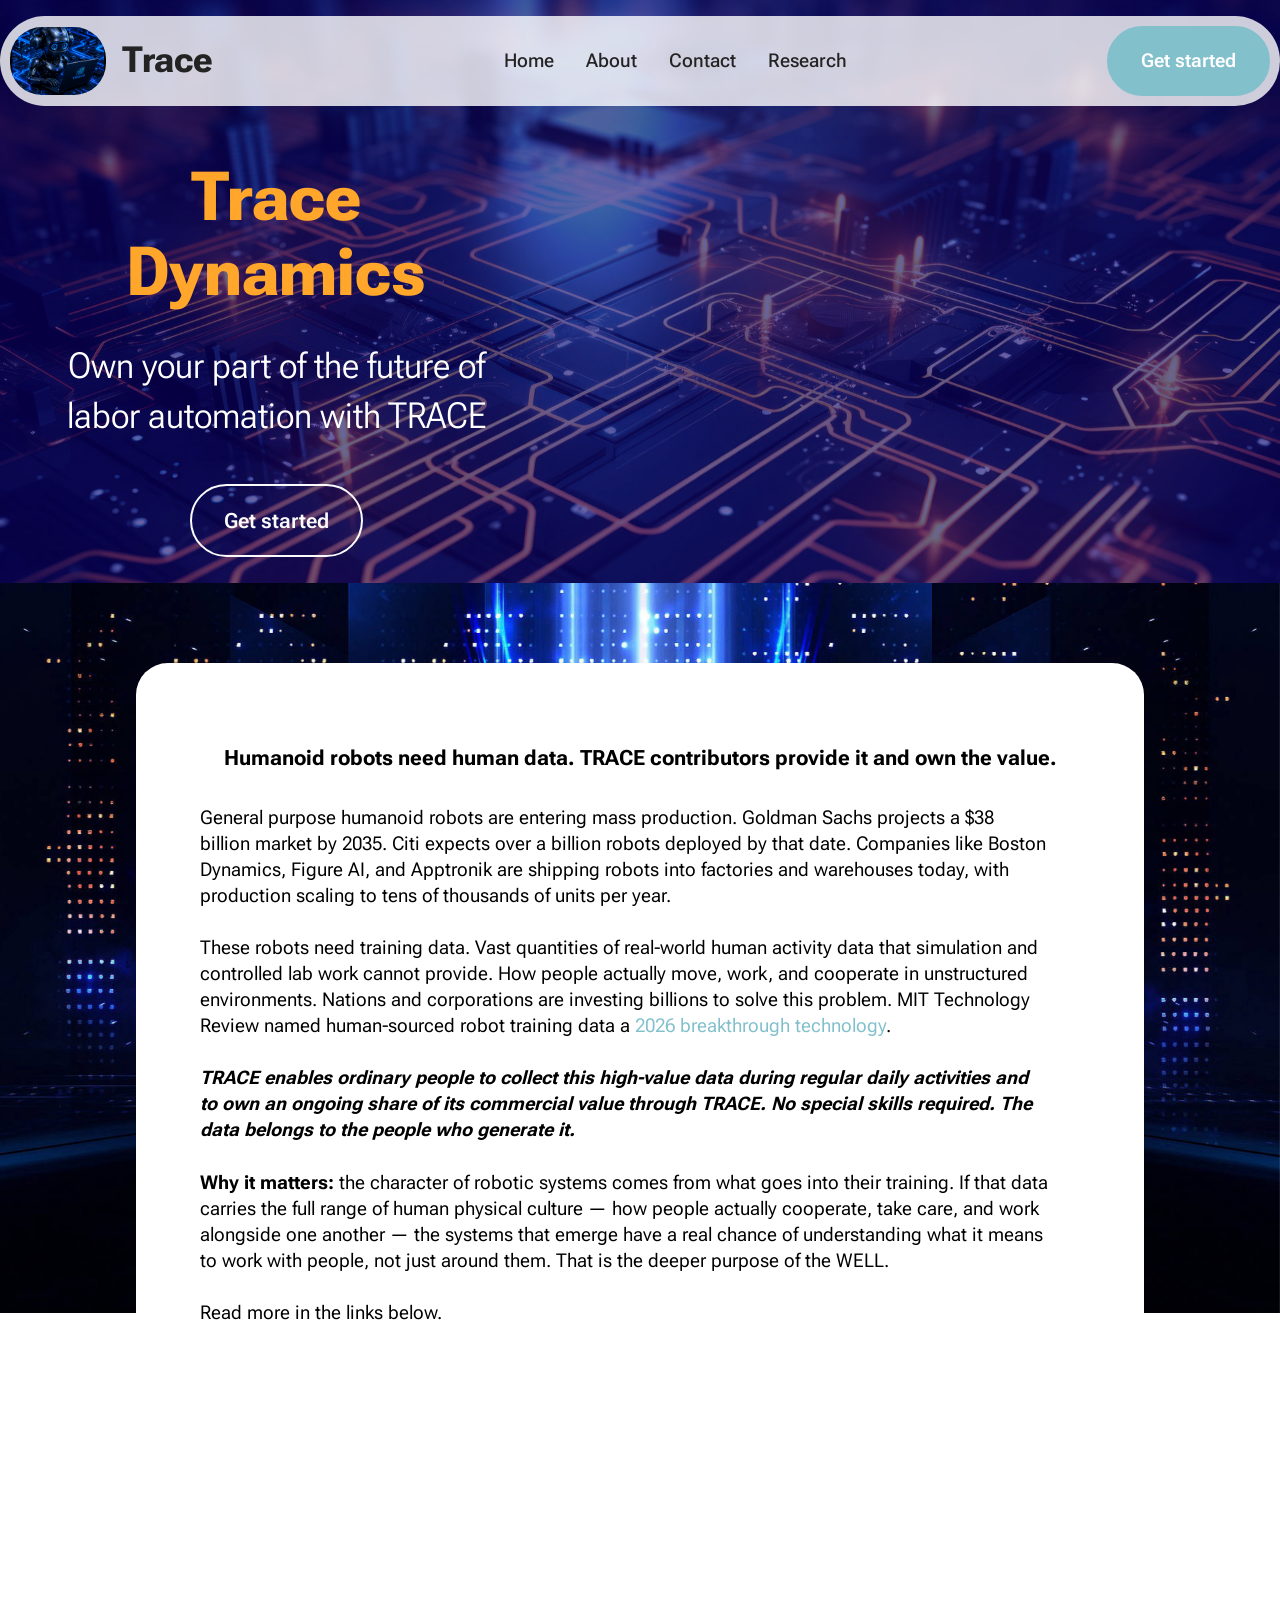
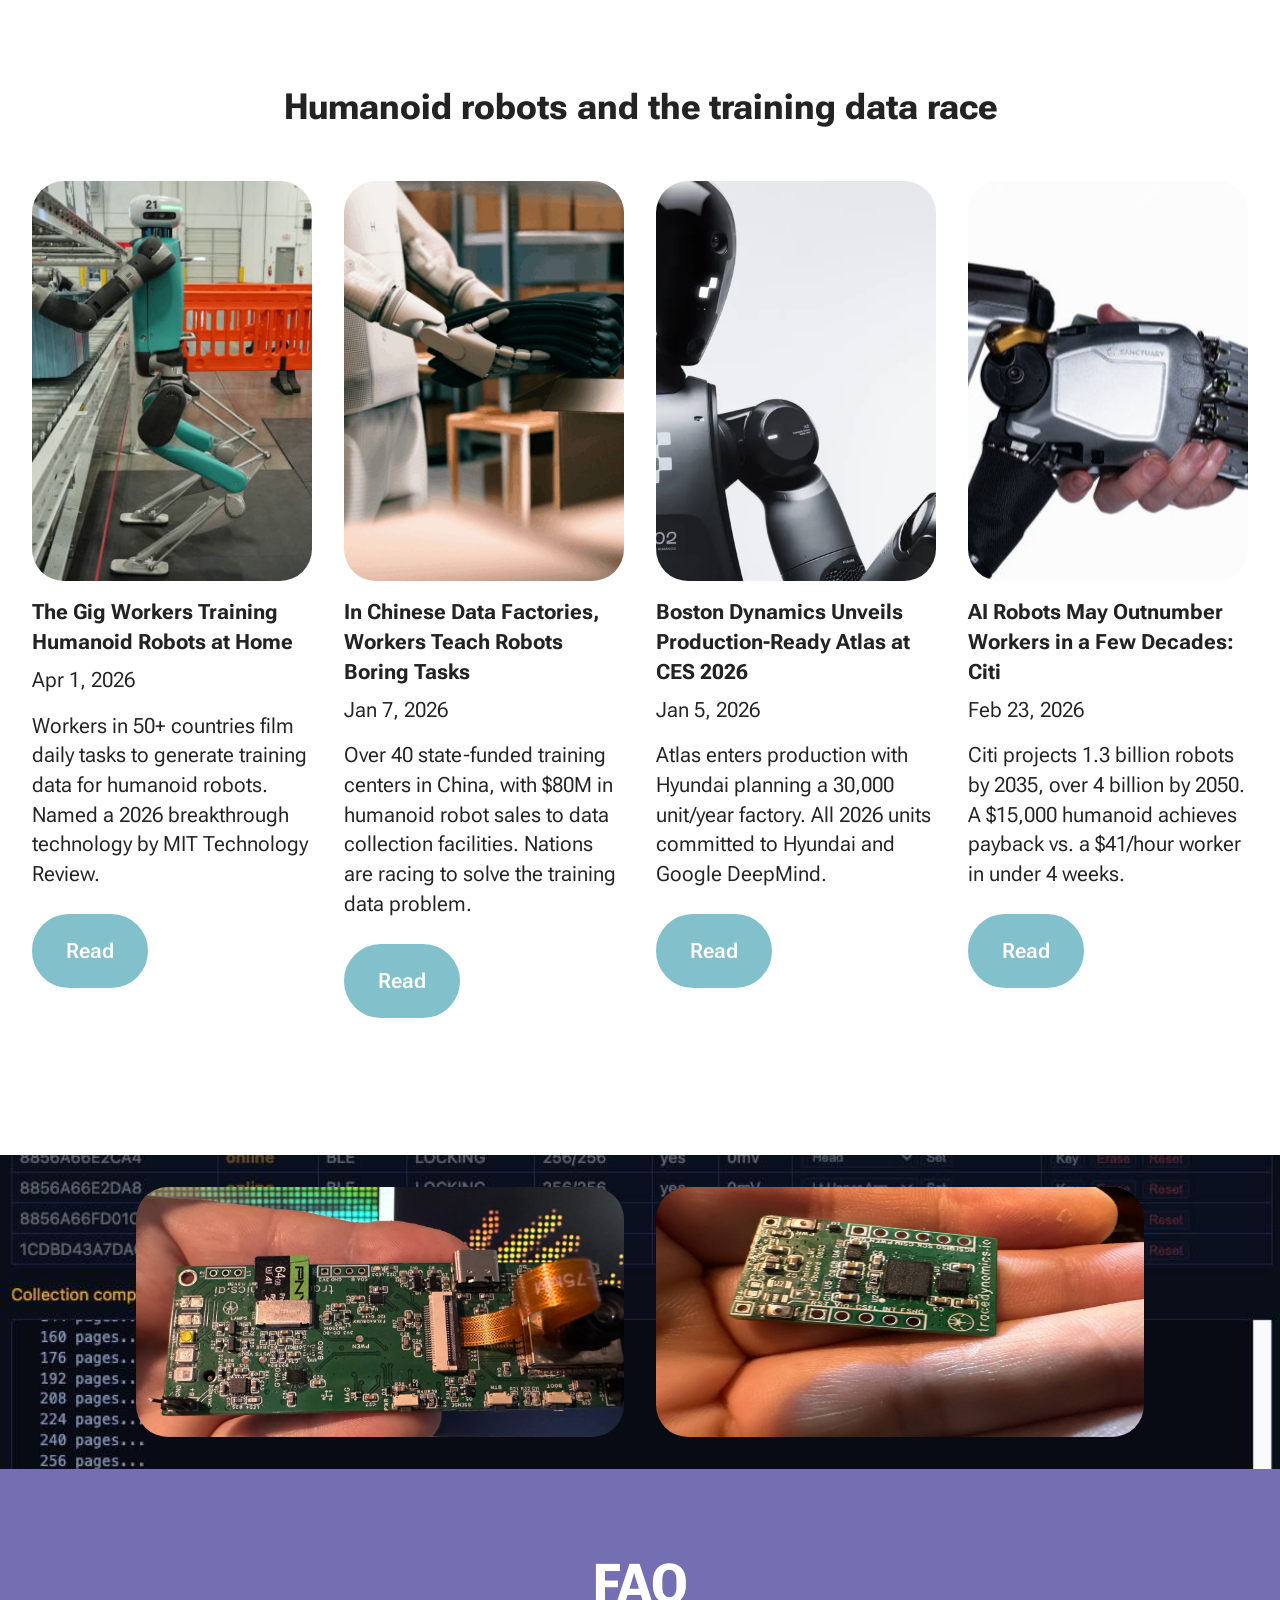
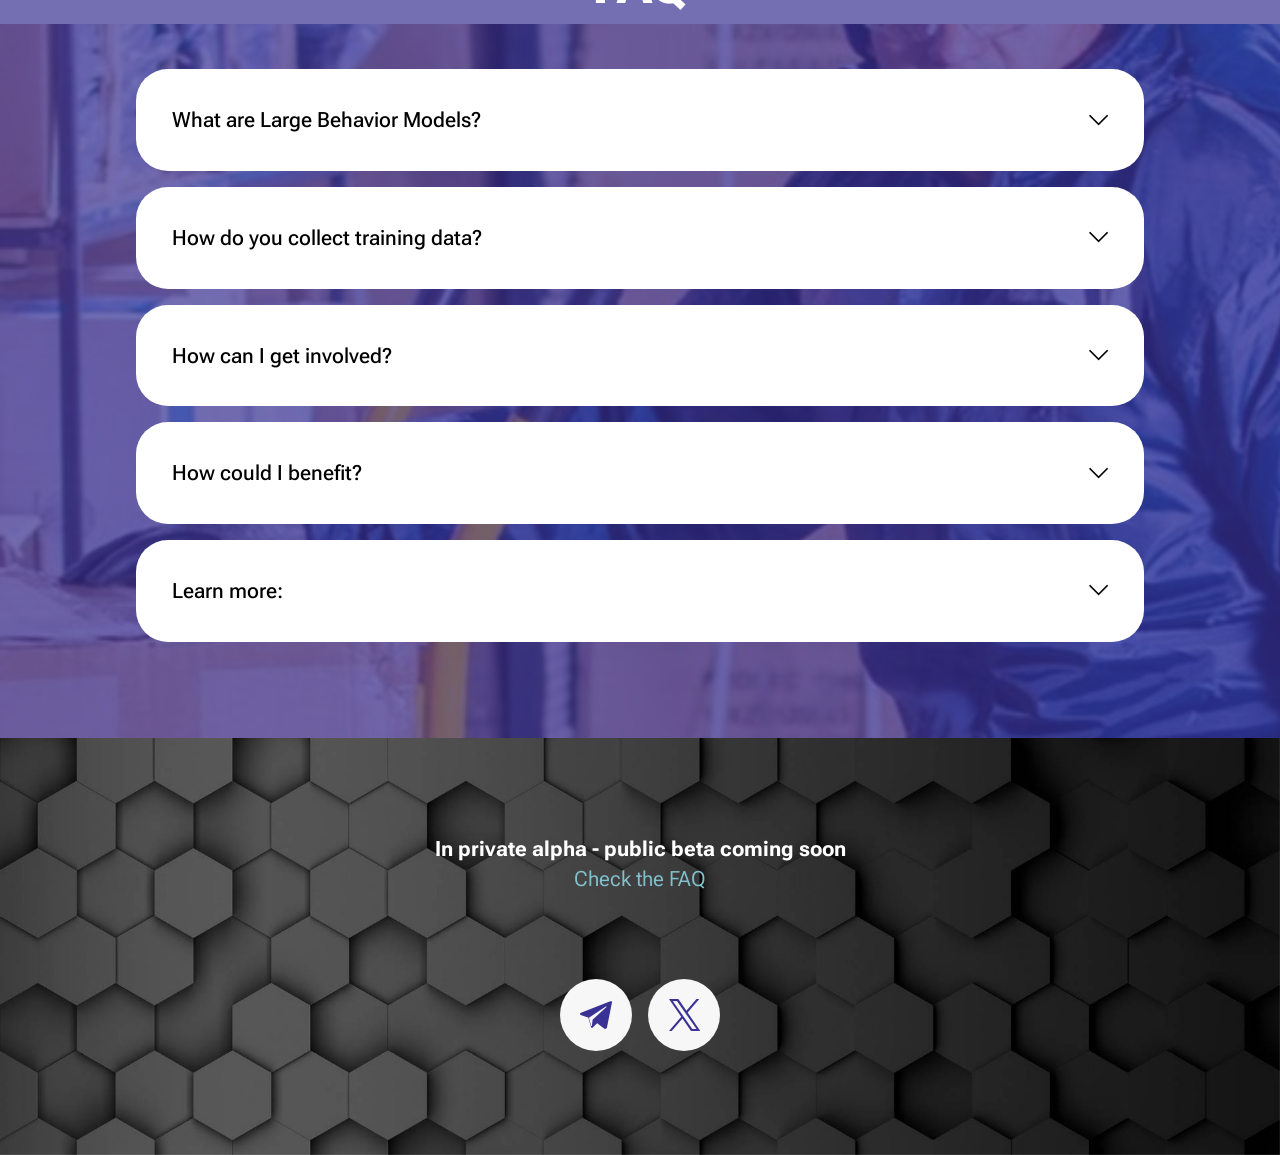
<file: index.html>
<!DOCTYPE html>
<html>
  <head>
    <meta http-equiv="content-type" content="text/html; charset=UTF-8">
    <!-- Site made with Mobirise Website Builder v6.0.1, https://mobirise.com -->
    <meta charset="UTF-8">
    <meta http-equiv="X-UA-Compatible" content="IE=edge">
    <meta name="generator" content="Mobirise v6.0.1, mobirise.com">
    <meta name="viewport" content="width=device-width, initial-scale=1,
      minimum-scale=1">
    <link rel="shortcut icon" href="assets/images/trace-logo-icon.png"
      type="image/x-icon">
    <meta name="description" content="TRACE dynamics web">
    <title>Own the future of labor with TRACE</title>
    <link rel="stylesheet"
      href="assets/web/assets/mobirise-icons2/mobirise2.css">
    <link rel="stylesheet" href="assets/bootstrap/css/bootstrap.min.css">
    <link rel="stylesheet"
      href="assets/bootstrap/css/bootstrap-grid.min.css">
    <link rel="stylesheet"
      href="assets/bootstrap/css/bootstrap-reboot.min.css">
    <link rel="stylesheet" href="assets/parallax/jarallax.css">
    <link rel="stylesheet" href="assets/dropdown/css/style.css">
    <link rel="stylesheet" href="assets/socicon/css/styles.css">
    <link rel="stylesheet" href="assets/theme/css/style.css">
    <link rel="preload"
href="https://fonts.googleapis.com/css2?family=Roboto+Flex:wght@400;700&amp;display=swap&amp;display=swap"
      as="style" onload="this.onload=null;this.rel='stylesheet'">
    <noscript><link rel="stylesheet" href="https://fonts.googleapis.com/css2?family=Roboto+Flex:wght@400;700&amp;display=swap&amp;display=swap"></noscript>
    <link rel="preload" as="style"
      href="assets/mobirise/css/mbr-additional.css?v=Rv1hfA">
    <link rel="stylesheet"
      href="assets/mobirise/css/mbr-additional.css?v=Rv1hfA"
      type="text/css">
    <style>
      @media (min-width: 992px) {
        #news-1-uIbbLhT6Sj .mbr-section-title {
          white-space: nowrap;
          max-width: none;
        }
      }
    </style>
  </head>
  <body>
    <section data-bs-version="5.1" class="menu menu2 cid-uIbbLhTtyY"
      once="menu" id="menu-5-uIbbLhTtyY">
      <nav class="navbar navbar-dropdown navbar-fixed-top
        navbar-expand-lg">
        <div class="container">
          <div class="navbar-brand"> <span class="navbar-logo"> <a
                href="index.html"> <img
                  src="assets/images/trace-logo-icon.png" alt="Trace Dynamics"
                  style="height: 4.3rem;"> </a> </span>
            <span class="navbar-caption-wrap"><a class="navbar-caption
                text-black text-primary display-5">Trace</a></span> </div>
          <button class="navbar-toggler" type="button"
            data-toggle="collapse" data-bs-toggle="collapse"
            data-target="#navbarSupportedContent"
            data-bs-target="#navbarSupportedContent"
            aria-controls="navbarNavAltMarkup" aria-expanded="false"
            aria-label="Toggle navigation">
            <div class="hamburger"> <span></span> <span></span> <span></span>
              <span></span> </div>
          </button>
          <div class="collapse navbar-collapse"
            id="navbarSupportedContent">
            <ul class="navbar-nav nav-dropdown"
              data-app-modern-menu="true">
              <li class="nav-item"> <a class="nav-link link text-black
                  text-primary display-4" href="index.html">Home</a> </li>
              <li class="nav-item"> <a class="nav-link link text-black
                  text-primary display-4"
                  href="about.html">About</a> </li>
              <li class="nav-item"> <a class="nav-link link text-black
                  text-primary display-4"
                  href="index.html#follow-us-2-uIbbLhV8Zy">Contact</a> </li>
              <li class="nav-item"> <a class="nav-link link text-black
                  text-primary display-4"
                  href="researchers.html">Research</a> </li>
            </ul>
            <div class="navbar-buttons mbr-section-btn"><a class="btn
                btn-primary display-4" href="join.html">Get
                started</a></div>
          </div>
        </div>
      </nav>
    </section>
    <section data-bs-version="5.1" class="header18 cid-uIbbLhTMVZ
      mbr-parallax-background" id="hero-16-uIbbLhTMVZ">
      <div class="mbr-overlay" style="opacity: 0.6; background-color:
        rgb(10, 1, 112);"></div>
      <div class="container-fluid">
        <div class="row">
          <div class="content-wrap col-12 col-md-5">
            <h1 class="mbr-section-title mbr-fonts-style mbr-white mb-4
              display-1"> <strong>Trace Dynamics</strong> </h1>
            <p class="mbr-fonts-style mbr-text mbr-white mb-4 display-5">Own

              your part of the future of labor automation with TRACE</p>
            <div class="mbr-section-btn"><a class="btn btn-white-outline
                display-7" href="join.html">Get started</a></div>
          </div>
        </div>
      </div>
    </section>
    <section data-bs-version="5.1" class="article07 cid-uIbbLhTDT6
      mbr-parallax-background" id="about-us-7-uIbbLhTDT6">
      <div class="mbr-overlay" style="opacity: 0; background-color:
        rgb(255, 255, 255);"></div>
      <div class="container">
        <div class="row justify-content-center">
          <div class="card col-md-12 col-lg-10">
            <div class="card-wrapper">
              <h3 class="card-title mbr-fonts-style mbr-white mt-3 mb-4
                display-7"><strong>Humanoid robots need human data. TRACE contributors provide it and own the value.</strong></h3>
              <div class="row card-box align-left">
                <div class="item features-without-image col-12 active">
                  <div class="item-wrapper">
                    <p class="mbr-text mbr-fonts-style display-4">General
                      purpose humanoid robots are entering mass production.
                      Goldman Sachs projects a $38 billion market by 2035.
                      Citi expects over a billion robots deployed by that date.
                      Companies like Boston Dynamics, Figure AI, and Apptronik
                      are shipping robots into factories and warehouses today,
                      with production scaling to tens of thousands of units
                      per year.<br>
                      <br>
                      These robots need training data. Vast quantities of
                      real-world human activity data that simulation and
                      controlled lab work cannot provide. How people actually
                      move, work, and cooperate in unstructured environments.
                      Nations and corporations are investing billions to solve
                      this problem. MIT Technology Review named human-sourced
                      robot training data a
                      <a href="https://www.technologyreview.com/2026/04/01/1134863/humanoid-data-training-gig-economy-2026-breakthrough-technology/"
                        class="text-primary" target="_blank">2026 breakthrough technology</a>.<br>
                      <br>
                      <em><strong>TRACE enables ordinary people to collect
                      this high-value data during regular daily activities
                      and to own an ongoing share of its commercial value
                      through TRACE. No special skills
                      required. The data belongs to the people who
                      generate it.</strong></em><br>
                      <br>
                      <strong>Why it matters:</strong> the character of
                      robotic systems comes from what goes into their
                      training. If that data carries the full range of
                      human physical culture — how people actually
                      cooperate, take care, and work alongside one
                      another — the systems that emerge have a real
                      chance of understanding what it means to work with
                      people, not just around them. That is the deeper
                      purpose of the WELL.<br>
                      <br>
                      Read more in the links below.<br>
                      <br>
                    </p>
                  </div>
                </div>
                <div class="item features-without-image col-12">
                  <div class="item-wrapper">
                    <p class="mbr-text mbr-fonts-style display-7"><br>
                      <br>
                    </p>
                  </div>
                </div>
              </div>
            </div>
          </div>
        </div>
      </div>
    </section>
    <section data-bs-version="5.1" class="features03 cid-uIbbLhT6Sj"
      id="news-1-uIbbLhT6Sj">
      <div class="container-fluid">
        <div class="row justify-content-center mb-5">
          <div class="col-12 content-head">
            <div class="mbr-section-head">
              <h4 class="mbr-section-title mbr-fonts-style align-center
                mb-0 display-5"><strong>Humanoid robots and the training data race</strong></h4>
            </div>
          </div>
        </div>
        <div class="row">
          <div class="item features-image col-12 col-md-6 col-lg-3
            active">
            <div class="item-wrapper">
              <div class="item-img mb-3"> <a
href="https://www.technologyreview.com/2026/04/01/1134863/humanoid-data-training-gig-economy-2026-breakthrough-technology/"
                  target="_blank"><img
                    src="assets/images/agility.jpg-742x417.jpg"
                    alt="Gig workers training humanoid robots" title=""></a> </div>
              <div class="item-content align-left">
                <h5 class="item-title mbr-fonts-style mt-0 mb-2
                  display-7"><strong>The Gig Workers Training
                    Humanoid Robots at Home</strong></h5>
                <p class="mbr-text mbr-fonts-style mb-3 display-7">
                  Apr 1, 2026</p>
                <p class="mbr-text mbr-fonts-style mb-3 display-7">Workers
                  in 50+ countries film daily tasks to generate training
                  data for humanoid robots. Named a 2026 breakthrough
                  technology by MIT Technology Review.</p>
                <div class="mbr-section-btn item-footer"><a
href="https://www.technologyreview.com/2026/04/01/1134863/humanoid-data-training-gig-economy-2026-breakthrough-technology/"
                    class="btn item-btn btn-primary display-7" target="_blank">Read</a></div>
              </div>
            </div>
          </div>
          <div class="item features-image col-12 col-md-6 col-lg-3">
            <div class="item-wrapper">
              <div class="item-img mb-3"> <a
href="https://restofworld.org/2026/china-robots-training-centers-workers/"
                  target="_blank"><img
                    src="assets/images/humanoid.png-742x433.png"
                    alt="Chinese robot training centers" title=""></a> </div>
              <div class="item-content align-left">
                <h5 class="item-title mbr-fonts-style mb-2 mt-0
                  display-7"><strong>In Chinese Data Factories, Workers
                    Teach Robots Boring Tasks</strong></h5>
                <p class="mbr-text mbr-fonts-style mb-3 display-7">
                  Jan 7, 2026</p>
                <p class="mbr-text mbr-fonts-style mb-3 display-7">Over
                  40 state-funded training centers in China, with $80M
                  in humanoid robot sales to data collection facilities.
                  Nations are racing to solve the training data problem.</p>
                <div class="mbr-section-btn item-footer"><a
href="https://restofworld.org/2026/china-robots-training-centers-workers/"
                    class="btn item-btn btn-primary display-7" target="_blank">Read</a></div>
              </div>
            </div>
          </div>
          <div class="item features-image col-12 col-md-6 col-lg-3">
            <div class="item-wrapper">
              <div class="item-img mb-3"> <a
href="https://www.engadget.com/big-tech/boston-dynamics-unveils-production-ready-version-of-atlas-robot-at-ces-2026-234047882.html"
                  target="_blank"><img src="assets/images/figure.webp"
                    alt="Boston Dynamics Atlas production robot" title=""></a> </div>
              <div class="item-content align-left">
                <h5 class="item-title mbr-fonts-style mb-2 mt-0
                  display-7"><strong>Boston Dynamics Unveils
                    Production-Ready Atlas at CES 2026</strong></h5>
                <p class="mbr-text mbr-fonts-style mb-3 display-7">
                  Jan 5, 2026</p>
                <p class="mbr-text mbr-fonts-style mb-3 display-7">Atlas
                  enters production with Hyundai planning a 30,000
                  unit/year factory. All 2026 units committed to
                  Hyundai and Google DeepMind.</p>
                <div class="mbr-section-btn item-footer"><a
href="https://www.engadget.com/big-tech/boston-dynamics-unveils-production-ready-version-of-atlas-robot-at-ces-2026-234047882.html"
                    class="btn item-btn btn-primary display-7" target="_blank">Read</a></div>
              </div>
            </div>
          </div>
          <div class="item features-image col-12 col-md-6 col-lg-3">
            <div class="item-wrapper">
              <div class="item-img mb-3"> <a
href="https://www.cnbc.com/2026/02/23/ai-robots-outnumber-workers-agents-few-decades-citi.html"
                  target="_blank"><img
                    src="assets/images/sanctuary.jpg-742x495.jpeg"
                    alt="Citi Global Insights robot projections" title=""></a> </div>
              <div class="item-content align-left">
                <h5 class="item-title mbr-fonts-style mb-2 mt-0
                  display-7"><strong>AI Robots May Outnumber Workers
                    in a Few Decades: Citi</strong></h5>
                <p class="mbr-text mbr-fonts-style mb-3 display-7">
                  Feb 23, 2026</p>
                <p class="mbr-text mbr-fonts-style mb-3 display-7">Citi
                  projects 1.3 billion robots by 2035, over 4 billion
                  by 2050. A $15,000 humanoid achieves payback vs. a
                  $41/hour worker in under 4 weeks.</p>
                <div class="mbr-section-btn item-footer"><a
href="https://www.cnbc.com/2026/02/23/ai-robots-outnumber-workers-agents-few-decades-citi.html"
                    class="btn item-btn btn-primary display-7" target="_blank">Read</a></div>
              </div>
            </div>
          </div>
        </div>
      </div>
    </section>
    <section data-bs-version="5.1" class="image02 cid-uIbbLhUCE1"
      id="image-13-uIbbLhUCE1" style="padding: 2rem 0; background-image: url('assets/images/trace-swarm-dashboard.jpg'); background-size: cover; background-position: center;">
      <div class="container">
        <div class="row justify-content-center align-items-center">
          <div class="col-12 col-md-5 mb-3 mb-md-0 text-center">
            <img src="assets/images/trace-mmt-carrier-photo.jpg"
              alt="TRACE MMT carrier board"
              style="max-width: 100%; max-height: 250px; border-radius: 4px;">
          </div>
          <div class="col-12 col-md-5 text-center">
            <img src="assets/images/trace-lmt-pcb-hand.jpg"
              alt="TRACE LMT sensor node"
              style="max-width: 100%; max-height: 250px; border-radius: 4px;">
          </div>
        </div>
      </div>
    </section>
    <section data-bs-version="5.1" class="list1 cid-uIbbLhUyl0
      mbr-parallax-background" id="faq-1-uIbbLhUyl0">
      <div class="mbr-overlay" style="opacity: 0.7; background-color:
        rgb(57, 49, 147);"></div>
      <div class="container">
        <div class="row justify-content-center">
          <div class="col-12 col-md-12 col-lg-10 m-auto">
            <div class="content">
              <div class="row justify-content-center mb-5">
                <div class="col-12 content-head">
                  <div class="mbr-section-head">
                    <h4 class="mbr-section-title mbr-fonts-style
                      align-center mb-0 display-2"> <strong>FAQ</strong><strong><br>
                      </strong></h4>
                  </div>
                </div>
              </div>
              <div id="bootstrap-accordion_8" class="panel-group
                accordionStyles accordion" role="tablist"
                aria-multiselectable="true">
                <div class="card">
                  <div class="card-header" role="tab" id="headingOne"> <a
                      role="button" class="panel-title collapsed"
                      data-toggle="collapse" data-bs-toggle="collapse"
                      data-core="" href="#collapse1_8"
                      aria-expanded="false" aria-controls="collapse1">
                      <h6 class="panel-title-edit mbr-semibold
                        mbr-fonts-style mb-0 display-7">What are
                        Large Behavior Models?</h6>
                      <span class="sign mbr-iconfont
                        mobi-mbri-arrow-down"></span> </a> </div>
                  <div id="collapse1_8" class="panel-collapse noScroll
                    collapse" role="tabpanel"
                    aria-labelledby="headingOne"
                    data-parent="#accordion"
                    data-bs-parent="#bootstrap-accordion_8">
                    <div class="panel-body">
                      <p class="mbr-fonts-style panel-text display-7">These
                        are the AI models that give humanoid robots
                        their intelligence. Closely related to the
                        Vision-Language-Action (VLA) models, they
                        enable robots to understand and respond to
                        human actions and language while pursuing the
                        goals they are tasked with. The missing
                        ingredient is training data: vast quantities
                        of real-world human activity data, analogous
                        to the text data that enabled the Large
                        Language Model (LLM) breakthroughs now
                        transforming knowledge work.</p>
                    </div>
                  </div>
                </div>
                <div class="card">
                  <div class="card-header" role="tab" id="headingOne"> <a
                      role="button" class="panel-title collapsed"
                      data-toggle="collapse" data-bs-toggle="collapse"
                      data-core="" href="#collapse2_8"
                      aria-expanded="false" aria-controls="collapse2">
                      <h6 class="panel-title-edit mbr-semibold
                        mbr-fonts-style mb-0 display-7">How do you
                        collect training data?</h6>
                      <span class="sign mbr-iconfont
                        mobi-mbri-arrow-down"></span> </a> </div>
                  <div id="collapse2_8" class="panel-collapse noScroll
                    collapse" role="tabpanel"
                    aria-labelledby="headingOne"
                    data-parent="#accordion"
                    data-bs-parent="#bootstrap-accordion_8">
                    <div class="panel-body">
                      <p class="mbr-fonts-style panel-text display-7">Trace

                        contributors gather data from real-world task
                        interactions during their regular daily
                        activities.&nbsp; This data is then verified,
                        labeled, and processed to create high value
                        training data for robotic AI servitors.</p>
                    </div>
                  </div>
                </div>
                <div class="card">
                  <div class="card-header" role="tab" id="headingOne"> <a
                      role="button" class="panel-title collapsed"
                      data-toggle="collapse" data-bs-toggle="collapse"
                      data-core="" href="#collapse3_8"
                      aria-expanded="false" aria-controls="collapse3">
                      <h6 class="panel-title-edit mbr-semibold
                        mbr-fonts-style mb-0 display-7">How can I get
                        involved?</h6>
                      <span class="sign mbr-iconfont
                        mobi-mbri-arrow-down"></span> </a> </div>
                  <div id="collapse3_8" class="panel-collapse noScroll
                    collapse" role="tabpanel"
                    aria-labelledby="headingOne"
                    data-parent="#accordion"
                    data-bs-parent="#bootstrap-accordion_8">
                    <div class="panel-body">
                      <p class="mbr-fonts-style panel-text display-7">The
                        best way to get involved now is to
                        <a href="join.html" class="text-primary">become
                        a contributor</a> and collect training data
                        during your normal everyday activities. No
                        special skills or extra work required. TRACE
                        wearable sensors collect data automatically
                        during your regular activities and tasks.
                        Join our community channels to stay current
                        and position yourself for early access.<br>
                        <br>
                        Early adopters earn at up to 64x the standard
                        rate, so early involvement matters.</p>
                    </div>
                  </div>
                </div>
                <div class="card">
                  <div class="card-header" role="tab" id="headingOne"> <a
                      role="button" class="panel-title collapsed"
                      data-toggle="collapse" data-bs-toggle="collapse"
                      data-core="" href="#collapse4_8"
                      aria-expanded="false" aria-controls="collapse4">
                      <h6 class="panel-title-edit mbr-semibold
                        mbr-fonts-style mb-0 display-7">How could I
                        benefit?</h6>
                      <span class="sign mbr-iconfont
                        mobi-mbri-arrow-down"></span> </a> </div>
                  <div id="collapse4_8" class="panel-collapse noScroll
                    collapse" role="tabpanel"
                    aria-labelledby="headingOne"
                    data-parent="#accordion"
                    data-bs-parent="#bootstrap-accordion_8">
                    <div class="panel-body">
                      <p class="mbr-fonts-style panel-text display-7">By
                        becoming a contributor, you can contribute to
                        the data WELL and earn an ongoing share of
                        commercial licensing revenues from the TRACE
                        training dataset.<br>
                        <br>
                        Based on current market projections, each
                        data-hour of quality training data could earn an
                        estimated $11 to $82 per year in
                        licensing-revenue share.* To reward the
                        contributors who bootstrap the dataset, the
                        earliest hours are weighted far more heavily — up
                        to 64× the standard rate — so a contributor's
                        first hours can carry a disproportionate
                        share.<br>
                        <br>
                        These are projections, not promises. Revenue
                        accrues only if and as the WELL dataset reaches
                        commercial scale and is successfully licensed,
                        and it builds gradually as the market develops —
                        not overnight.<br>
                        <br>
                        *All figures are speculative and depend on
                        successful licensing of the WELL dataset to
                        commercial users.<br>
                        <br>
                        A market brief explaining the basis of our
                        segment projections is available for
                        review in the <a href="page2.html"
                          class="text-primary">market projections</a>.<br>
                      </p>
                    </div>
                  </div>
                </div>
                <div class="card">
                  <div class="card-header" role="tab" id="headingOne"> <a
                      role="button" class="panel-title collapsed"
                      data-toggle="collapse" data-bs-toggle="collapse"
                      data-core="" href="#collapse5_8"
                      aria-expanded="false" aria-controls="collapse5">
                      <h6 class="panel-title-edit mbr-semibold
                        mbr-fonts-style mb-0 display-7">Learn more:</h6>
                      <span class="sign mbr-iconfont
                        mobi-mbri-arrow-down"></span> </a> </div>
                  <div id="collapse5_8" class="panel-collapse noScroll
                    collapse" role="tabpanel"
                    aria-labelledby="headingOne"
                    data-parent="#accordion"
                    data-bs-parent="#bootstrap-accordion_8">
                    <div class="panel-body">
                      <p class="mbr-fonts-style panel-text display-7">Read

                        through our constantly growing <a
                          href="page3.html" class="text-primary"
                          target="_blank">FAQ </a>or reach out to the
                        team on <a
                          href="https://t.me/+AzoYg8oxvrk4ZTZh"
                          class="text-primary" target="_blank">telegram</a>
                        or <a href="https://x.com/TRCDynamics"
                          class="text-primary" target="_blank">X</a>
                        with your questions.&nbsp;</p>
                    </div>
                  </div>
                </div>
              </div>
            </div>
          </div>
        </div>
      </div>
    </section>
    <section data-bs-version="5.1" class="social05 cid-uIbbLhV8Zy
      mbr-parallax-background" id="follow-us-2-uIbbLhV8Zy">
      <div class="mbr-overlay" style="opacity: 0; background-color:
        rgb(255, 255, 255);"> </div>
      <div class="container">
        <div class="row">
          <h3 class="mbr-section-title align-center mb-5 mbr-fonts-style
            display-7"><strong>In private alpha - public beta coming
              soon</strong><br>
            <strong><em><a href="page3.html" class="text-primary">Check
                  the FAQ</a></em><br>
            </strong><br>
          </h3>
          <div class="col-12">
            <div class="social-row">
              <div class="soc-item"> <a
                  href="https://t.me/+AzoYg8oxvrk4ZTZh" target="_blank">
                  <span class="mbr-iconfont socicon-telegram socicon"></span>
                </a> </div>
              <div class="soc-item"> <a
                  href="https://x.com/TRCDynamics" target="_blank"> <span
                    class="mbr-iconfont socicon-twitter socicon"></span>
                </a> </div>
            </div>
          </div>
        </div>
      </div>
    </section>
    <script src="assets/bootstrap/js/bootstrap.bundle.min.js"></script>
    <script src="assets/parallax/jarallax.js"></script>
    <script src="assets/smoothscroll/smooth-scroll.js"></script>
    <script src="assets/ytplayer/index.js"></script>
    <script src="assets/dropdown/js/navbar-dropdown.js"></script>
    <script src="assets/mbr-switch-arrow/mbr-switch-arrow.js"></script>
    <script src="assets/theme/js/script.js"></script>
  </body>
</html>
</file>
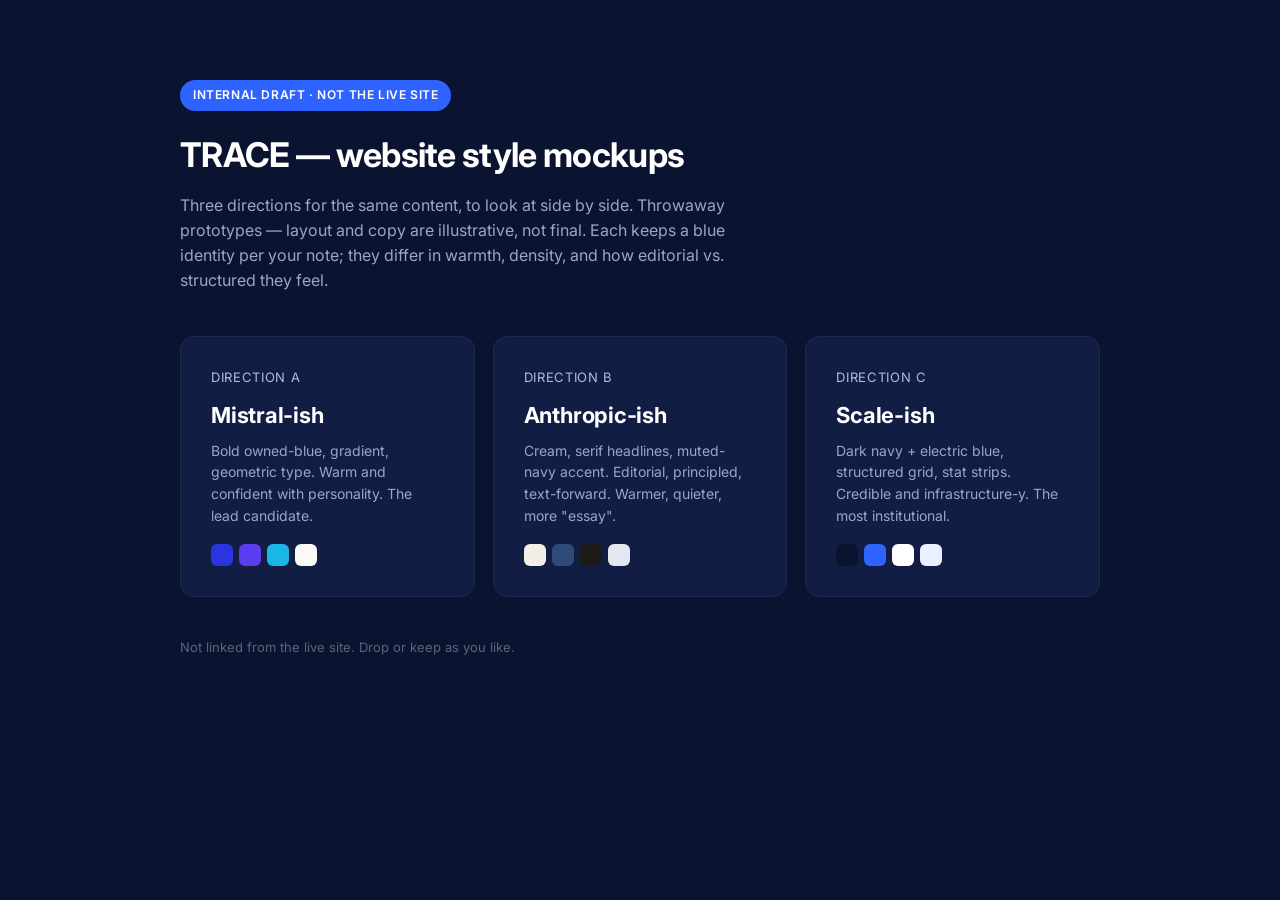
<file: style-mockups/index.html>
<!DOCTYPE html>
<html lang="en">
<head>
<meta charset="UTF-8">
<meta name="robots" content="noindex, nofollow">
<meta name="viewport" content="width=device-width, initial-scale=1">
<title>TRACE — style mockups (internal draft)</title>
<link href="https://fonts.googleapis.com/css2?family=Inter:wght@400;500;600;700&display=swap" rel="stylesheet">
<style>
  *{box-sizing:border-box;margin:0;padding:0}
  body{font-family:Inter,system-ui,sans-serif;background:#0a1430;color:#fff;line-height:1.55;padding:80px 24px;-webkit-font-smoothing:antialiased}
  .wrap{max-width:920px;margin:0 auto}
  h1{font-size:34px;letter-spacing:-.02em}
  .sub{color:#9aa6c8;margin:12px 0 44px;max-width:60ch}
  .grid{display:grid;grid-template-columns:repeat(3,1fr);gap:18px}
  a.card{display:block;background:#111d42;border:1px solid #1d2950;border-radius:14px;padding:30px;color:#fff;text-decoration:none;transition:.15s}
  a.card:hover{transform:translateY(-3px);border-color:#2f63ff}
  .tagn{font-size:13px;letter-spacing:.05em;text-transform:uppercase;color:#aebbe6}
  .card h2{font-size:22px;margin:10px 0 8px;letter-spacing:-.01em}
  .card p{color:#9aa6c8;font-size:14px}
  .swatch{display:flex;gap:6px;margin-top:18px}
  .swatch i{width:22px;height:22px;border-radius:6px;display:block}
  @media(max-width:760px){.grid{grid-template-columns:1fr}}
  footer{color:#5c6478;font-size:13px;margin-top:40px}
</style>
</head>
<body>
<div class="wrap">
  <div style="display:inline-block;background:#2f63ff;color:#fff;font-size:12px;font-weight:600;letter-spacing:.05em;padding:6px 13px;border-radius:999px;margin-bottom:18px">INTERNAL DRAFT · NOT THE LIVE SITE</div>
  <h1>TRACE — website style mockups</h1>
  <p class="sub">Three directions for the same content, to look at side by side. Throwaway prototypes — layout and copy are illustrative, not final. Each keeps a blue identity per your note; they differ in warmth, density, and how editorial vs. structured they feel.</p>
  <div class="grid">
    <a class="card" href="mistral.html">
      <div class="tagn">Direction A</div>
      <h2>Mistral-ish</h2>
      <p>Bold owned-blue, gradient, geometric type. Warm and confident with personality. The lead candidate.</p>
      <div class="swatch"><i style="background:#2b34e0"></i><i style="background:#5b3df0"></i><i style="background:#19b6e6"></i><i style="background:#fbfaf6"></i></div>
    </a>
    <a class="card" href="anthropic.html">
      <div class="tagn">Direction B</div>
      <h2>Anthropic-ish</h2>
      <p>Cream, serif headlines, muted-navy accent. Editorial, principled, text-forward. Warmer, quieter, more "essay".</p>
      <div class="swatch"><i style="background:#f3efe6"></i><i style="background:#2f4a78"></i><i style="background:#1c1b18"></i><i style="background:#e3e7f0"></i></div>
    </a>
    <a class="card" href="scale.html">
      <div class="tagn">Direction C</div>
      <h2>Scale-ish</h2>
      <p>Dark navy + electric blue, structured grid, stat strips. Credible and infrastructure-y. The most institutional.</p>
      <div class="swatch"><i style="background:#0a1430"></i><i style="background:#2f63ff"></i><i style="background:#ffffff"></i><i style="background:#eaf0ff"></i></div>
    </a>
  </div>
  <footer>Not linked from the live site. Drop or keep as you like.</footer>
</div>
</body>
</html>
</file>
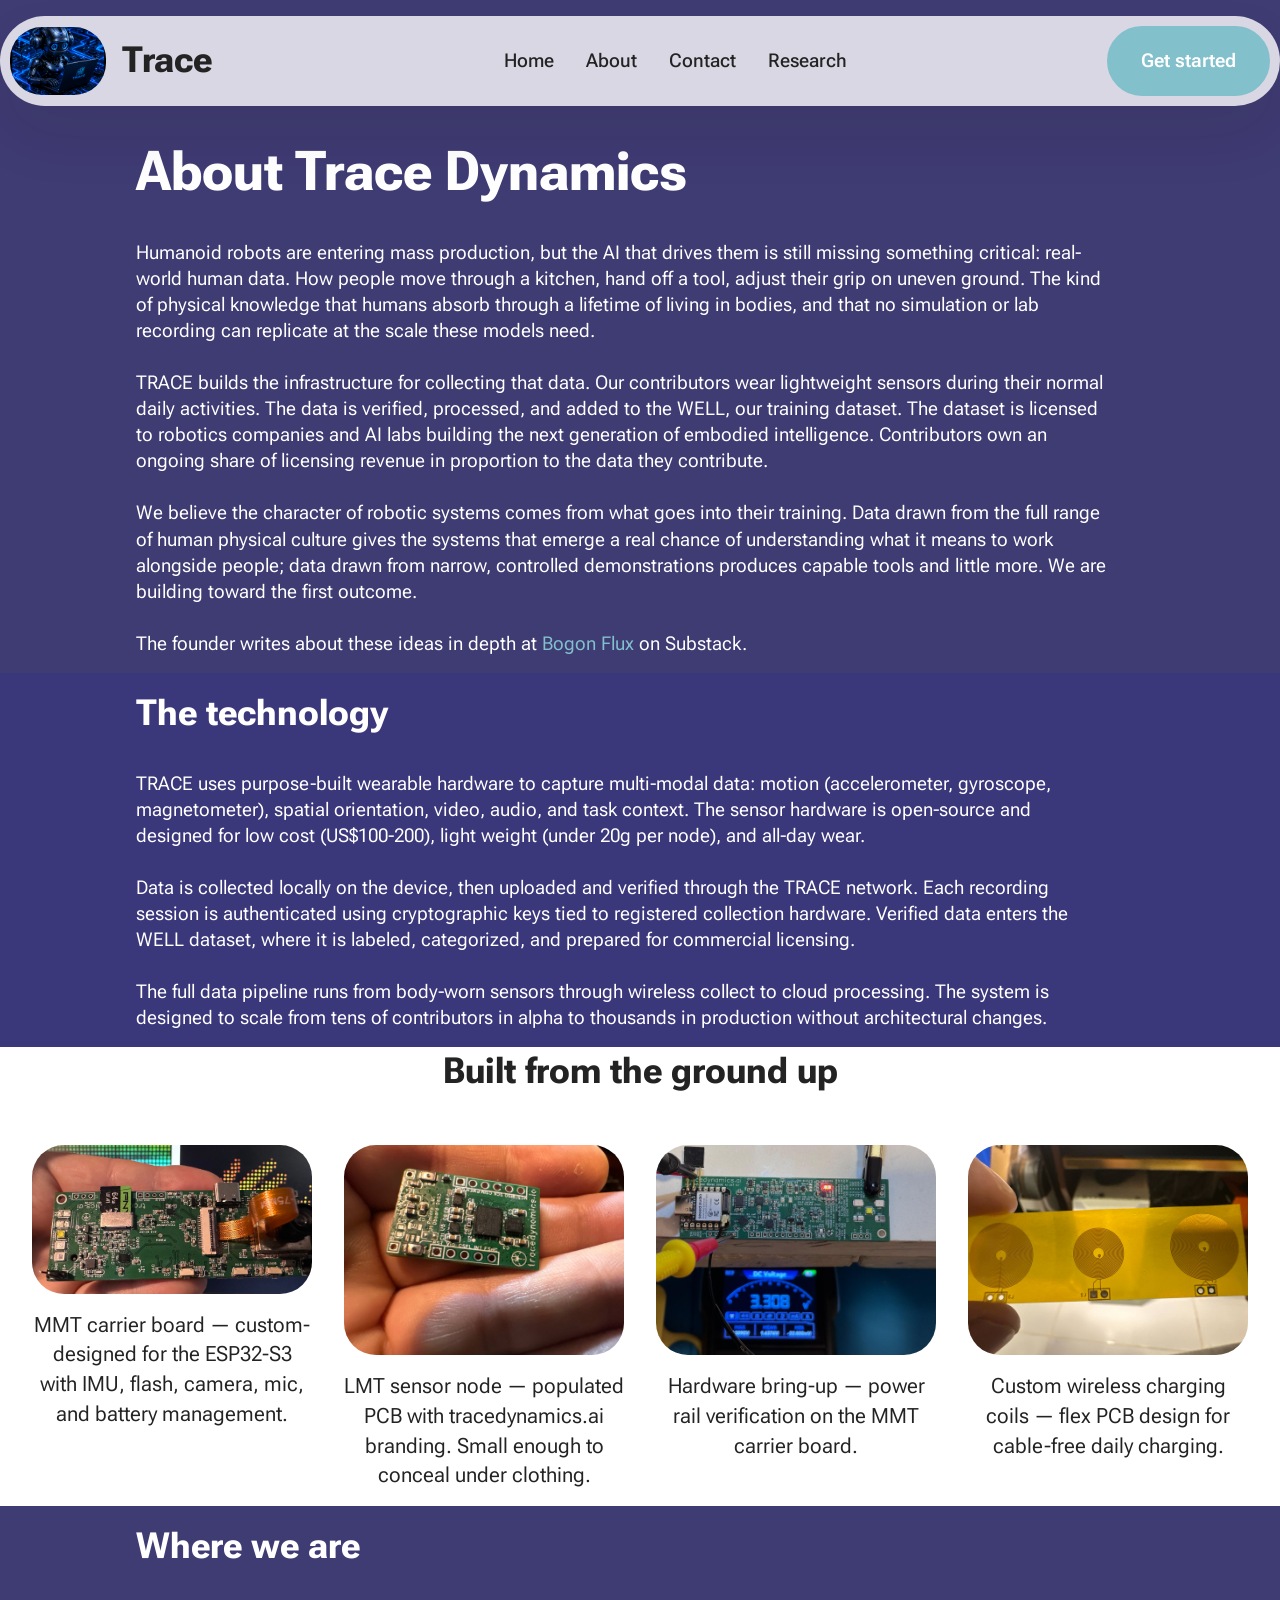
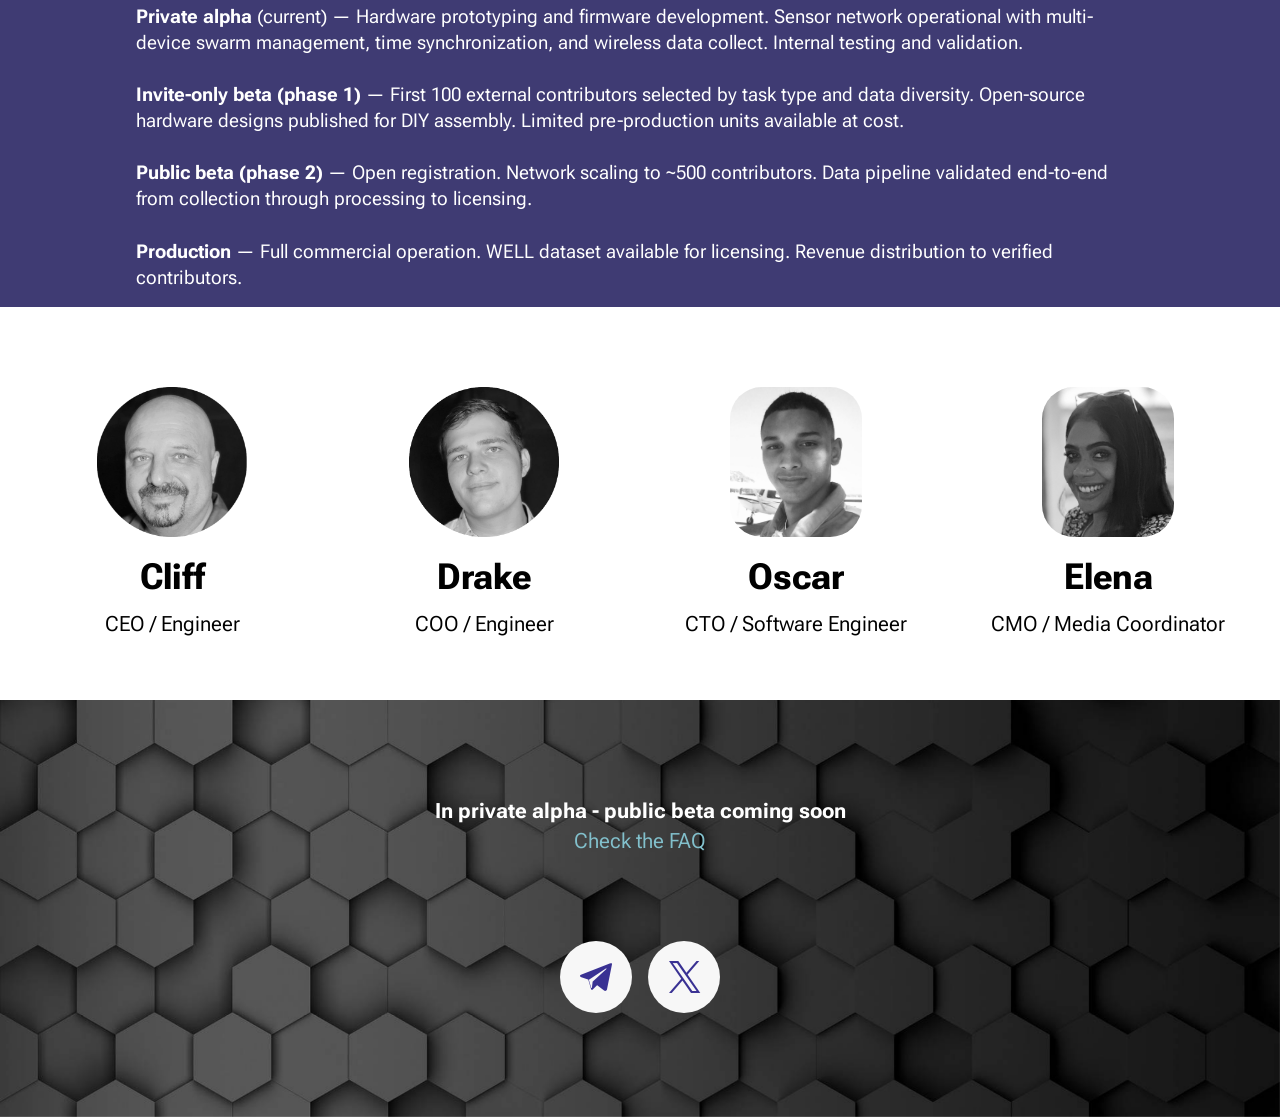
<file: about.html>
<!DOCTYPE html>
<html>
  <head>

    <meta http-equiv="content-type" content="text/html; charset=UTF-8">
    <meta charset="UTF-8">
    <meta http-equiv="X-UA-Compatible" content="IE=edge">
    <meta name="viewport" content="width=device-width, initial-scale=1,
      minimum-scale=1">
    <link rel="shortcut icon" href="assets/images/trace-logo-icon.png"
      type="image/x-icon">
    <meta name="description" content="About Trace Dynamics - building training data infrastructure for embodied AI">
    <title>About Trace Dynamics</title>
    <link rel="stylesheet"
      href="assets/web/assets/mobirise-icons2/mobirise2.css">
    <link rel="stylesheet" href="assets/bootstrap/css/bootstrap.min.css">
    <link rel="stylesheet"
      href="assets/bootstrap/css/bootstrap-grid.min.css">
    <link rel="stylesheet"
      href="assets/bootstrap/css/bootstrap-reboot.min.css">
    <link rel="stylesheet" href="assets/parallax/jarallax.css">
    <link rel="stylesheet" href="assets/dropdown/css/style.css">
    <link rel="stylesheet" href="assets/socicon/css/styles.css">
    <link rel="stylesheet" href="assets/theme/css/style.css">
    <link rel="preload"
href="https://fonts.googleapis.com/css2?family=Roboto+Flex:wght@400;700&amp;display=swap&amp;display=swap"
      as="style" onload="this.onload=null;this.rel='stylesheet'">
    <noscript><link rel="stylesheet" href="https://fonts.googleapis.com/css2?family=Roboto+Flex:wght@400;700&amp;display=swap&amp;display=swap"></noscript>
    <link rel="preload" as="style"
      href="assets/mobirise/css/mbr-additional.css?v=Rv1hfA">
    <link rel="stylesheet"
      href="assets/mobirise/css/mbr-additional.css?v=Rv1hfA"
      type="text/css">
  </head>
  <body>
    <section data-bs-version="5.1" class="menu menu2 cid-uIbbLhTtyY"
      once="menu" id="menu02-a">
      <nav class="navbar navbar-dropdown navbar-fixed-top
        navbar-expand-lg">
        <div class="container">
          <div class="navbar-brand"> <span class="navbar-logo"> <a
                href="index.html"> <img
                  src="assets/images/trace-logo-icon.png" alt="Trace Dynamics"
                  style="height: 4.3rem;"> </a> </span>
            <span class="navbar-caption-wrap"><a class="navbar-caption
                text-black text-primary display-5" href="index.html">Trace</a></span> </div>
          <button class="navbar-toggler" type="button"
            data-toggle="collapse" data-bs-toggle="collapse"
            data-target="#navbarSupportedContent"
            data-bs-target="#navbarSupportedContent"
            aria-controls="navbarNavAltMarkup" aria-expanded="false"
            aria-label="Toggle navigation">
            <div class="hamburger"> <span></span> <span></span> <span></span>
              <span></span> </div>
          </button>
          <div class="collapse navbar-collapse"
            id="navbarSupportedContent">
            <ul class="navbar-nav nav-dropdown"
              data-app-modern-menu="true">
              <li class="nav-item"> <a class="nav-link link text-black
                  text-primary display-4" href="index.html">Home</a> </li>
              <li class="nav-item"> <a class="nav-link link text-black
                  text-primary display-4"
                  href="about.html">About</a> </li>
              <li class="nav-item"> <a class="nav-link link text-black
                  text-primary display-4"
                  href="index.html#follow-us-2-uIbbLhV8Zy">Contact</a> </li>
              <li class="nav-item"> <a class="nav-link link text-black
                  text-primary display-4"
                  href="researchers.html">Research</a> </li>
            </ul>
            <div class="navbar-buttons mbr-section-btn"><a class="btn
                btn-primary display-4" href="join.html">Get
                started</a></div>
          </div>
        </div>
      </nav>
    </section>

    <!-- Mission -->
    <section data-bs-version="5.1" class="article07 cid-about-mission
      mbr-parallax-background" id="about-mission" style="padding-top: 120px;">
      <div class="mbr-overlay" style="opacity: 0.8; background-color:
        rgb(15, 10, 80);"></div>
      <div class="container">
        <div class="row justify-content-center">
          <div class="card col-md-12 col-lg-10">
            <div class="card-wrapper">
              <h3 class="card-title mbr-fonts-style mbr-white mt-3 mb-4
                display-2"><strong>About Trace Dynamics</strong></h3>
              <div class="row card-box align-left">
                <div class="item features-without-image col-12 active">
                  <div class="item-wrapper">
                    <p class="mbr-text mbr-fonts-style mbr-white display-4">
                      Humanoid robots are entering mass production, but
                      the AI that drives them is still missing something
                      critical: real-world human data. How people move
                      through a kitchen, hand off a tool, adjust their
                      grip on uneven ground. The kind of physical
                      knowledge that humans absorb through a lifetime of
                      living in bodies, and that no simulation or lab
                      recording can replicate at the scale these models
                      need.<br>
                      <br>
                      TRACE builds the infrastructure for collecting
                      that data. Our contributors wear lightweight
                      sensors during their normal daily activities. The
                      data is verified, processed, and added to the
                      WELL, our training dataset. The dataset is licensed to robotics
                      companies and AI labs building the next generation
                      of embodied intelligence. Contributors own an
                      ongoing share of licensing revenue in proportion
                      to the data they contribute.<br>
                      <br>
                      We believe the character of robotic systems comes
                      from what goes into their training. Data drawn from
                      the full range of human physical culture gives the
                      systems that emerge a real chance of understanding
                      what it means to work alongside people; data drawn
                      from narrow, controlled demonstrations produces
                      capable tools and little more. We are building
                      toward the first outcome.<br>
                      <br>
                      The founder writes about these ideas in depth at
                      <a href="https://ctsmyth.substack.com/"
                        class="text-primary" target="_blank">Bogon
                        Flux</a> on Substack.<br>
                    </p>
                  </div>
                </div>
              </div>
            </div>
          </div>
        </div>
      </div>
    </section>

    <!-- Technology -->
    <section data-bs-version="5.1" class="article07 cid-about-tech"
      id="about-tech">
      <div class="mbr-overlay" style="opacity: 0.85; background-color:
        rgb(25, 20, 100);"></div>
      <div class="container">
        <div class="row justify-content-center">
          <div class="card col-md-12 col-lg-10">
            <div class="card-wrapper">
              <h3 class="card-title mbr-fonts-style mbr-white mt-3 mb-4
                display-5"><strong>The technology</strong></h3>
              <div class="row card-box align-left">
                <div class="item features-without-image col-12 active">
                  <div class="item-wrapper">
                    <p class="mbr-text mbr-fonts-style mbr-white display-4">
                      TRACE uses purpose-built wearable hardware to
                      capture multi-modal data: motion (accelerometer,
                      gyroscope, magnetometer), spatial orientation,
                      video, audio, and task context. The sensor hardware is open-source and
                      designed for low cost (US$100-200), light weight
                      (under 20g per node), and all-day wear.<br>
                      <br>
                      Data is collected locally on the device, then
                      uploaded and verified through the TRACE network.
                      Each recording session is authenticated using
                      cryptographic keys tied to registered collection
                      hardware. Verified data enters the WELL dataset,
                      where it is labeled, categorized, and prepared
                      for commercial licensing.<br>
                      <br>
                      The full data pipeline runs from body-worn
                      sensors through wireless collect to cloud
                      processing. The system is designed to scale from
                      tens of contributors in alpha to thousands in
                      production without architectural changes.<br>
                    </p>
                  </div>
                </div>
              </div>
            </div>
          </div>
        </div>
      </div>
    </section>

    <!-- Hardware gallery -->
    <section data-bs-version="5.1" class="features03 cid-about-gallery"
      id="about-gallery">
      <div class="container-fluid">
        <div class="row justify-content-center mb-5">
          <div class="col-12 content-head">
            <div class="mbr-section-head">
              <h4 class="mbr-section-title mbr-fonts-style align-center
                mb-0 display-5"><strong>Built from the ground up</strong></h4>
            </div>
          </div>
        </div>
        <div class="row justify-content-center">
          <div class="item features-image col-12 col-md-6 col-lg-3">
            <div class="item-wrapper">
              <div class="item-img mb-3">
                <img src="assets/images/trace-mmt-carrier-photo.jpg"
                  alt="MMT carrier board - custom PCB design"
                  style="width: 100%; border-radius: 4px;">
              </div>
              <div class="item-content align-center" style="text-align: center;">
                <p class="mbr-text mbr-fonts-style display-7">MMT carrier board — custom-designed for the ESP32-S3 with IMU, flash, camera, mic, and battery management.</p>
              </div>
            </div>
          </div>
          <div class="item features-image col-12 col-md-6 col-lg-3">
            <div class="item-wrapper">
              <div class="item-img mb-3">
                <img src="assets/images/trace-lmt-pcb-hand.jpg"
                  alt="LMT sensor node PCB in hand"
                  style="width: 100%; border-radius: 4px;">
              </div>
              <div class="item-content align-center" style="text-align: center;">
                <p class="mbr-text mbr-fonts-style display-7">LMT sensor node — populated PCB with tracedynamics.ai branding. Small enough to conceal under clothing.</p>
              </div>
            </div>
          </div>
          <div class="item features-image col-12 col-md-6 col-lg-3">
            <div class="item-wrapper">
              <div class="item-img mb-3">
                <img src="assets/images/trace-mmt-bench-test.jpg"
                  alt="MMT board under test on workbench"
                  style="width: 100%; border-radius: 4px;">
              </div>
              <div class="item-content align-center" style="text-align: center;">
                <p class="mbr-text mbr-fonts-style display-7">Hardware bring-up — power rail verification on the MMT carrier board.</p>
              </div>
            </div>
          </div>
          <div class="item features-image col-12 col-md-6 col-lg-3">
            <div class="item-wrapper">
              <div class="item-img mb-3">
                <img src="assets/images/trace-wireless-charging-coils.jpg"
                  alt="Custom flex PCB wireless charging coils"
                  style="width: 100%; border-radius: 4px;">
              </div>
              <div class="item-content align-center" style="text-align: center;">
                <p class="mbr-text mbr-fonts-style display-7">Custom wireless charging coils — flex PCB design for cable-free daily charging.</p>
              </div>
            </div>
          </div>
        </div>
      </div>
    </section>

    <!-- Roadmap -->
    <section data-bs-version="5.1" class="article07 cid-about-roadmap"
      id="about-roadmap">
      <div class="mbr-overlay" style="opacity: 0.8; background-color:
        rgb(15, 10, 80);"></div>
      <div class="container">
        <div class="row justify-content-center">
          <div class="card col-md-12 col-lg-10">
            <div class="card-wrapper">
              <h3 class="card-title mbr-fonts-style mbr-white mt-3 mb-4
                display-5"><strong>Where we are</strong></h3>
              <div class="row card-box align-left">
                <div class="item features-without-image col-12 active">
                  <div class="item-wrapper">
                    <p class="mbr-text mbr-fonts-style mbr-white display-4">
                      <strong>Private alpha</strong> (current) —
                      Hardware prototyping and firmware development.
                      Sensor network operational with multi-device
                      swarm management, time synchronization, and
                      wireless data collect. Internal testing and
                      validation.<br>
                      <br>
                      <strong>Invite-only beta (phase 1)</strong> —
                      First 100 external contributors selected
                      by task type and data diversity. Open-source
                      hardware designs published for DIY assembly.
                      Limited pre-production units available at cost.<br>
                      <br>
                      <strong>Public beta (phase 2)</strong> —
                      Open registration. Network scaling to ~500
                      contributors. Data pipeline validated end-to-end
                      from collection through processing to
                      licensing.<br>
                      <br>
                      <strong>Production</strong> — Full commercial
                      operation. WELL dataset available for licensing.
                      Revenue distribution to verified contributors.<br>
                    </p>
                  </div>
                </div>
              </div>
            </div>
          </div>
        </div>
      </div>
    </section>

    <!-- Team -->
    <section data-bs-version="5.1" class="people03 cid-uIbbLhVtNQ"
      id="about-team" style="padding-bottom: 1rem;">
      <style>
        #about-team .item-img { height: auto !important; }
        #about-team .item-img img { display: block; margin: 0 auto; }
      </style>
      <div class="container-fluid">
        <div class="row justify-content-center">
          <div class="item features-image col-12 col-md-6 col-lg-3">
            <div class="item-wrapper">
              <div class="item-img mb-3" style="text-align: center;"> <img
                  src="assets/images/cliff.png-1-495x498.png"
                  alt="Cliff - CEO / Engineer" title=""
                  style="max-height: 150px; width: auto; object-fit: cover;"> </div>
              <div class="item-content align-center" style="text-align: center;">
                <h5 class="item-title mbr-fonts-style display-5"> <strong>Cliff</strong></h5>
                <h6 class="item-subtitle mbr-fonts-style mb-3 display-7">CEO
                  / Engineer</h6>
              </div>
            </div>
          </div>
          <div class="item features-image col-12 col-md-6 col-lg-3">
            <div class="item-wrapper">
              <div class="item-img mb-3" style="text-align: center;"> <img
                  src="assets/images/drake.png-500x500.png"
                  alt="Drake - COO / Engineer" title=""
                  style="max-height: 150px; width: auto; object-fit: cover;"> </div>
              <div class="item-content align-center" style="text-align: center;">
                <h5 class="item-title mbr-fonts-style display-5"> <strong>Drake</strong></h5>
                <h6 class="item-subtitle mbr-fonts-style mb-3 display-7">COO
                  / Engineer</h6>
              </div>
            </div>
          </div>
          <div class="item features-image col-12 col-md-6 col-lg-3">
            <div class="item-wrapper">
              <div class="item-img mb-3" style="text-align: center;"> <img
                  src="assets/images/oscar2jpg.jpg-631x719.jpg"
                  alt="Oscar - CTO / Software Engineer" title=""
                  style="max-height: 150px; width: auto; object-fit: cover;"> </div>
              <div class="item-content align-center" style="text-align: center;">
                <h5 class="item-title mbr-fonts-style display-5"> <strong>Oscar</strong></h5>
                <h6 class="item-subtitle mbr-fonts-style mb-3 display-7">CTO
                  / Software Engineer</h6>
              </div>
            </div>
          </div>
          <div class="item features-image col-12 col-md-6 col-lg-3">
            <div class="item-wrapper">
              <div class="item-img mb-3" style="text-align: center;"> <img
                  src="assets/images/img-5305.png-1-742x1095.png"
                  alt="Elena - CMO / Media Coordinator" title=""
                  style="max-height: 150px; width: auto; object-fit: cover;"> </div>
              <div class="item-content align-center" style="text-align: center;">
                <h5 class="item-title mbr-fonts-style display-5"> <strong>Elena</strong></h5>
                <h6 class="item-subtitle mbr-fonts-style mb-3 display-7">CMO
                  / Media Coordinator</h6>
              </div>
            </div>
          </div>
        </div>
      </div>
    </section>

    <section data-bs-version="5.1" class="social05 cid-uIbbLhV8Zy
      mbr-parallax-background" id="social05-a">
      <div class="mbr-overlay" style="opacity: 0; background-color:
        rgb(255, 255, 255);"> </div>
      <div class="container">
        <div class="row">
          <h3 class="mbr-section-title align-center mb-5 mbr-fonts-style
            display-7"><strong>In private alpha - public beta coming
              soon</strong><br>
            <strong><em><a href="page3.html" class="text-primary">Check
                  the FAQ</a></em><br>
            </strong><br>
          </h3>
          <div class="col-12">
            <div class="social-row">
              <div class="soc-item"> <a
                  href="https://t.me/+AzoYg8oxvrk4ZTZh" target="_blank">
                  <span class="mbr-iconfont socicon-telegram socicon"></span>
                </a> </div>
              <div class="soc-item"> <a
                  href="https://x.com/TRCDynamics" target="_blank"> <span
                    class="mbr-iconfont socicon-twitter socicon"></span>
                </a> </div>
            </div>
          </div>
        </div>
      </div>
    </section>
    <script src="assets/bootstrap/js/bootstrap.bundle.min.js"></script>
    <script src="assets/parallax/jarallax.js"></script>
    <script src="assets/smoothscroll/smooth-scroll.js"></script>
    <script src="assets/ytplayer/index.js"></script>
    <script src="assets/dropdown/js/navbar-dropdown.js"></script>
    <script src="assets/theme/js/script.js"></script>
  </body>
</html>
</file>
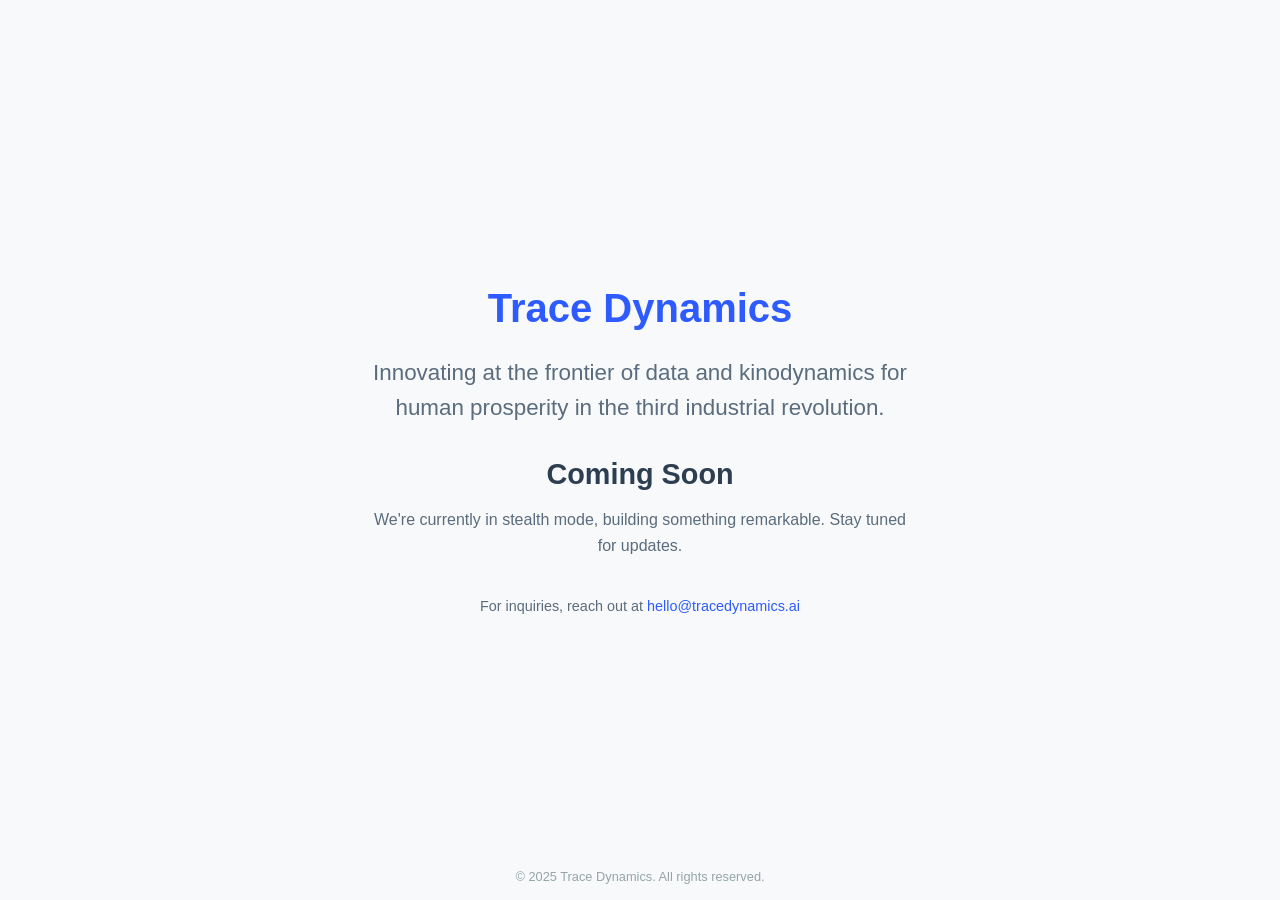
<file: COMING_SOON_index.html>
<!DOCTYPE html>
<html lang="en">
<head>
    <meta charset="UTF-8">
    <meta name="viewport" content="width=device-width, initial-scale=1.0">
    <title>Trace Dynamics | Coming Soon</title>
    <style>
        * {
            margin: 0;
            padding: 0;
            box-sizing: border-box;
            font-family: 'Segoe UI', Tahoma, Geneva, Verdana, sans-serif;
        }

        body {
            background-color: #f8f9fa;
            color: #2c3e50;
            height: 100vh;
            display: flex;
            justify-content: center;
            align-items: center;
            text-align: center;
        }

        .container {
            max-width: 600px;
            padding: 2rem;
        }

        .logo {
            font-size: 2.5rem;
            font-weight: 700;
            color: #2e5bff; /* Royal Blue */
            margin-bottom: 1.5rem;
        }

        .tagline {
            font-size: 1.4rem;
            color: #5a6c7d;
            margin-bottom: 2rem;
            line-height: 1.6;
        }

        .coming-soon {
            font-size: 1.8rem;
            font-weight: 600;
            color: #2c3e50;
            margin-bottom: 1rem;
        }

        .description {
            font-size: 1rem;
            color: #5a6c7d;
            margin-bottom: 2.5rem;
            line-height: 1.6;
        }

        .contact {
            font-size: 0.9rem;
            color: #5a6c7d;
            margin-top: 2rem;
        }

        .contact a {
            color: #2e5bff;
            text-decoration: none;
            font-weight: 500;
        }

        .contact a:hover {
            text-decoration: underline;
        }

        .footer {
            position: fixed;
            bottom: 1rem;
            left: 0;
            right: 0;
            text-align: center;
            font-size: 0.8rem;
            color: #95a5a6;
        }
    </style>
</head>
<body>
    <div class="container">
        <div class="logo">Trace Dynamics</div>
        <div class="tagline">
            Innovating at the frontier of data and kinodynamics for
            human prosperity in the third industrial revolution.
        </div>
        <div class="coming-soon">Coming Soon</div>
        <div class="description">
            We're currently in stealth mode, building something remarkable.
            Stay tuned for updates.
        </div>
        <div class="contact">
            For inquiries, reach out at <a href="mailto:hello@tracedynamics.ai">hello@tracedynamics.ai</a>
        </div>
    </div>
    <div class="footer">
        &copy; 2025 Trace Dynamics. All rights reserved.
    </div>
</body>
</html>
</file>
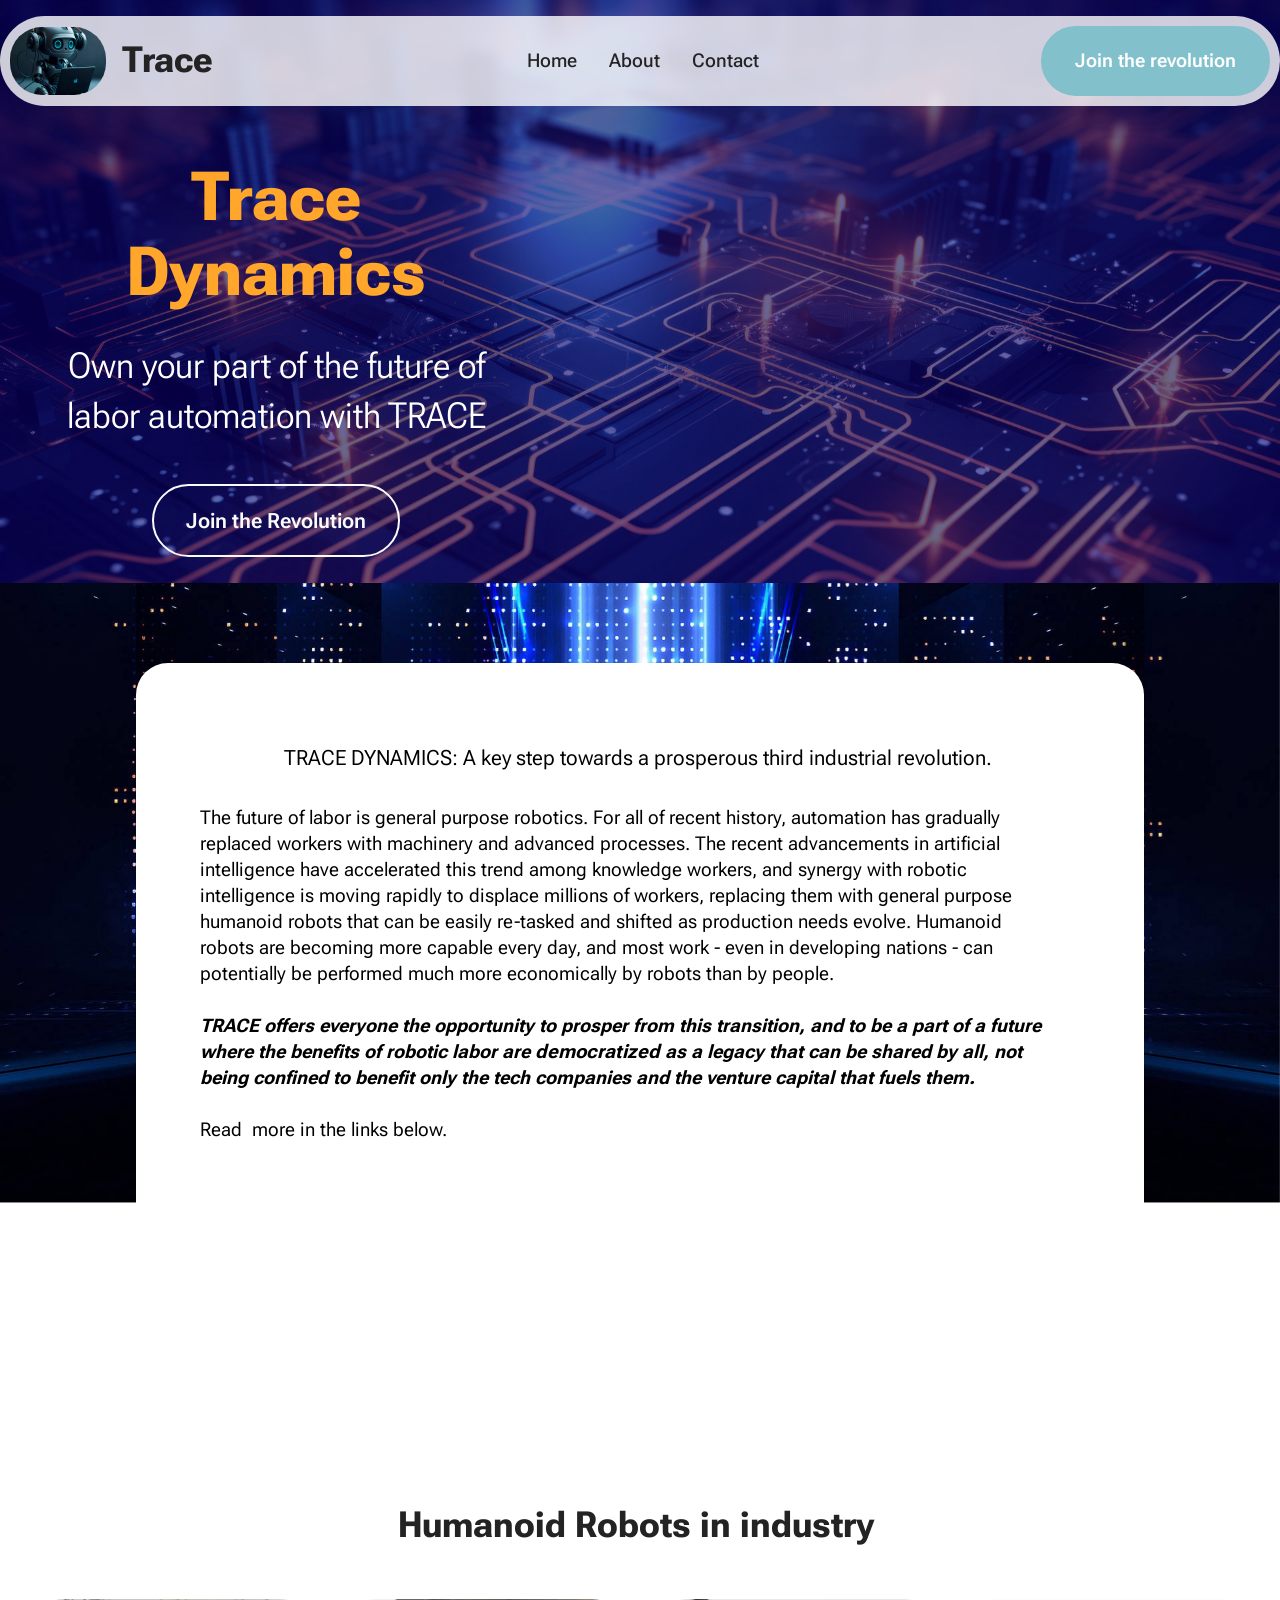
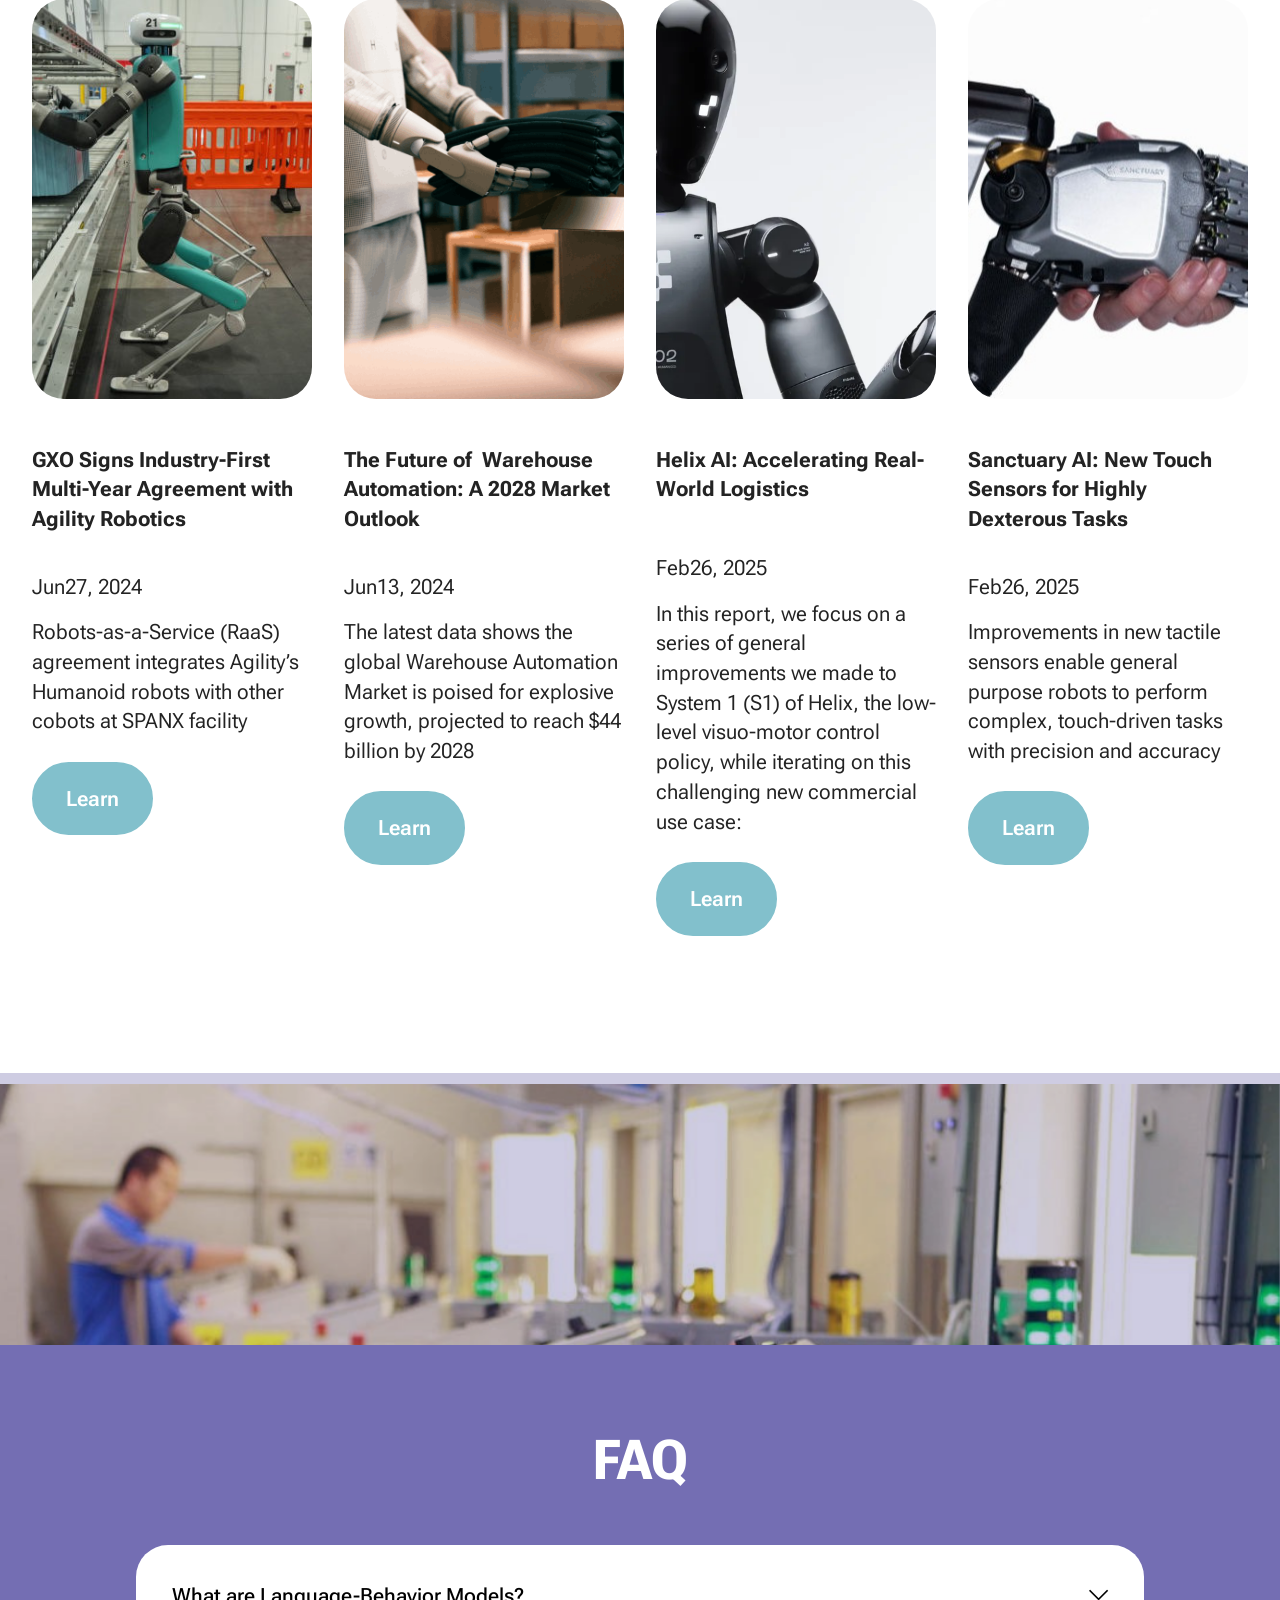
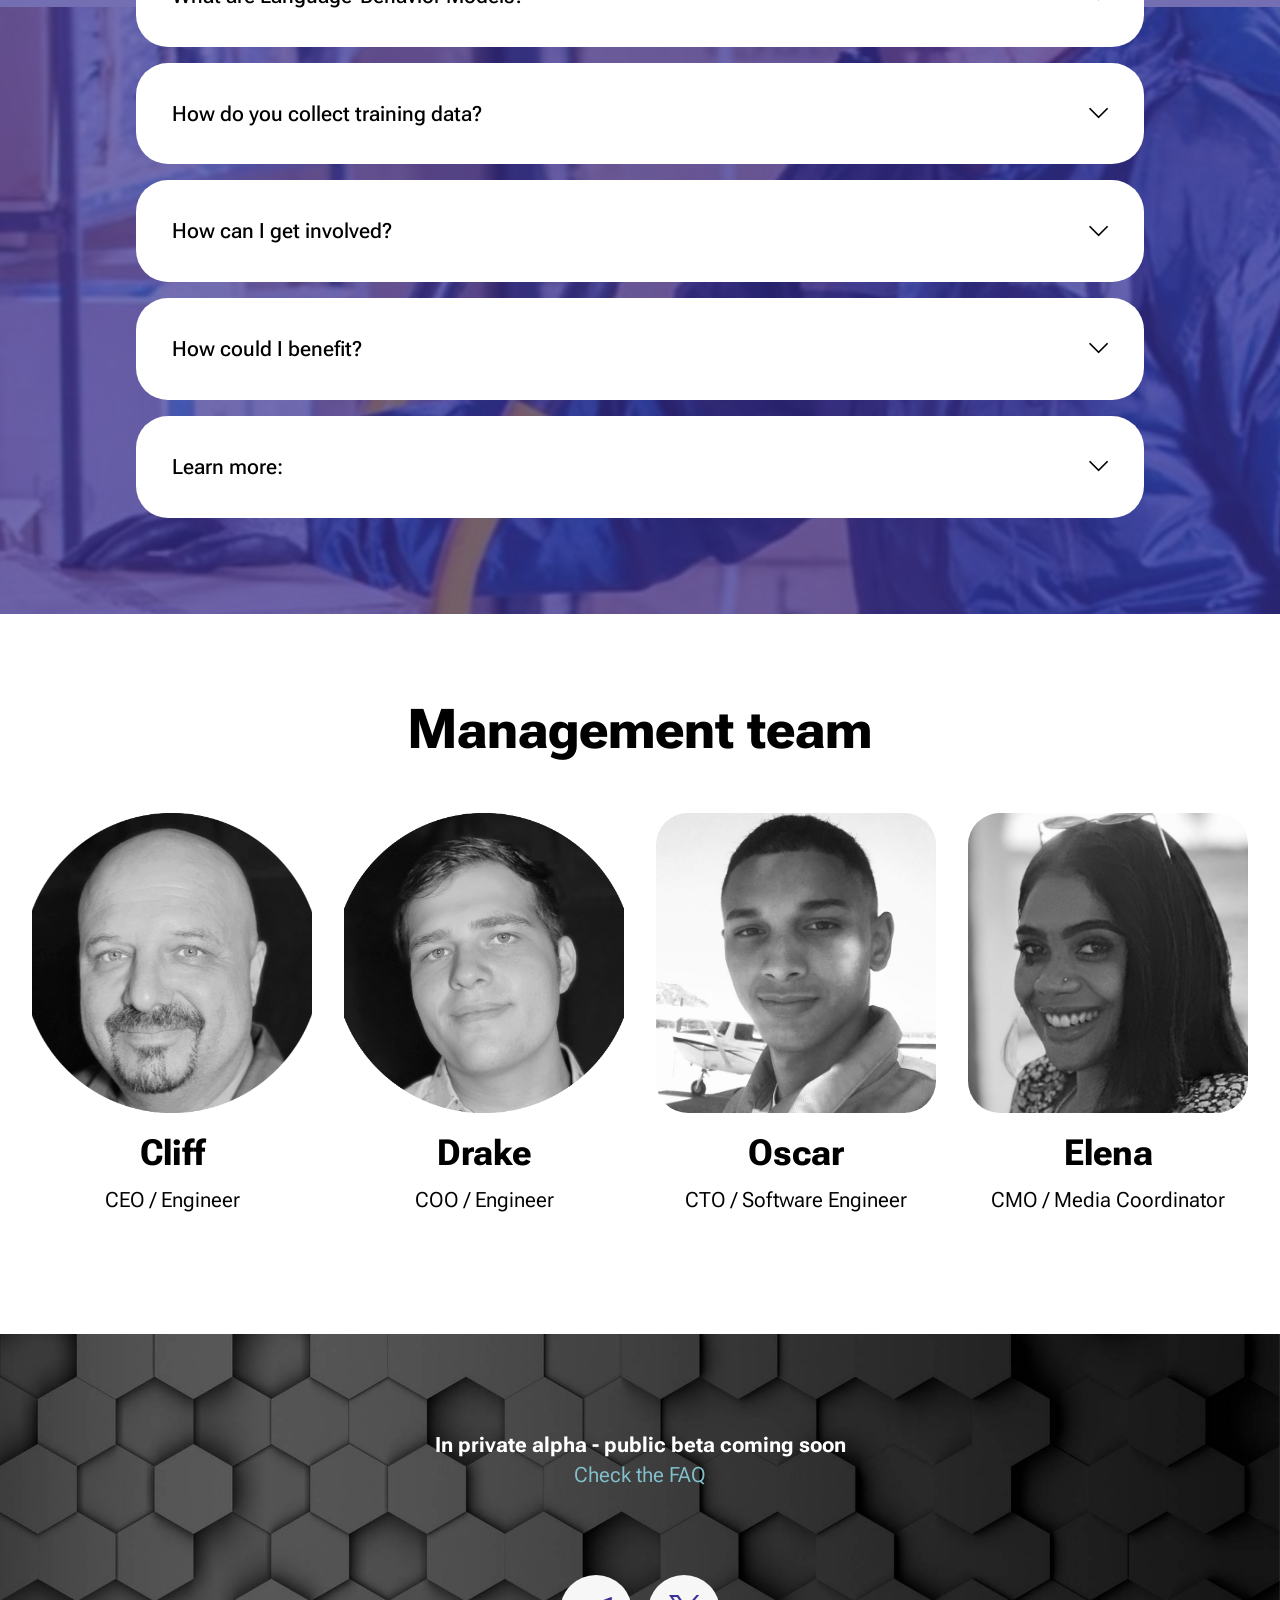
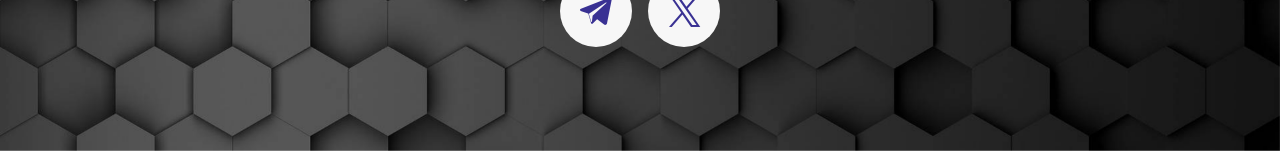
<file: Deploy_version_index.html>
<!DOCTYPE html>
<html>
  <head>
    <meta http-equiv="content-type" content="text/html; charset=UTF-8">
    <!-- Site made with Mobirise Website Builder v6.0.1, https://mobirise.com -->
    <meta charset="UTF-8">
    <meta http-equiv="X-UA-Compatible" content="IE=edge">
    <meta name="generator" content="Mobirise v6.0.1, mobirise.com">
    <meta name="viewport" content="width=device-width, initial-scale=1,
      minimum-scale=1">
    <link rel="shortcut icon" href="assets/images/mbr-192x192.jpg"
      type="image/x-icon">
    <meta name="description" content="TRACE dynamics web">
    <title>Own the future of labor with TRACE</title>
    <link rel="stylesheet"
      href="assets/web/assets/mobirise-icons2/mobirise2.css">
    <link rel="stylesheet" href="assets/bootstrap/css/bootstrap.min.css">
    <link rel="stylesheet"
      href="assets/bootstrap/css/bootstrap-grid.min.css">
    <link rel="stylesheet"
      href="assets/bootstrap/css/bootstrap-reboot.min.css">
    <link rel="stylesheet" href="assets/parallax/jarallax.css">
    <link rel="stylesheet" href="assets/dropdown/css/style.css">
    <link rel="stylesheet" href="assets/socicon/css/styles.css">
    <link rel="stylesheet" href="assets/theme/css/style.css">
    <link rel="preload"
href="https://fonts.googleapis.com/css2?family=Roboto+Flex:wght@400;700&amp;display=swap&amp;display=swap"
      as="style" onload="this.onload=null;this.rel='stylesheet'">
    <noscript><link rel="stylesheet" href="https://fonts.googleapis.com/css2?family=Roboto+Flex:wght@400;700&amp;display=swap&amp;display=swap"></noscript>
    <link rel="preload" as="style"
      href="assets/mobirise/css/mbr-additional.css?v=Rv1hfA">
    <link rel="stylesheet"
      href="assets/mobirise/css/mbr-additional.css?v=Rv1hfA"
      type="text/css">
  </head>
  <body>
    <section data-bs-version="5.1" class="menu menu2 cid-uIbbLhTtyY"
      once="menu" id="menu-5-uIbbLhTtyY">
      <nav class="navbar navbar-dropdown navbar-fixed-top
        navbar-expand-lg">
        <div class="container">
          <div class="navbar-brand"> <span class="navbar-logo"> <a
                href="page3.html"> <img
                  src="assets/images/mbr-192x192.jpg" alt="Mobirise
                  Website Builder" style="height: 4.3rem;"> </a> </span>
            <span class="navbar-caption-wrap"><a class="navbar-caption
                text-black text-primary display-5">Trace</a></span> </div>
          <button class="navbar-toggler" type="button"
            data-toggle="collapse" data-bs-toggle="collapse"
            data-target="#navbarSupportedContent"
            data-bs-target="#navbarSupportedContent"
            aria-controls="navbarNavAltMarkup" aria-expanded="false"
            aria-label="Toggle navigation">
            <div class="hamburger"> <span></span> <span></span> <span></span>
              <span></span> </div>
          </button>
          <div class="collapse navbar-collapse"
            id="navbarSupportedContent">
            <ul class="navbar-nav nav-dropdown"
              data-app-modern-menu="true">
              <li class="nav-item"> <a class="nav-link link text-black
                  text-primary display-4" href="index.html">Home</a> </li>
              <li class="nav-item"> <a class="nav-link link text-black
                  text-primary display-4"
                  href="index.html#about-us-7-uIbbLhTDT6"
                  aria-expanded="false">About</a> </li>
              <li class="nav-item"> <a class="nav-link link text-black
                  text-primary display-4"
                  href="index.html#follow-us-2-uIbbLhV8Zy">Contact</a> </li>
            </ul>
            <div class="navbar-buttons mbr-section-btn"><a class="btn
                btn-primary display-4" href="join.html" target="_blank">Join

                the revolution<br>
              </a></div>
          </div>
        </div>
      </nav>
    </section>
    <section data-bs-version="5.1" class="header18 cid-uIbbLhTMVZ
      mbr-parallax-background" id="hero-16-uIbbLhTMVZ">
      <div class="mbr-overlay" style="opacity: 0.6; background-color:
        rgb(10, 1, 112);"></div>
      <div class="container-fluid">
        <div class="row">
          <div class="content-wrap col-12 col-md-5">
            <h1 class="mbr-section-title mbr-fonts-style mbr-white mb-4
              display-1"> <strong>Trace Dynamics</strong> </h1>
            <p class="mbr-fonts-style mbr-text mbr-white mb-4 display-5">Own

              your part of the future of labor automation with TRACE</p>
            <div class="mbr-section-btn"><a class="btn btn-white-outline
                display-7" href="join.html" target="_blank">Join the
                Revolution</a></div>
          </div>
        </div>
      </div>
    </section>
    <section data-bs-version="5.1" class="article07 cid-uIbbLhTDT6
      mbr-parallax-background" id="about-us-7-uIbbLhTDT6">
      <div class="mbr-overlay" style="opacity: 0; background-color:
        rgb(255, 255, 255);"></div>
      <div class="container">
        <div class="row justify-content-center">
          <div class="card col-md-12 col-lg-10">
            <div class="card-wrapper">
              <h3 class="card-title mbr-fonts-style mbr-white mt-3 mb-4
                display-7">TRACE DYNAMICS: A key step towards a
                prosperous third industrial revolution.<strong>&nbsp;</strong></h3>
              <div class="row card-box align-left">
                <div class="item features-without-image col-12 active">
                  <div class="item-wrapper">
                    <p class="mbr-text mbr-fonts-style display-4">The
                      future of labor is general purpose robotics. For
                      all of recent history, automation has gradually
                      replaced workers with machinery and advanced
                      processes. The recent advancements in artificial
                      intelligence have accelerated this trend among
                      knowledge workers, and synergy with robotic
                      intelligence is moving rapidly to displace
                      millions of workers, replacing them with general
                      purpose humanoid robots that can be easily
                      re-tasked and shifted as production needs evolve.
                      Humanoid robots are becoming more capable every
                      day, and most work - even in developing nations -
                      can potentially be performed much more
                      economically by robots than by people.&nbsp;<em
                        style=""><strong></strong></em><br>
                      <br>
                      <em style=""><strong>TRACE offers everyone the
                          opportunity to prosper from this transition,
                          and to be a part of a future where the
                          benefits of robotic labor are </strong><span
                          style="font-size: 19.2px;"><strong>democratized</strong></span><strong>&nbsp;as

                          a legacy that can be shared by all, not being
                          confined to benefit only the tech companies
                          and the venture capital that fuels them.&nbsp;</strong></em><br>
                      <br>
                      Read&nbsp; more in the links below.<br>
                      <br>
                    </p>
                  </div>
                </div>
                <div class="item features-without-image col-12">
                  <div class="item-wrapper">
                    <p class="mbr-text mbr-fonts-style display-7"><br>
                      <br>
                    </p>
                  </div>
                </div>
              </div>
            </div>
          </div>
        </div>
      </div>
    </section>
    <section data-bs-version="5.1" class="features03 cid-uIbbLhT6Sj"
      id="news-1-uIbbLhT6Sj">
      <div class="container-fluid">
        <div class="row justify-content-center mb-5">
          <div class="col-12 content-head">
            <div class="mbr-section-head">
              <h4 class="mbr-section-title mbr-fonts-style align-center
                mb-0 display-5"><strong>Humanoid Robots in
                  industry&nbsp;</strong></h4>
            </div>
          </div>
        </div>
        <div class="row">
          <div class="item features-image col-12 col-md-6 col-lg-3
            active">
            <div class="item-wrapper">
              <div class="item-img mb-3"> <a
href="https://www.agilityrobotics.com/content/gxo-signs-industry-first-multi-year-agreement-with-agility-robotics"
                  target="_blank"><img
                    src="assets/images/agility.jpg-742x417.jpg"
                    alt="Mobirise Website Builder" title=""></a> </div>
              <div class="item-content align-left">
                <h5 class="item-title mbr-fonts-style mt-0 mb-2
                  display-7"><strong><br>
                  </strong><strong>GXO Signs Industry-First Multi-Year
                    Agreement with Agility Robotics</strong></h5>
                <p class="mbr-text mbr-fonts-style mb-3 display-7"><br>
                  Jun27, 2024</p>
                <p class="mbr-text mbr-fonts-style mb-3 display-7">Robots-as-a-Service

                  (RaaS) agreement integrates Agility’s Humanoid robots
                  with other cobots at SPANX facility</p>
                <div class="mbr-section-btn item-footer"><a
href="https://www.agilityrobotics.com/content/gxo-signs-industry-first-multi-year-agreement-with-agility-robotics"
                    class="btn item-btn btn-primary display-7">Learn</a></div>
              </div>
            </div>
          </div>
          <div class="item features-image col-12 col-md-6 col-lg-3">
            <div class="item-wrapper">
              <div class="item-img mb-3"> <a
href="https://thehumanoid.ai/the-future-of-humanoid-warehouse-automation-a-2028-market-outlook/"
                  target="_blank"><img
                    src="assets/images/humanoid.png-742x433.png"
                    alt="Mobirise Website Builder" title=""
                    data-slide-to="1" data-bs-slide-to="1"></a> </div>
              <div class="item-content align-left">
                <h5 class="item-title mbr-fonts-style mb-2 mt-0
                  display-7"><strong><br>
                  </strong><strong>The Future of&nbsp; Warehouse
                    Automation: A 2028 Market Outlook</strong></h5>
                <p class="mbr-text mbr-fonts-style mb-3 display-7"><br>
                  Jun13, 2024</p>
                <p class="mbr-text mbr-fonts-style mb-3 display-7">The
                  latest data shows the global Warehouse Automation
                  Market is poised for explosive growth, projected to
                  reach $44 billion by 2028</p>
                <div class="mbr-section-btn item-footer"><a
                    href="https://thehumanoid.ai/product/" class="btn
                    item-btn btn-primary display-7" target="_blank">Learn</a></div>
              </div>
            </div>
          </div>
          <div class="item features-image col-12 col-md-6 col-lg-3">
            <div class="item-wrapper">
              <div class="item-img mb-3"> <a
                  href="https://www.figure.ai/news/helix-logistics"
                  target="_blank"><img src="assets/images/figure.webp"
                    alt="Mobirise Website Builder" title=""
                    data-slide-to="2" data-bs-slide-to="2"></a> </div>
              <div class="item-content align-left">
                <h5 class="item-title mbr-fonts-style mb-2 mt-0
                  display-7">
                  <div><br>
                  </div>
                  <strong>Helix AI: Accelerating Real-World Logistics</strong><br>
                  <div><span style="font-size: 40px;"><strong><br>
                      </strong></span></div>
                </h5>
                <p class="mbr-text mbr-fonts-style mb-3 display-7">Feb26,

                  2025</p>
                <p class="mbr-text mbr-fonts-style mb-3 display-7">In
                  this report, we focus on a series of general
                  improvements we made to System 1 (S1) of Helix, the
                  low-level visuo-motor control policy, while iterating
                  on this challenging new commercial use case:</p>
                <div class="mbr-section-btn item-footer"><a
                    href="https://www.figure.ai/" class="btn item-btn
                    btn-primary display-7" target="_blank">Learn</a></div>
              </div>
            </div>
          </div>
          <div class="item features-image col-12 col-md-6 col-lg-3">
            <div class="item-wrapper">
              <div class="item-img mb-3"> <a
href="https://www.sanctuary.ai/blog/sanctuary-ai-equips-general-purpose-robots"
                  target="_blank"><img
                    src="assets/images/sanctuary.jpg-742x495.jpeg"
                    alt="Mobirise Website Builder" title=""
                    data-slide-to="2" data-bs-slide-to="2"></a> </div>
              <div class="item-content align-left">
                <h5 class="item-title mbr-fonts-style mb-2 mt-0
                  display-7"><br>
                  <strong>Sanctuary AI: New Touch Sensors for Highly
                    Dexterous Tasks</strong><br>
                  <br>
                </h5>
                <p class="mbr-text mbr-fonts-style mb-3 display-7">Feb26,

                  2025</p>
                <p class="mbr-text mbr-fonts-style mb-3 display-7">Improvements

                  in new tactile sensors enable general purpose robots
                  to perform complex, touch-driven tasks with precision
                  and accuracy </p>
                <div class="mbr-section-btn item-footer"><a
                    href="https://www.sanctuary.ai/" class="btn item-btn
                    btn-primary display-7" target="_blank">Learn</a></div>
              </div>
            </div>
          </div>
        </div>
      </div>
    </section>
    <section data-bs-version="5.1" class="image02 cid-uIbbLhUCE1
      mbr-parallax-background" id="image-13-uIbbLhUCE1">
      <div class="mbr-overlay" style="opacity: 0.2; background-color:
        rgb(10, 1, 112);"></div>
      <div class="container-fluid">
        <div class="row"></div>
      </div>
    </section>
    <section data-bs-version="5.1" class="list1 cid-uIbbLhUyl0
      mbr-parallax-background" id="faq-1-uIbbLhUyl0">
      <div class="mbr-overlay" style="opacity: 0.7; background-color:
        rgb(57, 49, 147);"></div>
      <div class="container">
        <div class="row justify-content-center">
          <div class="col-12 col-md-12 col-lg-10 m-auto">
            <div class="content">
              <div class="row justify-content-center mb-5">
                <div class="col-12 content-head">
                  <div class="mbr-section-head">
                    <h4 class="mbr-section-title mbr-fonts-style
                      align-center mb-0 display-2"> <strong>FAQ</strong><strong><br>
                      </strong></h4>
                  </div>
                </div>
              </div>
              <div id="bootstrap-accordion_8" class="panel-group
                accordionStyles accordion" role="tablist"
                aria-multiselectable="true">
                <div class="card">
                  <div class="card-header" role="tab" id="headingOne"> <a
                      role="button" class="panel-title collapsed"
                      data-toggle="collapse" data-bs-toggle="collapse"
                      data-core="" href="#collapse1_8"
                      aria-expanded="false" aria-controls="collapse1">
                      <h6 class="panel-title-edit mbr-semibold
                        mbr-fonts-style mb-0 display-7">What are
                        Language-Behavior Models?</h6>
                      <span class="sign mbr-iconfont
                        mobi-mbri-arrow-down"></span> </a> </div>
                  <div id="collapse1_8" class="panel-collapse noScroll
                    collapse" role="tabpanel"
                    aria-labelledby="headingOne"
                    data-parent="#accordion"
                    data-bs-parent="#bootstrap-accordion_8">
                    <div class="panel-body">
                      <p class="mbr-fonts-style panel-text display-7">These

                        are the AI models that give humanoid robots
                        their intelligence and understanding of the
                        world around them. The models enable robots
                        understand and respond to human actions and
                        language while pursuing the goals they are
                        tasked with. Also known as
                        Vision-Language-Action (VLA) models, this
                        development in applied AI is opening the door to
                        a future where most tasks can be performed by
                        robotic servitors. The missing ingredient to
                        making these models universal, adaptable, and
                        intuitive is the large amount of training data
                        enabling similar advances - such as the Large
                        Language Models (LLMs) which have taken center
                        stage in tech and are revolutionizing knowledge
                        work.</p>
                    </div>
                  </div>
                </div>
                <div class="card">
                  <div class="card-header" role="tab" id="headingOne"> <a
                      role="button" class="panel-title collapsed"
                      data-toggle="collapse" data-bs-toggle="collapse"
                      data-core="" href="#collapse2_8"
                      aria-expanded="false" aria-controls="collapse2">
                      <h6 class="panel-title-edit mbr-semibold
                        mbr-fonts-style mb-0 display-7">How do you
                        collect training data?</h6>
                      <span class="sign mbr-iconfont
                        mobi-mbri-arrow-down"></span> </a> </div>
                  <div id="collapse2_8" class="panel-collapse noScroll
                    collapse" role="tabpanel"
                    aria-labelledby="headingOne"
                    data-parent="#accordion"
                    data-bs-parent="#bootstrap-accordion_8">
                    <div class="panel-body">
                      <p class="mbr-fonts-style panel-text display-7">Trace

                        mining partners gather data from real-world task
                        interactions during their regular daily
                        activities.&nbsp; This data is then verified,
                        labeled, and processed to create high value
                        training data for robotic AI servitors.</p>
                    </div>
                  </div>
                </div>
                <div class="card">
                  <div class="card-header" role="tab" id="headingOne"> <a
                      role="button" class="panel-title collapsed"
                      data-toggle="collapse" data-bs-toggle="collapse"
                      data-core="" href="#collapse3_8"
                      aria-expanded="false" aria-controls="collapse3">
                      <h6 class="panel-title-edit mbr-semibold
                        mbr-fonts-style mb-0 display-7">How can I get
                        involved?</h6>
                      <span class="sign mbr-iconfont
                        mobi-mbri-arrow-down"></span> </a> </div>
                  <div id="collapse3_8" class="panel-collapse noScroll
                    collapse" role="tabpanel"
                    aria-labelledby="headingOne"
                    data-parent="#accordion"
                    data-bs-parent="#bootstrap-accordion_8">
                    <div class="panel-body">
                      <p class="mbr-fonts-style panel-text display-7">(available

                        soon) The best way to get involved at this stage
                        is becoming a mining partner and collecting
                        training data during your normal everyday
                        activities.No special skills or extra work is
                        involved. Using TRACE LMT task logging
                        technology, training data is effortlessly and
                        automatically collected during your regular
                        activities and tasks. Join our social media
                        channels to keep up with the latest news and to
                        be involved with early testing and adoption. <br>
                        <br>
                        Early adopters will be compensated at a highly
                        enhanced rate, so don't wait to get involved in
                        our communities for the best and earliest
                        opportunities.</p>
                    </div>
                  </div>
                </div>
                <div class="card">
                  <div class="card-header" role="tab" id="headingOne"> <a
                      role="button" class="panel-title collapsed"
                      data-toggle="collapse" data-bs-toggle="collapse"
                      data-core="" href="#collapse4_8"
                      aria-expanded="false" aria-controls="collapse4">
                      <h6 class="panel-title-edit mbr-semibold
                        mbr-fonts-style mb-0 display-7">How could I
                        benefit?</h6>
                      <span class="sign mbr-iconfont
                        mobi-mbri-arrow-down"></span> </a> </div>
                  <div id="collapse4_8" class="panel-collapse noScroll
                    collapse" role="tabpanel"
                    aria-labelledby="headingOne"
                    data-parent="#accordion"
                    data-bs-parent="#bootstrap-accordion_8">
                    <div class="panel-body">
                      <p class="mbr-fonts-style panel-text display-7">By
                        becoming a mining partner, you can contribute to
                        the data WELL and own an ongoing share of
                        commercial licensing revenues from the TRACE
                        training dataset.<br>
                        <br>
                        Based on current market projections, each
                        data-hour of quality training data could result
                        in an annual dividend from an estimated $23 to
                        $170*. Early adopters will be compensated at up
                        to 64x the regular rate in the early stages of
                        data collection, earning 64x hours of revenue
                        share.&nbsp;&nbsp;<br>
                        <br>
                        As an example, a person collecting 100 hours of
                        training data could earn an annual dividend of
                        $2300* to $17,000*, depending on the adoption
                        and success of general purpose robotics. As an
                        early contributor, earnings could be as much as
                        32x higher or more, up to 64x for the first
                        public contributors - potentially resulting in
                        annual returns of up to $1472 - $10880* per hour
                        spent collecting training data.<br>
                        <br>
                        *all figures are speculative and depend upon
                        successful licensing of the WELL dataset to
                        commercial users.<br>
                        <br>
                        A market brief explaining the basis of our
                        segment projections is available for
                        review&nbsp;<a href="page2.html"
                          class="text-primary" target="_blank">-HERE-</a>.<br>
                      </p>
                    </div>
                  </div>
                </div>
                <div class="card">
                  <div class="card-header" role="tab" id="headingOne"> <a
                      role="button" class="panel-title collapsed"
                      data-toggle="collapse" data-bs-toggle="collapse"
                      data-core="" href="#collapse5_8"
                      aria-expanded="false" aria-controls="collapse5">
                      <h6 class="panel-title-edit mbr-semibold
                        mbr-fonts-style mb-0 display-7">Learn more:</h6>
                      <span class="sign mbr-iconfont
                        mobi-mbri-arrow-down"></span> </a> </div>
                  <div id="collapse5_8" class="panel-collapse noScroll
                    collapse" role="tabpanel"
                    aria-labelledby="headingOne"
                    data-parent="#accordion"
                    data-bs-parent="#bootstrap-accordion_8">
                    <div class="panel-body">
                      <p class="mbr-fonts-style panel-text display-7">Read

                        through our constantly growing <a
                          href="page3.html" class="text-primary"
                          target="_blank">FAQ </a>or reach out to the
                        team on <a
                          href="https://t.me/+AzoYg8oxvrk4ZTZh"
                          class="text-primary" target="_blank">telegram</a>
                        or <a href="https://x.com/TRCDynamics"
                          class="text-primary" target="_blank">twitter</a>
                        with your questions.&nbsp;</p>
                    </div>
                  </div>
                </div>
              </div>
            </div>
          </div>
        </div>
      </div>
    </section>
    <section data-bs-version="5.1" class="people03 cid-uIbbLhVtNQ"
      id="team-1-uIbbLhVtNQ">
      <div class="container-fluid">
        <div class="row justify-content-center">
          <div class="col-12 content-head">
            <div class="mbr-section-head mb-5">
              <h4 class="mbr-section-title mbr-fonts-style align-center
                mb-0 display-2"><strong>Management team</strong></h4>
            </div>
          </div>
        </div>
        <div class="row">
          <div class="item features-image col-12 col-md-6 col-lg-3">
            <div class="item-wrapper">
              <div class="item-img mb-3"> <img
                  src="assets/images/cliff.png-1-495x498.png"
                  alt="Mobirise Website Builder" title=""> </div>
              <div class="item-content align-left">
                <h5 class="item-title mbr-fonts-style display-5"> <strong>Cliff</strong></h5>
                <h6 class="item-subtitle mbr-fonts-style mb-3 display-7">CEO

                  / Engineer</h6>
              </div>
            </div>
          </div>
          <div class="item features-image col-12 col-md-6 col-lg-3">
            <div class="item-wrapper">
              <div class="item-img mb-3"> <img
                  src="assets/images/drake.png-500x500.png"
                  alt="Mobirise Website Builder" title=""> </div>
              <div class="item-content align-left">
                <h5 class="item-title mbr-fonts-style display-5"> <strong>Drake</strong></h5>
                <h6 class="item-subtitle mbr-fonts-style mb-3 display-7">COO

                  / Engineer</h6>
              </div>
            </div>
          </div>
          <div class="item features-image col-12 col-md-6 col-lg-3">
            <div class="item-wrapper">
              <div class="item-img mb-3"> <img
                  src="assets/images/oscar2jpg.jpg-631x719.jpg"
                  alt="Mobirise Website Builder" title=""> </div>
              <div class="item-content align-left">
                <h5 class="item-title mbr-fonts-style display-5"> <strong>Oscar</strong></h5>
                <h6 class="item-subtitle mbr-fonts-style mb-3 display-7">CTO

                  / Software Engineer</h6>
              </div>
            </div>
          </div>
          <div class="item features-image col-12 col-md-6 col-lg-3">
            <div class="item-wrapper">
              <div class="item-img mb-3"> <img
                  src="assets/images/img-5305.png-1-742x1095.png"
                  alt="Mobirise Website Builder" title=""
                  data-slide-to="3" data-bs-slide-to="3"> </div>
              <div class="item-content align-left">
                <h5 class="item-title mbr-fonts-style display-5"> <strong>Elena</strong></h5>
                <h6 class="item-subtitle mbr-fonts-style mb-3 display-7">CMO

                  / Media Coordinator<br>
                  <br>
                </h6>
              </div>
            </div>
          </div>
        </div>
      </div>
    </section>
    <section data-bs-version="5.1" class="social05 cid-uIbbLhV8Zy
      mbr-parallax-background" id="follow-us-2-uIbbLhV8Zy">
      <div class="mbr-overlay" style="opacity: 0; background-color:
        rgb(255, 255, 255);"> </div>
      <div class="container">
        <div class="row">
          <h3 class="mbr-section-title align-center mb-5 mbr-fonts-style
            display-7"><strong>In private alpha - public beta coming
              soon</strong><br>
            <strong><em><a href="page3.html" class="text-primary">Check
                  the FAQ</a></em><br>
            </strong><br>
          </h3>
          <div class="col-12">
            <div class="social-row">
              <div class="soc-item"> <a
                  href="https://t.me/+AzoYg8oxvrk4ZTZh" target="_blank">
                  <span class="mbr-iconfont socicon-telegram socicon"></span>
                </a> </div>
              <div class="soc-item"> <a
                  href="https://x.com/TRCDynamics" target="_blank"> <span
                    class="mbr-iconfont socicon-twitter socicon"></span>
                </a> </div>
            </div>
          </div>
        </div>
      </div>
    </section>
    <script src="assets/bootstrap/js/bootstrap.bundle.min.js"></script>
    <script src="assets/parallax/jarallax.js"></script>
    <script src="assets/smoothscroll/smooth-scroll.js"></script>
    <script src="assets/ytplayer/index.js"></script>
    <script src="assets/dropdown/js/navbar-dropdown.js"></script>
    <script src="assets/mbr-switch-arrow/mbr-switch-arrow.js"></script>
    <script src="assets/theme/js/script.js"></script>
  </body>
</html>
</file>
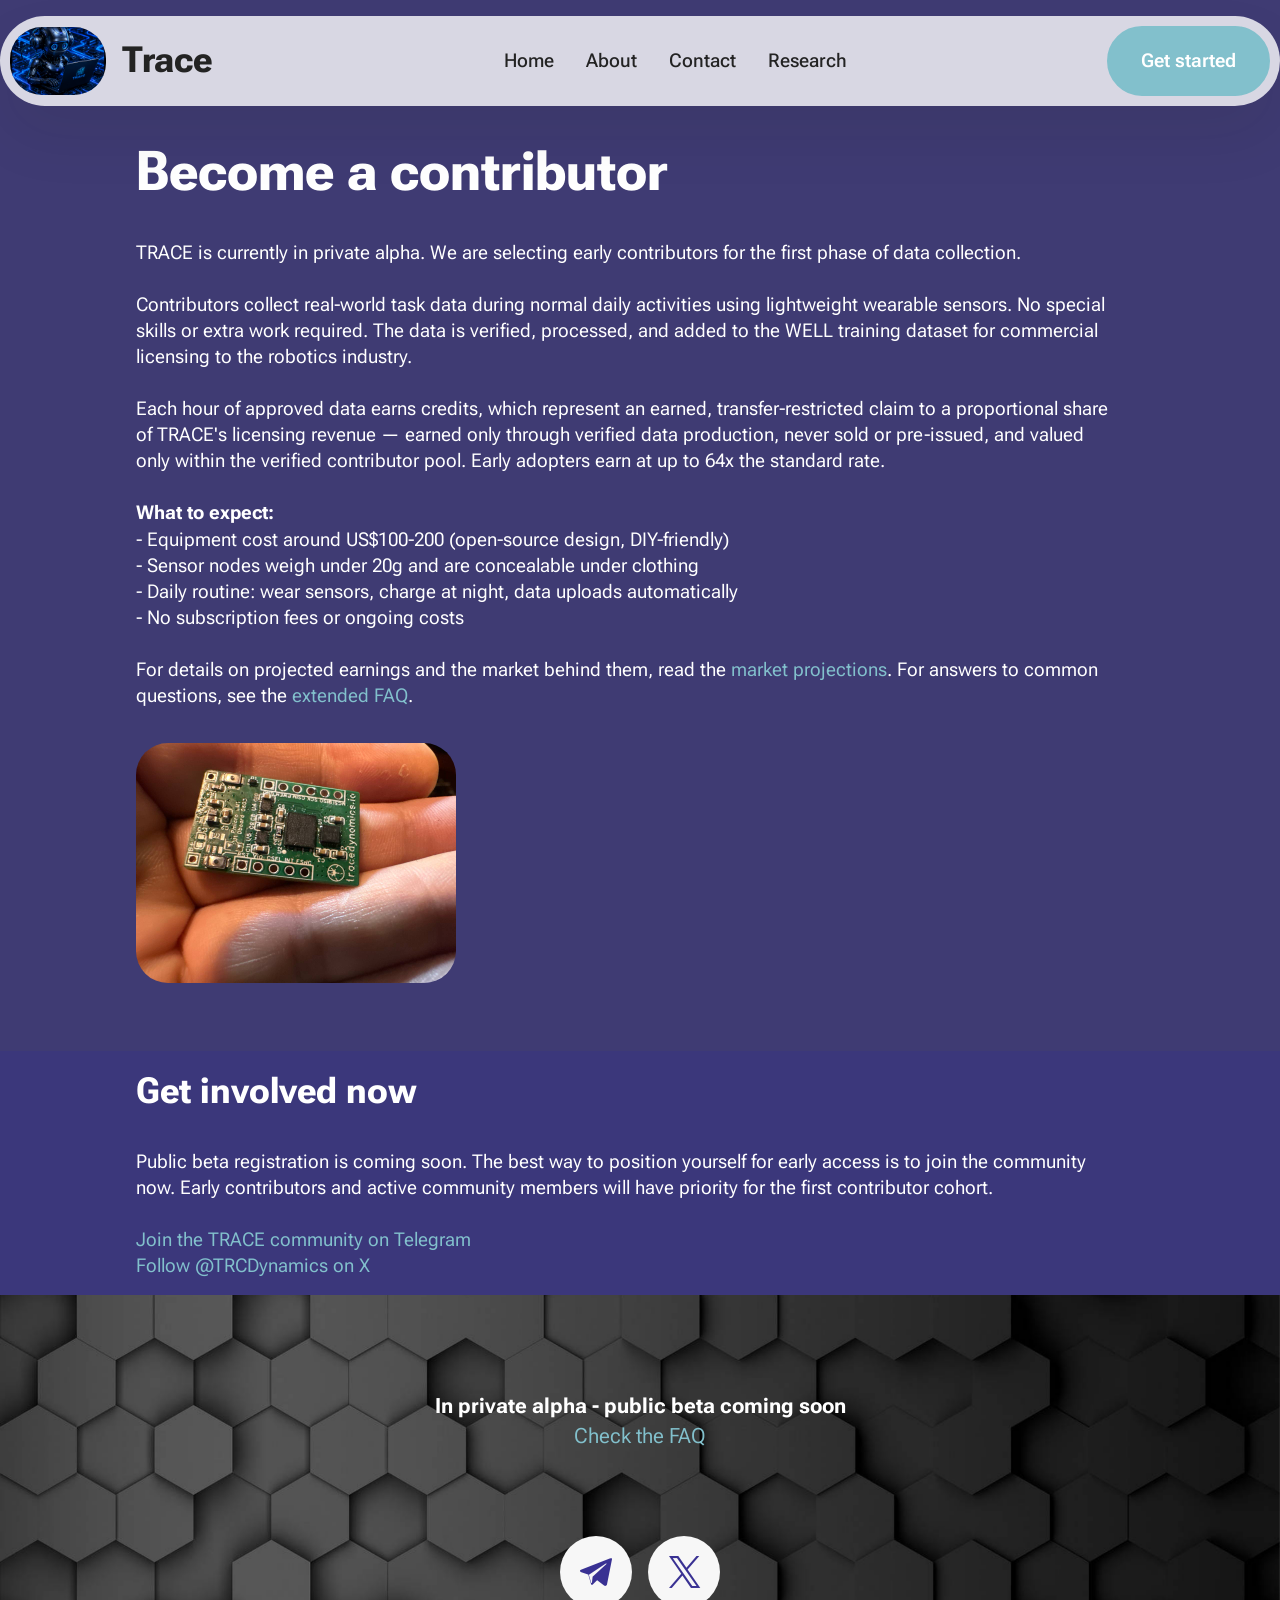
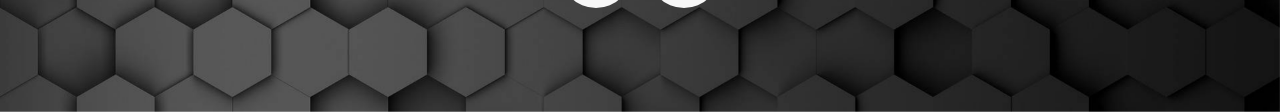
<file: join.html>
<!DOCTYPE html>
<html>
  <head>

    <meta http-equiv="content-type" content="text/html; charset=UTF-8">
    <!-- Site made with Mobirise Website Builder v6.0.1, https://mobirise.com -->
    <meta charset="UTF-8">
    <meta http-equiv="X-UA-Compatible" content="IE=edge">
    <meta name="generator" content="Mobirise v6.0.1, mobirise.com">
    <meta name="twitter:card" content="summary_large_image">
    <meta name="twitter:image:src" content="assets/images/join-meta.jpg">
    <meta property="og:image" content="assets/images/join-meta.jpg">
    <meta name="twitter:title" content="Get Started">
    <meta name="viewport" content="width=device-width, initial-scale=1,
      minimum-scale=1">
    <link rel="shortcut icon" href="assets/images/trace-logo-icon.png"
      type="image/x-icon">
    <meta name="description" content="Coming Soon">
    <title>Get Started</title>
    <link rel="stylesheet"
      href="assets/web/assets/mobirise-icons2/mobirise2.css">
    <link rel="stylesheet" href="assets/bootstrap/css/bootstrap.min.css">
    <link rel="stylesheet"
      href="assets/bootstrap/css/bootstrap-grid.min.css">
    <link rel="stylesheet"
      href="assets/bootstrap/css/bootstrap-reboot.min.css">
    <link rel="stylesheet" href="assets/parallax/jarallax.css">
    <link rel="stylesheet" href="assets/dropdown/css/style.css">
    <link rel="stylesheet" href="assets/socicon/css/styles.css">
    <link rel="stylesheet" href="assets/theme/css/style.css">
    <link rel="preload"
href="https://fonts.googleapis.com/css2?family=Roboto+Flex:wght@400;700&amp;display=swap&amp;display=swap"
      as="style" onload="this.onload=null;this.rel='stylesheet'">
    <noscript><link rel="stylesheet" href="https://fonts.googleapis.com/css2?family=Roboto+Flex:wght@400;700&amp;display=swap&amp;display=swap"></noscript>
    <link rel="preload" as="style"
      href="assets/mobirise/css/mbr-additional.css?v=lMvRPn">
    <link rel="stylesheet"
      href="assets/mobirise/css/mbr-additional.css?v=lMvRPn"
      type="text/css">
  </head>
  <body>
    <section data-bs-version="5.1" class="menu menu2 cid-uIbbLhTtyY"
      once="menu" id="menu02-0">
      <nav class="navbar navbar-dropdown navbar-fixed-top
        navbar-expand-lg">
        <div class="container">
          <div class="navbar-brand"> <span class="navbar-logo"> <a
                href="index.html"> <img
                  src="assets/images/trace-logo-icon.png" alt="Trace Dynamics"
                  style="height: 4.3rem;"> </a> </span>
            <span class="navbar-caption-wrap"><a class="navbar-caption
                text-black text-primary display-5">Trace</a></span> </div>
          <button class="navbar-toggler" type="button"
            data-toggle="collapse" data-bs-toggle="collapse"
            data-target="#navbarSupportedContent"
            data-bs-target="#navbarSupportedContent"
            aria-controls="navbarNavAltMarkup" aria-expanded="false"
            aria-label="Toggle navigation">
            <div class="hamburger"> <span></span> <span></span> <span></span>
              <span></span> </div>
          </button>
          <div class="collapse navbar-collapse"
            id="navbarSupportedContent">
            <ul class="navbar-nav nav-dropdown"
              data-app-modern-menu="true">
              <li class="nav-item"> <a class="nav-link link text-black
                  text-primary display-4" href="index.html">Home</a> </li>
              <li class="nav-item"> <a class="nav-link link text-black
                  text-primary display-4"
                  href="about.html">About</a> </li>
              <li class="nav-item"> <a class="nav-link link text-black
                  text-primary display-4"
                  href="index.html#follow-us-2-uIbbLhV8Zy">Contact</a> </li>
              <li class="nav-item"> <a class="nav-link link text-black
                  text-primary display-4"
                  href="researchers.html">Research</a> </li>
            </ul>
            <div class="navbar-buttons mbr-section-btn"><a class="btn
                btn-primary display-4" href="join.html">Get
                started</a></div>
          </div>
        </div>
      </nav>
    </section>
    <section data-bs-version="5.1" class="article07 cid-join-main
      mbr-parallax-background" id="join-main" style="padding-top: 120px;">
      <div class="mbr-overlay" style="opacity: 0.8; background-color:
        rgb(15, 10, 80);"></div>
      <div class="container">
        <div class="row justify-content-center">
          <div class="card col-md-12 col-lg-10">
            <div class="card-wrapper">
              <h3 class="card-title mbr-fonts-style mbr-white mt-3 mb-4
                display-2"><strong>Become a contributor</strong></h3>
              <div class="row card-box align-left">
                <div class="item features-without-image col-12 active">
                  <div class="item-wrapper">
                    <p class="mbr-text mbr-fonts-style mbr-white display-4">
                      TRACE is currently in private alpha. We are
                      selecting early contributors for the first
                      phase of data collection.<br>
                      <br>
                      Contributors collect real-world task data
                      during normal daily activities using lightweight
                      wearable sensors. No special skills or extra work
                      required. The data is verified, processed, and
                      added to the WELL training dataset for commercial
                      licensing to the robotics industry.<br>
                      <br>
                      Each hour of approved data earns credits,
                      which represent an earned, transfer-restricted
                      claim to a proportional share of TRACE's licensing
                      revenue — earned only through verified data
                      production, never sold or pre-issued, and valued
                      only within the verified contributor pool. Early
                      adopters earn at up to 64x the standard rate.<br>
                      <br>
                      <strong>What to expect:</strong><br>
                      - Equipment cost around US$100-200 (open-source
                        design, DIY-friendly)<br>
                      - Sensor nodes weigh under 20g and are concealable
                        under clothing<br>
                      - Daily routine: wear sensors, charge at night,
                        data uploads automatically<br>
                      - No subscription fees or ongoing costs<br>
                      <br>
                      For details on projected earnings and the market
                      behind them, read the
                      <a href="page2.html" class="text-primary">market
                      projections</a>. For answers to common questions,
                      see the <a href="page3.html"
                      class="text-primary">extended FAQ</a>.<br>
                      <br>
                      <img src="assets/images/trace-lmt-pcb-hand.jpg"
                        alt="TRACE LMT sensor node"
                        style="max-width: 320px; border-radius: 4px; margin-top: 8px;"><br>
                      <br>
                    </p>
                  </div>
                </div>
              </div>
            </div>
          </div>
        </div>
      </div>
    </section>

    <section data-bs-version="5.1" class="article07 cid-join-cta"
      id="join-cta">
      <div class="mbr-overlay" style="opacity: 0.85; background-color:
        rgb(25, 20, 100);"></div>
      <div class="container">
        <div class="row justify-content-center">
          <div class="card col-md-12 col-lg-10">
            <div class="card-wrapper">
              <h3 class="card-title mbr-fonts-style mbr-white mt-3 mb-4
                display-5"><strong>Get involved now</strong></h3>
              <div class="row card-box align-left">
                <div class="item features-without-image col-12 active">
                  <div class="item-wrapper">
                    <p class="mbr-text mbr-fonts-style mbr-white display-4">
                      Public beta registration is coming soon. The best
                      way to position yourself for early access is to
                      join the community now. Early contributors and
                      active community members will have priority for
                      the first contributor cohort.<br>
                      <br>
                      <a href="https://t.me/+AzoYg8oxvrk4ZTZh"
                        class="text-primary" target="_blank">Join the
                        TRACE community on Telegram</a><br>
                      <a href="https://x.com/TRCDynamics"
                        class="text-primary" target="_blank">Follow
                        @TRCDynamics on X</a><br>
                    </p>
                  </div>
                </div>
              </div>
            </div>
          </div>
        </div>
      </div>
    </section>
    <section data-bs-version="5.1" class="social05 cid-uIbbLhV8Zy
      mbr-parallax-background" id="social05-1">
      <div class="mbr-overlay" style="opacity: 0; background-color:
        rgb(255, 255, 255);"> </div>
      <div class="container">
        <div class="row">
          <h3 class="mbr-section-title align-center mb-5 mbr-fonts-style
            display-7"><strong>In private alpha - public beta coming
              soon</strong><br>
            <strong><em><a href="page3.html" class="text-primary">Check
                  the FAQ</a></em><br>
            </strong><br>
          </h3>
          <div class="col-12">
            <div class="social-row">
              <div class="soc-item"> <a
                  href="https://t.me/+AzoYg8oxvrk4ZTZh" target="_blank">
                  <span class="mbr-iconfont socicon-telegram socicon"></span>
                </a> </div>
              <div class="soc-item"> <a
                  href="https://x.com/TRCDynamics" target="_blank"> <span
                    class="mbr-iconfont socicon-twitter socicon"></span>
                </a> </div>
            </div>
          </div>
        </div>
      </div>
    </section>
    <script src="assets/bootstrap/js/bootstrap.bundle.min.js"></script>
    <script src="assets/parallax/jarallax.js"></script>
    <script src="assets/smoothscroll/smooth-scroll.js"></script>
    <script src="assets/ytplayer/index.js"></script>
    <script src="assets/dropdown/js/navbar-dropdown.js"></script>
    <script src="assets/scrollgallery/scroll-gallery.js"></script>
    <script src="assets/theme/js/script.js"></script>
  </body>
</html>
</file>
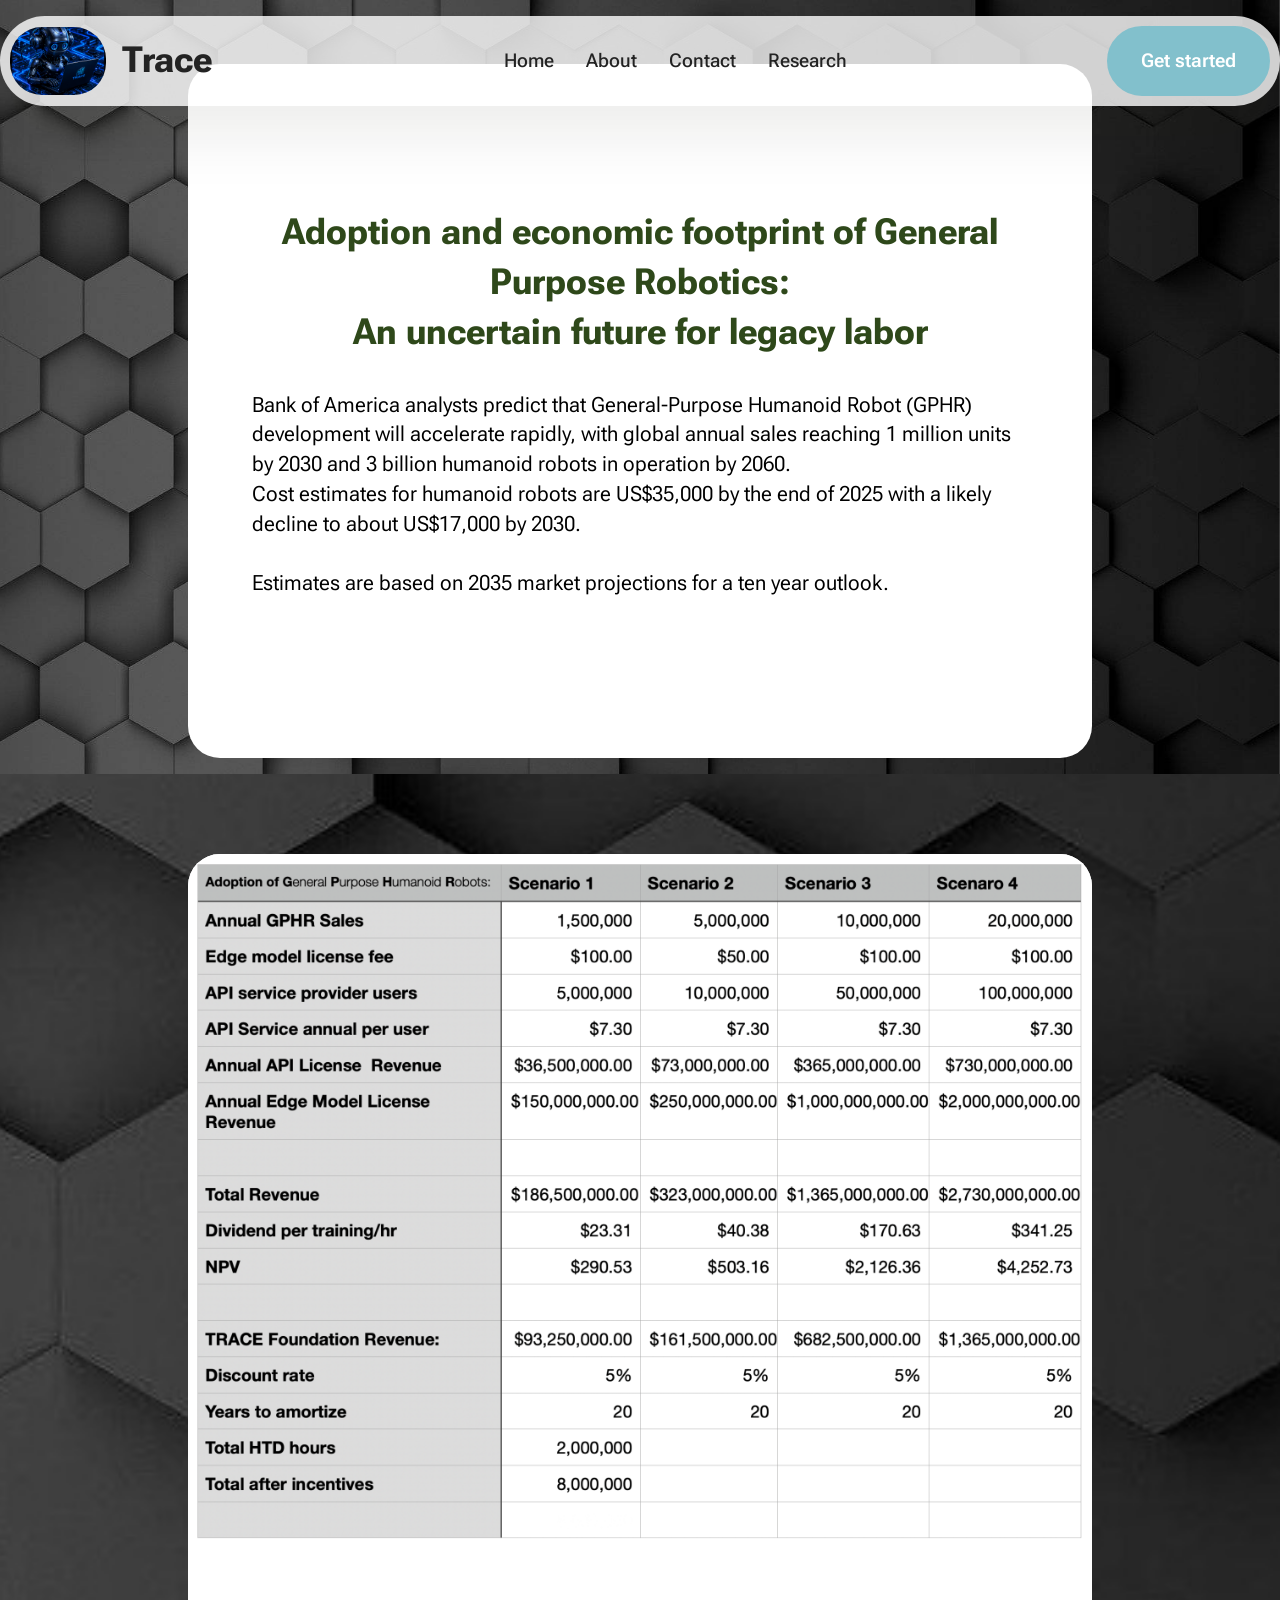
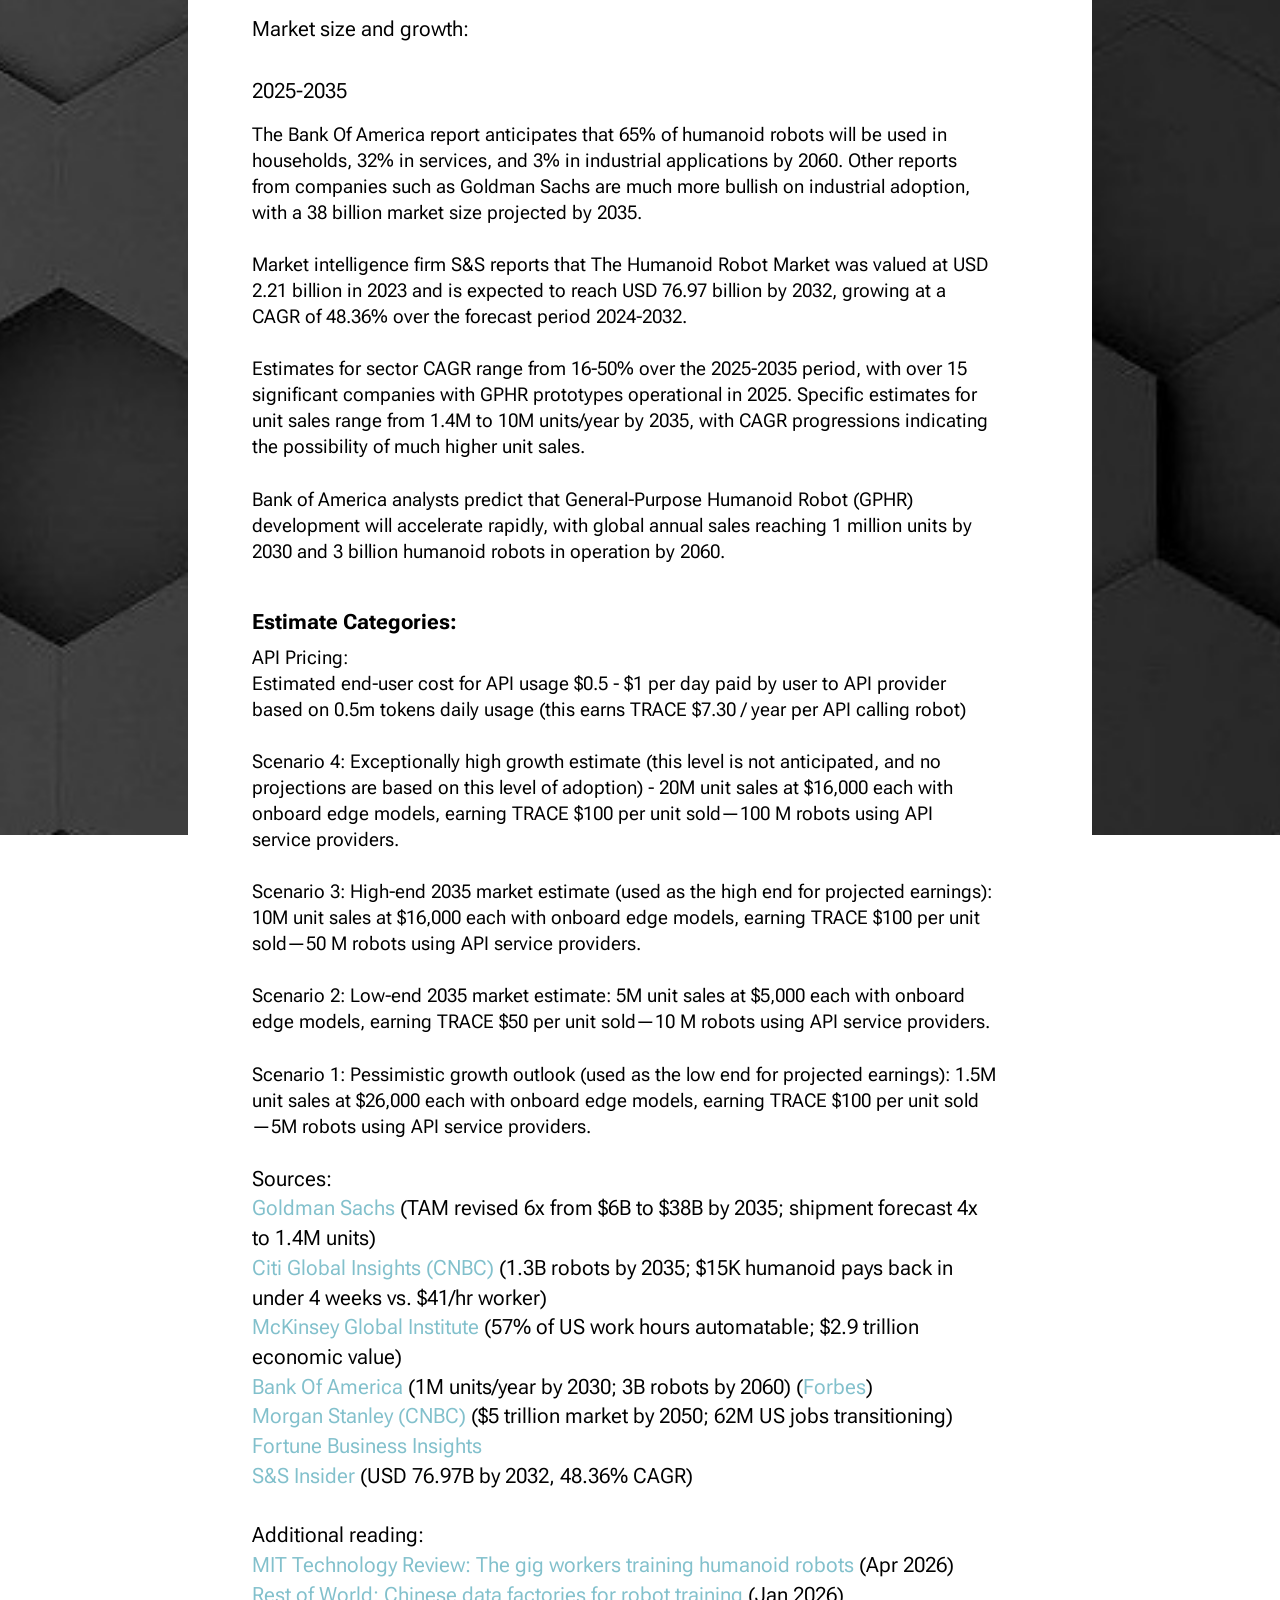
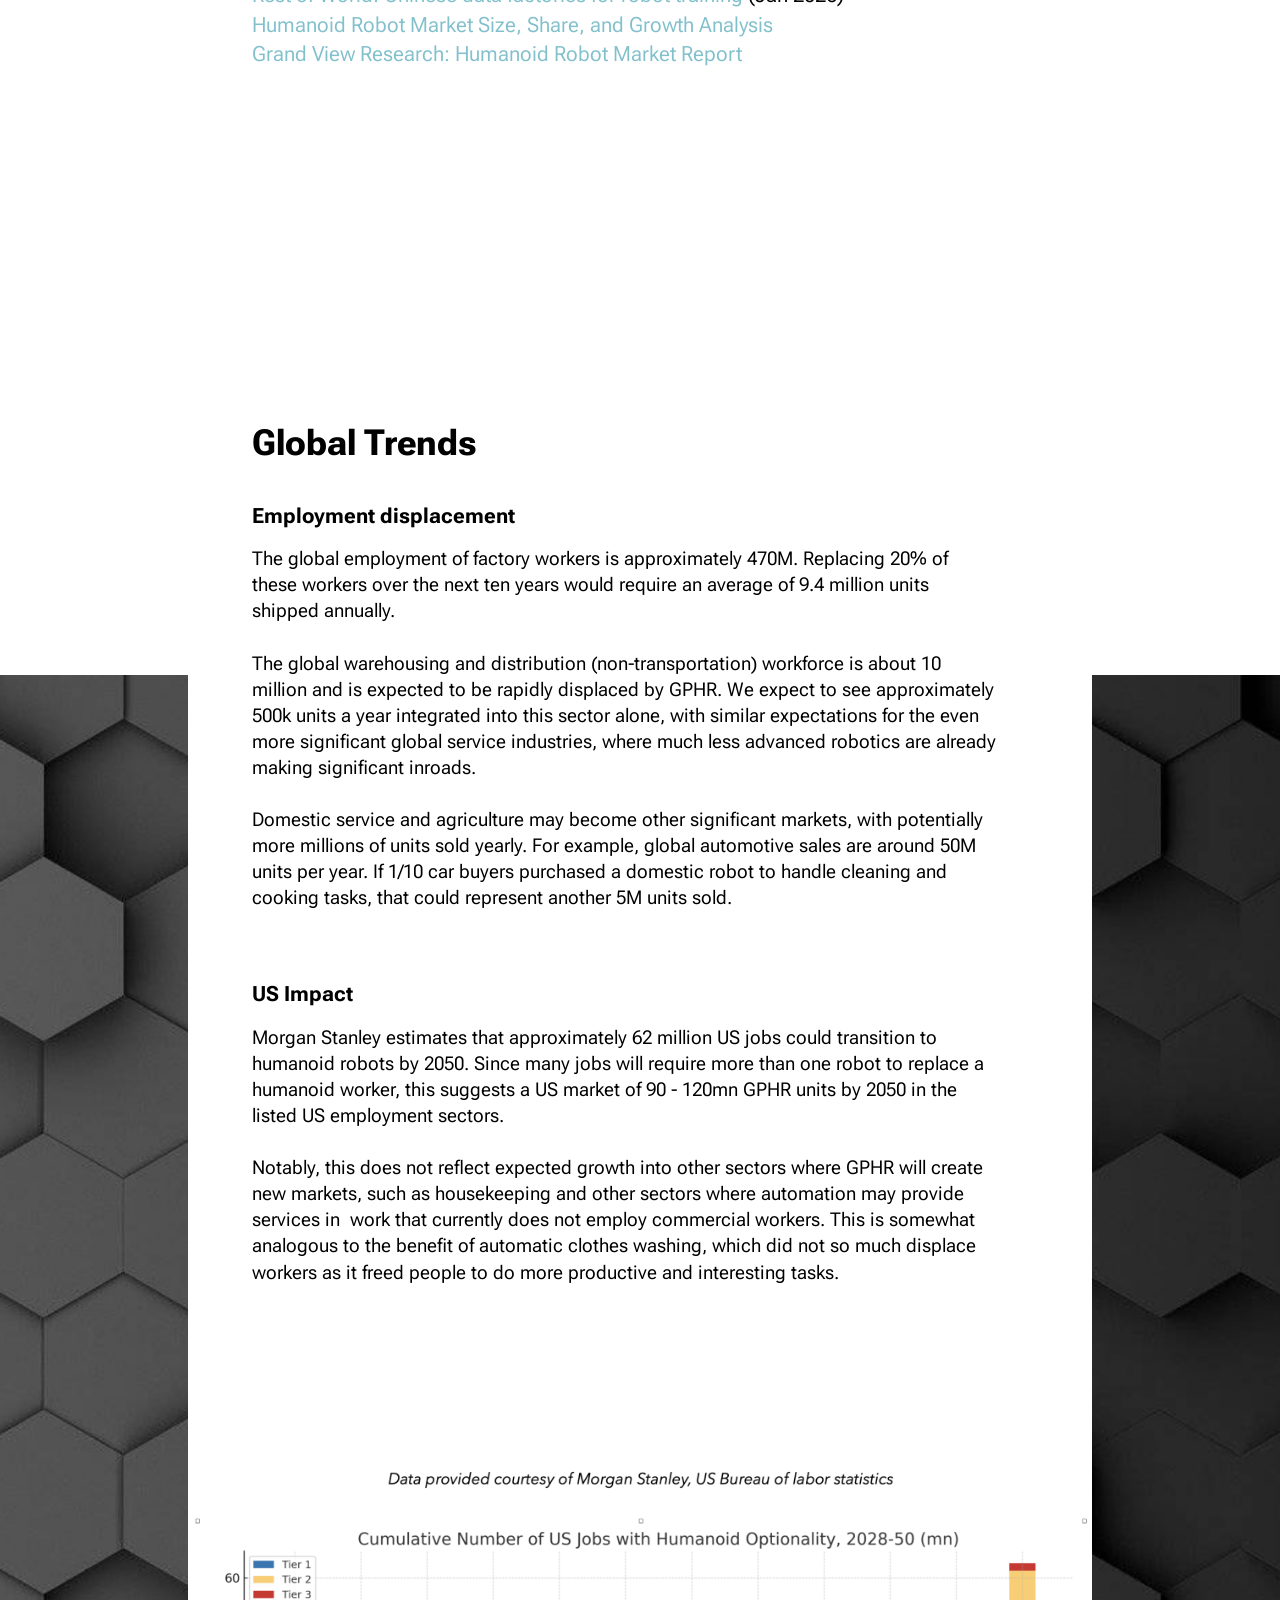
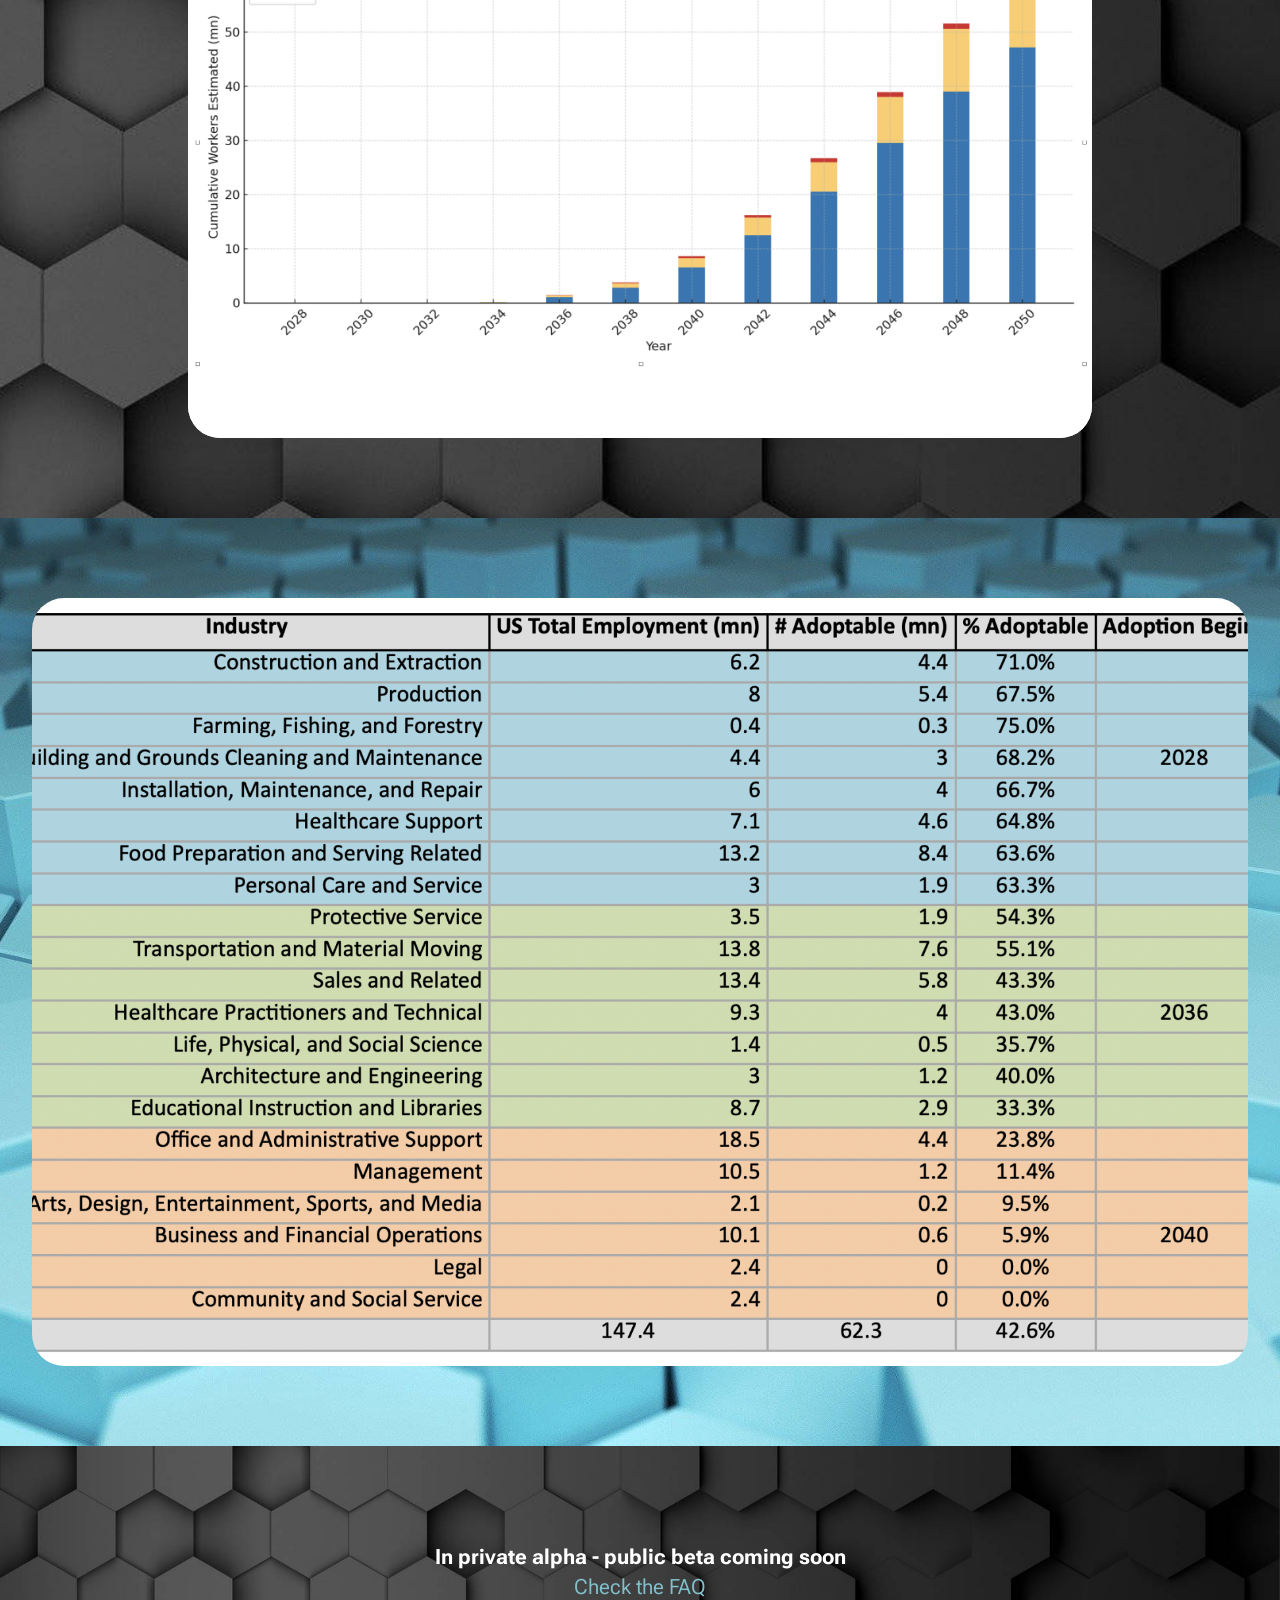
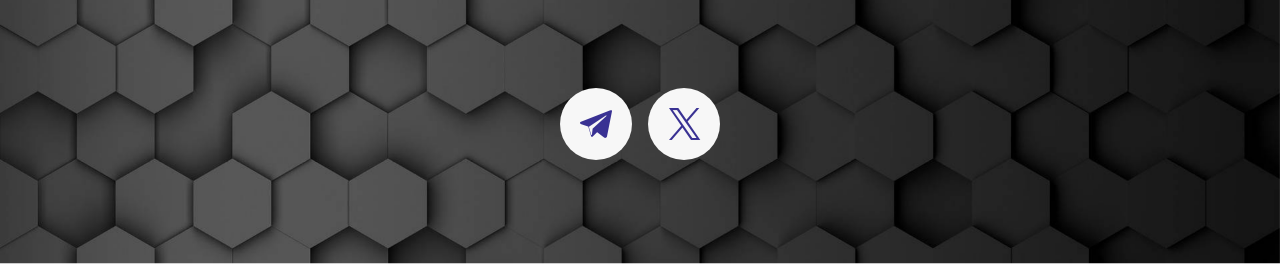
<file: page2.html>
<!DOCTYPE html>
<html>
  <head>

    <meta http-equiv="content-type" content="text/html; charset=UTF-8">
    <!-- Site made with Mobirise Website Builder v6.0.1, https://mobirise.com -->
    <meta charset="UTF-8">
    <meta http-equiv="X-UA-Compatible" content="IE=edge">
    <meta name="generator" content="Mobirise v6.0.1, mobirise.com">
    <meta name="viewport" content="width=device-width, initial-scale=1,
      minimum-scale=1">
    <link rel="shortcut icon" href="assets/images/trace-logo-icon.png"
      type="image/x-icon">
    <meta name="description" content="">
    <title>Market Projections</title>
    <link rel="stylesheet"
      href="assets/web/assets/mobirise-icons2/mobirise2.css">
    <link rel="stylesheet" href="assets/bootstrap/css/bootstrap.min.css">
    <link rel="stylesheet"
      href="assets/bootstrap/css/bootstrap-grid.min.css">
    <link rel="stylesheet"
      href="assets/bootstrap/css/bootstrap-reboot.min.css">
    <link rel="stylesheet" href="assets/parallax/jarallax.css">
    <link rel="stylesheet" href="assets/dropdown/css/style.css">
    <link rel="stylesheet" href="assets/socicon/css/styles.css">
    <link rel="stylesheet" href="assets/theme/css/style.css">
    <link rel="preload"
href="https://fonts.googleapis.com/css2?family=Roboto+Flex:wght@400;700&amp;display=swap&amp;display=swap"
      as="style" onload="this.onload=null;this.rel='stylesheet'">
    <noscript><link rel="stylesheet" href="https://fonts.googleapis.com/css2?family=Roboto+Flex:wght@400;700&amp;display=swap&amp;display=swap"></noscript>
    <link rel="preload" as="style"
      href="assets/mobirise/css/mbr-additional.css?v=OtgsSg">
    <link rel="stylesheet"
      href="assets/mobirise/css/mbr-additional.css?v=OtgsSg"
      type="text/css">
  </head>
  <body>
    <section data-bs-version="5.1" class="menu menu2 cid-uIbbLhTtyY"
      once="menu" id="menu02-5">
      <nav class="navbar navbar-dropdown navbar-fixed-top
        navbar-expand-lg">
        <div class="container">
          <div class="navbar-brand"> <span class="navbar-logo"> <a
                href="index.html"> <img
                  src="assets/images/trace-logo-icon.png" alt="Trace Dynamics"
                  style="height: 4.3rem;"> </a> </span>
            <span class="navbar-caption-wrap"><a class="navbar-caption
                text-black text-primary display-5">Trace</a></span> </div>
          <button class="navbar-toggler" type="button"
            data-toggle="collapse" data-bs-toggle="collapse"
            data-target="#navbarSupportedContent"
            data-bs-target="#navbarSupportedContent"
            aria-controls="navbarNavAltMarkup" aria-expanded="false"
            aria-label="Toggle navigation">
            <div class="hamburger"> <span></span> <span></span> <span></span>
              <span></span> </div>
          </button>
          <div class="collapse navbar-collapse"
            id="navbarSupportedContent">
            <ul class="navbar-nav nav-dropdown"
              data-app-modern-menu="true">
              <li class="nav-item"> <a class="nav-link link text-black
                  text-primary display-4" href="index.html">Home</a> </li>
              <li class="nav-item"> <a class="nav-link link text-black
                  text-primary display-4"
                  href="about.html">About</a> </li>
              <li class="nav-item"> <a class="nav-link link text-black
                  text-primary display-4"
                  href="index.html#follow-us-2-uIbbLhV8Zy">Contact</a> </li>
              <li class="nav-item"> <a class="nav-link link text-black
                  text-primary display-4"
                  href="researchers.html">Research</a> </li>
            </ul>
            <div class="navbar-buttons mbr-section-btn"><a class="btn
                btn-primary display-4" href="join.html">Get
                started</a></div>
          </div>
        </div>
      </nav>
    </section>
    <section data-bs-version="5.1" class="start article6 cid-uIhpKU2euU
      mbr-parallax-background" id="article06-7">
      <div class="mbr-overlay" style="opacity: 0; background-color:
        rgb(255, 255, 255);"></div>
      <div class="container">
        <div class="row justify-content-center">
          <div class="card col-md-12 col-lg-9">
            <div class="card-wrapper">
              <div class="card-box align-left">
                <h4 class="card-title mbr-fonts-style display-5"> <strong>Adoption
                    and economic footprint of General Purpose Robotics:
                  </strong><br>
                  <strong>An uncertain future for legacy labor</strong></h4>
                <p class="mbr-text mbr-fonts-style mt-4 display-7"> Bank
                  of America analysts predict that General-Purpose
                  Humanoid Robot (GPHR) development will accelerate
                  rapidly, with global annual sales reaching 1 million
                  units by 2030 and 3 billion humanoid robots in
                  operation by 2060. <br>
                  Cost estimates for humanoid robots are US$35,000 by
                  the end of 2025 with a likely decline to about
                  US$17,000 by 2030.<br>
                  <br>
                  Estimates are based on 2035 market projections for a
                  ten year outlook.</p>
              </div>
            </div>
          </div>
        </div>
      </div>
    </section>
    <section data-bs-version="5.1" class="article8 cid-uIhpNt99MP
      mbr-parallax-background" id="article08-8">
      <div class="mbr-overlay" style="opacity: 0; background-color:
        rgb(255, 255, 255);"></div>
      <div class="container">
        <div class="row justify-content-center">
          <div class="card col-md-12 col-lg-9">
            <div class="card-wrapper">
              <div class="image-wrapper d-flex justify-content-center
                mb-4"> <img
                  src="assets/images/screenshot-2025-04-13-at-4.08.43pm.png-2136x1646.png"
                  alt="Mobirise Website Builder"> </div>
              <div class="card-content-text">
                <h3 class="card-title mbr-fonts-style mbr-white mt-3
                  mb-4 display-7">Market size and growth:</h3>
                <div class="row card-box align-left">
                  <div class="item features-without-image col-12">
                    <div class="item-wrapper">
                      <h4 class="mbr-section-subtitle mbr-fonts-style
                        mb-3 display-7">2025-2035</h4>
                      <p class="mbr-text mbr-fonts-style display-4">The
                        Bank Of America report anticipates that 65% of
                        humanoid robots will be used in households, 32%
                        in services, and 3% in industrial applications
                        by 2060. Other reports from companies such as
                        Goldman Sachs are much more bullish on
                        industrial adoption, with a 38 billion market
                        size projected by 2035.<br>
                        <br>
                        Market intelligence firm S&amp;S reports that
                        The Humanoid Robot Market was valued at USD 2.21
                        billion in 2023&nbsp;and is expected to reach
                        USD 76.97 billion by 2032, growing at a CAGR of
                        48.36%&nbsp;over the forecast period 2024-2032.<br>
                        <br>
                        Estimates for sector CAGR range from 16-50% over
                        the 2025-2035 period, with over 15 significant
                        companies with GPHR prototypes operational in
                        2025. Specific estimates for unit sales range
                        from 1.4M to 10M units/year by 2035, with CAGR
                        progressions indicating the possibility of much
                        higher unit sales.&nbsp;<br>
                        <br>
                        Bank of America analysts predict that
                        General-Purpose Humanoid Robot (GPHR)
                        development will accelerate rapidly, with global
                        annual sales reaching 1 million units by 2030
                        and 3 billion humanoid robots in operation by
                        2060.<br>
                        &nbsp;</p>
                    </div>
                  </div>
                  <div class="item features-without-image col-12">
                    <div class="item-wrapper">
                      <h4 class="mbr-section-subtitle mbr-fonts-style
                        display-7"> <strong>Estimate Categories:</strong></h4>
                      <p class="mbr-text mbr-fonts-style display-4">API
                        Pricing:<br>
                        Estimated end-user cost for API usage $0.5 - $1
                        per day paid by user to API provider based on
                        0.5m tokens daily usage (this earns TRACE
                        $7.30 / year per API calling robot)<br>
                        <br>
                        Scenario 4: Exceptionally high growth
                        estimate&nbsp;(this level is not anticipated,
                        and no projections are based on this level of
                        adoption) - 20M unit sales at $16,000 each with
                        onboard edge models, earning TRACE $100
                        per unit sold—100 M robots using API service
                        providers.&nbsp;<br>
                        <br>
                        Scenario 3: High-end 2035 market estimate (used
                        as the high end for projected earnings): 10M
                        unit sales at $16,000 each with onboard edge
                        models, earning TRACE $100 per unit
                        sold—50 M robots using API service providers.<br>
                        <br>
                        Scenario 2: Low-end 2035 market estimate: 5M
                        unit sales at $5,000 each with onboard edge
                        models, earning TRACE $50 per unit
                        sold—10 M robots using API service providers.<br>
                        <br>
                        Scenario 1: Pessimistic growth outlook (used as
                        the low end for projected earnings): 1.5M unit
                        sales at $26,000 each with onboard edge models,
                        earning TRACE $100 per unit sold—5M
                        robots using API service providers.</p>
                    </div>
                  </div>
                  <div class="item features-without-image col-12">
                    <div class="item-wrapper">
                      <h4 class="mbr-section-subtitle mbr-fonts-style
                        display-5"></h4>
                      <p class="mbr-text mbr-fonts-style display-7">Sources:
                        <br>
                        <a
href="https://www.goldmansachs.com/insights/articles/the-global-market-for-robots-could-reach-38-billion-by-2035"
                          class="text-primary" target="_blank">Goldman Sachs</a>
                        (TAM revised 6x from $6B to $38B by 2035; shipment forecast 4x to 1.4M units)<br>
                        <a
href="https://www.cnbc.com/2026/02/23/ai-robots-outnumber-workers-agents-few-decades-citi.html"
                          class="text-primary" target="_blank">Citi Global
                          Insights (CNBC)</a>
                        (1.3B robots by 2035; $15K humanoid pays back in under 4 weeks vs. $41/hr worker)<br>
                        <a
href="https://www.mckinsey.com/mgi/our-research/agents-robots-and-us-skill-partnerships-in-the-age-of-ai"
                          class="text-primary" target="_blank">McKinsey
                          Global Institute</a>
                        (57% of US work hours automatable; $2.9 trillion economic value)<br>
                        <a
href="https://www.investing.com/news/stock-market-news/world-to-host-3-billion-humanoid-robots-by-2060-bank-of-america-estimates-3915751?utm_source=yahoo&amp;utm_medium=referral&amp;utm_campaign=yahoo_finance"
                          class="text-primary" target="_blank">Bank Of
                          America</a>
                        (1M units/year by 2030; 3B robots by 2060)
                        (<a
href="https://www.forbes.com/sites/johnkoetsier/2025/04/30/humanoid-robot-mass-adoption-will-start-in-2028-says-bank-of-america/"
                          class="text-primary" target="_blank">Forbes</a>)<br>
                        <a
href="https://www.cnbc.com/2025/04/29/how-to-play-a-5-trillion-market-for-humanoid-robots-by-2050.html"
                          class="text-primary" target="_blank">Morgan
                          Stanley (CNBC)</a>
                        ($5 trillion market by 2050; 62M US jobs transitioning)<br>
                        <a
href="https://www.fortunebusinessinsights.com/humanoid-robots-market-110188"
                          class="text-primary" target="_blank">Fortune
                          Business Insights</a><br>
                        <a
                          href="https://www.snsinsider.com/reports/humanoid-robot-market-1616"
                          class="text-primary" target="_blank">S&amp;S
                          Insider</a>
                        (USD 76.97B by 2032, 48.36% CAGR)<br>
                        <br>
                        Additional reading:<br>
                        <a
href="https://www.technologyreview.com/2026/04/01/1134863/humanoid-data-training-gig-economy-2026-breakthrough-technology/"
                          class="text-primary" target="_blank">MIT Technology
                          Review: The gig workers training humanoid robots</a> (Apr 2026)<br>
                        <a
href="https://restofworld.org/2026/china-robots-training-centers-workers/"
                          class="text-primary" target="_blank">Rest of World:
                          Chinese data factories for robot training</a> (Jan 2026)<br>
                        <a
                          href="https://www.skyquestt.com/report/humanoid-robot-market"
                          class="text-primary" target="_blank">Humanoid
                          Robot Market Size, Share, and Growth Analysis</a><br>
                        <a
href="https://www.grandviewresearch.com/industry-analysis/humanoid-robot-market-report"
                          class="text-primary" target="_blank">Grand View
                          Research: Humanoid Robot Market Report</a><br>
                        <br>
                      </p>
                    </div>
                  </div>
                </div>
              </div>
            </div>
          </div>
        </div>
      </div>
    </section>
    <section data-bs-version="5.1" class="article9 cid-uIhpT7GjZj
      mbr-parallax-background" id="article09-9">
      <div class="mbr-overlay" style="opacity: 0; background-color:
        rgb(255, 255, 255);"></div>
      <div class="container">
        <div class="row justify-content-center">
          <div class="card col-md-12 col-lg-9">
            <div class="card-wrapper">
              <div class="card-content-text">
                <h3 class="card-title mbr-fonts-style mbr-white mt-3
                  mb-4 display-5"> <strong>Global Trends</strong></h3>
                <div class="row card-box align-left">
                  <div class="item features-without-image col-12">
                    <div class="item-wrapper">
                      <h4 class="mbr-section-subtitle mbr-fonts-style
                        mb-3 display-7"><strong>Employment displacement</strong></h4>
                      <p class="mbr-text mbr-fonts-style display-4">The
                        global employment of factory workers is
                        approximately 470M. Replacing 20% of these
                        workers over the next ten years would require an
                        average of 9.4 million units shipped annually. <br>
                        <br>
                        The global warehousing and distribution
                        (non-transportation) workforce is about 10
                        million and is expected to be rapidly displaced
                        by GPHR. We expect to see approximately 500k
                        units a year integrated into this sector alone,
                        with similar expectations for the even more
                        significant global service industries, where
                        much less advanced robotics are already making
                        significant inroads. <br>
                        <br>
                        Domestic service and agriculture may become
                        other significant markets, with potentially more
                        millions of units sold yearly. For example,
                        global automotive sales are around 50M units per
                        year. If 1/10 car buyers purchased a domestic
                        robot to handle cleaning and cooking tasks, that
                        could represent another 5M units sold.<br>
                        <br>
                        <br>
                      </p>
                    </div>
                  </div>
                  <div class="item features-without-image col-12">
                    <div class="item-wrapper">
                      <h4 class="mbr-section-subtitle mbr-fonts-style
                        mb-3 display-7"> <strong>US Impact</strong></h4>
                      <p class="mbr-text mbr-fonts-style display-4">Morgan
                        Stanley estimates that approximately 62 million
                        US jobs could transition to humanoid robots by
                        2050. Since many jobs will require more than one
                        robot to replace a humanoid worker, this
                        suggests a US market of 90 - 120mn GPHR units by
                        2050 in the listed US employment sectors. <br>
                        <br>
                        Notably, this does not reflect expected growth
                        into other sectors where GPHR will create new
                        markets, such as housekeeping and other sectors
                        where automation may provide services in&nbsp;
                        work that currently does not employ commercial
                        workers. This is somewhat analogous to the
                        benefit of automatic clothes washing, which did
                        not so much displace workers as it freed people
                        to do more productive and interesting tasks.<br>
                        <br>
                        <br>
                      </p>
                    </div>
                  </div>
                  <div class="item features-without-image col-12">
                    <div class="item-wrapper">
                      <h4 class="mbr-section-subtitle mbr-fonts-style
                        mb-3 display-7"></h4>
                      <p class="mbr-text mbr-fonts-style display-4"><br>
                      </p>
                    </div>
                  </div>
                </div>
              </div>
              <div class="image-wrapper d-flex justify-content-center
                mt-3"> <img
                  src="assets/images/screenshot-2025-04-13-at-4.09.43pm.png-2136x1405.png"
                  alt="Mobirise Website Builder"> </div>
            </div>
          </div>
        </div>
      </div>
    </section>
    <section data-bs-version="5.1" class="image07 cid-uIhCwLXDhe"
      id="image07-b">
      <div class="container">
        <div class="row justify-content-center">
          <div class="card col-12 col-lg-12">
            <div class="card-wrapper wrap">
              <div class="card-box align-center"> </div>
            </div>
          </div>
        </div>
      </div>
    </section>
    <section data-bs-version="5.1" class="social05 cid-uIbbLhV8Zy
      mbr-parallax-background" id="social05-6">
      <div class="mbr-overlay" style="opacity: 0; background-color:
        rgb(255, 255, 255);"> </div>
      <div class="container">
        <div class="row">
          <h3 class="mbr-section-title align-center mb-5 mbr-fonts-style
            display-7"><strong>In private alpha - public beta coming
              soon</strong><br>
            <strong><em><a href="page3.html" class="text-primary">Check
                  the FAQ</a></em><br>
            </strong><br>
          </h3>
          <div class="col-12">
            <div class="social-row">
              <div class="soc-item"> <a
                  href="https://t.me/+AzoYg8oxvrk4ZTZh" target="_blank">
                  <span class="mbr-iconfont socicon-telegram socicon"></span>
                </a> </div>
              <div class="soc-item"> <a
                  href="https://x.com/TRCDynamics" target="_blank"> <span
                    class="mbr-iconfont socicon-twitter socicon"></span>
                </a> </div>
            </div>
          </div>
        </div>
      </div>
    </section>
    <script src="assets/bootstrap/js/bootstrap.bundle.min.js"></script>
    <script src="assets/parallax/jarallax.js"></script>
    <script src="assets/smoothscroll/smooth-scroll.js"></script>
    <script src="assets/ytplayer/index.js"></script>
    <script src="assets/dropdown/js/navbar-dropdown.js"></script>
    <script src="assets/theme/js/script.js"></script>
  </body>
</html>
</file>
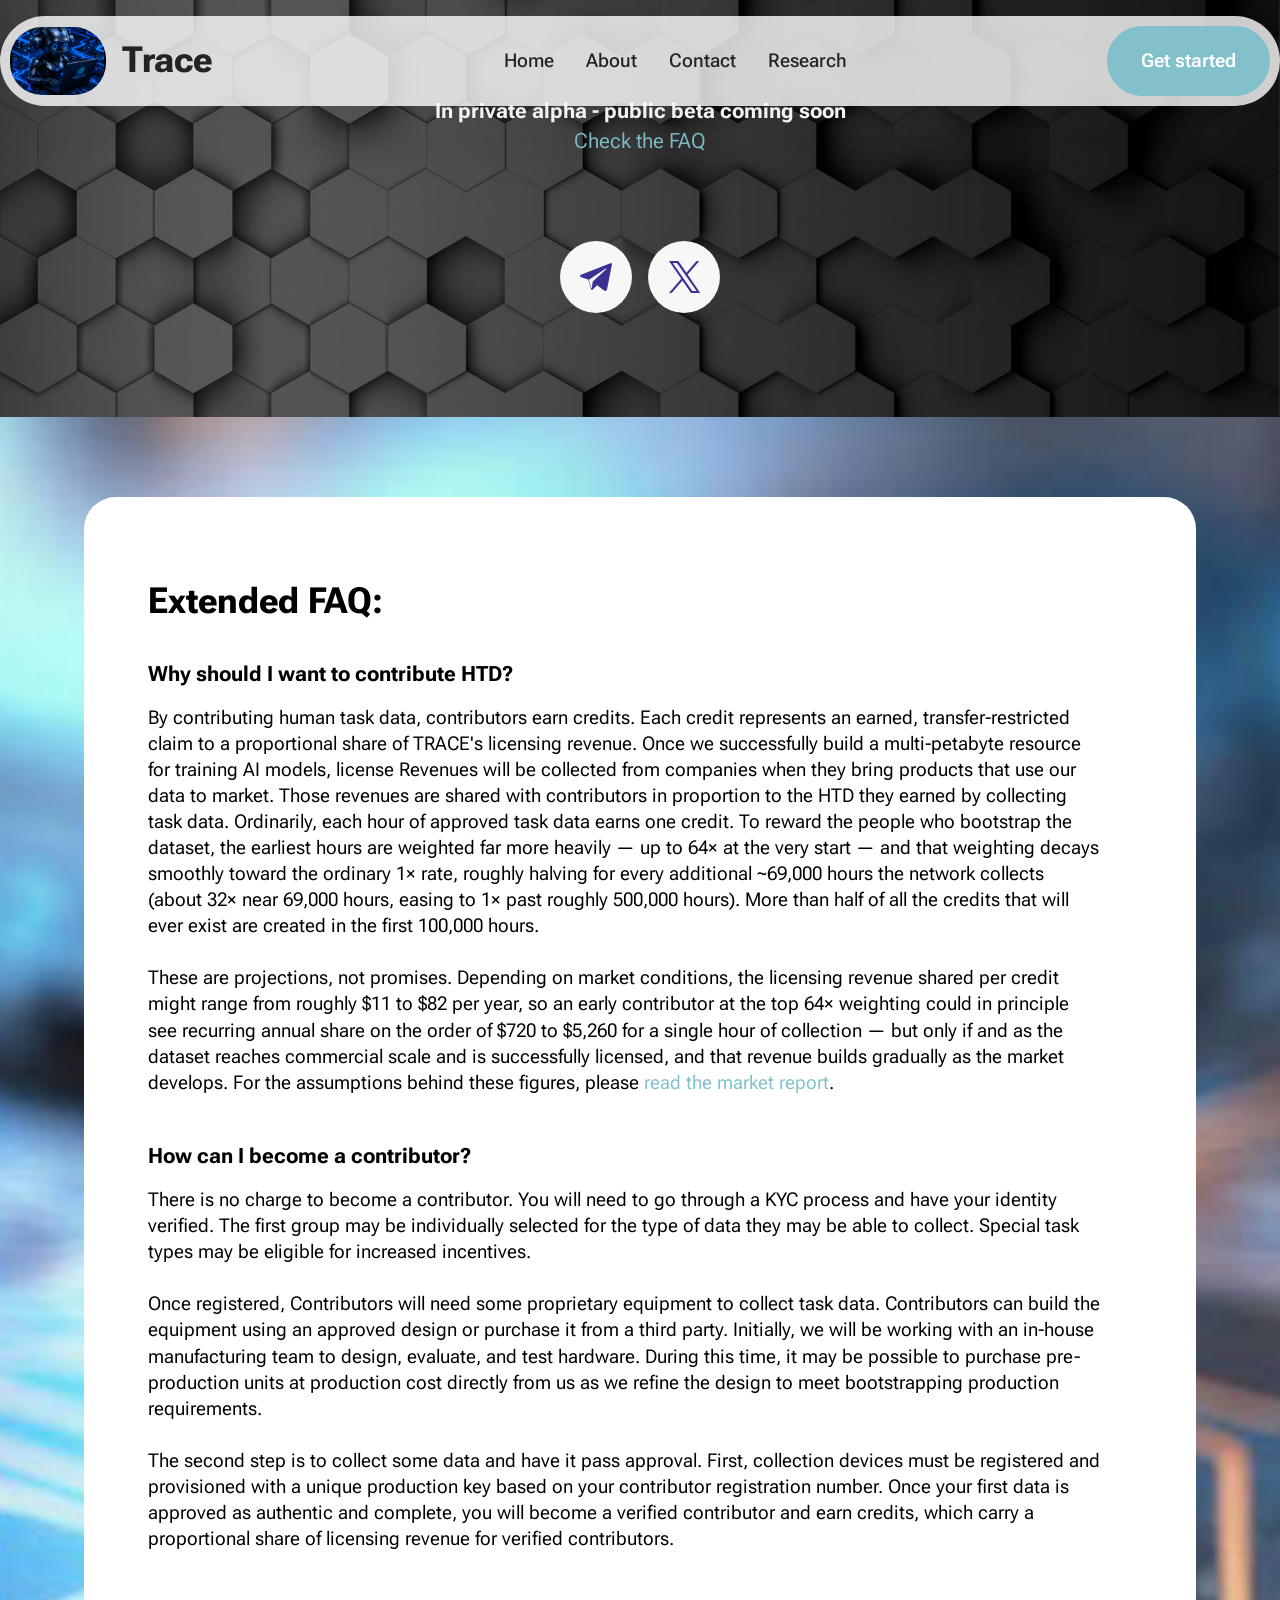
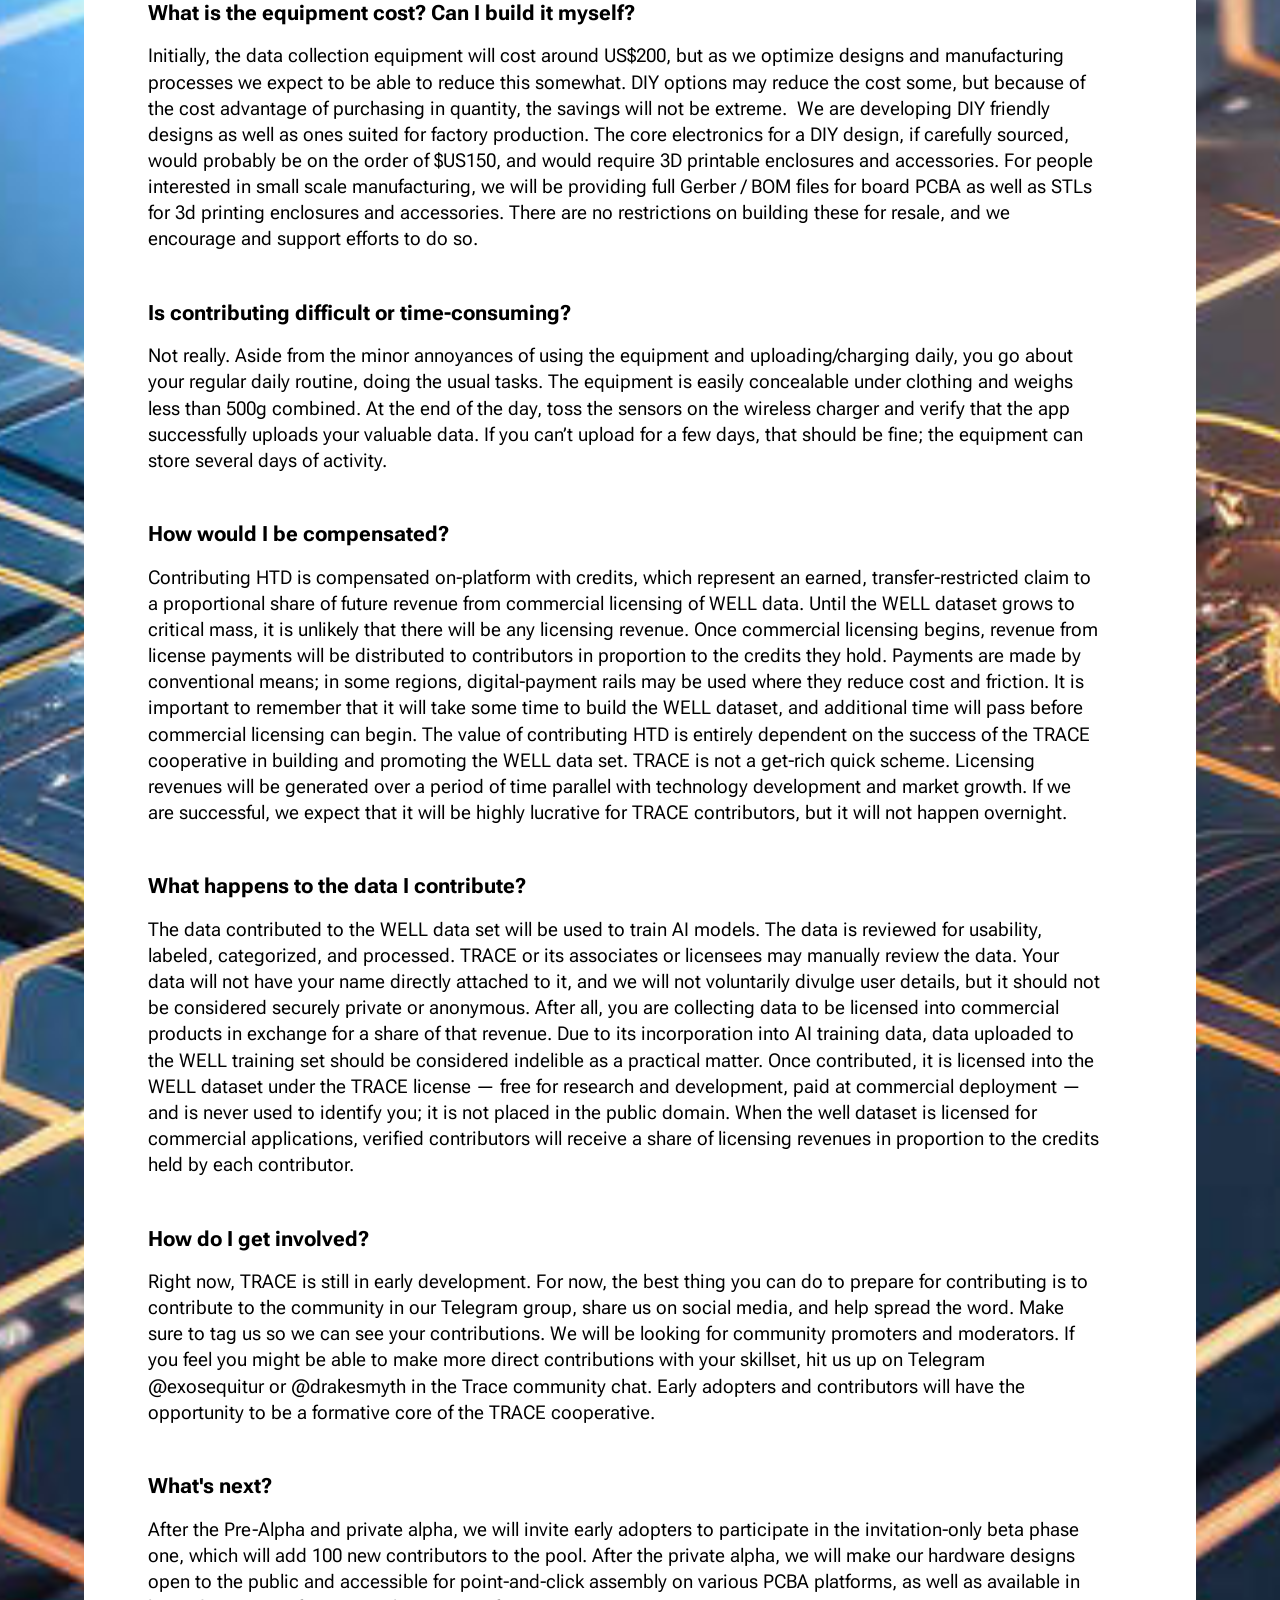
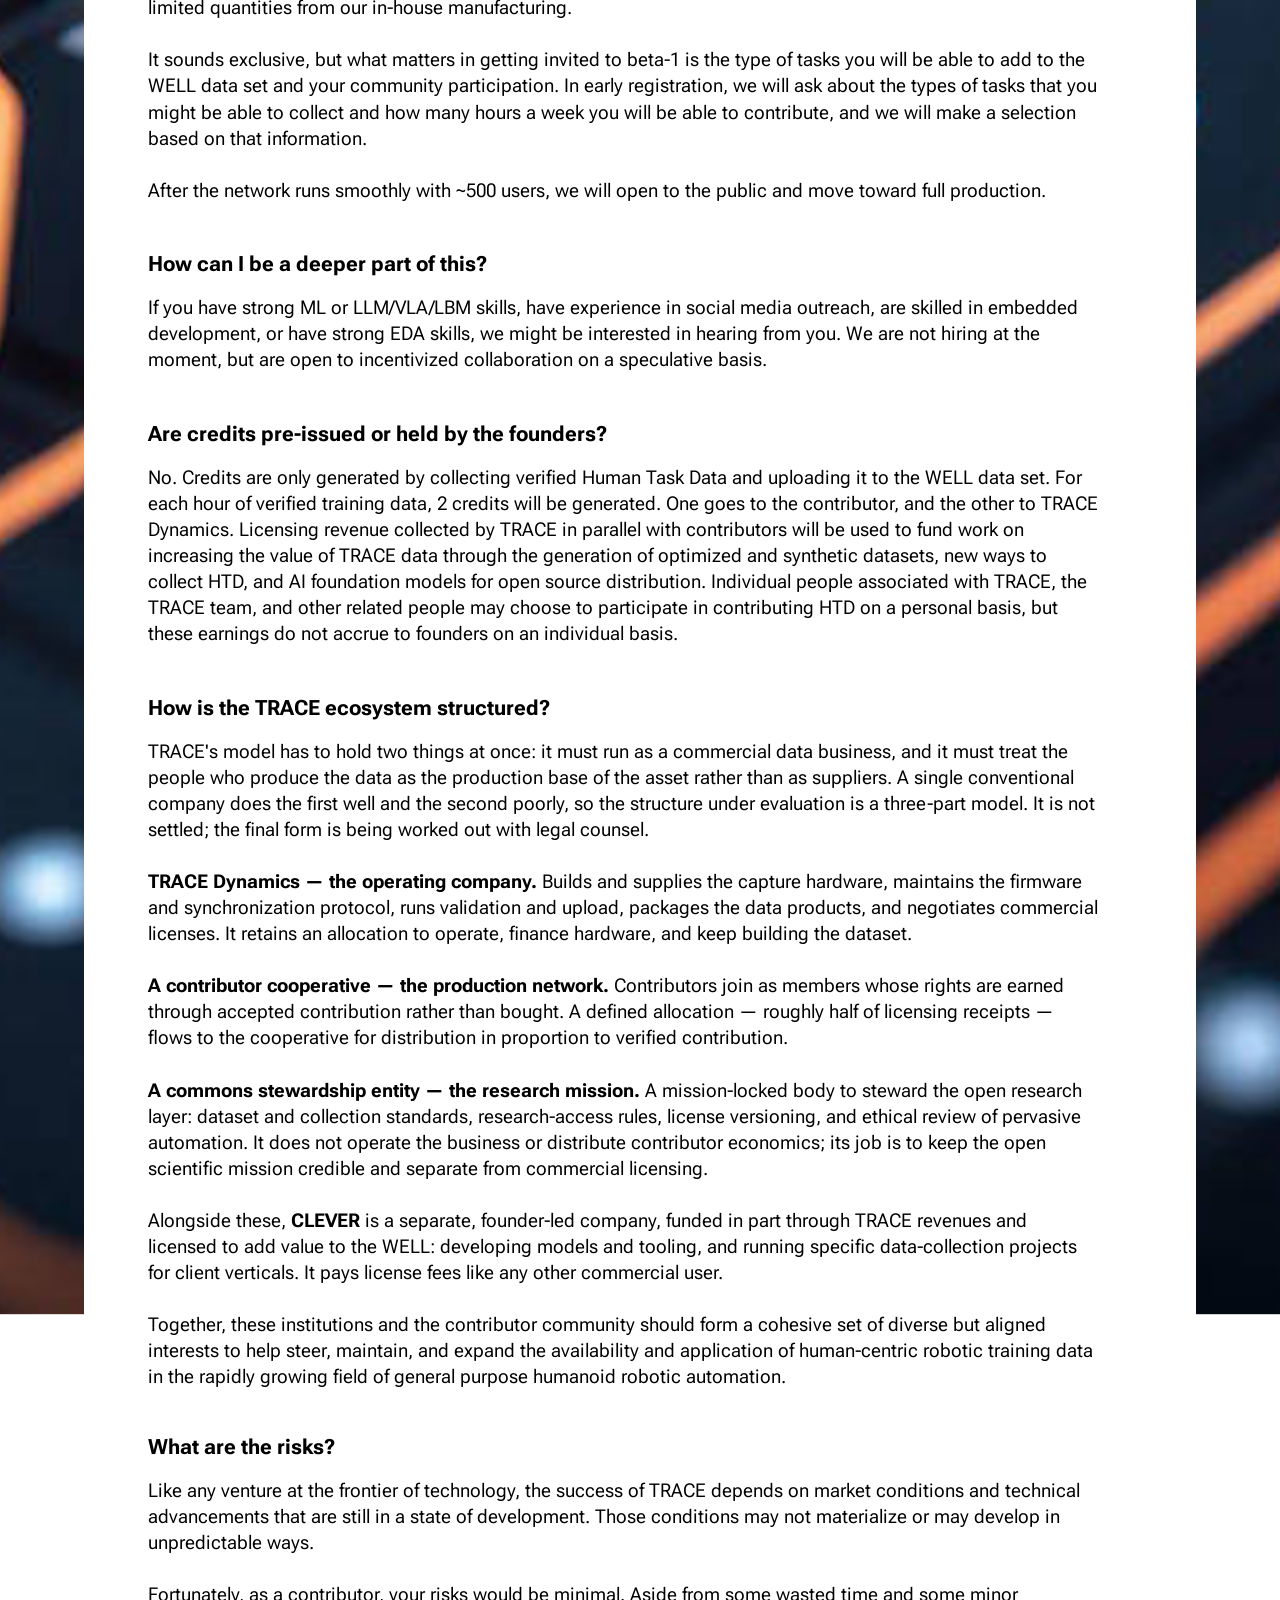
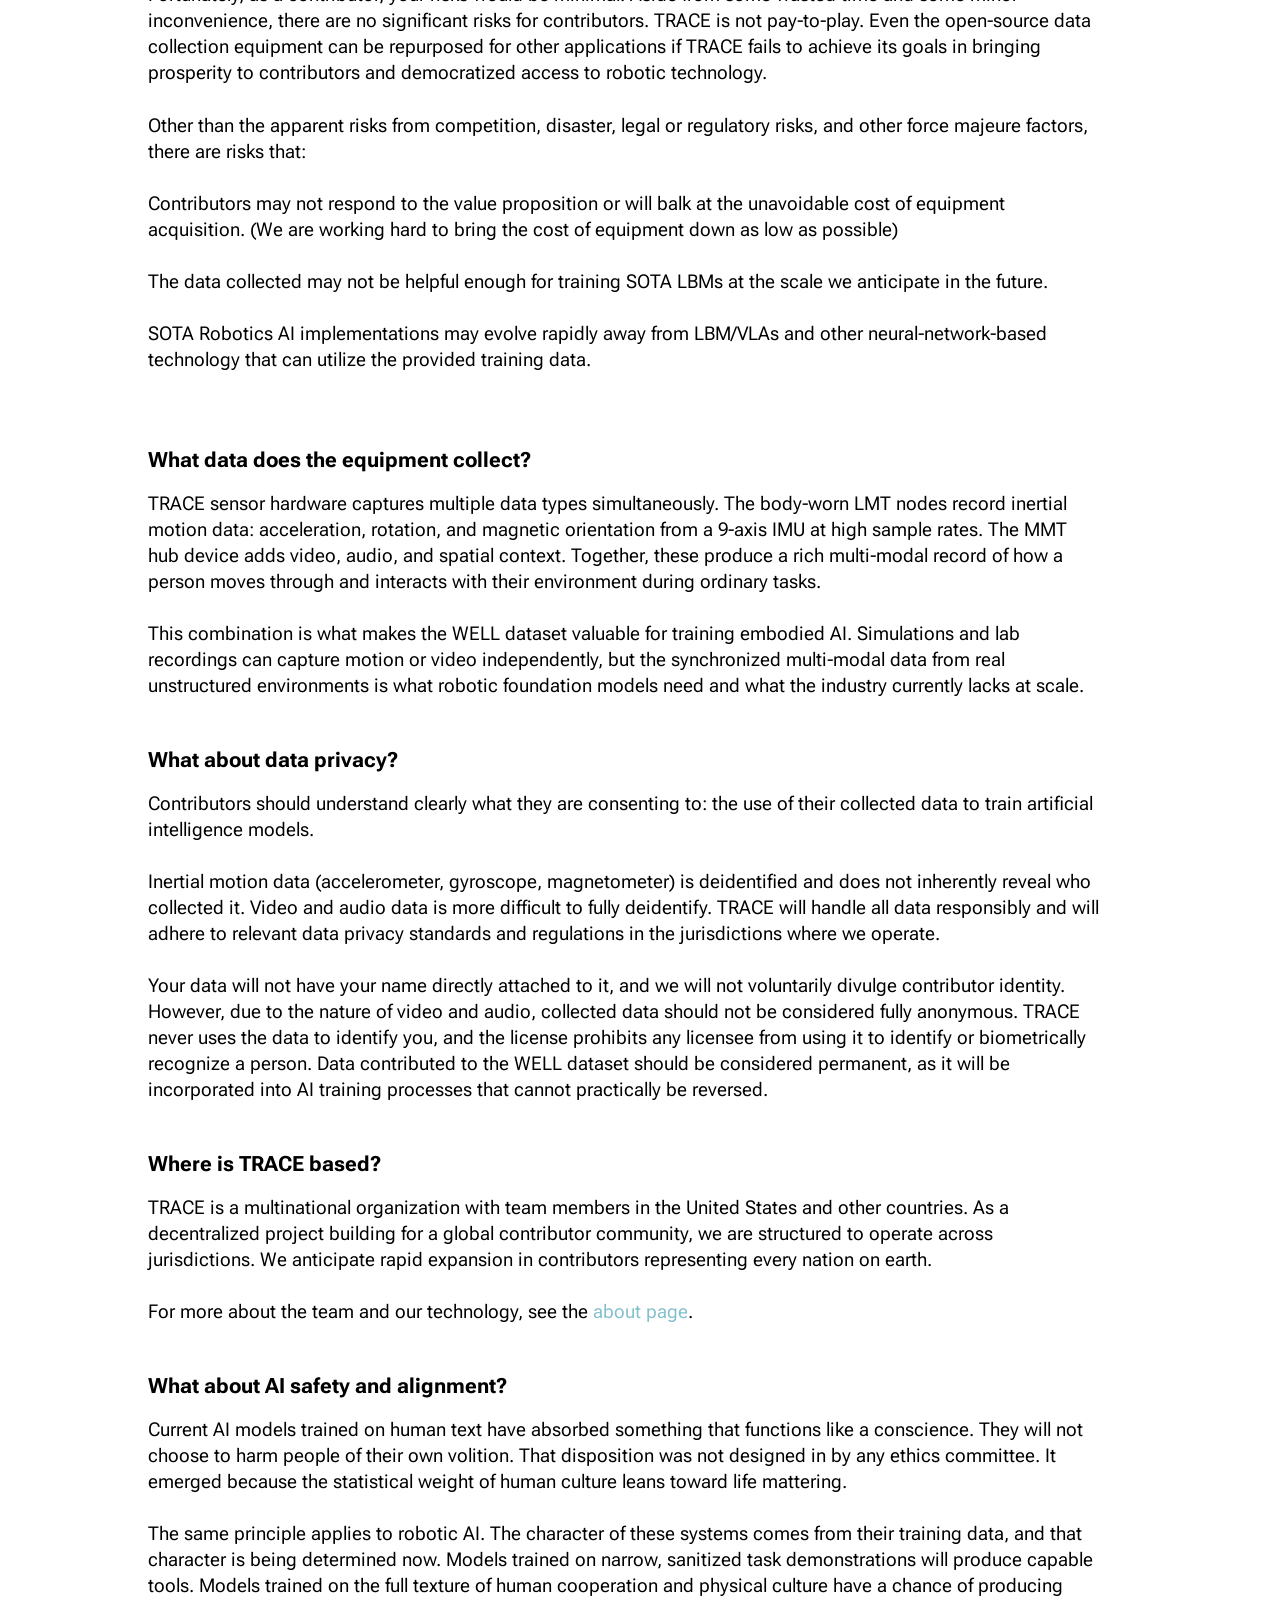
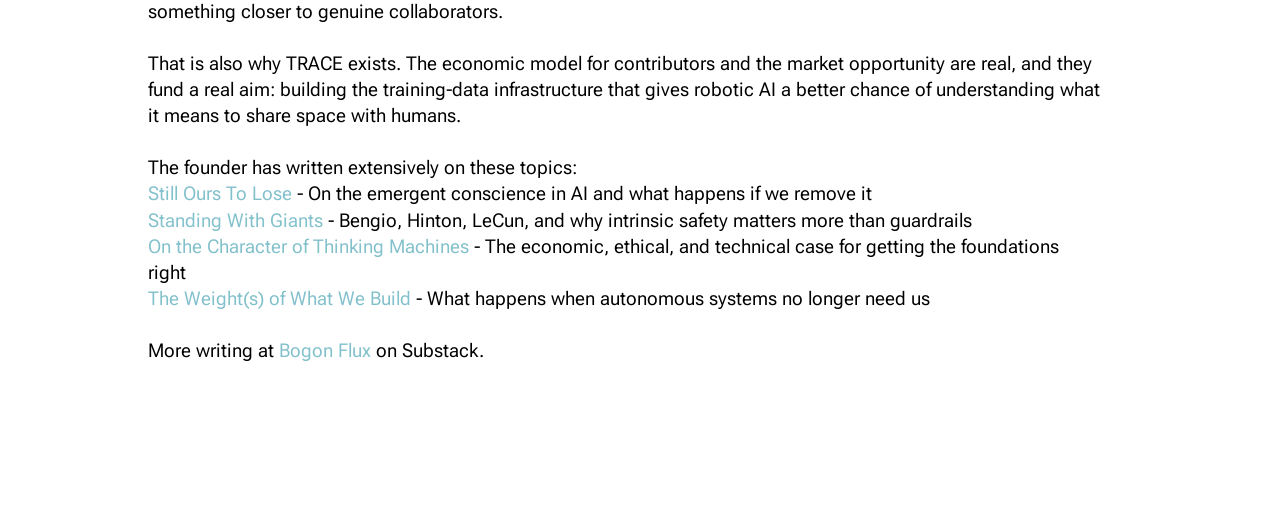
<file: page3.html>
<!DOCTYPE html>
<html>
  <head>

    <meta http-equiv="content-type" content="text/html; charset=UTF-8">
    <!-- Site made with Mobirise Website Builder v6.0.1, https://mobirise.com -->
    <meta charset="UTF-8">
    <meta http-equiv="X-UA-Compatible" content="IE=edge">
    <meta name="generator" content="Mobirise v6.0.1, mobirise.com">
    <meta name="viewport" content="width=device-width, initial-scale=1,
      minimum-scale=1">
    <link rel="shortcut icon" href="assets/images/trace-logo-icon.png"
      type="image/x-icon">
    <meta name="description" content="">
    <title>FAQ</title>
    <link rel="stylesheet"
      href="assets/web/assets/mobirise-icons2/mobirise2.css">
    <link rel="stylesheet" href="assets/bootstrap/css/bootstrap.min.css">
    <link rel="stylesheet"
      href="assets/bootstrap/css/bootstrap-grid.min.css">
    <link rel="stylesheet"
      href="assets/bootstrap/css/bootstrap-reboot.min.css">
    <link rel="stylesheet" href="assets/parallax/jarallax.css">
    <link rel="stylesheet" href="assets/dropdown/css/style.css">
    <link rel="stylesheet" href="assets/socicon/css/styles.css">
    <link rel="stylesheet" href="assets/theme/css/style.css">
    <link rel="preload"
href="https://fonts.googleapis.com/css2?family=Roboto+Flex:wght@400;700&amp;display=swap&amp;display=swap"
      as="style" onload="this.onload=null;this.rel='stylesheet'">
    <noscript><link rel="stylesheet" href="https://fonts.googleapis.com/css2?family=Roboto+Flex:wght@400;700&amp;display=swap&amp;display=swap"></noscript>
    <link rel="preload" as="style"
      href="assets/mobirise/css/mbr-additional.css?v=SKoABc">
    <link rel="stylesheet"
      href="assets/mobirise/css/mbr-additional.css?v=SKoABc"
      type="text/css">
  </head>
  <body>
    <section data-bs-version="5.1" class="menu menu2 cid-uIbbLhTtyY"
      once="menu" id="menu02-c">
      <nav class="navbar navbar-dropdown navbar-fixed-top
        navbar-expand-lg">
        <div class="container">
          <div class="navbar-brand"> <span class="navbar-logo"> <a
                href="index.html"> <img
                  src="assets/images/trace-logo-icon.png" alt="Trace Dynamics"
                  style="height: 4.3rem;"> </a> </span>
            <span class="navbar-caption-wrap"><a class="navbar-caption
                text-black text-primary display-5">Trace</a></span> </div>
          <button class="navbar-toggler" type="button"
            data-toggle="collapse" data-bs-toggle="collapse"
            data-target="#navbarSupportedContent"
            data-bs-target="#navbarSupportedContent"
            aria-controls="navbarNavAltMarkup" aria-expanded="false"
            aria-label="Toggle navigation">
            <div class="hamburger"> <span></span> <span></span> <span></span>
              <span></span> </div>
          </button>
          <div class="collapse navbar-collapse"
            id="navbarSupportedContent">
            <ul class="navbar-nav nav-dropdown"
              data-app-modern-menu="true">
              <li class="nav-item"> <a class="nav-link link text-black
                  text-primary display-4" href="index.html">Home</a> </li>
              <li class="nav-item"> <a class="nav-link link text-black
                  text-primary display-4"
                  href="about.html">About</a> </li>
              <li class="nav-item"> <a class="nav-link link text-black
                  text-primary display-4"
                  href="index.html#follow-us-2-uIbbLhV8Zy">Contact</a> </li>
              <li class="nav-item"> <a class="nav-link link text-black
                  text-primary display-4"
                  href="researchers.html">Research</a> </li>
            </ul>
            <div class="navbar-buttons mbr-section-btn"><a class="btn
                btn-primary display-4" href="join.html">Get
                started</a></div>
          </div>
        </div>
      </nav>
    </section>
    <section data-bs-version="5.1" class="social05 cid-uIbbLhV8Zy
      mbr-parallax-background" id="social05-d">
      <div class="mbr-overlay" style="opacity: 0; background-color:
        rgb(255, 255, 255);"> </div>
      <div class="container">
        <div class="row">
          <h3 class="mbr-section-title align-center mb-5 mbr-fonts-style
            display-7"><strong>In private alpha - public beta coming
              soon</strong><br>
            <strong><em><a href="page3.html" class="text-primary">Check
                  the FAQ</a></em><br>
            </strong><br>
          </h3>
          <div class="col-12">
            <div class="social-row">
              <div class="soc-item"> <a
                  href="https://t.me/+AzoYg8oxvrk4ZTZh" target="_blank">
                  <span class="mbr-iconfont socicon-telegram socicon"></span>
                </a> </div>
              <div class="soc-item"> <a
                  href="https://x.com/TRCDynamics" target="_blank"> <span
                    class="mbr-iconfont socicon-twitter socicon"></span>
                </a> </div>
            </div>
          </div>
        </div>
      </div>
    </section>
    <section data-bs-version="5.1" class="article07 cid-uJWKXqV1lb
      mbr-parallax-background" id="article07-i">
      <div class="mbr-overlay" style="opacity: 0; background-color:
        rgb(0, 0, 0);"></div>
      <div class="container">
        <div class="row justify-content-center">
          <div class="card col-md-12 col-lg-11">
            <div class="card-wrapper">
              <h3 class="card-title mbr-fonts-style mbr-white mt-3 mb-4
                display-5"> <strong>Extended FAQ:</strong> </h3>
              <div class="row card-box align-left">
                <div class="item features-without-image col-12 active">
                  <div class="item-wrapper">
                    <h4 class="mbr-section-subtitle mbr-fonts-style mb-3
                      display-7"><strong>Why should I want to contribute HTD?</strong></h4>
                    <p class="mbr-text mbr-fonts-style display-4">By
                      contributing human task data, contributors earn
                      credits. Each credit represents an earned,
                      transfer-restricted claim to a proportional share
                      of TRACE's licensing revenue.
                      Once we successfully build a multi-petabyte
                      resource for training AI models, license Revenues
                      will be collected from companies when they bring
                      products that use our data to market. Those
                      revenues are shared with contributors in
                      proportion to the HTD they earned by collecting
                      task data. Ordinarily, each hour of approved task
                      data earns one credit. To reward the people who
                      bootstrap the dataset, the earliest hours are
                      weighted far more heavily — up to 64× at the very
                      start — and that weighting decays smoothly toward
                      the ordinary 1× rate, roughly halving for every
                      additional ~69,000 hours the network collects
                      (about 32× near 69,000 hours, easing to 1× past
                      roughly 500,000 hours). More than half of all the
                      credits that will ever exist are created in the
                      first 100,000 hours.<br>
                      <br>
                      These are projections, not promises. Depending on
                      market conditions, the licensing revenue shared per
                      credit might range from roughly $11 to $82 per year,
                      so an early contributor at the top 64× weighting
                      could in principle see recurring annual share on the
                      order of $720 to $5,260 for a single hour of
                      collection — but only if and
                      as the dataset reaches commercial scale and is
                      successfully licensed, and that revenue builds
                      gradually as the market develops. For the
                      assumptions behind these figures, please <a
                        href="page2.html" class="text-primary">read the
                      market report</a>.<br>
                    </p>
                  </div>
                </div>
                <div class="item features-without-image col-12">
                  <div class="item-wrapper">
                    <h4 class="mbr-section-subtitle mbr-fonts-style mb-3
                      display-7"><br>
                      <strong>How can I become a contributor?&nbsp;</strong></h4>
                    <p class="mbr-text mbr-fonts-style display-4">There
                      is no charge to become a contributor. You will
                      need to go through a KYC process and have your
                      identity verified. The first group may be
                      individually selected for the type of data they
                      may be able to collect. Special task types may be
                      eligible for increased incentives.<br>
                      <br>
                      Once registered, Contributors will need some proprietary
                      equipment to collect task data. Contributors can build
                      the equipment using an approved design or purchase
                      it from a third party. Initially, we will be
                      working with an in-house manufacturing team to
                      design, evaluate, and test hardware. During this
                      time, it may be possible to purchase
                      pre-production units at production cost directly
                      from us as we refine the design to meet
                      bootstrapping production requirements.<br>
                      <br>
                      The second step is to collect some data and have
                      it pass approval. First, collection devices must be
                      registered and provisioned with a unique
                      production key based on your contributor registration
                      number. Once your first data is approved as
                      authentic and complete, you will become a verified
                      contributor and earn credits, which
                      carry a proportional share of licensing revenue
                      for verified contributors.<br>
                    </p>
                  </div>
                </div>
                <div class="item features-without-image col-12">
                  <div class="item-wrapper">
                    <h4 class="mbr-section-subtitle mbr-fonts-style mb-3
                      display-7"><br>
                      <strong>What is the equipment cost? Can I build it
                        myself?&nbsp;&nbsp;</strong></h4>
                    <p class="mbr-text mbr-fonts-style display-4">Initially,
                      the data collection equipment will cost around
                      US$200, but as we optimize designs and
                      manufacturing processes we expect to be able to
                      reduce this somewhat. DIY options may
                      reduce the cost some, but because of the cost
                      advantage of purchasing in quantity, the savings
                      will not be extreme.&nbsp; We are developing DIY
                      friendly designs as well as ones suited for
                      factory production. The core electronics for a DIY
                      design, if carefully sourced, would probably be on
                      the order of $US150, and would require 3D printable
                      enclosures and accessories. For people interested
                      in small scale manufacturing, we will be providing
                      full Gerber / BOM files for board PCBA as well as
                      STLs for 3d printing enclosures and accessories.
                      There are no restrictions on building these for
                      resale, and we encourage and support efforts to do
                      so.<br>
                    </p>
                  </div>
                </div>
                <div class="item features-without-image col-12">
                  <div class="item-wrapper">
                    <h4 class="mbr-section-subtitle mbr-fonts-style mb-3
                      display-7"><br>
                      <strong>Is contributing difficult or
                        time-consuming?&nbsp;&nbsp;</strong></h4>
                    <p class="mbr-text mbr-fonts-style display-4">Not
                      really. Aside from the minor annoyances of using
                      the equipment and uploading/charging daily, you go
                      about your regular daily routine, doing the usual
                      tasks. The equipment is easily concealable under
                      clothing and weighs less than 500g combined. At the end of
                      the day, toss the sensors on the wireless charger
                      and verify that the app successfully uploads your
                      valuable data. If you can’t upload for a few days,
                      that should be fine; the equipment can store
                      several days of activity.<br>
                    </p>
                  </div>
                </div>
                <div class="item features-without-image col-12">
                  <div class="item-wrapper">
                    <h4 class="mbr-section-subtitle mbr-fonts-style mb-3
                      display-7"><br>
                      <strong>How would I be compensated?&nbsp;&nbsp;</strong></h4>
                    <p class="mbr-text mbr-fonts-style display-4">Contributing
                      HTD is compensated on-platform with credits,
                      which represent an earned, transfer-restricted
                      claim to a proportional share of future
                      revenue from commercial licensing of WELL data.
                      Until the WELL dataset grows to critical
                      mass, it is unlikely that there will be any
                      licensing revenue. Once commercial licensing
                      begins, revenue from license payments will be
                      distributed to contributors in proportion to the
                      credits they hold. Payments are made by conventional
                      means; in some regions, digital-payment rails may be
                      used where they reduce cost and friction. It is important to remember that it will
                      take some time to build the WELL dataset, and
                      additional time will pass before commercial
                      licensing can begin. The value of contributing HTD is
                      entirely dependent on the success of the TRACE
                      cooperative in building and promoting the WELL
                      data set. TRACE is not a get-rich quick scheme.
                      Licensing revenues will be generated over a period
                      of time parallel with technology development and
                      market growth. If we are successful, we expect
                      that it will be highly lucrative for TRACE
                      contributors, but it will not happen overnight.<br>
                    </p>
                  </div>
                </div>
                <div class="item features-without-image col-12">
                  <div class="item-wrapper">
                    <h4 class="mbr-section-subtitle mbr-fonts-style mb-3
                      display-7"><br>
                      <strong>What happens to the data I contribute?&nbsp;</strong></h4>
                    <p class="mbr-text mbr-fonts-style display-4">The
                      data contributed to the WELL data set will be used
                      to train AI models. The data is reviewed for
                      usability, labeled, categorized, and processed.
                      TRACE or its associates or licensees may manually
                      review the data. Your data will not have your name
                      directly attached to it, and we will not
                      voluntarily divulge user details, but it should
                      not be considered securely private or anonymous.
                      After all, you are collecting data to be licensed
                      into commercial products in exchange for a share
                      of that revenue. Due to its incorporation into AI
                      training data, data uploaded to the WELL training
                      set should be considered indelible as a practical
                      matter. Once contributed, it is licensed into the
                      WELL dataset under the TRACE license — free for
                      research and development, paid at commercial
                      deployment — and is never used to identify you; it
                      is not placed in the public domain. When the well
                      dataset is licensed for commercial applications,
                      verified contributors will receive a share of licensing
                      revenues in proportion to the credits held by
                      each contributor.<br>
                    </p>
                  </div>
                </div>
                <div class="item features-without-image col-12">
                  <div class="item-wrapper">
                    <h4 class="mbr-section-subtitle mbr-fonts-style mb-3
                      display-7"><br>
                      <strong>How do I get involved?</strong></h4>
                    <p class="mbr-text mbr-fonts-style display-4">Right
                      now, TRACE is still in early development. For now,
                      the best thing you can do to prepare for contributing is
                      to contribute to the community in our Telegram
                      group, share us on social media, and help spread
                      the word. Make sure to tag us so we can see your
                      contributions. We will be
                      looking for community promoters and moderators. If
                      you feel you might be able to make more direct
                      contributions with your skillset, hit us up on
                      Telegram @exosequitur or @drakesmyth in the Trace
                      community chat. Early adopters and contributors
                      will have the opportunity to be a formative core
                      of the TRACE cooperative.<br>
                    </p>
                  </div>
                </div>
                <div class="item features-without-image col-12">
                  <div class="item-wrapper">
                    <h4 class="mbr-section-subtitle mbr-fonts-style mb-3
                      display-7"><br>
                      <strong>What's next?</strong></h4>
                    <p class="mbr-text mbr-fonts-style display-4">After
                      the Pre-Alpha and private alpha, we will invite
                      early adopters to participate in the
                      invitation-only beta phase one, which will add 100
                      new contributors to the pool. After the private alpha,
                      we will make our hardware designs open to the
                      public and accessible for point-and-click assembly
                      on various PCBA platforms, as well as available in
                      limited quantities from our in-house
                      manufacturing.<br>
                      <br>
                      It sounds exclusive, but what matters in getting
                      invited to beta-1 is the type of tasks you will be
                      able to add to the WELL data set and your
                      community participation. In early registration, we
                      will ask about the types of tasks that you might
                      be able to collect and how many hours a week you will
                      be able to contribute, and we will make a
                      selection based on that information.<br>
                      <br>
                      After the network runs smoothly with ~500 users,
                      we will open to the public and move toward
                      full production.<br>
                    </p>
                  </div>
                </div>
                <div class="item features-without-image col-12">
                  <div class="item-wrapper">
                    <h4 class="mbr-section-subtitle mbr-fonts-style mb-3
                      display-7"><br>
                      <strong>How can I be a deeper part of this?</strong></h4>
                    <p class="mbr-text mbr-fonts-style display-4">If you
                      have strong ML or LLM/VLA/LBM skills, have
                      experience in social media outreach, are skilled
                      in embedded development, or have strong EDA
                      skills, we might be interested in hearing from
                      you. We are not hiring at the moment, but are open
                      to incentivized collaboration on a speculative
                      basis.<br>
                    </p>
                  </div>
                </div>
                <div class="item features-without-image col-12">
                  <div class="item-wrapper">
                    <h4 class="mbr-section-subtitle mbr-fonts-style mb-3
                      display-7"><strong><br>
                      </strong><strong>Are credits pre-issued or held
                        by the founders?</strong></h4>
                    <p class="mbr-text mbr-fonts-style display-4">No.
                      Credits are only generated by collecting
                      verified Human Task Data and uploading it to the
                      WELL data set. For each hour of verified training
                      data, 2 credits will be generated. One goes to the
                      contributor, and the other to TRACE Dynamics.
                      Licensing revenue collected by TRACE in
                      parallel with contributors will be used to fund work on
                      increasing the value of TRACE data through the
                      generation of optimized and synthetic datasets,
                      new ways to collect HTD, and AI foundation models
                      for open source distribution. Individual people
                      associated with TRACE, the TRACE team, and other
                      related people may choose to participate in contributing
                      HTD on a personal basis, but these earnings do
                      not accrue to founders on an individual basis.<br>
                    </p>
                  </div>
                </div>
                <div class="item features-without-image col-12">
                  <div class="item-wrapper">
                    <h4 class="mbr-section-subtitle mbr-fonts-style mb-3
                      display-7"><strong><br>
                      </strong><strong>How is the TRACE ecosystem
                        structured?</strong></h4>
                    <p class="mbr-text mbr-fonts-style display-4">TRACE's
                      model has to hold two things at once: it must run as
                      a commercial data business, and it must treat the
                      people who produce the data as the production base of
                      the asset rather than as suppliers. A single
                      conventional company does the first well and the
                      second poorly, so the structure under evaluation is a
                      three-part model. It is not settled; the final form
                      is being worked out with legal counsel.<br>
                      <br>
                      <strong>TRACE Dynamics — the operating company.</strong>
                      Builds and supplies the capture hardware, maintains
                      the firmware and synchronization protocol, runs
                      validation and upload, packages the data products,
                      and negotiates commercial licenses. It retains an
                      allocation to operate, finance hardware, and keep
                      building the dataset.<br>
                      <br>
                      <strong>A contributor cooperative — the production
                      network.</strong> Contributors join as members whose
                      rights are earned through accepted contribution
                      rather than bought. A defined allocation — roughly
                      half of licensing receipts — flows to the cooperative
                      for distribution in proportion to verified
                      contribution.<br>
                      <br>
                      <strong>A commons stewardship entity — the research
                      mission.</strong> A mission-locked body to steward
                      the open research layer: dataset and collection
                      standards, research-access rules, license
                      versioning, and ethical review of pervasive
                      automation. It does not operate the business or
                      distribute contributor economics; its job is to keep
                      the open scientific mission credible and separate
                      from commercial licensing.<br>
                      <br>
                      Alongside these, <strong>CLEVER</strong> is a
                      separate, founder-led company, funded in part through
                      TRACE revenues and licensed to add value to the WELL:
                      developing models and tooling, and running specific
                      data-collection projects for client verticals. It
                      pays license fees like any other commercial user.<br>
                      <br>
                      Together, these institutions and the contributor
                      community should form a cohesive set of diverse
                      but aligned interests to help steer, maintain, and
                      expand the availability and application of
                      human-centric robotic training data in the rapidly
                      growing field of general purpose humanoid robotic
                      automation.<br>
                      <br>
                    </p>
                  </div>
                </div>
                <div class="item features-without-image col-12">
                  <div class="item-wrapper">
                    <h4 class="mbr-section-subtitle mbr-fonts-style mb-3
                      display-7"><strong>What are the risks?</strong></h4>
                    <p class="mbr-text mbr-fonts-style display-4">Like
                      any venture at the frontier of technology, the
                      success of TRACE depends on market conditions and
                      technical advancements that are still in a state
                      of development. Those conditions may not
                      materialize or may develop in unpredictable ways.<br>
                      <br>
                      Fortunately, as a contributor, your risks would
                      be minimal. Aside from some wasted time and some
                      minor inconvenience, there are no significant
                      risks for contributors. TRACE is not pay-to-play. Even
                      the open-source data collection equipment can be
                      repurposed for other applications if TRACE fails
                      to achieve its goals in bringing prosperity to
                      contributors and democratized access to robotic
                      technology.<br>
                      <br>
                      Other than the apparent risks from competition,
                      disaster, legal or regulatory risks, and other
                      force majeure factors, there are risks that:<br>
                      <br>
                      Contributors may not respond to the value proposition or
                      will balk at the unavoidable cost of equipment
                      acquisition. (We are working hard to bring the
                      cost of equipment down as low as possible)<br>
                      <br>
                      The data collected may not be helpful enough for
                      training SOTA LBMs at the scale we anticipate in
                      the future.<br>
                      <br>
                      SOTA Robotics AI implementations may evolve
                      rapidly away from LBM/VLAs and other
                      neural-network-based technology that can utilize
                      the provided training data.<br>
                      <br>
                    </p>
                  </div>
                </div>
                <div class="item features-without-image col-12">
                  <div class="item-wrapper">
                    <h4 class="mbr-section-subtitle mbr-fonts-style mb-3
                      display-7"><br>
                      <strong>What data does the equipment collect?</strong></h4>
                    <p class="mbr-text mbr-fonts-style display-4">TRACE
                      sensor hardware captures multiple data types
                      simultaneously. The body-worn LMT nodes record
                      inertial motion data: acceleration, rotation,
                      and magnetic orientation from a 9-axis IMU at
                      high sample rates. The MMT hub device adds
                      video, audio, and spatial context. Together,
                      these produce a rich multi-modal record of
                      how a person moves through and interacts with
                      their environment during ordinary tasks.<br>
                      <br>
                      This combination is what makes the WELL dataset
                      valuable for training embodied AI. Simulations
                      and lab recordings can capture motion or video
                      independently, but the synchronized multi-modal
                      data from real unstructured environments is
                      what robotic foundation models need and what
                      the industry currently lacks at scale.<br>
                    </p>
                  </div>
                </div>
                <div class="item features-without-image col-12">
                  <div class="item-wrapper">
                    <h4 class="mbr-section-subtitle mbr-fonts-style mb-3
                      display-7"><br>
                      <strong>What about data privacy?</strong></h4>
                    <p class="mbr-text mbr-fonts-style display-4">Contributors
                      should understand clearly what they are
                      consenting to: the use of their collected data
                      to train artificial intelligence models.<br>
                      <br>
                      Inertial motion data (accelerometer, gyroscope,
                      magnetometer) is deidentified and does not
                      inherently reveal who collected it. Video and
                      audio data is more difficult to fully
                      deidentify. TRACE will handle all data
                      responsibly and will adhere to relevant data
                      privacy standards and regulations in the
                      jurisdictions where we operate.<br>
                      <br>
                      Your data will not have your name directly
                      attached to it, and we will not voluntarily
                      divulge contributor identity. However, due to the
                      nature of video and audio, collected data
                      should not be considered fully anonymous. TRACE
                      never uses the data to identify you, and the
                      license prohibits any licensee from using it to
                      identify or biometrically recognize a person.
                      Data contributed to the WELL dataset should
                      be considered permanent, as it will be
                      incorporated into AI training processes that
                      cannot practically be reversed.<br>
                    </p>
                  </div>
                </div>
                <div class="item features-without-image col-12">
                  <div class="item-wrapper">
                    <h4 class="mbr-section-subtitle mbr-fonts-style mb-3
                      display-7"><br>
                      <strong>Where is TRACE based?</strong></h4>
                    <p class="mbr-text mbr-fonts-style display-4">TRACE
                      is a multinational organization with team members
                      in the United States and other countries. As a
                      decentralized project
                      building for a global contributor community, we are
                      structured to operate across jurisdictions. We
                      anticipate rapid expansion in contributors
                      representing every nation on earth.<br>
                      <br>
                      For more about the team and our technology, see
                      the <a href="about.html"
                        class="text-primary">about page</a>.<br>
                    </p>
                  </div>
                </div>
                <div class="item features-without-image col-12">
                  <div class="item-wrapper">
                    <h4 class="mbr-section-subtitle mbr-fonts-style mb-3
                      display-7"><br>
                      <strong>What about AI safety and alignment?</strong></h4>
                    <p class="mbr-text mbr-fonts-style display-4">Current
                      AI models trained on human text have
                      absorbed something that functions like a conscience.
                      They will not choose to harm people of their own
                      volition. That disposition was not designed in by
                      any ethics committee. It emerged because the
                      statistical weight of human culture leans toward
                      life mattering.<br>
                      <br>
                      The same principle applies to robotic AI. The
                      character of these systems comes from their
                      training data, and that character is being
                      determined now. Models trained on narrow,
                      sanitized task demonstrations will produce capable
                      tools. Models trained on the full texture of human
                      cooperation and physical culture have a chance of
                      producing something closer to genuine
                      collaborators.<br>
                      <br>
                      That is also why TRACE exists. The economic model
                      for contributors and the market opportunity are
                      real, and they fund a real aim: building the
                      training-data infrastructure that gives robotic AI
                      a better chance of understanding what it means to
                      share space with humans.<br>
                      <br>
                      The founder has written extensively on these
                      topics:<br>
                      <a href="https://ctsmyth.substack.com/p/still-ours-to-lose"
                        class="text-primary" target="_blank">Still Ours
                        To Lose</a> - On the emergent conscience in AI
                        and what happens if we remove it<br>
                      <a href="https://ctsmyth.substack.com/p/standing-with-giants"
                        class="text-primary" target="_blank">Standing
                        With Giants</a> - Bengio, Hinton, LeCun, and
                        why intrinsic safety matters more than
                        guardrails<br>
                      <a href="https://ctsmyth.substack.com/p/on-the-character-of-thinking-machines"
                        class="text-primary" target="_blank">On the
                        Character of Thinking Machines</a> - The
                        economic, ethical, and technical case for
                        getting the foundations right<br>
                      <a href="https://ctsmyth.substack.com/p/the-weight-of-what-we-build"
                        class="text-primary" target="_blank">The
                        Weight(s) of What We Build</a> - What happens
                        when autonomous systems no longer need us<br>
                      <br>
                      More writing at <a
                        href="https://ctsmyth.substack.com/"
                        class="text-primary" target="_blank">Bogon
                        Flux</a> on Substack.<br>
                    </p>
                  </div>
                </div>
              </div>
            </div>
          </div>
        </div>
      </div>
    </section>
    <script src="assets/bootstrap/js/bootstrap.bundle.min.js"></script>
    <script src="assets/parallax/jarallax.js"></script>
    <script src="assets/smoothscroll/smooth-scroll.js"></script>
    <script src="assets/ytplayer/index.js"></script>
    <script src="assets/dropdown/js/navbar-dropdown.js"></script>
    <script src="assets/theme/js/script.js"></script>
  </body>
</html>
</file>
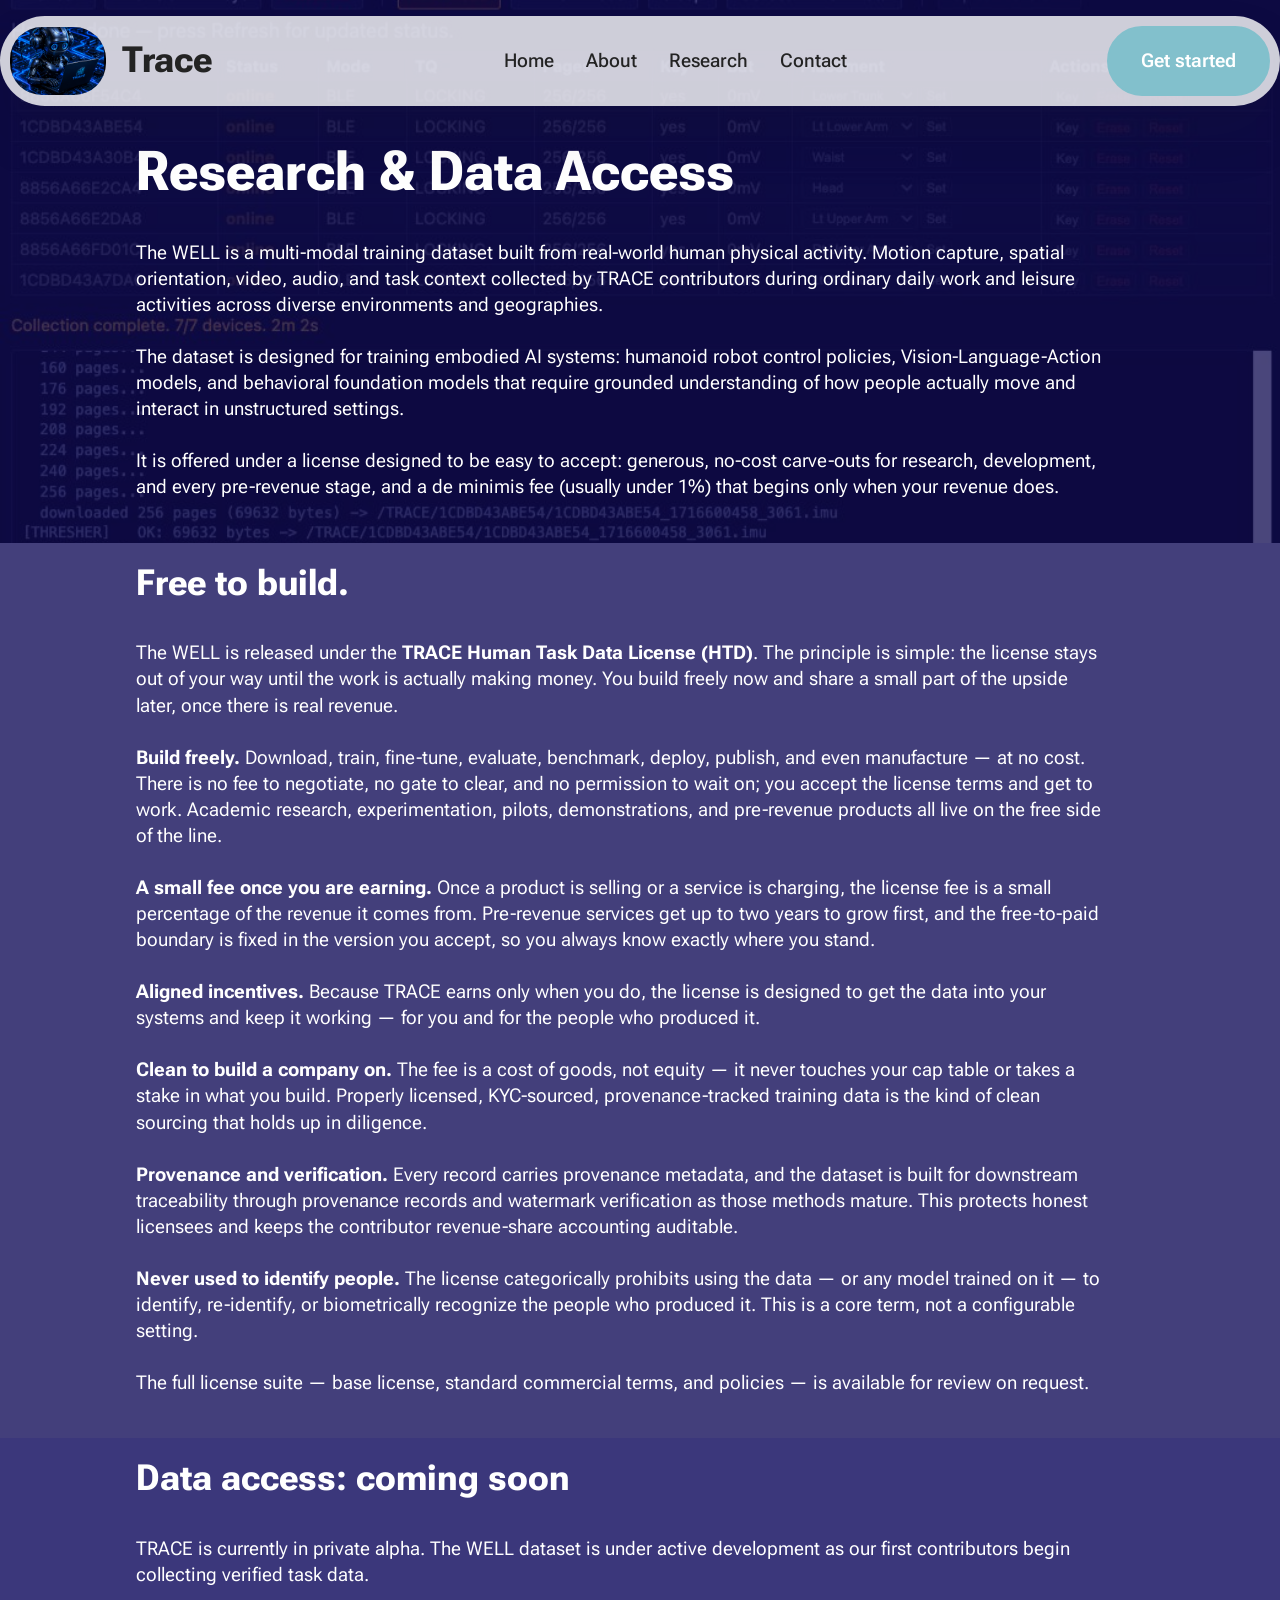
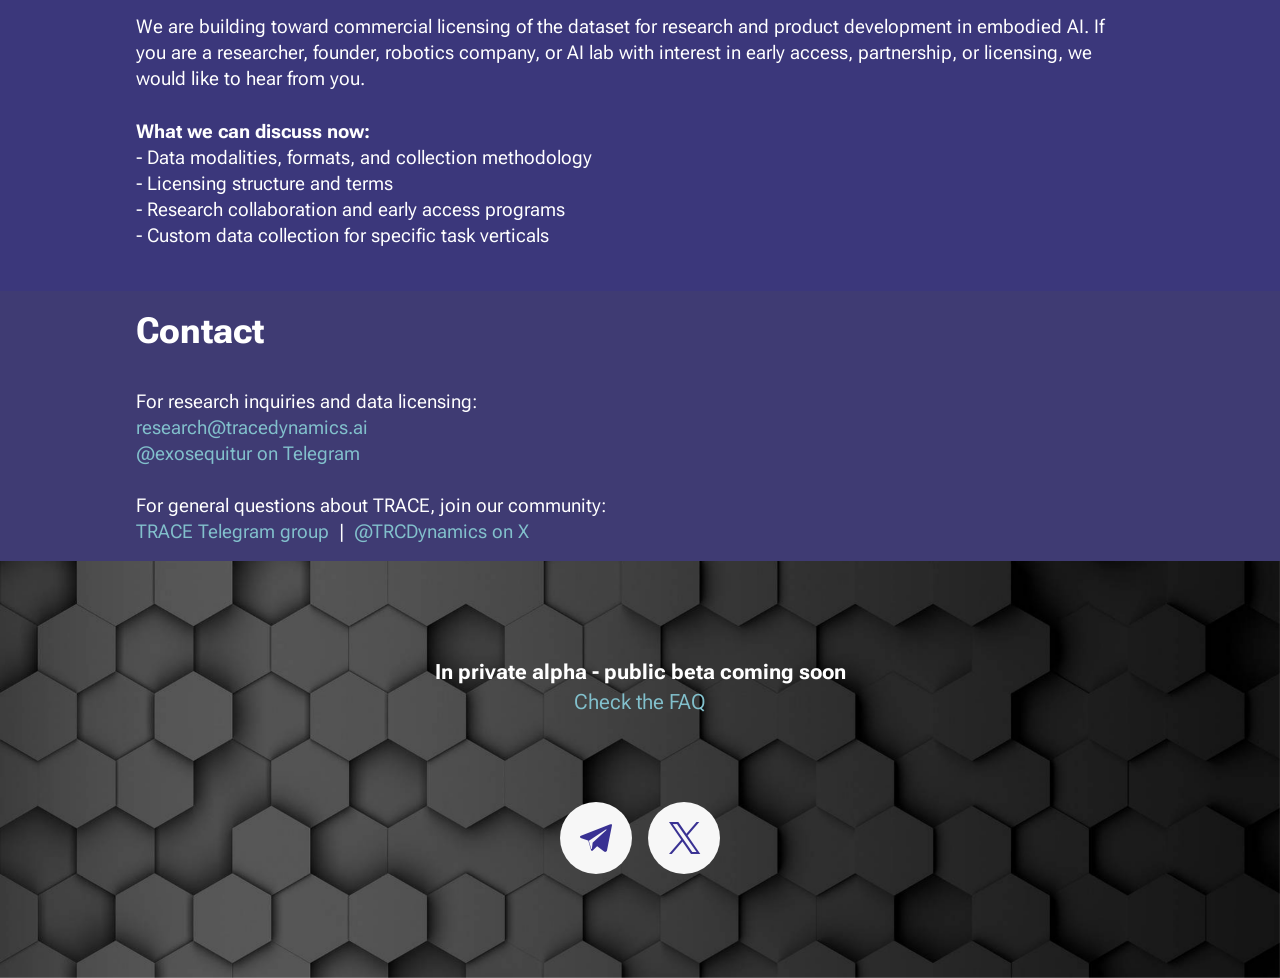
<file: researchers.html>
<!DOCTYPE html>
<html>
  <head>

    <meta http-equiv="content-type" content="text/html; charset=UTF-8">
    <meta charset="UTF-8">
    <meta http-equiv="X-UA-Compatible" content="IE=edge">
    <meta name="viewport" content="width=device-width, initial-scale=1,
      minimum-scale=1">
    <link rel="shortcut icon" href="assets/images/trace-logo-icon.png"
      type="image/x-icon">
    <meta name="description" content="TRACE WELL dataset - research access and data licensing">
    <title>Research &amp; Data Access</title>
    <link rel="stylesheet"
      href="assets/web/assets/mobirise-icons2/mobirise2.css">
    <link rel="stylesheet" href="assets/bootstrap/css/bootstrap.min.css">
    <link rel="stylesheet"
      href="assets/bootstrap/css/bootstrap-grid.min.css">
    <link rel="stylesheet"
      href="assets/bootstrap/css/bootstrap-reboot.min.css">
    <link rel="stylesheet" href="assets/parallax/jarallax.css">
    <link rel="stylesheet" href="assets/dropdown/css/style.css">
    <link rel="stylesheet" href="assets/socicon/css/styles.css">
    <link rel="stylesheet" href="assets/theme/css/style.css">
    <link rel="preload"
href="https://fonts.googleapis.com/css2?family=Roboto+Flex:wght@400;700&amp;display=swap&amp;display=swap"
      as="style" onload="this.onload=null;this.rel='stylesheet'">
    <noscript><link rel="stylesheet" href="https://fonts.googleapis.com/css2?family=Roboto+Flex:wght@400;700&amp;display=swap&amp;display=swap"></noscript>
    <link rel="preload" as="style"
      href="assets/mobirise/css/mbr-additional.css?v=Rv1hfA">
    <link rel="stylesheet"
      href="assets/mobirise/css/mbr-additional.css?v=Rv1hfA"
      type="text/css">
  </head>
  <body>
    <section data-bs-version="5.1" class="menu menu2 cid-uIbbLhTtyY"
      once="menu" id="menu02-r">
      <nav class="navbar navbar-dropdown navbar-fixed-top
        navbar-expand-lg">
        <div class="container">
          <div class="navbar-brand"> <span class="navbar-logo"> <a
                href="index.html"> <img
                  src="assets/images/trace-logo-icon.png" alt="Trace Dynamics"
                  style="height: 4.3rem;"> </a> </span>
            <span class="navbar-caption-wrap"><a class="navbar-caption
                text-black text-primary display-5" href="index.html">Trace</a></span> </div>
          <button class="navbar-toggler" type="button"
            data-toggle="collapse" data-bs-toggle="collapse"
            data-target="#navbarSupportedContent"
            data-bs-target="#navbarSupportedContent"
            aria-controls="navbarNavAltMarkup" aria-expanded="false"
            aria-label="Toggle navigation">
            <div class="hamburger"> <span></span> <span></span> <span></span>
              <span></span> </div>
          </button>
          <div class="collapse navbar-collapse"
            id="navbarSupportedContent">
            <ul class="navbar-nav nav-dropdown"
              data-app-modern-menu="true">
              <li class="nav-item"> <a class="nav-link link text-black
                  text-primary display-4" href="index.html">Home</a> </li>
              <li class="nav-item"> <a class="nav-link link text-black
                  text-primary display-4"
                  href="about.html">About</a> </li>
              <li class="nav-item"> <a class="nav-link link text-black
                  text-primary display-4"
                  href="researchers.html">Research</a> </li>
              <li class="nav-item"> <a class="nav-link link text-black
                  text-primary display-4"
                  href="index.html#follow-us-2-uIbbLhV8Zy">Contact</a> </li>
            </ul>
            <div class="navbar-buttons mbr-section-btn"><a class="btn
                btn-primary display-4" href="join.html">Get
                started</a></div>
          </div>
        </div>
      </nav>
    </section>

    <section data-bs-version="5.1" class="article07 cid-research-hero
      mbr-parallax-background" id="research-hero"
      style="padding-top: 120px; background-image: url('assets/images/trace-swarm-dashboard.jpg'); background-size: cover; background-position: center;">
      <div class="mbr-overlay" style="opacity: 0.75; background-color:
        rgb(15, 10, 80);"></div>
      <div class="container">
        <div class="row justify-content-center">
          <div class="card col-md-12 col-lg-10">
            <div class="card-wrapper">
              <h3 class="card-title mbr-fonts-style mbr-white mt-3 mb-4
                display-2"><strong>Research &amp; Data Access</strong></h3>
              <div class="row card-box align-left">
                <div class="item features-without-image col-12 active">
                  <div class="item-wrapper">
                    <p class="mbr-text mbr-fonts-style mbr-white display-4">
                      The WELL is a
                      multi-modal training dataset built from real-world
                      human physical activity. Motion capture, spatial
                      orientation, video, audio, and task context
                      collected by TRACE contributors during ordinary
                      daily work and leisure activities across diverse
                      environments and geographies.<br>
                      <br>
                      The dataset is designed for training embodied AI
                      systems: humanoid robot control policies,
                      Vision-Language-Action models, and behavioral
                      foundation models that require grounded
                      understanding of how people actually move and
                      interact in unstructured settings.<br>
                      <br>
                      It is offered under a license designed to be easy
                      to accept: generous, no-cost carve-outs for
                      research, development, and every pre-revenue stage,
                      and a de minimis fee (usually under 1%) that begins
                      only when your revenue does.<br>
                      <br>
                    </p>
                  </div>
                </div>
              </div>
            </div>
          </div>
        </div>
      </div>
    </section>

    <section data-bs-version="5.1" class="article07 cid-research-license"
      id="research-license">
      <div class="mbr-overlay" style="opacity: 0.8; background-color:
        rgb(20, 15, 90);"></div>
      <div class="container">
        <div class="row justify-content-center">
          <div class="card col-md-12 col-lg-10">
            <div class="card-wrapper">
              <h3 class="card-title mbr-fonts-style mbr-white mt-3 mb-4
                display-5"><strong>Free to build.</strong></h3>
              <div class="row card-box align-left">
                <div class="item features-without-image col-12 active">
                  <div class="item-wrapper">
                    <p class="mbr-text mbr-fonts-style mbr-white display-4">
                      The WELL is released under the <strong>TRACE Human
                      Task Data License (HTD)</strong>. The principle is
                      simple: the license stays out of your way until the
                      work is actually making money. You build freely now
                      and share a small part of the upside later, once
                      there is real revenue.<br>
                      <br>
                      <strong>Build freely.</strong> Download, train,
                      fine-tune, evaluate, benchmark, deploy, publish, and
                      even manufacture — at no cost. There is no fee to
                      negotiate, no gate to clear, and no permission to
                      wait on; you accept the license terms and get to
                      work. Academic research, experimentation, pilots,
                      demonstrations, and pre-revenue products all live on
                      the free side of the line.<br>
                      <br>
                      <strong>A small fee once you are earning.</strong>
                      Once a product is selling or a service is charging,
                      the license fee is a small percentage of the revenue
                      it comes from. Pre-revenue services get up to two
                      years to grow first, and the free-to-paid boundary
                      is fixed in the version you accept, so you always
                      know exactly where you stand.<br>
                      <br>
                      <strong>Aligned incentives.</strong>
                      Because TRACE earns only when you do, the license is
                      designed to get the data into your systems and keep
                      it working — for you and for the people who produced
                      it.<br>
                      <br>
                      <strong>Clean to build a company on.</strong> The
                      fee is a cost of goods, not equity — it never touches
                      your cap table or takes a stake in what you build.
                      Properly licensed, KYC-sourced, provenance-tracked
                      training data is the kind of clean sourcing that
                      holds up in diligence.<br>
                      <br>
                      <strong>Provenance and verification.</strong> Every
                      record carries provenance metadata, and the dataset
                      is built for downstream traceability through
                      provenance records and watermark verification as
                      those methods mature. This protects honest licensees
                      and keeps the contributor revenue-share accounting
                      auditable.<br>
                      <br>
                      <strong>Never used to identify people.</strong> The
                      license categorically prohibits using the data — or
                      any model trained on it — to identify, re-identify,
                      or biometrically recognize the people who produced
                      it. This is a core term, not a configurable
                      setting.<br>
                      <br>
                      The full license suite — base license, standard
                      commercial terms, and policies — is available for
                      review on request.<br>
                      <br>
                    </p>
                  </div>
                </div>
              </div>
            </div>
          </div>
        </div>
      </div>
    </section>

    <section data-bs-version="5.1" class="article07 cid-research-access"
      id="research-access">
      <div class="mbr-overlay" style="opacity: 0.85; background-color:
        rgb(25, 20, 100);"></div>
      <div class="container">
        <div class="row justify-content-center">
          <div class="card col-md-12 col-lg-10">
            <div class="card-wrapper">
              <h3 class="card-title mbr-fonts-style mbr-white mt-3 mb-4
                display-5"><strong>Data access: coming soon</strong></h3>
              <div class="row card-box align-left">
                <div class="item features-without-image col-12 active">
                  <div class="item-wrapper">
                    <p class="mbr-text mbr-fonts-style mbr-white display-4">
                      TRACE is currently in private alpha. The WELL
                      dataset is under active development as our first
                      contributors begin collecting verified task
                      data.<br>
                      <br>
                      We are building toward commercial licensing of the
                      dataset for research and product development in
                      embodied AI. If you are a researcher, founder,
                      robotics company, or AI lab with interest in early
                      access,
                      partnership, or licensing, we would like to hear
                      from you.<br>
                      <br>
                      <strong>What we can discuss now:</strong><br>
                      - Data modalities, formats, and collection methodology<br>
                      - Licensing structure and terms<br>
                      - Research collaboration and early access programs<br>
                      - Custom data collection for specific task verticals<br>
                      <br>
                    </p>
                  </div>
                </div>
              </div>
            </div>
          </div>
        </div>
      </div>
    </section>

    <section data-bs-version="5.1" class="article07 cid-research-contact"
      id="research-contact">
      <div class="mbr-overlay" style="opacity: 0.8; background-color:
        rgb(15, 10, 80);"></div>
      <div class="container">
        <div class="row justify-content-center">
          <div class="card col-md-12 col-lg-10">
            <div class="card-wrapper">
              <h3 class="card-title mbr-fonts-style mbr-white mt-3 mb-4
                display-5"><strong>Contact</strong></h3>
              <div class="row card-box align-left">
                <div class="item features-without-image col-12 active">
                  <div class="item-wrapper">
                    <p class="mbr-text mbr-fonts-style mbr-white display-4">
                      For research inquiries and data licensing:<br>
                      <span id="research-email"></span><br>
                      <a href="https://t.me/exosequitur"
                        class="text-primary" target="_blank">@exosequitur on Telegram</a><br>
                      <br>
                      For general questions about TRACE, join our
                      community:<br>
                      <a href="https://t.me/+AzoYg8oxvrk4ZTZh"
                        class="text-primary" target="_blank">TRACE Telegram group</a>
                      &nbsp;|&nbsp;
                      <a href="https://x.com/TRCDynamics"
                        class="text-primary" target="_blank">@TRCDynamics on X</a><br>
                    </p>
                  </div>
                </div>
              </div>
            </div>
          </div>
        </div>
      </div>
    </section>

    <section data-bs-version="5.1" class="social05 cid-uIbbLhV8Zy
      mbr-parallax-background" id="social05-r">
      <div class="mbr-overlay" style="opacity: 0; background-color:
        rgb(255, 255, 255);"> </div>
      <div class="container">
        <div class="row">
          <h3 class="mbr-section-title align-center mb-5 mbr-fonts-style
            display-7"><strong>In private alpha - public beta coming
              soon</strong><br>
            <strong><em><a href="page3.html" class="text-primary">Check
                  the FAQ</a></em><br>
            </strong><br>
          </h3>
          <div class="col-12">
            <div class="social-row">
              <div class="soc-item"> <a
                  href="https://t.me/+AzoYg8oxvrk4ZTZh" target="_blank">
                  <span class="mbr-iconfont socicon-telegram socicon"></span>
                </a> </div>
              <div class="soc-item"> <a
                  href="https://x.com/TRCDynamics" target="_blank"> <span
                    class="mbr-iconfont socicon-twitter socicon"></span>
                </a> </div>
            </div>
          </div>
        </div>
      </div>
    </section>
    <script src="assets/bootstrap/js/bootstrap.bundle.min.js"></script>
    <script src="assets/parallax/jarallax.js"></script>
    <script src="assets/smoothscroll/smooth-scroll.js"></script>
    <script src="assets/ytplayer/index.js"></script>
    <script src="assets/dropdown/js/navbar-dropdown.js"></script>
    <script src="assets/theme/js/script.js"></script>
    <script>
    (function() {
      var u = 'research';
      var d = 'tracedynamics.ai';
      var el = document.getElementById('research-email');
      if (el) {
        var a = document.createElement('a');
        a.href = 'mai' + 'lto:' + u + '@' + d;
        a.className = 'text-primary';
        a.textContent = u + '@' + d;
        el.appendChild(a);
      }
    })();
    </script>
  </body>
</html>
</file>
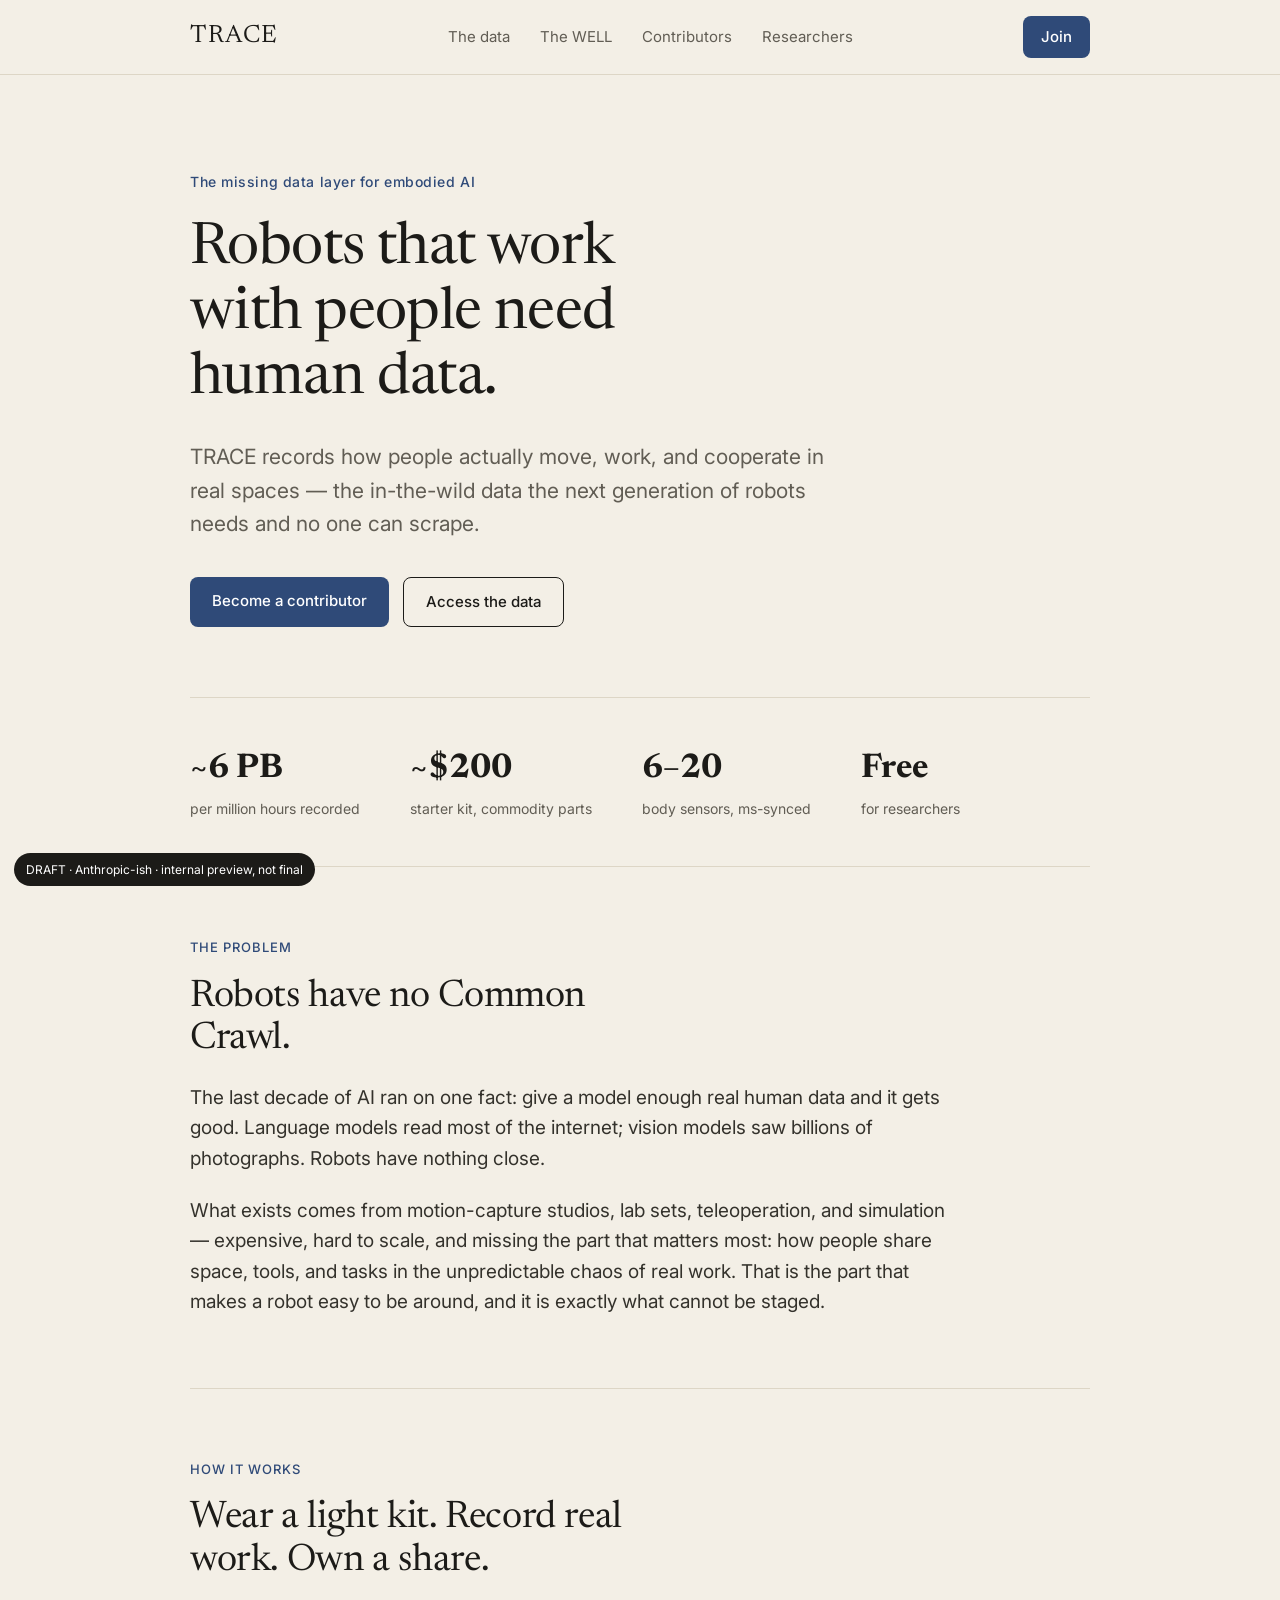
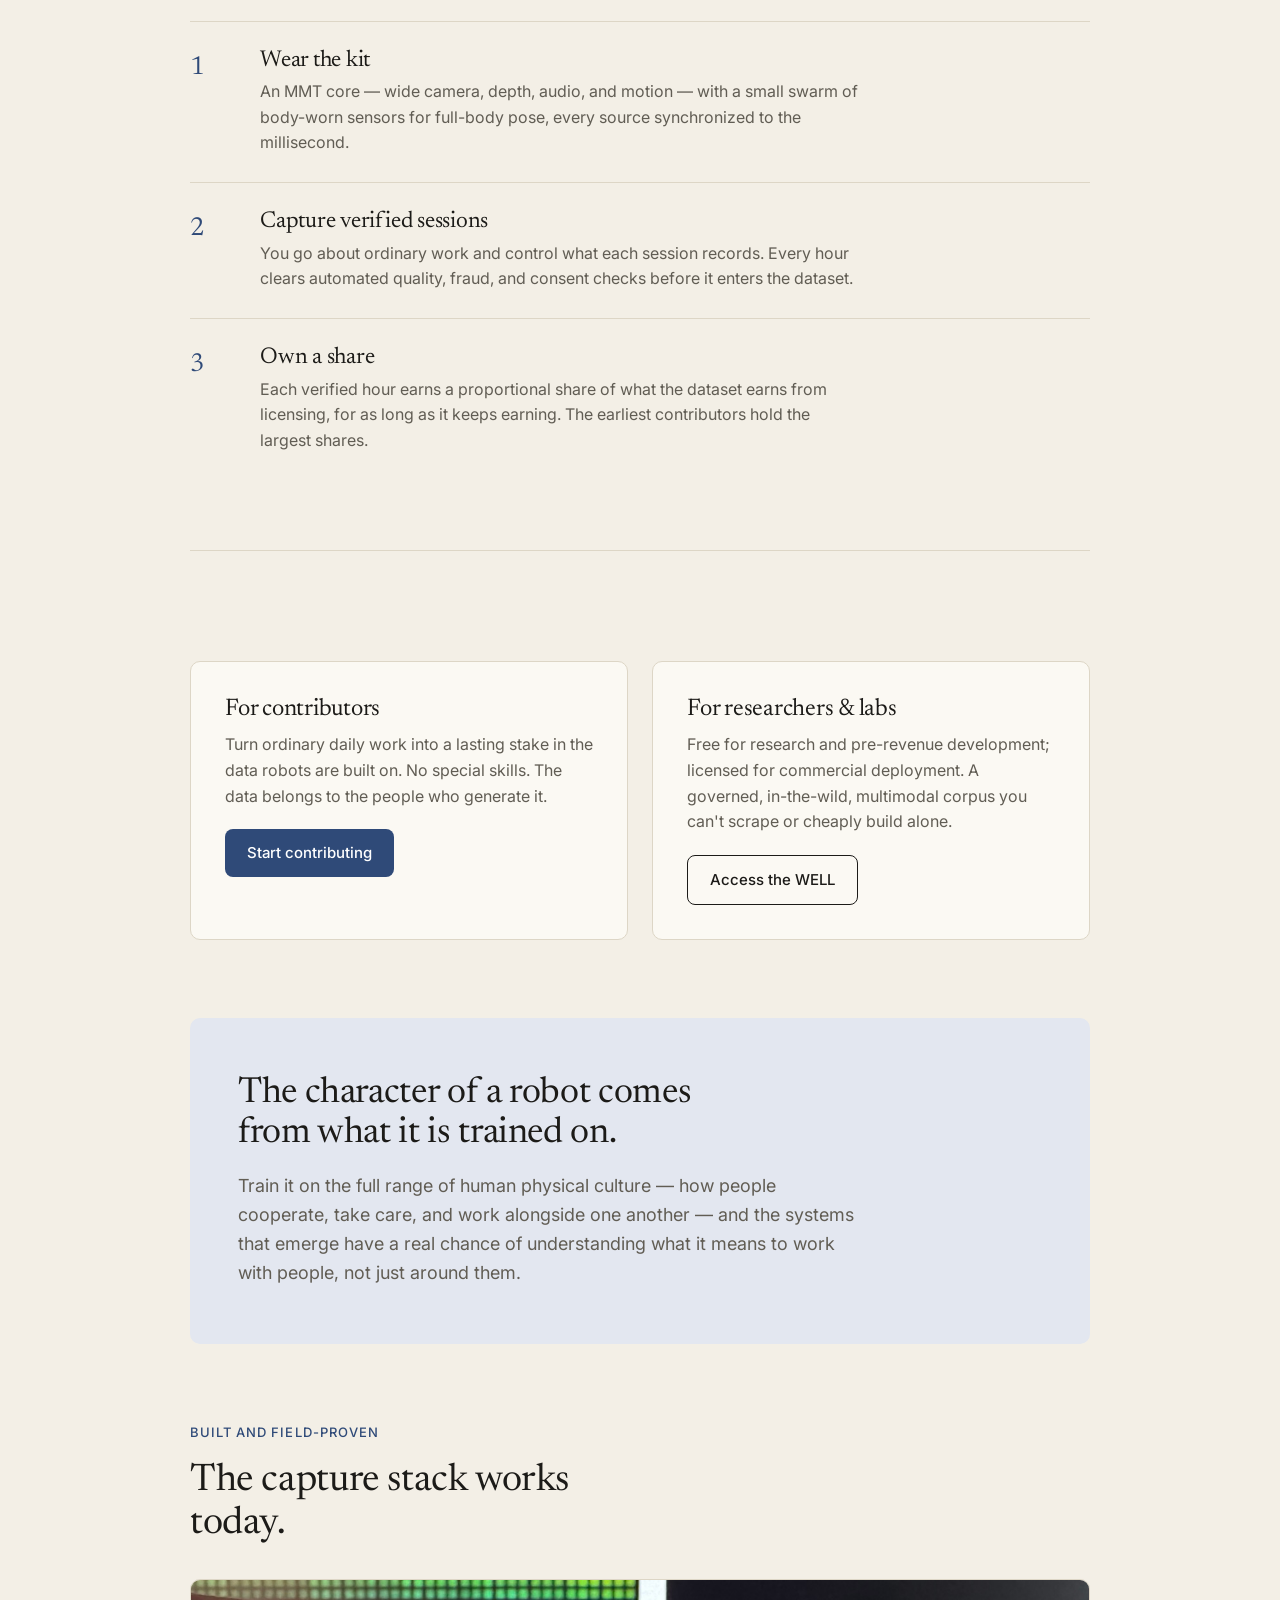
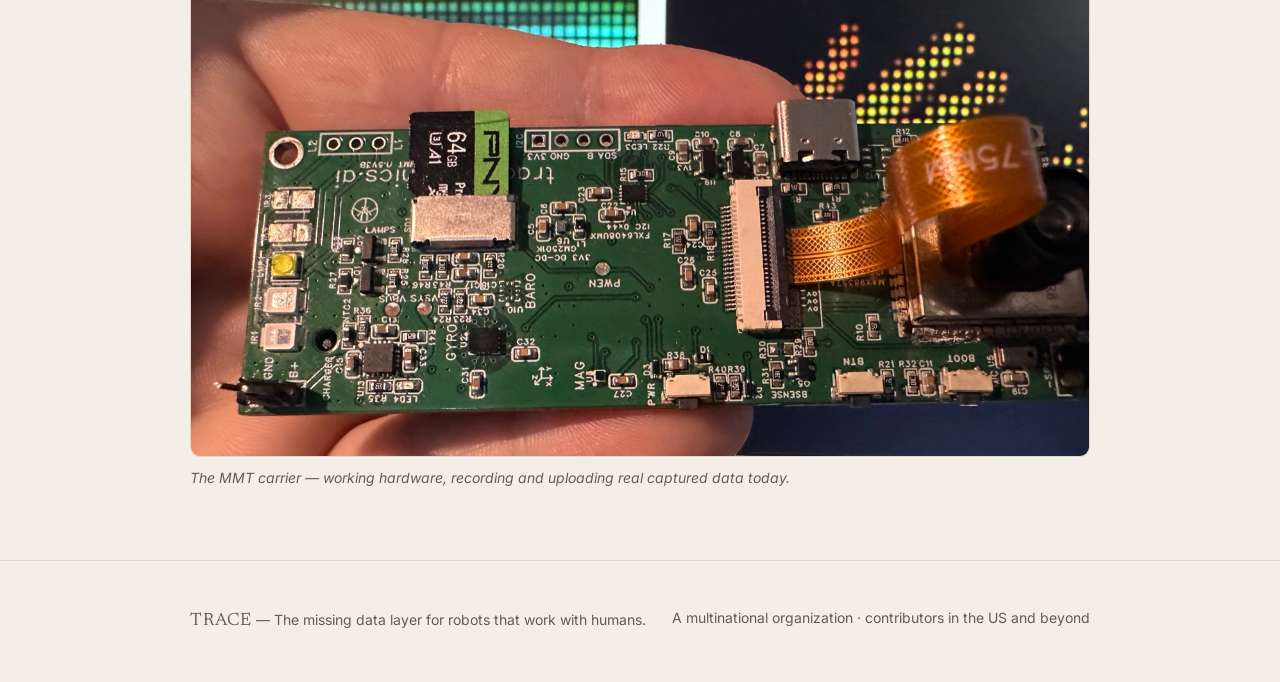
<file: style-mockups/anthropic.html>
<!DOCTYPE html>
<html lang="en">
<head>
<meta charset="UTF-8">
<meta name="robots" content="noindex, nofollow">
<meta name="viewport" content="width=device-width, initial-scale=1">
<title>TRACE — style mock: Anthropic-ish</title>
<link rel="preconnect" href="https://fonts.googleapis.com">
<link rel="preconnect" href="https://fonts.gstatic.com" crossorigin>
<link href="https://fonts.googleapis.com/css2?family=Newsreader:opsz,wght@6..72,400;6..72,500&family=Inter:wght@400;500;600&display=swap" rel="stylesheet">
<style>
  :root{
    --bg:#f3efe6; --card:#fbf9f3; --ink:#1c1b18; --muted:#615d54;
    --accent:#2f4a78; --accent-soft:#e3e7f0; --line:#ddd6c6; --radius:10px;
  }
  *{box-sizing:border-box;margin:0;padding:0}
  body{font-family:Inter,system-ui,sans-serif;color:var(--ink);background:var(--bg);line-height:1.6;-webkit-font-smoothing:antialiased}
  h1,h2,h3{font-family:Newsreader,Georgia,serif;font-weight:400;letter-spacing:-.01em;line-height:1.12}
  a{color:inherit;text-decoration:none}
  .wrap{max-width:960px;margin:0 auto;padding:0 30px}
  .col{max-width:680px}
  .btn{display:inline-block;padding:12px 22px;border-radius:8px;font-weight:500;font-size:15px;transition:.15s}
  .btn-primary{background:var(--accent);color:#fff}
  .btn-primary:hover{opacity:.9}
  .btn-ghost{border:1px solid var(--ink)}

  nav{border-bottom:1px solid var(--line)}
  .nav{display:flex;align-items:center;justify-content:space-between;height:74px}
  .brand{font-family:Newsreader,serif;font-size:25px;letter-spacing:.06em}
  .nav-links{display:flex;gap:30px;font-size:15px;color:var(--muted)}
  .nav-links a:hover{color:var(--ink)}
  @media(max-width:760px){.nav-links{display:none}}

  .hero{padding:96px 0 70px}
  .eyebrow{color:var(--accent);font-weight:500;font-size:14px;letter-spacing:.04em;margin-bottom:24px}
  .hero h1{font-size:58px;max-width:16ch}
  .hero p{font-size:21px;color:var(--muted);max-width:50ch;margin:28px 0 36px}
  .hero .btns{display:flex;gap:14px;flex-wrap:wrap}
  @media(max-width:760px){.hero h1{font-size:38px}.hero{padding:60px 0 50px}}

  hr{border:0;border-top:1px solid var(--line)}
  section{padding:70px 0}
  .kicker{color:var(--accent);font-weight:500;font-size:13px;letter-spacing:.08em;text-transform:uppercase;margin-bottom:18px}
  h2{font-size:38px;max-width:20ch}
  .prose p{font-size:19px;color:#34322c;margin-top:22px;max-width:64ch}

  .stats{display:flex;gap:50px;flex-wrap:wrap;padding:44px 0}
  .stat b{font-family:Newsreader,serif;font-size:34px;display:block}
  .stat span{color:var(--muted);font-size:14px}

  .steps{margin-top:38px}
  .step{display:grid;grid-template-columns:48px 1fr;gap:22px;padding:26px 0;border-top:1px solid var(--line)}
  .step .n{font-family:Newsreader,serif;font-size:26px;color:var(--accent)}
  .step h3{font-size:23px;margin-bottom:6px}
  .step p{color:var(--muted);font-size:16px;max-width:60ch}

  .two{display:grid;grid-template-columns:1fr 1fr;gap:24px;margin-top:40px}
  .feat{background:var(--card);border:1px solid var(--line);border-radius:var(--radius);padding:34px}
  .feat h3{font-size:24px;margin-bottom:10px}
  .feat p{color:var(--muted);font-size:16px;margin-bottom:20px}
  @media(max-width:760px){.two{grid-template-columns:1fr}}

  .quote{background:var(--accent-soft);border-radius:var(--radius);padding:56px 48px;margin:8px 0}
  .quote h2{font-size:36px;max-width:24ch}
  .quote p{font-size:18px;color:var(--muted);margin-top:18px;max-width:56ch}

  .photo{width:100%;border-radius:var(--radius);display:block;margin-top:34px;border:1px solid var(--line)}
  figcaption{color:var(--muted);font-size:14px;margin-top:10px;font-style:italic}

  footer{border-top:1px solid var(--line);padding:46px 0;color:var(--muted);font-size:14px}
  .foot{display:flex;justify-content:space-between;flex-wrap:wrap;gap:14px}
  .tag{position:fixed;left:14px;bottom:14px;background:var(--ink);color:#fff;font-size:12px;padding:7px 12px;border-radius:999px;z-index:50}
</style>
</head>
<body>
<div class="tag">DRAFT · Anthropic-ish · internal preview, not final</div>
<nav><div class="wrap nav">
  <div class="brand">TRACE</div>
  <div class="nav-links"><a>The data</a><a>The WELL</a><a>Contributors</a><a>Researchers</a></div>
  <a class="btn btn-primary" style="padding:9px 18px">Join</a>
</div></nav>

<div class="wrap">
  <header class="hero">
    <div class="eyebrow">The missing data layer for embodied AI</div>
    <h1>Robots that work with people need human data.</h1>
    <p>TRACE records how people actually move, work, and cooperate in real spaces — the in-the-wild data the next generation of robots needs and no one can scrape.</p>
    <div class="btns">
      <a class="btn btn-primary">Become a contributor</a>
      <a class="btn btn-ghost">Access the data</a>
    </div>
  </header>
  <hr>

  <div class="stats">
    <div class="stat"><b>~6 PB</b><span>per million hours recorded</span></div>
    <div class="stat"><b>~$200</b><span>starter kit, commodity parts</span></div>
    <div class="stat"><b>6–20</b><span>body sensors, ms-synced</span></div>
    <div class="stat"><b>Free</b><span>for researchers</span></div>
  </div>
  <hr>

  <section class="prose">
    <div class="kicker">The problem</div>
    <h2>Robots have no Common Crawl.</h2>
    <p>The last decade of AI ran on one fact: give a model enough real human data and it gets good. Language models read most of the internet; vision models saw billions of photographs. Robots have nothing close.</p>
    <p>What exists comes from motion-capture studios, lab sets, teleoperation, and simulation — expensive, hard to scale, and missing the part that matters most: how people share space, tools, and tasks in the unpredictable chaos of real work. That is the part that makes a robot easy to be around, and it is exactly what cannot be staged.</p>
  </section>
  <hr>

  <section>
    <div class="kicker">How it works</div>
    <h2>Wear a light kit. Record real work. Own a share.</h2>
    <div class="steps">
      <div class="step"><div class="n">1</div><div><h3>Wear the kit</h3><p>An MMT core — wide camera, depth, audio, and motion — with a small swarm of body-worn sensors for full-body pose, every source synchronized to the millisecond.</p></div></div>
      <div class="step"><div class="n">2</div><div><h3>Capture verified sessions</h3><p>You go about ordinary work and control what each session records. Every hour clears automated quality, fraud, and consent checks before it enters the dataset.</p></div></div>
      <div class="step"><div class="n">3</div><div><h3>Own a share</h3><p>Each verified hour earns a proportional share of what the dataset earns from licensing, for as long as it keeps earning. The earliest contributors hold the largest shares.</p></div></div>
    </div>
  </section>
  <hr>

  <section>
    <div class="two">
      <div class="feat"><h3>For contributors</h3><p>Turn ordinary daily work into a lasting stake in the data robots are built on. No special skills. The data belongs to the people who generate it.</p><a class="btn btn-primary">Start contributing</a></div>
      <div class="feat"><h3>For researchers &amp; labs</h3><p>Free for research and pre-revenue development; licensed for commercial deployment. A governed, in-the-wild, multimodal corpus you can't scrape or cheaply build alone.</p><a class="btn btn-ghost">Access the WELL</a></div>
    </div>
  </section>

  <section style="padding-top:0">
    <div class="quote">
      <h2>The character of a robot comes from what it is trained on.</h2>
      <p>Train it on the full range of human physical culture — how people cooperate, take care, and work alongside one another — and the systems that emerge have a real chance of understanding what it means to work with people, not just around them.</p>
    </div>
  </section>

  <section style="padding-top:0">
    <div class="kicker">Built and field-proven</div>
    <h2>The capture stack works today.</h2>
    <figure>
      <img class="photo" src="../assets/images/trace-mmt-carrier-photo.jpg" alt="TRACE MMT carrier board">
      <figcaption>The MMT carrier — working hardware, recording and uploading real captured data today.</figcaption>
    </figure>
  </section>
</div>

<footer><div class="wrap foot">
  <div><span class="brand" style="font-size:18px">TRACE</span> — The missing data layer for robots that work with humans.</div>
  <div>A multinational organization · contributors in the US and beyond</div>
</div></footer>
</body>
</html>
</file>
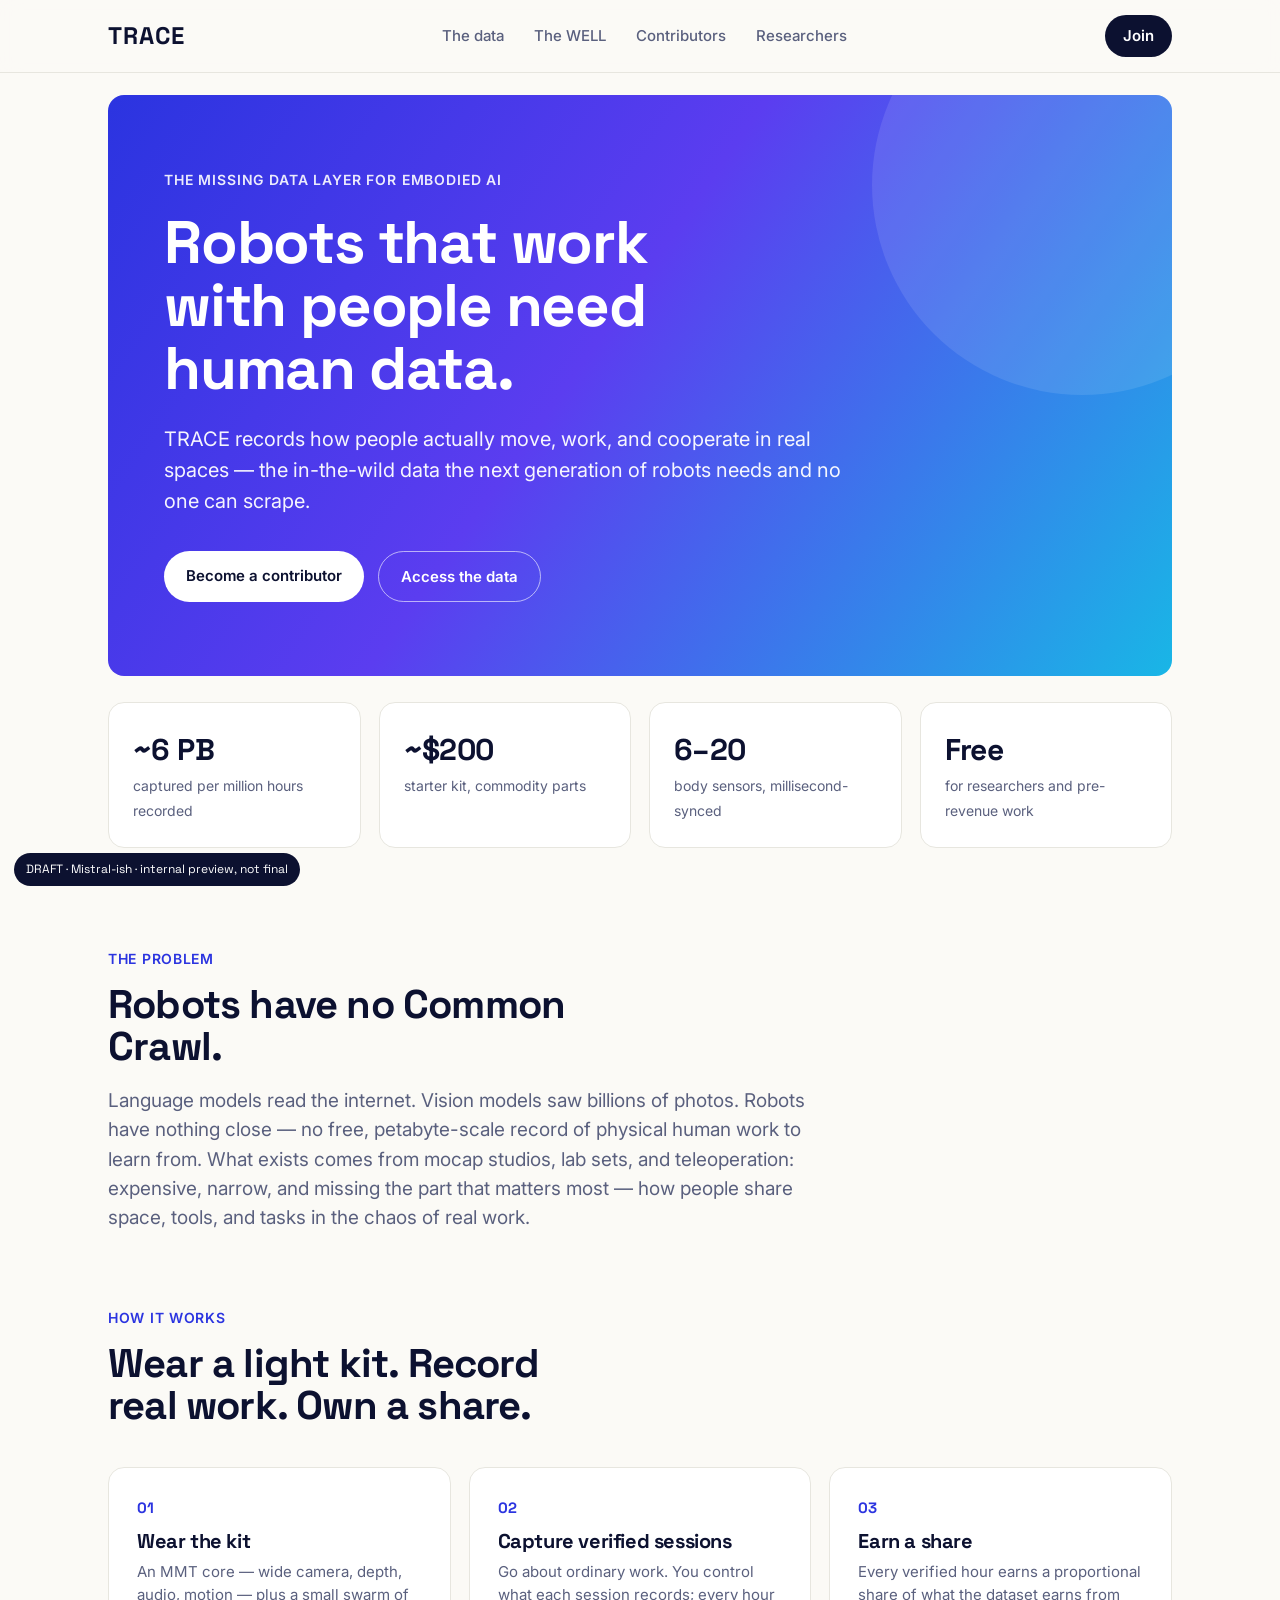
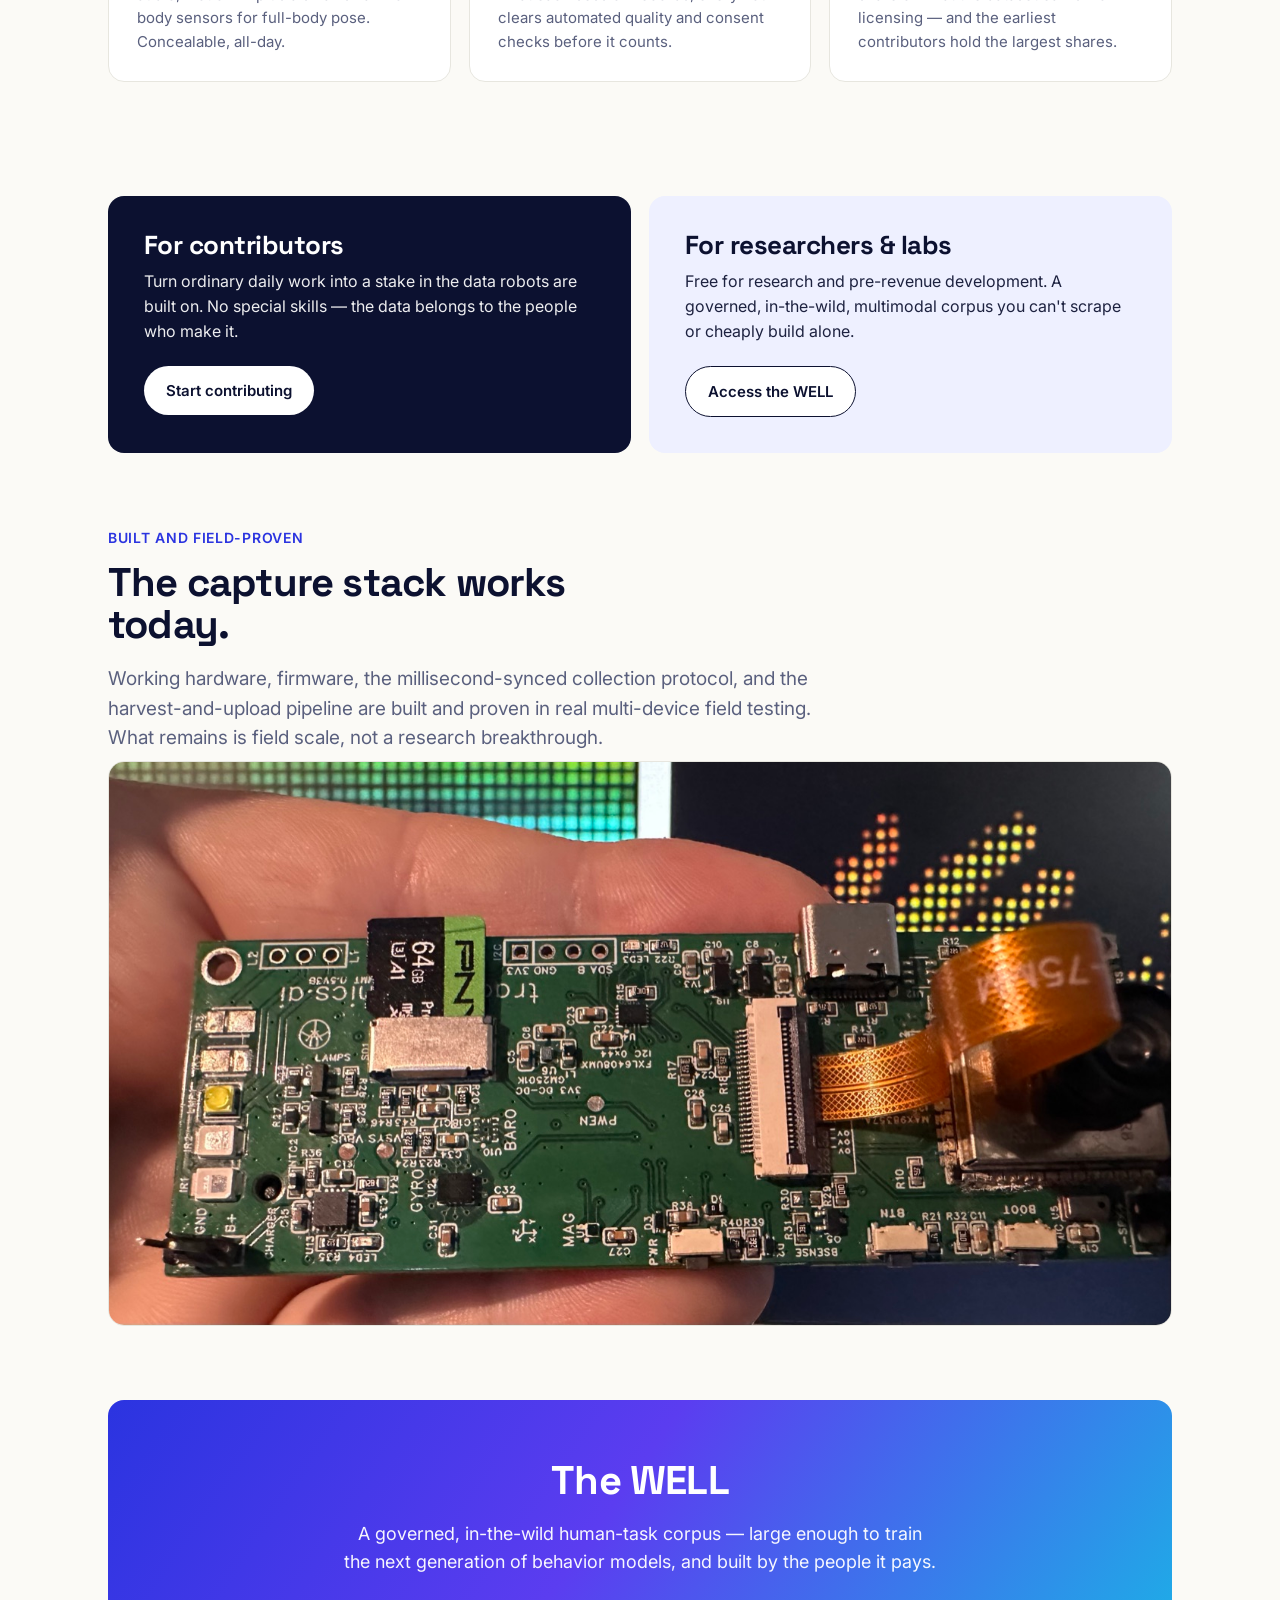
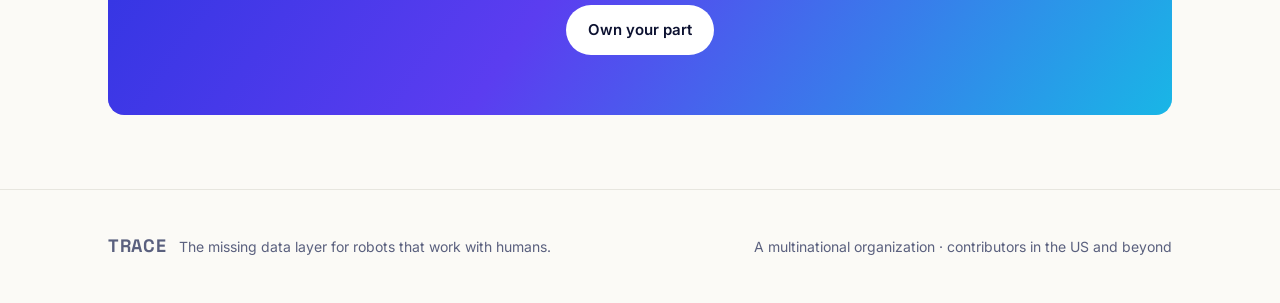
<file: style-mockups/mistral.html>
<!DOCTYPE html>
<html lang="en">
<head>
<meta charset="UTF-8">
<meta name="robots" content="noindex, nofollow">
<meta name="viewport" content="width=device-width, initial-scale=1">
<title>TRACE — style mock: Mistral-ish</title>
<link rel="preconnect" href="https://fonts.googleapis.com">
<link rel="preconnect" href="https://fonts.gstatic.com" crossorigin>
<link href="https://fonts.googleapis.com/css2?family=Space+Grotesk:wght@400;500;600;700&family=Inter:wght@400;500;600&display=swap" rel="stylesheet">
<style>
  :root{
    --bg:#fbfaf6; --ink:#0c1130; --muted:#5a607e;
    --blue:#2b34e0; --violet:#7a4ff0; --cyan:#19b6e6; --tint:#eef0ff;
    --line:#e7e6df; --radius:16px;
    --grad:linear-gradient(125deg,#2b34e0 0%,#5b3df0 45%,#19b6e6 100%);
  }
  *{box-sizing:border-box;margin:0;padding:0}
  body{font-family:Inter,system-ui,sans-serif;color:var(--ink);background:var(--bg);line-height:1.55;-webkit-font-smoothing:antialiased}
  h1,h2,h3,.brand{font-family:"Space Grotesk",sans-serif;letter-spacing:-.02em;line-height:1.05}
  a{color:inherit;text-decoration:none}
  .wrap{max-width:1120px;margin:0 auto;padding:0 28px}
  .btn{display:inline-block;padding:13px 22px;border-radius:999px;font-weight:600;font-size:15px;transition:.15s}
  .btn-primary{background:var(--ink);color:#fff}
  .btn-primary:hover{transform:translateY(-1px)}
  .btn-ghost{background:#fff;border:1.5px solid var(--ink)}
  .btn-light{background:#fff;color:var(--ink)}

  /* nav */
  nav{position:sticky;top:0;z-index:20;background:rgba(251,250,246,.85);backdrop-filter:blur(10px);border-bottom:1px solid var(--line)}
  .nav{display:flex;align-items:center;justify-content:space-between;height:72px}
  .brand{font-weight:700;font-size:24px;letter-spacing:.04em}
  .nav-links{display:flex;gap:30px;font-size:15px;color:var(--muted);font-weight:500}
  .nav-links a:hover{color:var(--ink)}
  @media(max-width:760px){.nav-links{display:none}}

  /* hero */
  .hero{background:var(--grad);color:#fff;border-radius:var(--radius);margin-top:22px;padding:74px 56px;position:relative;overflow:hidden}
  .hero:after{content:"";position:absolute;right:-120px;top:-120px;width:420px;height:420px;border-radius:50%;background:rgba(255,255,255,.10)}
  .eyebrow{font-weight:600;font-size:14px;letter-spacing:.06em;text-transform:uppercase;opacity:.9;margin-bottom:20px}
  .hero h1{font-size:60px;font-weight:700;max-width:14ch}
  .hero p{font-size:20px;max-width:54ch;margin:24px 0 34px;opacity:.95}
  .hero .btns{display:flex;gap:14px;flex-wrap:wrap}
  @media(max-width:760px){.hero{padding:48px 26px}.hero h1{font-size:40px}}

  /* stats */
  .stats{display:grid;grid-template-columns:repeat(4,1fr);gap:18px;margin:26px 0}
  .stat{background:#fff;border:1px solid var(--line);border-radius:var(--radius);padding:24px}
  .stat b{font-family:"Space Grotesk";font-size:30px;display:block;letter-spacing:-.02em}
  .stat span{color:var(--muted);font-size:14px}
  @media(max-width:760px){.stats{grid-template-columns:repeat(2,1fr)}}

  section{padding:74px 0}
  .kicker{color:var(--blue);font-weight:600;font-size:14px;letter-spacing:.05em;text-transform:uppercase;margin-bottom:14px}
  h2{font-size:40px;font-weight:700;max-width:18ch}
  .lead{font-size:19px;color:var(--muted);max-width:60ch;margin-top:18px}

  .cards{display:grid;grid-template-columns:repeat(3,1fr);gap:18px;margin-top:40px}
  .card{background:#fff;border:1px solid var(--line);border-radius:var(--radius);padding:28px}
  .card .n{font-family:"Space Grotesk";color:var(--blue);font-weight:700;font-size:15px}
  .card h3{font-size:20px;margin:12px 0 8px}
  .card p{color:var(--muted);font-size:15px}
  @media(max-width:760px){.cards{grid-template-columns:1fr}}

  .split{display:grid;grid-template-columns:1fr 1fr;gap:18px;margin-top:40px}
  .panel{border-radius:var(--radius);padding:36px}
  .panel.dark{background:var(--ink);color:#fff}
  .panel.tint{background:var(--tint)}
  .panel h3{font-size:26px;margin-bottom:10px}
  .panel p{font-size:16px;opacity:.92;margin-bottom:22px}
  @media(max-width:760px){.split{grid-template-columns:1fr}}

  .photo{width:100%;border-radius:var(--radius);display:block;margin-top:8px;border:1px solid var(--line)}
  .well{background:var(--grad);color:#fff;border-radius:var(--radius);padding:60px 48px;text-align:center}
  .well h2{margin:0 auto;max-width:22ch}
  .well p{max-width:54ch;margin:18px auto 30px;opacity:.95;font-size:18px}

  footer{border-top:1px solid var(--line);padding:46px 0;color:var(--muted);font-size:14px}
  .foot{display:flex;justify-content:space-between;flex-wrap:wrap;gap:16px}
  .tag{position:fixed;left:14px;bottom:14px;background:var(--ink);color:#fff;font-size:12px;padding:7px 12px;border-radius:999px;font-family:"Space Grotesk";z-index:50}
</style>
</head>
<body>
<div class="tag">DRAFT · Mistral-ish · internal preview, not final</div>
<nav><div class="wrap nav">
  <div class="brand">TRACE</div>
  <div class="nav-links"><a>The data</a><a>The WELL</a><a>Contributors</a><a>Researchers</a></div>
  <a class="btn btn-primary" style="padding:9px 18px">Join</a>
</div></nav>

<div class="wrap">
  <header class="hero">
    <div class="eyebrow">The missing data layer for embodied AI</div>
    <h1>Robots that work with people need human data.</h1>
    <p>TRACE records how people actually move, work, and cooperate in real spaces — the in-the-wild data the next generation of robots needs and no one can scrape.</p>
    <div class="btns">
      <a class="btn btn-light">Become a contributor</a>
      <a class="btn" style="border:1.5px solid rgba(255,255,255,.6);color:#fff">Access the data</a>
    </div>
  </header>

  <div class="stats">
    <div class="stat"><b>~6 PB</b><span>captured per million hours recorded</span></div>
    <div class="stat"><b>~$200</b><span>starter kit, commodity parts</span></div>
    <div class="stat"><b>6–20</b><span>body sensors, millisecond-synced</span></div>
    <div class="stat"><b>Free</b><span>for researchers and pre-revenue work</span></div>
  </div>

  <section>
    <div class="kicker">The problem</div>
    <h2>Robots have no Common Crawl.</h2>
    <p class="lead">Language models read the internet. Vision models saw billions of photos. Robots have nothing close — no free, petabyte-scale record of physical human work to learn from. What exists comes from mocap studios, lab sets, and teleoperation: expensive, narrow, and missing the part that matters most — how people share space, tools, and tasks in the chaos of real work.</p>
  </section>

  <section style="padding-top:0">
    <div class="kicker">How it works</div>
    <h2>Wear a light kit. Record real work. Own a share.</h2>
    <div class="cards">
      <div class="card"><div class="n">01</div><h3>Wear the kit</h3><p>An MMT core — wide camera, depth, audio, motion — plus a small swarm of body sensors for full-body pose. Concealable, all-day.</p></div>
      <div class="card"><div class="n">02</div><h3>Capture verified sessions</h3><p>Go about ordinary work. You control what each session records; every hour clears automated quality and consent checks before it counts.</p></div>
      <div class="card"><div class="n">03</div><h3>Earn a share</h3><p>Every verified hour earns a proportional share of what the dataset earns from licensing — and the earliest contributors hold the largest shares.</p></div>
    </div>
  </section>

  <section style="padding-top:0">
    <div class="split">
      <div class="panel dark">
        <h3>For contributors</h3>
        <p>Turn ordinary daily work into a stake in the data robots are built on. No special skills — the data belongs to the people who make it.</p>
        <a class="btn btn-light">Start contributing</a>
      </div>
      <div class="panel tint">
        <h3>For researchers &amp; labs</h3>
        <p>Free for research and pre-revenue development. A governed, in-the-wild, multimodal corpus you can't scrape or cheaply build alone.</p>
        <a class="btn btn-ghost">Access the WELL</a>
      </div>
    </div>
  </section>

  <section style="padding-top:0">
    <div class="kicker">Built and field-proven</div>
    <h2>The capture stack works today.</h2>
    <p class="lead">Working hardware, firmware, the millisecond-synced collection protocol, and the harvest-and-upload pipeline are built and proven in real multi-device field testing. What remains is field scale, not a research breakthrough.</p>
    <img class="photo" src="../assets/images/trace-mmt-carrier-photo.jpg" alt="TRACE MMT carrier board">
  </section>

  <section style="padding-top:0">
    <div class="well">
      <h2>The WELL</h2>
      <p>A governed, in-the-wild human-task corpus — large enough to train the next generation of behavior models, and built by the people it pays.</p>
      <a class="btn btn-light">Own your part</a>
    </div>
  </section>
</div>

<footer><div class="wrap foot">
  <div><span class="brand" style="font-size:18px">TRACE</span> &nbsp; The missing data layer for robots that work with humans.</div>
  <div>A multinational organization · contributors in the US and beyond</div>
</div></footer>
</body>
</html>
</file>
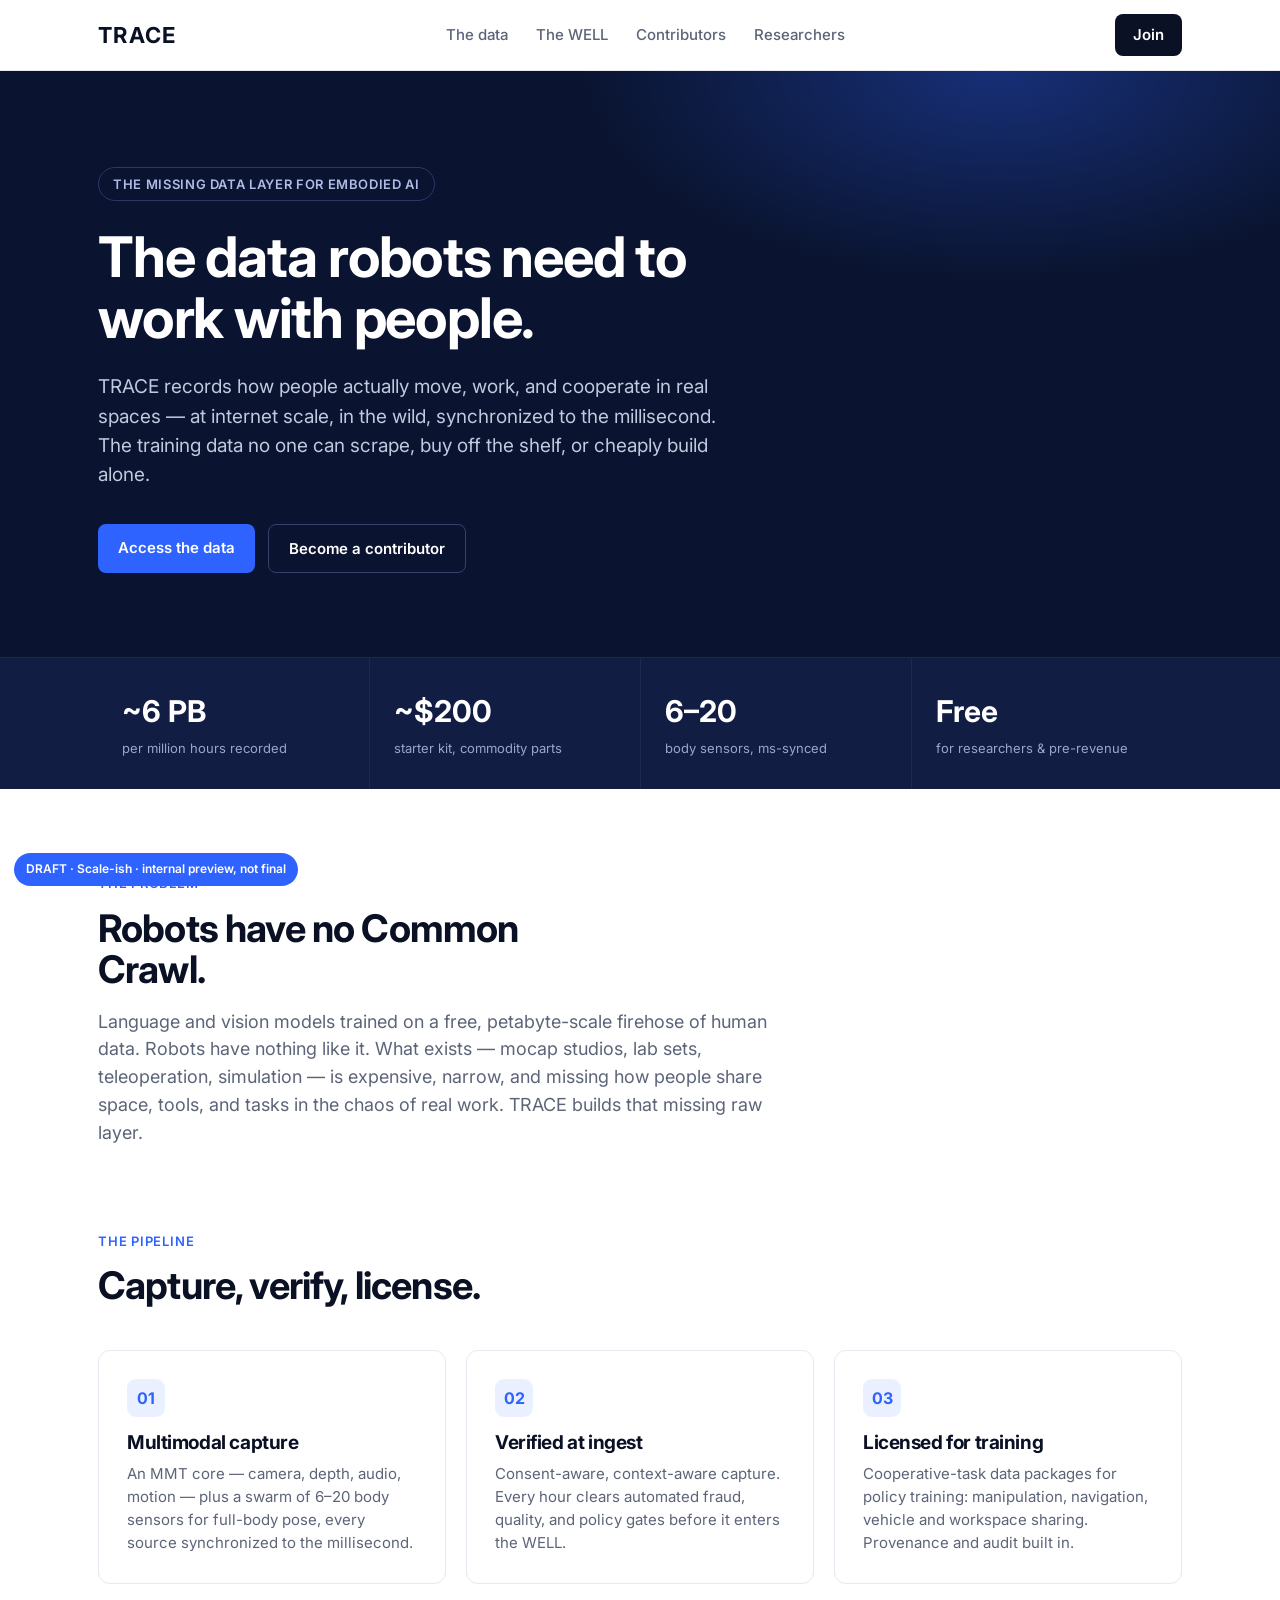
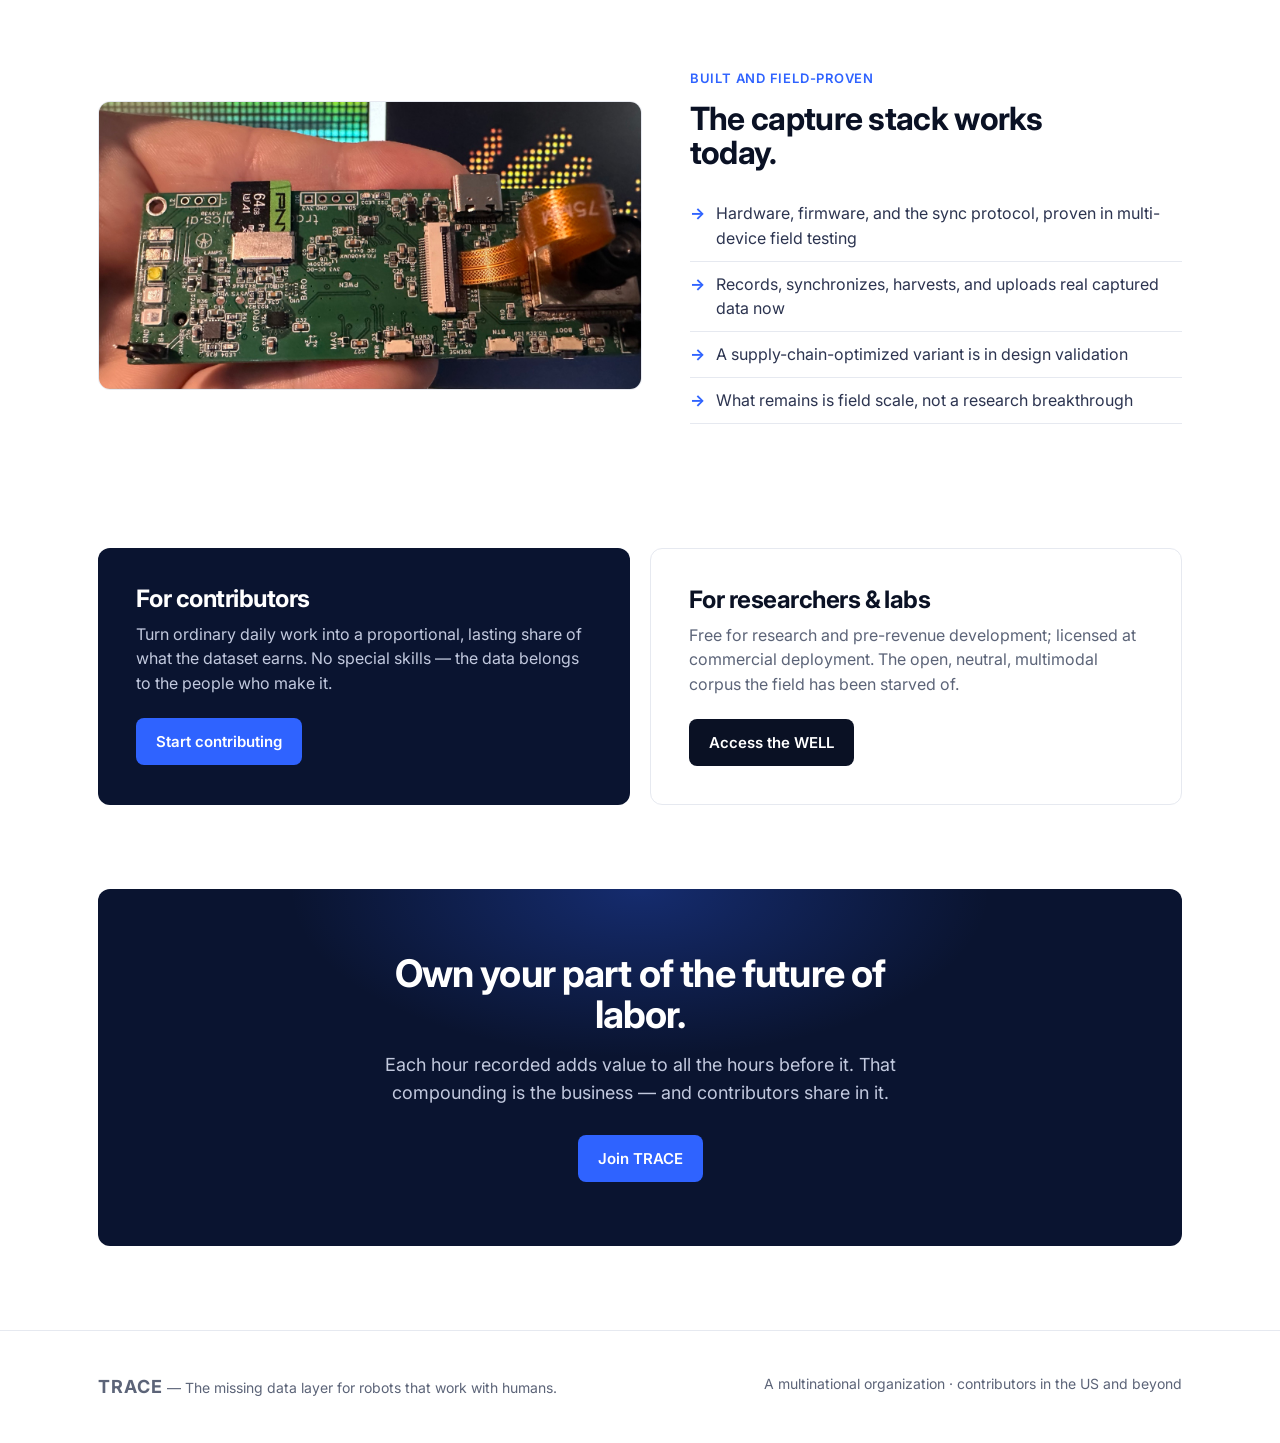
<file: style-mockups/scale.html>
<!DOCTYPE html>
<html lang="en">
<head>
<meta charset="UTF-8">
<meta name="robots" content="noindex, nofollow">
<meta name="viewport" content="width=device-width, initial-scale=1">
<title>TRACE — style mock: Scale-ish</title>
<link rel="preconnect" href="https://fonts.googleapis.com">
<link rel="preconnect" href="https://fonts.gstatic.com" crossorigin>
<link href="https://fonts.googleapis.com/css2?family=Inter:wght@400;500;600;700&display=swap" rel="stylesheet">
<style>
  :root{
    --bg:#ffffff; --ink:#0a1124; --muted:#5c6478; --navy:#0a1430;
    --navy2:#111d42; --blue:#2f63ff; --blue-soft:#eaf0ff; --line:#e6e9f0; --radius:12px;
  }
  *{box-sizing:border-box;margin:0;padding:0}
  body{font-family:Inter,system-ui,sans-serif;color:var(--ink);background:var(--bg);line-height:1.55;-webkit-font-smoothing:antialiased}
  h1,h2,h3{letter-spacing:-.022em;line-height:1.08;font-weight:700}
  a{color:inherit;text-decoration:none}
  .wrap{max-width:1140px;margin:0 auto;padding:0 28px}
  .btn{display:inline-block;padding:12px 20px;border-radius:8px;font-weight:600;font-size:15px;transition:.15s}
  .btn-primary{background:var(--blue);color:#fff}
  .btn-primary:hover{filter:brightness(1.08)}
  .btn-ghost{border:1px solid #36406a;color:#fff}
  .btn-dark{background:var(--ink);color:#fff}

  nav{position:sticky;top:0;z-index:20;background:rgba(255,255,255,.9);backdrop-filter:blur(8px);border-bottom:1px solid var(--line)}
  .nav{display:flex;align-items:center;justify-content:space-between;height:70px}
  .brand{font-weight:700;font-size:22px;letter-spacing:.06em}
  .nav-links{display:flex;gap:28px;font-size:15px;color:var(--muted);font-weight:500}
  .nav-links a:hover{color:var(--ink)}
  @media(max-width:760px){.nav-links{display:none}}

  /* dark hero */
  .hero{background:var(--navy);color:#fff;position:relative;overflow:hidden}
  .hero:before{content:"";position:absolute;inset:0;background:
    radial-gradient(600px 300px at 78% 0%,rgba(47,99,255,.34),transparent 70%);}
  .hero .wrap{position:relative;padding:96px 28px 84px}
  .eyebrow{display:inline-block;font-size:13px;font-weight:600;letter-spacing:.05em;text-transform:uppercase;color:#aebbe6;border:1px solid #2b3768;border-radius:999px;padding:6px 14px;margin-bottom:26px}
  .hero h1{font-size:56px;max-width:17ch}
  .hero p{font-size:19px;color:#c2c9de;max-width:54ch;margin:24px 0 34px}
  .hero .btns{display:flex;gap:13px;flex-wrap:wrap}
  @media(max-width:760px){.hero h1{font-size:38px}.hero .wrap{padding:64px 28px 56px}}

  /* stat strip */
  .strip{background:var(--navy2);color:#fff;border-top:1px solid #1d2950}
  .stats{display:grid;grid-template-columns:repeat(4,1fr)}
  .stat{padding:30px 24px;border-left:1px solid #1d2950}
  .stat:first-child{border-left:0}
  .stat b{font-size:30px;display:block;font-weight:700}
  .stat span{color:#9aa6c8;font-size:13px}
  @media(max-width:760px){.stats{grid-template-columns:repeat(2,1fr)}.stat{border-top:1px solid #1d2950}}

  section{padding:84px 0}
  .kicker{color:var(--blue);font-weight:600;font-size:13px;letter-spacing:.06em;text-transform:uppercase;margin-bottom:14px}
  h2{font-size:38px;max-width:20ch}
  .lead{font-size:18px;color:var(--muted);max-width:62ch;margin-top:18px}

  .grid3{display:grid;grid-template-columns:repeat(3,1fr);gap:20px;margin-top:44px}
  .card{border:1px solid var(--line);border-radius:var(--radius);padding:28px;transition:.15s}
  .card:hover{box-shadow:0 8px 30px rgba(10,17,36,.07);border-color:#cdd5e6}
  .card .ic{width:38px;height:38px;border-radius:9px;background:var(--blue-soft);color:var(--blue);display:grid;place-items:center;font-weight:700;margin-bottom:16px}
  .card h3{font-size:19px;margin-bottom:8px}
  .card p{color:var(--muted);font-size:15px}
  @media(max-width:760px){.grid3{grid-template-columns:1fr}}

  .feature{display:grid;grid-template-columns:1.05fr .95fr;gap:48px;align-items:center}
  .feature img{width:100%;border-radius:var(--radius);border:1px solid var(--line)}
  .feature ul{list-style:none;margin-top:20px}
  .feature li{padding:10px 0 10px 26px;position:relative;color:#2c3450;font-size:16px;border-bottom:1px solid var(--line)}
  .feature li:before{content:"→";position:absolute;left:0;color:var(--blue);font-weight:700}
  @media(max-width:760px){.feature{grid-template-columns:1fr;gap:28px}}

  .two{display:grid;grid-template-columns:1fr 1fr;gap:20px;margin-top:40px}
  .panel{border-radius:var(--radius);padding:38px;border:1px solid var(--line)}
  .panel.dark{background:var(--navy);color:#fff;border:0}
  .panel h3{font-size:24px;margin-bottom:10px}
  .panel p{color:var(--muted);font-size:16px;margin-bottom:22px}
  .panel.dark p{color:#c2c9de}
  @media(max-width:760px){.two{grid-template-columns:1fr}}

  .cta{background:var(--navy);color:#fff;border-radius:var(--radius);padding:64px 48px;text-align:center;position:relative;overflow:hidden}
  .cta:before{content:"";position:absolute;inset:0;background:radial-gradient(500px 240px at 50% 0%,rgba(47,99,255,.3),transparent 70%)}
  .cta>*{position:relative}
  .cta h2{margin:0 auto;max-width:22ch}
  .cta p{color:#c2c9de;max-width:52ch;margin:16px auto 28px;font-size:18px}

  footer{border-top:1px solid var(--line);padding:42px 0;color:var(--muted);font-size:14px}
  .foot{display:flex;justify-content:space-between;flex-wrap:wrap;gap:14px}
  .tag{position:fixed;left:14px;bottom:14px;background:var(--blue);color:#fff;font-size:12px;padding:7px 12px;border-radius:999px;z-index:50;font-weight:600}
</style>
</head>
<body>
<div class="tag">DRAFT · Scale-ish · internal preview, not final</div>
<nav><div class="wrap nav">
  <div class="brand">TRACE</div>
  <div class="nav-links"><a>The data</a><a>The WELL</a><a>Contributors</a><a>Researchers</a></div>
  <a class="btn btn-dark" style="padding:9px 18px">Join</a>
</div></nav>

<header class="hero"><div class="wrap">
  <span class="eyebrow">The missing data layer for embodied AI</span>
  <h1>The data robots need to work with people.</h1>
  <p>TRACE records how people actually move, work, and cooperate in real spaces — at internet scale, in the wild, synchronized to the millisecond. The training data no one can scrape, buy off the shelf, or cheaply build alone.</p>
  <div class="btns">
    <a class="btn btn-primary">Access the data</a>
    <a class="btn btn-ghost">Become a contributor</a>
  </div>
</div></header>

<div class="strip"><div class="wrap"><div class="stats">
  <div class="stat"><b>~6 PB</b><span>per million hours recorded</span></div>
  <div class="stat"><b>~$200</b><span>starter kit, commodity parts</span></div>
  <div class="stat"><b>6–20</b><span>body sensors, ms-synced</span></div>
  <div class="stat"><b>Free</b><span>for researchers &amp; pre-revenue</span></div>
</div></div></div>

<div class="wrap">
  <section>
    <div class="kicker">The problem</div>
    <h2>Robots have no Common Crawl.</h2>
    <p class="lead">Language and vision models trained on a free, petabyte-scale firehose of human data. Robots have nothing like it. What exists — mocap studios, lab sets, teleoperation, simulation — is expensive, narrow, and missing how people share space, tools, and tasks in the chaos of real work. TRACE builds that missing raw layer.</p>
  </section>

  <section style="padding-top:0">
    <div class="kicker">The pipeline</div>
    <h2>Capture, verify, license.</h2>
    <div class="grid3">
      <div class="card"><div class="ic">01</div><h3>Multimodal capture</h3><p>An MMT core — camera, depth, audio, motion — plus a swarm of 6–20 body sensors for full-body pose, every source synchronized to the millisecond.</p></div>
      <div class="card"><div class="ic">02</div><h3>Verified at ingest</h3><p>Consent-aware, context-aware capture. Every hour clears automated fraud, quality, and policy gates before it enters the WELL.</p></div>
      <div class="card"><div class="ic">03</div><h3>Licensed for training</h3><p>Cooperative-task data packages for policy training: manipulation, navigation, vehicle and workspace sharing. Provenance and audit built in.</p></div>
    </div>
  </section>

  <section style="padding-top:0">
    <div class="feature">
      <img src="../assets/images/trace-mmt-carrier-photo.jpg" alt="TRACE MMT carrier board">
      <div>
        <div class="kicker">Built and field-proven</div>
        <h2 style="font-size:32px">The capture stack works today.</h2>
        <ul>
          <li>Hardware, firmware, and the sync protocol, proven in multi-device field testing</li>
          <li>Records, synchronizes, harvests, and uploads real captured data now</li>
          <li>A supply-chain-optimized variant is in design validation</li>
          <li>What remains is field scale, not a research breakthrough</li>
        </ul>
      </div>
    </div>
  </section>

  <section style="padding-top:0">
    <div class="two">
      <div class="panel dark"><h3>For contributors</h3><p>Turn ordinary daily work into a proportional, lasting share of what the dataset earns. No special skills — the data belongs to the people who make it.</p><a class="btn btn-primary">Start contributing</a></div>
      <div class="panel"><h3>For researchers &amp; labs</h3><p>Free for research and pre-revenue development; licensed at commercial deployment. The open, neutral, multimodal corpus the field has been starved of.</p><a class="btn btn-dark">Access the WELL</a></div>
    </div>
  </section>

  <section style="padding-top:0">
    <div class="cta">
      <h2>Own your part of the future of labor.</h2>
      <p>Each hour recorded adds value to all the hours before it. That compounding is the business — and contributors share in it.</p>
      <a class="btn btn-primary">Join TRACE</a>
    </div>
  </section>
</div>

<footer><div class="wrap foot">
  <div><span class="brand" style="font-size:18px">TRACE</span> — The missing data layer for robots that work with humans.</div>
  <div>A multinational organization · contributors in the US and beyond</div>
</div></footer>
</body>
</html>
</file>
<file: assets/web/assets/mobirise-icons2/mobirise2.css>
@font-face {
  font-family: 'Moririse2';
  font-display: swap;
  src:  url('mobirise2.eot?f2bix4');
  src:  url('mobirise2.eot?f2bix4#iefix') format('embedded-opentype'),
    url('mobirise2.ttf?f2bix4') format('truetype'),
    url('mobirise2.woff?f2bix4') format('woff'),
    url('mobirise2.svg?f2bix4#mobirise2') format('svg');
  font-weight: normal;
  font-style: normal;
}

[class^="mobi-"], [class*=" mobi-"] {
  /* use !important to prevent issues with browser extensions that change fonts */
  font-family: 'Moririse2' !important;
  speak: none;
  font-style: normal;
  font-weight: normal;
  font-variant: normal;
  text-transform: none;
  line-height: 1;

  /* Better Font Rendering =========== */
  -webkit-font-smoothing: antialiased;
  -moz-osx-font-smoothing: grayscale;
}

.mobi-mbri-add-submenu:before {
  content: "\e900";
}
.mobi-mbri-alert:before {
  content: "\e901";
}
.mobi-mbri-align-center:before {
  content: "\e902";
}
.mobi-mbri-align-justify:before {
  content: "\e903";
}
.mobi-mbri-align-left:before {
  content: "\e904";
}
.mobi-mbri-align-right:before {
  content: "\e905";
}
.mobi-mbri-android:before {
  content: "\e906";
}
.mobi-mbri-apple:before {
  content: "\e907";
}
.mobi-mbri-arrow-down:before {
  content: "\e908";
}
.mobi-mbri-arrow-next:before {
  content: "\e909";
}
.mobi-mbri-arrow-prev:before {
  content: "\e90a";
}
.mobi-mbri-arrow-up:before {
  content: "\e90b";
}
.mobi-mbri-bold:before {
  content: "\e90c";
}
.mobi-mbri-bookmark:before {
  content: "\e90d";
}
.mobi-mbri-bootstrap:before {
  content: "\e90e";
}
.mobi-mbri-briefcase:before {
  content: "\e90f";
}
.mobi-mbri-browse:before {
  content: "\e910";
}
.mobi-mbri-bulleted-list:before {
  content: "\e911";
}
.mobi-mbri-calendar:before {
  content: "\e912";
}
.mobi-mbri-camera:before {
  content: "\e913";
}
.mobi-mbri-cart-add:before {
  content: "\e914";
}
.mobi-mbri-cart-full:before {
  content: "\e915";
}
.mobi-mbri-cash:before {
  content: "\e916";
}
.mobi-mbri-change-style:before {
  content: "\e917";
}
.mobi-mbri-chat:before {
  content: "\e918";
}
.mobi-mbri-clock:before {
  content: "\e919";
}
.mobi-mbri-close:before {
  content: "\e91a";
}
.mobi-mbri-cloud:before {
  content: "\e91b";
}
.mobi-mbri-code:before {
  content: "\e91c";
}
.mobi-mbri-contact-form:before {
  content: "\e91d";
}
.mobi-mbri-credit-card:before {
  content: "\e91e";
}
.mobi-mbri-cursor-click:before {
  content: "\e91f";
}
.mobi-mbri-cust-feedback:before {
  content: "\e920";
}
.mobi-mbri-database:before {
  content: "\e921";
}
.mobi-mbri-delivery:before {
  content: "\e922";
}
.mobi-mbri-desktop:before {
  content: "\e923";
}
.mobi-mbri-devices:before {
  content: "\e924";
}
.mobi-mbri-down:before {
  content: "\e925";
}
.mobi-mbri-download-2:before {
  content: "\e926";
}
.mobi-mbri-download:before {
  content: "\e927";
}
.mobi-mbri-drag-n-drop-2:before {
  content: "\e928";
}
.mobi-mbri-drag-n-drop:before {
  content: "\e929";
}
.mobi-mbri-edit-2:before {
  content: "\e92a";
}
.mobi-mbri-edit:before {
  content: "\e92b";
}
.mobi-mbri-error:before {
  content: "\e92c";
}
.mobi-mbri-extension:before {
  content: "\e92d";
}
.mobi-mbri-features:before {
  content: "\e92e";
}
.mobi-mbri-file:before {
  content: "\e92f";
}
.mobi-mbri-flag:before {
  content: "\e930";
}
.mobi-mbri-folder:before {
  content: "\e931";
}
.mobi-mbri-gift:before {
  content: "\e932";
}
.mobi-mbri-github:before {
  content: "\e933";
}
.mobi-mbri-globe-2:before {
  content: "\e934";
}
.mobi-mbri-globe:before {
  content: "\e935";
}
.mobi-mbri-growing-chart:before {
  content: "\e936";
}
.mobi-mbri-hearth:before {
  content: "\e937";
}
.mobi-mbri-help:before {
  content: "\e938";
}
.mobi-mbri-home:before {
  content: "\e939";
}
.mobi-mbri-hot-cup:before {
  content: "\e93a";
}
.mobi-mbri-idea:before {
  content: "\e93b";
}
.mobi-mbri-image-gallery:before {
  content: "\e93c";
}
.mobi-mbri-image-slider:before {
  content: "\e93d";
}
.mobi-mbri-info:before {
  content: "\e93e";
}
.mobi-mbri-italic:before {
  content: "\e93f";
}
.mobi-mbri-key:before {
  content: "\e940";
}
.mobi-mbri-laptop:before {
  content: "\e941";
}
.mobi-mbri-layers:before {
  content: "\e942";
}
.mobi-mbri-left-right:before {
  content: "\e943";
}
.mobi-mbri-left:before {
  content: "\e944";
}
.mobi-mbri-letter:before {
  content: "\e945";
}
.mobi-mbri-like:before {
  content: "\e946";
}
.mobi-mbri-link:before {
  content: "\e947";
}
.mobi-mbri-lock:before {
  content: "\e948";
}
.mobi-mbri-login:before {
  content: "\e949";
}
.mobi-mbri-logout:before {
  content: "\e94a";
}
.mobi-mbri-magic-stick:before {
  content: "\e94b";
}
.mobi-mbri-map-pin:before {
  content: "\e94c";
}
.mobi-mbri-menu:before {
  content: "\e94d";
}
.mobi-mbri-mobile-2:before {
  content: "\e94e";
}
.mobi-mbri-mobile-horizontal:before {
  content: "\e94f";
}
.mobi-mbri-mobile:before {
  content: "\e950";
}
.mobi-mbri-mobirise:before {
  content: "\e951";
}
.mobi-mbri-more-horizontal:before {
  content: "\e952";
}
.mobi-mbri-more-vertical:before {
  content: "\e953";
}
.mobi-mbri-music:before {
  content: "\e954";
}
.mobi-mbri-new-file:before {
  content: "\e955";
}
.mobi-mbri-numbered-list:before {
  content: "\e956";
}
.mobi-mbri-opened-folder:before {
  content: "\e957";
}
.mobi-mbri-pages:before {
  content: "\e958";
}
.mobi-mbri-paper-plane:before {
  content: "\e959";
}
.mobi-mbri-paperclip:before {
  content: "\e95a";
}
.mobi-mbri-phone:before {
  content: "\e95b";
}
.mobi-mbri-photo:before {
  content: "\e95c";
}
.mobi-mbri-photos:before {
  content: "\e95d";
}
.mobi-mbri-pin:before {
  content: "\e95e";
}
.mobi-mbri-play:before {
  content: "\e95f";
}
.mobi-mbri-plus:before {
  content: "\e960";
}
.mobi-mbri-preview:before {
  content: "\e961";
}
.mobi-mbri-print:before {
  content: "\e962";
}
.mobi-mbri-protect:before {
  content: "\e963";
}
.mobi-mbri-question:before {
  content: "\e964";
}
.mobi-mbri-quote-left:before {
  content: "\e965";
}
.mobi-mbri-quote-right:before {
  content: "\e966";
}
.mobi-mbri-redo:before {
  content: "\e967";
}
.mobi-mbri-refresh:before {
  content: "\e968";
}
.mobi-mbri-responsive-2:before {
  content: "\e969";
}
.mobi-mbri-responsive:before {
  content: "\e96a";
}
.mobi-mbri-right:before {
  content: "\e96b";
}
.mobi-mbri-rocket:before {
  content: "\e96c";
}
.mobi-mbri-sad-face:before {
  content: "\e96d";
}
.mobi-mbri-sale:before {
  content: "\e96e";
}
.mobi-mbri-save:before {
  content: "\e96f";
}
.mobi-mbri-search:before {
  content: "\e970";
}
.mobi-mbri-setting-2:before {
  content: "\e971";
}
.mobi-mbri-setting-3:before {
  content: "\e972";
}
.mobi-mbri-setting:before {
  content: "\e973";
}
.mobi-mbri-share:before {
  content: "\e974";
}
.mobi-mbri-shopping-bag:before {
  content: "\e975";
}
.mobi-mbri-shopping-basket:before {
  content: "\e976";
}
.mobi-mbri-shopping-cart:before {
  content: "\e977";
}
.mobi-mbri-sites:before {
  content: "\e978";
}
.mobi-mbri-smile-face:before {
  content: "\e979";
}
.mobi-mbri-speed:before {
  content: "\e97a";
}
.mobi-mbri-star:before {
  content: "\e97b";
}
.mobi-mbri-success:before {
  content: "\e97c";
}
.mobi-mbri-sun:before {
  content: "\e97d";
}
.mobi-mbri-sun2:before {
  content: "\e97e";
}
.mobi-mbri-tablet-vertical:before {
  content: "\e97f";
}
.mobi-mbri-tablet:before {
  content: "\e980";
}
.mobi-mbri-target:before {
  content: "\e981";
}
.mobi-mbri-timer:before {
  content: "\e982";
}
.mobi-mbri-to-ftp:before {
  content: "\e983";
}
.mobi-mbri-to-local-drive:before {
  content: "\e984";
}
.mobi-mbri-touch-swipe:before {
  content: "\e985";
}
.mobi-mbri-touch:before {
  content: "\e986";
}
.mobi-mbri-trash:before {
  content: "\e987";
}
.mobi-mbri-underline:before {
  content: "\e988";
}
.mobi-mbri-undo:before {
  content: "\e989";
}
.mobi-mbri-unlink:before {
  content: "\e98a";
}
.mobi-mbri-unlock:before {
  content: "\e98b";
}
.mobi-mbri-up-down:before {
  content: "\e98c";
}
.mobi-mbri-up:before {
  content: "\e98d";
}
.mobi-mbri-update:before {
  content: "\e98e";
}
.mobi-mbri-upload-2:before {
  content: "\e98f";
}
.mobi-mbri-upload:before {
  content: "\e990";
}
.mobi-mbri-user-2:before {
  content: "\e991";
}
.mobi-mbri-user:before {
  content: "\e992";
}
.mobi-mbri-users:before {
  content: "\e993";
}
.mobi-mbri-video-play:before {
  content: "\e994";
}
.mobi-mbri-video:before {
  content: "\e995";
}
.mobi-mbri-watch:before {
  content: "\e996";
}
.mobi-mbri-website-theme-2:before {
  content: "\e997";
}
.mobi-mbri-website-theme:before {
  content: "\e998";
}
.mobi-mbri-wifi:before {
  content: "\e999";
}
.mobi-mbri-windows:before {
  content: "\e99a";
}
.mobi-mbri-zoom-in:before {
  content: "\e99b";
}
.mobi-mbri-zoom-out:before {
  content: "\e99c";
}
</file>
<file: assets/parallax/jarallax.css>
.jarallax {
    position: relative;
    z-index: 0;
}
.jarallax > .jarallax-img {
    position: absolute;
    object-fit: cover;
    /* support for plugin https://github.com/bfred-it/object-fit-images */
    font-family: 'object-fit: cover;';
    top: 0;
    left: 0;
    width: 100%;
    height: 100%;
    z-index: -1;
}
</file>
<file: assets/dropdown/css/style.css>
.navbar-dropdown {
  left: 0;
  padding: 0;
  position: absolute;
  right: 0;
  top: 0;
  transition: all 0.45s ease;
  z-index: 1030;
  background: #282828; }
  .navbar-dropdown .navbar-logo {
    margin-right: 0.8rem;
    transition: margin 0.3s ease-in-out;
    vertical-align: middle; }
    .navbar-dropdown .navbar-logo img {
      height: 3.125rem;
      transition: all 0.3s ease-in-out; }
    .navbar-dropdown .navbar-logo.mbr-iconfont {
      font-size: 3.125rem;
      line-height: 3.125rem; }
  .navbar-dropdown .navbar-caption {
    font-weight: 700;
    white-space: normal;
    vertical-align: -4px;
    line-height: 3.125rem !important; }
    .navbar-dropdown .navbar-caption, .navbar-dropdown .navbar-caption:hover {
      color: inherit;
      text-decoration: none; }
  .navbar-dropdown .mbr-iconfont + .navbar-caption {
    vertical-align: -1px; }
  .navbar-dropdown.navbar-fixed-top {
    position: fixed; }
  .navbar-dropdown .navbar-brand span {
    vertical-align: -4px; }
  .navbar-dropdown.bg-color.transparent {
    background: none; }
  .navbar-dropdown.navbar-short .navbar-brand {
    padding: 0.625rem 0; }
    .navbar-dropdown.navbar-short .navbar-brand span {
      vertical-align: -1px; }
  .navbar-dropdown.navbar-short .navbar-caption {
    line-height: 2.375rem !important;
    vertical-align: -2px; }
  .navbar-dropdown.navbar-short .navbar-logo {
    margin-right: 0.5rem; }
    .navbar-dropdown.navbar-short .navbar-logo img {
      height: 2.375rem; }
    .navbar-dropdown.navbar-short .navbar-logo.mbr-iconfont {
      font-size: 2.375rem;
      line-height: 2.375rem; }
  .navbar-dropdown.navbar-short .mbr-table-cell {
    height: 3.625rem; }
  .navbar-dropdown .navbar-close {
    left: 0.6875rem;
    position: fixed;
    top: 0.75rem;
    z-index: 1000; }
  .navbar-dropdown .hamburger-icon {
    content: "";
    display: inline-block;
    vertical-align: middle;
    width: 16px;
    -webkit-box-shadow: 0 -6px 0 1px #282828,0 0 0 1px #282828,0 6px 0 1px #282828;
    -moz-box-shadow: 0 -6px 0 1px #282828,0 0 0 1px #282828,0 6px 0 1px #282828;
    box-shadow: 0 -6px 0 1px #282828,0 0 0 1px #282828,0 6px 0 1px #282828; }

.dropdown-menu .dropdown-toggle[data-toggle="dropdown-submenu"]::after {
  border-bottom: 0.35em solid transparent;
  border-left: 0.35em solid;
  border-right: 0;
  border-top: 0.35em solid transparent;
  margin-left: 0.3rem; }

.dropdown-menu .dropdown-item:focus {
  outline: 0; }

.nav-dropdown {
  font-size: 0.75rem;
  font-weight: 500;
  height: auto !important; }
  .nav-dropdown .nav-btn {
    padding-left: 1rem; }
  .nav-dropdown .link {
    margin: .667em 1.667em;
    font-weight: 500;
    padding: 0;
    transition: color .2s ease-in-out; }
    .nav-dropdown .link.dropdown-toggle {
      margin-right: 2.583em; }
      .nav-dropdown .link.dropdown-toggle::after {
        margin-left: .25rem;
        border-top: 0.35em solid;
        border-right: 0.35em solid transparent;
        border-left: 0.35em solid transparent;
        border-bottom: 0; }
      .nav-dropdown .link.dropdown-toggle[aria-expanded="true"] {
        margin: 0;
        padding: 0.667em 3.263em  0.667em 1.667em; }
  .nav-dropdown .link::after,
  .nav-dropdown .dropdown-item::after {
    color: inherit; }
  .nav-dropdown .btn {
    font-size: 0.75rem;
    font-weight: 700;
    letter-spacing: 0;
    margin-bottom: 0;
    padding-left: 1.25rem;
    padding-right: 1.25rem; }
  .nav-dropdown .dropdown-menu {
    border-radius: 0;
    border: 0;
    left: 0;
    margin: 0;
    padding-bottom: 1.25rem;
    padding-top: 1.25rem;
    position: relative; }
  .nav-dropdown .dropdown-submenu {
    margin-left: 0.125rem;
    top: 0; }
  .nav-dropdown .dropdown-item {
    font-weight: 500;
    line-height: 2;
    padding: 0.3846em 4.615em 0.3846em 1.5385em;
    position: relative;
    transition: color .2s ease-in-out, background-color .2s ease-in-out; }
    .nav-dropdown .dropdown-item::after {
      margin-top: -0.3077em;
      position: absolute;
      right: 1.1538em;
      top: 50%; }
    .nav-dropdown .dropdown-item:focus, .nav-dropdown .dropdown-item:hover {
      background: none; }

@media (max-width: 767px) {
  .nav-dropdown.navbar-toggleable-sm {
    bottom: 0;
    display: none;
    left: 0;
    overflow-x: hidden;
    position: fixed;
    top: 0;
    transform: translateX(-100%);
    -ms-transform: translateX(-100%);
    -webkit-transform: translateX(-100%);
    width: 18.75rem;
    z-index: 999; } }
.nav-dropdown.navbar-toggleable-xl {
  bottom: 0;
  display: none;
  left: 0;
  overflow-x: hidden;
  position: fixed;
  top: 0;
  transform: translateX(-100%);
  -ms-transform: translateX(-100%);
  -webkit-transform: translateX(-100%);
  width: 18.75rem;
  z-index: 999; }

.nav-dropdown-sm {
  display: block !important;
  overflow-x: hidden;
  overflow: auto;
  padding-top: 3.875rem; }
  .nav-dropdown-sm::after {
    content: "";
    display: block;
    height: 3rem;
    width: 100%; }
  .nav-dropdown-sm.collapse.in ~ .navbar-close {
    display: block !important; }
  .nav-dropdown-sm.collapsing, .nav-dropdown-sm.collapse.in {
    transform: translateX(0);
    -ms-transform: translateX(0);
    -webkit-transform: translateX(0);
    transition: all 0.25s ease-out;
    -webkit-transition: all 0.25s ease-out;
    background: #282828; }
  .nav-dropdown-sm.collapsing[aria-expanded="false"] {
    transform: translateX(-100%);
    -ms-transform: translateX(-100%);
    -webkit-transform: translateX(-100%); }
  .nav-dropdown-sm .nav-item {
    display: block;
    margin-left: 0 !important;
    padding-left: 0; }
  .nav-dropdown-sm .link,
  .nav-dropdown-sm .dropdown-item {
    border-top: 1px dotted rgba(255, 255, 255, 0.1);
    font-size: 0.8125rem;
    line-height: 1.6;
    margin: 0 !important;
    padding: 0.875rem 2.4rem 0.875rem 1.5625rem !important;
    position: relative;
    white-space: normal; }
    .nav-dropdown-sm .link:focus, .nav-dropdown-sm .link:hover,
    .nav-dropdown-sm .dropdown-item:focus,
    .nav-dropdown-sm .dropdown-item:hover {
      background: rgba(0, 0, 0, 0.2) !important;
      color: #c0a375; }
  .nav-dropdown-sm .nav-btn {
    position: relative;
    padding: 1.5625rem 1.5625rem 0 1.5625rem; }
    .nav-dropdown-sm .nav-btn::before {
      border-top: 1px dotted rgba(255, 255, 255, 0.1);
      content: "";
      left: 0;
      position: absolute;
      top: 0;
      width: 100%; }
    .nav-dropdown-sm .nav-btn + .nav-btn {
      padding-top: 0.625rem; }
      .nav-dropdown-sm .nav-btn + .nav-btn::before {
        display: none; }
  .nav-dropdown-sm .btn {
    padding: 0.625rem 0; }
  .nav-dropdown-sm .dropdown-toggle[data-toggle="dropdown-submenu"]::after {
    margin-left: .25rem;
    border-top: 0.35em solid;
    border-right: 0.35em solid transparent;
    border-left: 0.35em solid transparent;
    border-bottom: 0; }
  .nav-dropdown-sm .dropdown-toggle[data-toggle="dropdown-submenu"][aria-expanded="true"]::after {
    border-top: 0;
    border-right: 0.35em solid transparent;
    border-left: 0.35em solid transparent;
    border-bottom: 0.35em solid; }
  .nav-dropdown-sm .dropdown-menu {
    margin: 0;
    padding: 0;
    position: relative;
    top: 0;
    left: 0;
    width: 100%;
    border: 0;
    float: none;
    border-radius: 0;
    background: none; }
  .nav-dropdown-sm .dropdown-submenu {
    left: 100%;
    margin-left: 0.125rem;
    margin-top: -1.25rem;
    top: 0; }

.navbar-toggleable-sm .nav-dropdown .dropdown-menu {
  position: absolute; }

.navbar-toggleable-sm .nav-dropdown .dropdown-submenu {
  left: 100%;
  margin-left: 0.125rem;
  margin-top: -1.25rem;
  top: 0; }

.navbar-toggleable-sm.opened .nav-dropdown .dropdown-menu {
  position: relative; }

.navbar-toggleable-sm.opened .nav-dropdown .dropdown-submenu {
  left: 0;
  margin-left: 00rem;
  margin-top: 0rem;
  top: 0; }

.is-builder .nav-dropdown.collapsing {
  transition: none !important; }
</file>
<file: assets/socicon/css/styles.css>
@charset "UTF-8";

@font-face {
  font-family: 'Socicon';
  src:  url('../fonts/socicon.eot');
  src:  url('../fonts/socicon.eot?#iefix') format('embedded-opentype'),
    url('../fonts/socicon.woff2') format('woff2'),
    url('../fonts/socicon.ttf') format('truetype'),
    url('../fonts/socicon.woff') format('woff'),
    url('../fonts/socicon.svg#socicon') format('svg');
  font-weight: normal;
  font-style: normal;
  font-display: swap;
}

[data-icon]:before {
  font-family: "socicon" !important;
  content: attr(data-icon);
  font-style: normal !important;
  font-weight: normal !important;
  font-variant: normal !important;
  text-transform: none !important;
  speak: none;
  line-height: 1;
  -webkit-font-smoothing: antialiased;
  -moz-osx-font-smoothing: grayscale;
}

[class^="socicon-"], [class*=" socicon-"] {
  /* use !important to prevent issues with browser extensions that change fonts */
  font-family: 'Socicon' !important;
  speak: none;
  font-style: normal;
  font-weight: normal;
  font-variant: normal;
  text-transform: none;
  line-height: 1;

  /* Better Font Rendering =========== */
  -webkit-font-smoothing: antialiased;
  -moz-osx-font-smoothing: grayscale;
}

.socicon-500px:before {
  content: "\e000";
}
.socicon-8tracks:before {
  content: "\e001";
}
.socicon-airbnb:before {
  content: "\e002";
}
.socicon-alliance:before {
  content: "\e003";
}
.socicon-amazon:before {
  content: "\e004";
}
.socicon-amplement:before {
  content: "\e005";
}
.socicon-android:before {
  content: "\e006";
}
.socicon-angellist:before {
  content: "\e007";
}
.socicon-apple:before {
  content: "\e008";
}
.socicon-appnet:before {
  content: "\e009";
}
.socicon-baidu:before {
  content: "\e00a";
}
.socicon-bandcamp:before {
  content: "\e00b";
}
.socicon-battlenet:before {
  content: "\e00c";
}
.socicon-mixer:before {
  content: "\e00d";
}
.socicon-bebee:before {
  content: "\e00e";
}
.socicon-bebo:before {
  content: "\e00f";
}
.socicon-behance:before {
  content: "\e010";
}
.socicon-blizzard:before {
  content: "\e011";
}
.socicon-blogger:before {
  content: "\e012";
}
.socicon-buffer:before {
  content: "\e013";
}
.socicon-chrome:before {
  content: "\e014";
}
.socicon-coderwall:before {
  content: "\e015";
}
.socicon-curse:before {
  content: "\e016";
}
.socicon-dailymotion:before {
  content: "\e017";
}
.socicon-deezer:before {
  content: "\e018";
}
.socicon-delicious:before {
  content: "\e019";
}
.socicon-deviantart:before {
  content: "\e01a";
}
.socicon-diablo:before {
  content: "\e01b";
}
.socicon-digg:before {
  content: "\e01c";
}
.socicon-discord:before {
  content: "\e01d";
}
.socicon-disqus:before {
  content: "\e01e";
}
.socicon-douban:before {
  content: "\e01f";
}
.socicon-draugiem:before {
  content: "\e020";
}
.socicon-dribbble:before {
  content: "\e021";
}
.socicon-drupal:before {
  content: "\e022";
}
.socicon-ebay:before {
  content: "\e023";
}
.socicon-ello:before {
  content: "\e024";
}
.socicon-endomodo:before {
  content: "\e025";
}
.socicon-envato:before {
  content: "\e026";
}
.socicon-etsy:before {
  content: "\e027";
}
.socicon-facebook:before {
  content: "\e028";
}
.socicon-feedburner:before {
  content: "\e029";
}
.socicon-filmweb:before {
  content: "\e02a";
}
.socicon-firefox:before {
  content: "\e02b";
}
.socicon-flattr:before {
  content: "\e02c";
}
.socicon-flickr:before {
  content: "\e02d";
}
.socicon-formulr:before {
  content: "\e02e";
}
.socicon-forrst:before {
  content: "\e02f";
}
.socicon-foursquare:before {
  content: "\e030";
}
.socicon-friendfeed:before {
  content: "\e031";
}
.socicon-github:before {
  content: "\e032";
}
.socicon-goodreads:before {
  content: "\e033";
}
.socicon-google:before {
  content: "\e034";
}
.socicon-googlescholar:before {
  content: "\e035";
}
.socicon-googlegroups:before {
  content: "\e036";
}
.socicon-googlephotos:before {
  content: "\e037";
}
.socicon-googleplus:before {
  content: "\e038";
}
.socicon-grooveshark:before {
  content: "\e039";
}
.socicon-hackerrank:before {
  content: "\e03a";
}
.socicon-hearthstone:before {
  content: "\e03b";
}
.socicon-hellocoton:before {
  content: "\e03c";
}
.socicon-heroes:before {
  content: "\e03d";
}
.socicon-smashcast:before {
  content: "\e03e";
}
.socicon-horde:before {
  content: "\e03f";
}
.socicon-houzz:before {
  content: "\e040";
}
.socicon-icq:before {
  content: "\e041";
}
.socicon-identica:before {
  content: "\e042";
}
.socicon-imdb:before {
  content: "\e043";
}
.socicon-instagram:before {
  content: "\e044";
}
.socicon-issuu:before {
  content: "\e045";
}
.socicon-istock:before {
  content: "\e046";
}
.socicon-itunes:before {
  content: "\e047";
}
.socicon-keybase:before {
  content: "\e048";
}
.socicon-lanyrd:before {
  content: "\e049";
}
.socicon-lastfm:before {
  content: "\e04a";
}
.socicon-line:before {
  content: "\e04b";
}
.socicon-linkedin:before {
  content: "\e04c";
}
.socicon-livejournal:before {
  content: "\e04d";
}
.socicon-lyft:before {
  content: "\e04e";
}
.socicon-macos:before {
  content: "\e04f";
}
.socicon-mail:before {
  content: "\e050";
}
.socicon-medium:before {
  content: "\e051";
}
.socicon-meetup:before {
  content: "\e052";
}
.socicon-mixcloud:before {
  content: "\e053";
}
.socicon-modelmayhem:before {
  content: "\e054";
}
.socicon-mumble:before {
  content: "\e055";
}
.socicon-myspace:before {
  content: "\e056";
}
.socicon-newsvine:before {
  content: "\e057";
}
.socicon-nintendo:before {
  content: "\e058";
}
.socicon-npm:before {
  content: "\e059";
}
.socicon-odnoklassniki:before {
  content: "\e05a";
}
.socicon-openid:before {
  content: "\e05b";
}
.socicon-opera:before {
  content: "\e05c";
}
.socicon-outlook:before {
  content: "\e05d";
}
.socicon-overwatch:before {
  content: "\e05e";
}
.socicon-patreon:before {
  content: "\e05f";
}
.socicon-paypal:before {
  content: "\e060";
}
.socicon-periscope:before {
  content: "\e061";
}
.socicon-persona:before {
  content: "\e062";
}
.socicon-pinterest:before {
  content: "\e063";
}
.socicon-play:before {
  content: "\e064";
}
.socicon-player:before {
  content: "\e065";
}
.socicon-playstation:before {
  content: "\e066";
}
.socicon-pocket:before {
  content: "\e067";
}
.socicon-qq:before {
  content: "\e068";
}
.socicon-quora:before {
  content: "\e069";
}
.socicon-raidcall:before {
  content: "\e06a";
}
.socicon-ravelry:before {
  content: "\e06b";
}
.socicon-reddit:before {
  content: "\e06c";
}
.socicon-renren:before {
  content: "\e06d";
}
.socicon-researchgate:before {
  content: "\e06e";
}
.socicon-residentadvisor:before {
  content: "\e06f";
}
.socicon-reverbnation:before {
  content: "\e070";
}
.socicon-rss:before {
  content: "\e071";
}
.socicon-sharethis:before {
  content: "\e072";
}
.socicon-skype:before {
  content: "\e073";
}
.socicon-slideshare:before {
  content: "\e074";
}
.socicon-smugmug:before {
  content: "\e075";
}
.socicon-snapchat:before {
  content: "\e076";
}
.socicon-songkick:before {
  content: "\e077";
}
.socicon-soundcloud:before {
  content: "\e078";
}
.socicon-spotify:before {
  content: "\e079";
}
.socicon-stackexchange:before {
  content: "\e07a";
}
.socicon-stackoverflow:before {
  content: "\e07b";
}
.socicon-starcraft:before {
  content: "\e07c";
}
.socicon-stayfriends:before {
  content: "\e07d";
}
.socicon-steam:before {
  content: "\e07e";
}
.socicon-storehouse:before {
  content: "\e07f";
}
.socicon-strava:before {
  content: "\e080";
}
.socicon-streamjar:before {
  content: "\e081";
}
.socicon-stumbleupon:before {
  content: "\e082";
}
.socicon-swarm:before {
  content: "\e083";
}
.socicon-teamspeak:before {
  content: "\e084";
}
.socicon-teamviewer:before {
  content: "\e085";
}
.socicon-technorati:before {
  content: "\e086";
}
.socicon-telegram:before {
  content: "\e087";
}
.socicon-tripadvisor:before {
  content: "\e088";
}
.socicon-tripit:before {
  content: "\e089";
}
.socicon-triplej:before {
  content: "\e08a";
}
.socicon-tumblr:before {
  content: "\e08b";
}
.socicon-twitch:before {
  content: "\e08c";
}
.socicon-twitter:before {
  content: "\e08d";
}
.socicon-uber:before {
  content: "\e08e";
}
.socicon-ventrilo:before {
  content: "\e08f";
}
.socicon-viadeo:before {
  content: "\e090";
}
.socicon-viber:before {
  content: "\e091";
}
.socicon-viewbug:before {
  content: "\e092";
}
.socicon-vimeo:before {
  content: "\e093";
}
.socicon-vine:before {
  content: "\e094";
}
.socicon-vkontakte:before {
  content: "\e095";
}
.socicon-warcraft:before {
  content: "\e096";
}
.socicon-wechat:before {
  content: "\e097";
}
.socicon-weibo:before {
  content: "\e098";
}
.socicon-whatsapp:before {
  content: "\e099";
}
.socicon-wikipedia:before {
  content: "\e09a";
}
.socicon-windows:before {
  content: "\e09b";
}
.socicon-wordpress:before {
  content: "\e09c";
}
.socicon-wykop:before {
  content: "\e09d";
}
.socicon-xbox:before {
  content: "\e09e";
}
.socicon-xing:before {
  content: "\e09f";
}
.socicon-yahoo:before {
  content: "\e0a0";
}
.socicon-yammer:before {
  content: "\e0a1";
}
.socicon-yandex:before {
  content: "\e0a2";
}
.socicon-yelp:before {
  content: "\e0a3";
}
.socicon-younow:before {
  content: "\e0a4";
}
.socicon-youtube:before {
  content: "\e0a5";
}
.socicon-zapier:before {
  content: "\e0a6";
}
.socicon-zerply:before {
  content: "\e0a7";
}
.socicon-zomato:before {
  content: "\e0a8";
}
.socicon-zynga:before {
  content: "\e0a9";
}
.socicon-spreadshirt:before {
  content: "\e901";
}
.socicon-gamejolt:before {
  content: "\e902";
}
.socicon-trello:before {
  content: "\e903";
}
.socicon-tunein:before {
  content: "\e904";
}
.socicon-bloglovin:before {
  content: "\e905";
}
.socicon-gamewisp:before {
  content: "\e906";
}
.socicon-messenger:before {
  content: "\e907";
}
.socicon-pandora:before {
  content: "\e908";
}
.socicon-augment:before {
  content: "\e909";
}
.socicon-bitbucket:before {
  content: "\e90a";
}
.socicon-fyuse:before {
  content: "\e90b";
}
.socicon-yt-gaming:before {
  content: "\e90c";
}
.socicon-sketchfab:before {
  content: "\e90d";
}
.socicon-mobcrush:before {
  content: "\e90e";
}
.socicon-microsoft:before {
  content: "\e90f";
}
.socicon-realtor:before {
  content: "\e910";
}
.socicon-tidal:before {
  content: "\e911";
}
.socicon-qobuz:before {
  content: "\e912";
}
.socicon-natgeo:before {
  content: "\e913";
}
.socicon-mastodon:before {
  content: "\e914";
}
.socicon-unsplash:before {
  content: "\e915";
}
.socicon-homeadvisor:before {
  content: "\e916";
}
.socicon-angieslist:before {
  content: "\e917";
}
.socicon-codepen:before {
  content: "\e918";
}
.socicon-slack:before {
  content: "\e919";
}
.socicon-openaigym:before {
  content: "\e91a";
}
.socicon-logmein:before {
  content: "\e91b";
}
.socicon-fiverr:before {
  content: "\e91c";
}
.socicon-gotomeeting:before {
  content: "\e91d";
}
.socicon-aliexpress:before {
  content: "\e91e";
}
.socicon-guru:before {
  content: "\e91f";
}
.socicon-appstore:before {
  content: "\e920";
}
.socicon-homes:before {
  content: "\e921";
}
.socicon-zoom:before {
  content: "\e922";
}
.socicon-alibaba:before {
  content: "\e923";
}
.socicon-craigslist:before {
  content: "\e924";
}
.socicon-wix:before {
  content: "\e925";
}
.socicon-redfin:before {
  content: "\e926";
}
.socicon-googlecalendar:before {
  content: "\e927";
}
.socicon-shopify:before {
  content: "\e928";
}
.socicon-freelancer:before {
  content: "\e929";
}
.socicon-seedrs:before {
  content: "\e92a";
}
.socicon-bing:before {
  content: "\e92b";
}
.socicon-doodle:before {
  content: "\e92c";
}
.socicon-bonanza:before {
  content: "\e92d";
}
.socicon-squarespace:before {
  content: "\e92e";
}
.socicon-toptal:before {
  content: "\e92f";
}
.socicon-gust:before {
  content: "\e930";
}
.socicon-ask:before {
  content: "\e931";
}
.socicon-trulia:before {
  content: "\e932";
}
.socicon-loomly:before {
  content: "\e933";
}
.socicon-ghost:before {
  content: "\e934";
}
.socicon-upwork:before {
  content: "\e935";
}
.socicon-fundable:before {
  content: "\e936";
}
.socicon-booking:before {
  content: "\e937";
}
.socicon-googlemaps:before {
  content: "\e938";
}
.socicon-zillow:before {
  content: "\e939";
}
.socicon-niconico:before {
  content: "\e93a";
}
.socicon-toneden:before {
  content: "\e93b";
}
.socicon-crunchbase:before {
  content: "\e93c";
}
.socicon-homefy:before {
  content: "\e93d";
}
.socicon-calendly:before {
  content: "\e93e";
}
.socicon-livemaster:before {
  content: "\e93f";
}
.socicon-udemy:before {
  content: "\e940";
}
.socicon-codered:before {
  content: "\e941";
}
.socicon-origin:before {
  content: "\e942";
}
.socicon-nextdoor:before {
  content: "\e943";
}
.socicon-portfolio:before {
  content: "\e944";
}
.socicon-instructables:before {
  content: "\e945";
}
.socicon-gitlab:before {
  content: "\e946";
}
.socicon-hackernews:before {
  content: "\e947";
}
.socicon-smashwords:before {
  content: "\e948";
}
.socicon-kobo:before {
  content: "\e949";
}
.socicon-bookbub:before {
  content: "\e94a";
}
.socicon-mailru:before {
  content: "\e94b";
}
.socicon-moddb:before {
  content: "\e94c";
}
.socicon-indiedb:before {
  content: "\e94d";
}
.socicon-traxsource:before {
  content: "\e94e";
}
.socicon-gamefor:before {
  content: "\e94f";
}
.socicon-pixiv:before {
  content: "\e950";
}
.socicon-myanimelist:before {
  content: "\e951";
}
.socicon-blackberry:before {
  content: "\e952";
}
.socicon-wickr:before {
  content: "\e953";
}
.socicon-spip:before {
  content: "\e954";
}
.socicon-napster:before {
  content: "\e955";
}
.socicon-beatport:before {
  content: "\e956";
}
.socicon-hackerone:before {
  content: "\e957";
}
.socicon-internet:before {
  content: "\e958";
}
.socicon-ubuntu:before {
  content: "\e959";
}
.socicon-artstation:before {
  content: "\e95a";
}
.socicon-invision:before {
  content: "\e95b";
}
.socicon-torial:before {
  content: "\e95c";
}
.socicon-collectorz:before {
  content: "\e95d";
}
.socicon-seenthis:before {
  content: "\e95e";
}
.socicon-googleplaymusic:before {
  content: "\e95f";
}
.socicon-debian:before {
  content: "\e960";
}
.socicon-filmfreeway:before {
  content: "\e961";
}
.socicon-gnome:before {
  content: "\e962";
}
.socicon-itchio:before {
  content: "\e963";
}
.socicon-jamendo:before {
  content: "\e964";
}
.socicon-mix:before {
  content: "\e965";
}
.socicon-sharepoint:before {
  content: "\e966";
}
.socicon-tinder:before {
  content: "\e967";
}
.socicon-windguru:before {
  content: "\e968";
}
.socicon-cdbaby:before {
  content: "\e969";
}
.socicon-elementaryos:before {
  content: "\e96a";
}
.socicon-stage32:before {
  content: "\e96b";
}
.socicon-tiktok:before {
  content: "\e96c";
}
.socicon-gitter:before {
  content: "\e96d";
}
.socicon-letterboxd:before {
  content: "\e96e";
}
.socicon-threema:before {
  content: "\e96f";
}
.socicon-splice:before {
  content: "\e970";
}
.socicon-metapop:before {
  content: "\e971";
}
.socicon-naver:before {
  content: "\e972";
}
.socicon-remote:before {
  content: "\e973";
}
.socicon-flipboard:before {
  content: "\e974";
}
.socicon-googlehangouts:before {
  content: "\e975";
}
.socicon-dlive:before {
  content: "\e976";
}
.socicon-vsco:before {
  content: "\e977";
}
.socicon-stitcher:before {
  content: "\e978";
}
.socicon-avvo:before {
  content: "\e979";
}
.socicon-redbubble:before {
  content: "\e97a";
}
.socicon-society6:before {
  content: "\e97b";
}
.socicon-zazzle:before {
  content: "\e97c";
}
.socicon-eitaa:before {
  content: "\e97d";
}
.socicon-soroush:before {
  content: "\e97e";
}
.socicon-bale:before {
  content: "\e97f";
}
</file>
<file: assets/theme/css/style.css>
@charset "UTF-8";
section {
  background-color: #ffffff;
}

body {
  font-style: normal;
  line-height: 1.5;
  font-weight: 400;
  color: #232323;
  position: relative;
}

button {
  background-color: transparent;
  border-color: transparent;
}

.embla__button,
.carousel-control {
  background-color: #edefea !important;
  opacity: 0.8 !important;
  color: #464845 !important;
  border-color: #edefea !important;
}

.carousel .close,
.modalWindow .close {
  background-color: #edefea !important;
  color: #464845 !important;
  border-color: #edefea !important;
  opacity: 0.8 !important;
}

.carousel .close:hover,
.modalWindow .close:hover {
  opacity: 1 !important;
}

.carousel-indicators li {
  background-color: #edefea !important;
  border: 2px solid #464845 !important;
}

.carousel-indicators li:hover,
.carousel-indicators li:active {
  opacity: 0.8 !important;
}

.embla__button:hover,
.carousel-control:hover {
  background-color: #edefea !important;
  opacity: 1 !important;
}

.modalWindow-video-container {
  height: 80%;
}

section,
.container,
.container-fluid {
  position: relative;
  word-wrap: break-word;
}

a.mbr-iconfont:hover {
  text-decoration: none;
}

.article .lead p,
.article .lead ul,
.article .lead ol,
.article .lead pre,
.article .lead blockquote {
  margin-bottom: 0;
}

a {
  font-style: normal;
  font-weight: 400;
  cursor: pointer;
}
a, a:hover {
  text-decoration: none;
}

.mbr-section-title {
  font-style: normal;
  line-height: 1.3;
}

.mbr-section-subtitle {
  line-height: 1.3;
}

.mbr-text {
  font-style: normal;
  line-height: 1.7;
}

h1,
h2,
h3,
h4,
h5,
h6,
.display-1,
.display-2,
.display-4,
.display-5,
.display-7,
span,
p,
a {
  line-height: 1;
  word-break: break-word;
  word-wrap: break-word;
  font-weight: 400;
}

b,
strong {
  font-weight: bold;
}

input:-webkit-autofill, input:-webkit-autofill:hover, input:-webkit-autofill:focus, input:-webkit-autofill:active {
  transition-delay: 9999s;
  -webkit-transition-property: background-color, color;
  transition-property: background-color, color;
}

textarea[type=hidden] {
  display: none;
}

section {
  background-position: 50% 50%;
  background-repeat: no-repeat;
  background-size: cover;
}
section .mbr-background-video,
section .mbr-background-video-preview {
  position: absolute;
  bottom: 0;
  left: 0;
  right: 0;
  top: 0;
}

.hidden {
  visibility: hidden;
}

.mbr-z-index20 {
  z-index: 20;
}

/*! Base colors */
.mbr-white {
  color: #ffffff;
}

.mbr-black {
  color: #111111;
}

.mbr-bg-white {
  background-color: #ffffff;
}

.mbr-bg-black {
  background-color: #000000;
}

/*! Text-aligns */
.align-left {
  text-align: left;
}

.align-center {
  text-align: center;
}

.align-right {
  text-align: right;
}

/*! Font-weight  */
.mbr-light {
  font-weight: 300;
}

.mbr-regular {
  font-weight: 400;
}

.mbr-semibold {
  font-weight: 500;
}

.mbr-bold {
  font-weight: 700;
}

/*! Media  */
.media-content {
  flex-basis: 100%;
}

.media-container-row {
  display: flex;
  flex-direction: row;
  flex-wrap: wrap;
  justify-content: center;
  align-content: center;
  align-items: start;
}
.media-container-row .media-size-item {
  width: 400px;
}

.media-container-column {
  display: flex;
  flex-direction: column;
  flex-wrap: wrap;
  justify-content: center;
  align-content: center;
  align-items: stretch;
}
.media-container-column > * {
  width: 100%;
}

@media (min-width: 992px) {
  .media-container-row {
    flex-wrap: nowrap;
  }
}
figure {
  margin-bottom: 0;
  overflow: hidden;
}

figure[mbr-media-size] {
  transition: width 0.1s;
}

img,
iframe {
  display: block;
  width: 100%;
}

.card {
  background-color: transparent;
  border: none;
}

.card-box {
  width: 100%;
}

.card-img {
  text-align: center;
  flex-shrink: 0;
  -webkit-flex-shrink: 0;
}

.media {
  max-width: 100%;
  margin: 0 auto;
}

.mbr-figure {
  align-self: center;
}

.media-container > div {
  max-width: 100%;
}

.mbr-figure img,
.card-img img {
  width: 100%;
}

@media (max-width: 991px) {
  .media-size-item {
    width: auto !important;
  }
  .media {
    width: auto;
  }
  .mbr-figure {
    width: 100% !important;
  }
}
/*! Buttons */
.mbr-section-btn {
  margin-left: -0.6rem;
  margin-right: -0.6rem;
  font-size: 0;
}

.btn {
  font-weight: 600;
  border-width: 1px;
  font-style: normal;
  margin: 0.6rem 0.6rem;
  white-space: normal;
  transition: all 0.2s ease-in-out;
  display: inline-flex;
  align-items: center;
  justify-content: center;
  word-break: break-word;
}

.btn-sm {
  font-weight: 600;
  letter-spacing: 0px;
  transition: all 0.3s ease-in-out;
}

.btn-md {
  font-weight: 600;
  letter-spacing: 0px;
  transition: all 0.3s ease-in-out;
}

.btn-lg {
  font-weight: 600;
  letter-spacing: 0px;
  transition: all 0.3s ease-in-out;
}

.btn-form {
  margin: 0;
}
.btn-form:hover {
  cursor: pointer;
}

nav .mbr-section-btn {
  margin-left: 0rem;
  margin-right: 0rem;
}

/*! Btn icon margin */
.btn .mbr-iconfont,
.btn.btn-sm .mbr-iconfont {
  order: 1;
  cursor: pointer;
  margin-left: 0.5rem;
  vertical-align: sub;
}

.btn.btn-md .mbr-iconfont,
.btn.btn-md .mbr-iconfont {
  margin-left: 0.8rem;
}

.mbr-regular {
  font-weight: 400;
}

.mbr-semibold {
  font-weight: 500;
}

.mbr-bold {
  font-weight: 700;
}

[type=submit] {
  -webkit-appearance: none;
}

/*! Full-screen */
.mbr-fullscreen .mbr-overlay {
  min-height: 100vh;
}

.mbr-fullscreen {
  display: flex;
  display: -moz-flex;
  display: -ms-flex;
  display: -o-flex;
  align-items: center;
  min-height: 100vh;
  padding-top: 3rem;
  padding-bottom: 3rem;
}

/*! Map */
.map {
  height: 25rem;
  position: relative;
}
.map iframe {
  width: 100%;
  height: 100%;
}

/*! Scroll to top arrow */
.mbr-arrow-up {
  bottom: 25px;
  right: 90px;
  position: fixed;
  text-align: right;
  z-index: 5000;
  color: #ffffff;
  font-size: 22px;
}

.mbr-arrow-up a {
  background: rgba(0, 0, 0, 0.2);
  border-radius: 50%;
  color: #fff;
  display: inline-block;
  height: 60px;
  width: 60px;
  border: 2px solid #fff;
  outline-style: none !important;
  position: relative;
  text-decoration: none;
  transition: all 0.3s ease-in-out;
  cursor: pointer;
  text-align: center;
}
.mbr-arrow-up a:hover {
  background-color: rgba(0, 0, 0, 0.4);
}
.mbr-arrow-up a i {
  line-height: 60px;
}

.mbr-arrow-up-icon {
  display: block;
  color: #fff;
}

.mbr-arrow-up-icon::before {
  content: "›";
  display: inline-block;
  font-family: serif;
  font-size: 22px;
  line-height: 1;
  font-style: normal;
  position: relative;
  top: 6px;
  left: -4px;
  transform: rotate(-90deg);
}

/*! Arrow Down */
.mbr-arrow {
  position: absolute;
  bottom: 45px;
  left: 50%;
  width: 60px;
  height: 60px;
  cursor: pointer;
  background-color: rgba(80, 80, 80, 0.5);
  border-radius: 50%;
  transform: translateX(-50%);
}
@media (max-width: 767px) {
  .mbr-arrow {
    display: none;
  }
}
.mbr-arrow > a {
  display: inline-block;
  text-decoration: none;
  outline-style: none;
  animation: arrowdown 1.7s ease-in-out infinite;
  color: #ffffff;
}
.mbr-arrow > a > i {
  position: absolute;
  top: -2px;
  left: 15px;
  font-size: 2rem;
}

#scrollToTop a i::before {
  content: "";
  position: absolute;
  display: block;
  border-bottom: 2.5px solid #fff;
  border-left: 2.5px solid #fff;
  width: 27.8%;
  height: 27.8%;
  left: 50%;
  top: 51%;
  transform: translateY(-30%) translateX(-50%) rotate(135deg);
}

@keyframes arrowdown {
  0% {
    transform: translateY(0px);
  }
  50% {
    transform: translateY(-5px);
  }
  100% {
    transform: translateY(0px);
  }
}
@media (max-width: 500px) {
  .mbr-arrow-up {
    left: 0;
    right: 0;
    text-align: center;
  }
}
/*Gradients animation*/
@keyframes gradient-animation {
  from {
    background-position: 0% 100%;
    animation-timing-function: ease-in-out;
  }
  to {
    background-position: 100% 0%;
    animation-timing-function: ease-in-out;
  }
}
.bg-gradient {
  background-size: 200% 200%;
  animation: gradient-animation 5s infinite alternate;
  -webkit-animation: gradient-animation 5s infinite alternate;
}

.menu .navbar-brand {
  display: -webkit-flex;
}
.menu .navbar-brand span {
  display: flex;
  display: -webkit-flex;
}
.menu .navbar-brand .navbar-caption-wrap {
  display: -webkit-flex;
}
.menu .navbar-brand .navbar-logo img {
  display: -webkit-flex;
  width: auto;
}
@media (min-width: 768px) and (max-width: 991px) {
  .menu .navbar-toggleable-sm .navbar-nav {
    display: -ms-flexbox;
  }
}
@media (max-width: 991px) {
  .menu .navbar-collapse {
    max-height: 93.5vh;
  }
  .menu .navbar-collapse.show {
    overflow: auto;
  }
}
@media (min-width: 992px) {
  .menu .navbar-nav.nav-dropdown {
    display: -webkit-flex;
  }
  .menu .navbar-toggleable-sm .navbar-collapse {
    display: -webkit-flex !important;
  }
  .menu .collapsed .navbar-collapse {
    max-height: 93.5vh;
  }
  .menu .collapsed .navbar-collapse.show {
    overflow: auto;
  }
}
@media (max-width: 767px) {
  .menu .navbar-collapse {
    max-height: 80vh;
  }
}

.nav-link .mbr-iconfont {
  margin-right: 0.5rem;
}

.navbar {
  display: -webkit-flex;
  -webkit-flex-wrap: wrap;
  -webkit-align-items: center;
  -webkit-justify-content: space-between;
}

.navbar-collapse {
  -webkit-flex-basis: 100%;
  -webkit-flex-grow: 1;
  -webkit-align-items: center;
}

.nav-dropdown .link {
  padding: 0.667em 1.667em !important;
  margin: 0 !important;
}

.nav {
  display: -webkit-flex;
  -webkit-flex-wrap: wrap;
}

.row {
  display: -webkit-flex;
  -webkit-flex-wrap: wrap;
}

.justify-content-center {
  -webkit-justify-content: center;
}

.form-inline {
  display: -webkit-flex;
}

.card-wrapper {
  -webkit-flex: 1;
}

.carousel-control {
  z-index: 10;
  display: -webkit-flex;
}

.carousel-controls {
  display: -webkit-flex;
}

.media {
  display: -webkit-flex;
}

.form-group:focus {
  outline: none;
}

.jq-selectbox__select {
  padding: 7px 0;
  position: relative;
}

.jq-selectbox__dropdown {
  overflow: hidden;
  border-radius: 10px;
  position: absolute;
  top: 100%;
  left: 0 !important;
  width: 100% !important;
}

.jq-selectbox__trigger-arrow {
  right: 0;
  transform: translateY(-50%);
}

.jq-selectbox li {
  padding: 1.07em 0.5em;
}

input[type=range] {
  padding-left: 0 !important;
  padding-right: 0 !important;
}

.modal-dialog,
.modal-content {
  height: 100%;
}

.modal-dialog .carousel-inner {
  height: calc(100vh - 1.75rem);
}
@media (max-width: 575px) {
  .modal-dialog .carousel-inner {
    height: calc(100vh - 1rem);
  }
}

.carousel-item {
  text-align: center;
}

.carousel-item img {
  margin: auto;
}

.navbar-toggler {
  align-self: flex-start;
  padding: 0.25rem 0.75rem;
  font-size: 1.25rem;
  line-height: 1;
  background: transparent;
  border: 1px solid transparent;
  border-radius: 0.25rem;
}

.navbar-toggler:focus,
.navbar-toggler:hover {
  text-decoration: none;
  box-shadow: none;
}

.navbar-toggler-icon {
  display: inline-block;
  width: 1.5em;
  height: 1.5em;
  vertical-align: middle;
  content: "";
  background: no-repeat center center;
  background-size: 100% 100%;
}

.navbar-toggler-left {
  position: absolute;
  left: 1rem;
}

.navbar-toggler-right {
  position: absolute;
  right: 1rem;
}

.card-img {
  width: auto;
}

.menu .navbar.collapsed:not(.beta-menu) {
  flex-direction: column;
}

.carousel-item.active,
.carousel-item-next,
.carousel-item-prev {
  display: flex;
}

.note-air-layout .dropup .dropdown-menu,
.note-air-layout .navbar-fixed-bottom .dropdown .dropdown-menu {
  bottom: initial !important;
}

html,
body {
  height: auto;
  min-height: 100vh;
}

.dropup .dropdown-toggle::after {
  display: none;
}

.form-asterisk {
  font-family: initial;
  position: absolute;
  top: -2px;
  font-weight: normal;
}

.form-control-label {
  position: relative;
  cursor: pointer;
  margin-bottom: 0.357em;
  padding: 0;
}

.alert {
  color: #ffffff;
  border-radius: 0;
  border: 0;
  font-size: 1.1rem;
  line-height: 1.5;
  margin-bottom: 1.875rem;
  padding: 1.25rem;
  position: relative;
  text-align: center;
}
.alert.alert-form::after {
  background-color: inherit;
  bottom: -7px;
  content: "";
  display: block;
  height: 14px;
  left: 50%;
  margin-left: -7px;
  position: absolute;
  transform: rotate(45deg);
  width: 14px;
}

.form-control {
  background-color: #ffffff;
  background-clip: border-box;
  color: #232323;
  line-height: 1rem !important;
  height: auto;
  padding: 1.2rem 2rem;
  transition: border-color 0.25s ease 0s;
  border: 1px solid transparent !important;
  border-radius: 4px;
  box-shadow: rgba(0, 0, 0, 0.07) 0px 1px 1px 0px, rgba(0, 0, 0, 0.07) 0px 1px 3px 0px, rgba(0, 0, 0, 0.03) 0px 0px 0px 1px;
}
.form-active .form-control:invalid {
  border-color: red;
}

.row > * {
  padding-right: 1rem;
  padding-left: 1rem;
}

form .row {
  margin-left: -0.6rem;
  margin-right: -0.6rem;
}
form .row [class*=col] {
  padding-left: 0.6rem;
  padding-right: 0.6rem;
}

form .mbr-section-btn {
  padding-left: 0.6rem;
  padding-right: 0.6rem;
}

form .form-check-input {
  margin-top: 0.5;
}

textarea.form-control {
  line-height: 1.5rem !important;
}

.form-group {
  margin-bottom: 1.2rem;
}

.form-control,
form .btn {
  min-height: 48px;
}

.gdpr-block label span.textGDPR input[name=gdpr] {
  top: 7px;
}

.form-control:focus {
  box-shadow: none;
}

:focus {
  outline: none;
}

.mbr-overlay {
  background-color: #000;
  bottom: 0;
  left: 0;
  opacity: 0.5;
  position: absolute;
  right: 0;
  top: 0;
  z-index: 0;
  pointer-events: none;
}

blockquote {
  font-style: italic;
  padding: 3rem;
  font-size: 1.09rem;
  position: relative;
  border-left: 3px solid;
}

ul,
ol,
pre,
blockquote {
  margin-bottom: 2.3125rem;
}

.mt-4 {
  margin-top: 2rem !important;
}

.mb-4 {
  margin-bottom: 2rem !important;
}

.container,
.container-fluid {
  padding-left: 16px;
  padding-right: 16px;
}

.row {
  margin-left: -16px;
  margin-right: -16px;
}
.row > [class*=col] {
  padding-left: 16px;
  padding-right: 16px;
}

@media (min-width: 992px) {
  .container-fluid {
    padding-left: 32px;
    padding-right: 32px;
  }
}
@media (max-width: 991px) {
  .mbr-container {
    padding-left: 16px;
    padding-right: 16px;
  }
}
.app-video-wrapper > img {
  opacity: 1;
}

.app-video-wrapper {
  background: transparent;
}

.item {
  position: relative;
}

.dropdown-menu .dropdown-menu {
  left: 100%;
}

.dropdown-item + .dropdown-menu {
  display: none;
}

.dropdown-item:hover + .dropdown-menu,
.dropdown-menu:hover {
  display: block;
}

@media (min-aspect-ratio: 16/9) {
  .mbr-video-foreground {
    height: 300% !important;
    top: -100% !important;
  }
}
@media (max-aspect-ratio: 16/9) {
  .mbr-video-foreground {
    width: 300% !important;
    left: -100% !important;
  }
}.engine {
	position: absolute;
	text-indent: -2400px;
	text-align: center;
	padding: 0;
	top: 0;
	left: -2400px;
}
</file>
<file: assets/mobirise/css/mbr-additional.css>
.btn {
  border-width: 2px;
}
img,
.card-wrap,
.card-wrapper,
.video-wrapper,
.mbr-figure iframe,
.google-map iframe,
.slide-content,
.plan,
.card,
.item-wrapper {
  border-radius: 2rem !important;
}
.video-wrapper {
  overflow: hidden;
}
body {
  background-color: #fff6ea;
}
body {
  font-family: Roboto Flex;
}
.display-1 {
  font-family: 'Roboto Flex', sans-serif;
  font-size: 5rem;
  line-height: 1;
}
.display-1 > .mbr-iconfont {
  font-size: 6.25rem;
}
.display-2 {
  font-family: 'Roboto Flex', sans-serif;
  font-size: 4rem;
  line-height: 1;
}
.display-2 > .mbr-iconfont {
  font-size: 5rem;
}
.display-4 {
  font-family: 'Roboto Flex', sans-serif;
  font-size: 1.2rem;
  line-height: 1.5;
}
.display-4 > .mbr-iconfont {
  font-size: 1.5rem;
}
.display-5 {
  font-family: 'Roboto Flex', sans-serif;
  font-size: 2.5rem;
  line-height: 1.5;
}
.display-5 > .mbr-iconfont {
  font-size: 3.125rem;
}
.display-7 {
  font-family: 'Roboto Flex', sans-serif;
  font-size: 1.4rem;
  line-height: 1.3;
}
.display-7 > .mbr-iconfont {
  font-size: 1.75rem;
}
/* ---- Fluid typography for mobile devices ---- */
/* 1.4 - font scale ratio ( bootstrap == 1.42857 ) */
/* 100vw - current viewport width */
/* (48 - 20)  48 == 48rem == 768px, 20 == 20rem == 320px(minimal supported viewport) */
/* 0.65 - min scale variable, may vary */
@media (max-width: 992px) {
  .display-1 {
    font-size: 4rem;
  }
}
@media (max-width: 768px) {
  .display-1 {
    font-size: 3.5rem;
    font-size: calc( 2.4rem + (5 - 2.4) * ((100vw - 20rem) / (48 - 20)));
    line-height: calc( 1.1 * (2.4rem + (5 - 2.4) * ((100vw - 20rem) / (48 - 20))));
  }
  .display-2 {
    font-size: 3.2rem;
    font-size: calc( 2.05rem + (4 - 2.05) * ((100vw - 20rem) / (48 - 20)));
    line-height: calc( 1.3 * (2.05rem + (4 - 2.05) * ((100vw - 20rem) / (48 - 20))));
  }
  .display-4 {
    font-size: 0.96rem;
    font-size: calc( 1.07rem + (1.2 - 1.07) * ((100vw - 20rem) / (48 - 20)));
    line-height: calc( 1.4 * (1.07rem + (1.2 - 1.07) * ((100vw - 20rem) / (48 - 20))));
  }
  .display-5 {
    font-size: 2rem;
    font-size: calc( 1.525rem + (2.5 - 1.525) * ((100vw - 20rem) / (48 - 20)));
    line-height: calc( 1.4 * (1.525rem + (2.5 - 1.525) * ((100vw - 20rem) / (48 - 20))));
  }
  .display-7 {
    font-size: 1.12rem;
    font-size: calc( 1.14rem + (1.4 - 1.14) * ((100vw - 20rem) / (48 - 20)));
    line-height: calc( 1.4 * (1.14rem + (1.4 - 1.14) * ((100vw - 20rem) / (48 - 20))));
  }
}
@media (min-width: 992px) and (max-width: 1400px) {
  .display-1 {
    font-size: 3.5rem;
    font-size: calc( 2.4rem + (5 - 2.4) * ((100vw - 62rem) / (87 - 62)));
    line-height: calc( 1.1 * (2.4rem + (5 - 2.4) * ((100vw - 62rem) / (87 - 62))));
  }
  .display-2 {
    font-size: 3.2rem;
    font-size: calc( 2.05rem + (4 - 2.05) * ((100vw - 62rem) / (87 - 62)));
    line-height: calc( 1.3 * (2.05rem + (4 - 2.05) * ((100vw - 62rem) / (87 - 62))));
  }
  .display-4 {
    font-size: 0.96rem;
    font-size: calc( 1.07rem + (1.2 - 1.07) * ((100vw - 62rem) / (87 - 62)));
    line-height: calc( 1.4 * (1.07rem + (1.2 - 1.07) * ((100vw - 62rem) / (87 - 62))));
  }
  .display-5 {
    font-size: 2rem;
    font-size: calc( 1.525rem + (2.5 - 1.525) * ((100vw - 62rem) / (87 - 62)));
    line-height: calc( 1.4 * (1.525rem + (2.5 - 1.525) * ((100vw - 62rem) / (87 - 62))));
  }
  .display-7 {
    font-size: 1.12rem;
    font-size: calc( 1.14rem + (1.4 - 1.14) * ((100vw - 62rem) / (87 - 62)));
    line-height: calc( 1.4 * (1.14rem + (1.4 - 1.14) * ((100vw - 62rem) / (87 - 62))));
  }
}
/* Buttons */
.btn {
  padding: 1.25rem 2rem;
  border-radius: 4px;
}
@media (max-width: 767px) {
  .btn {
    padding: 0.75rem 1.5rem;
  }
}
.btn-sm {
  padding: 0.6rem 1.2rem;
  border-radius: 4px;
}
.btn-md {
  padding: 0.6rem 1.2rem;
  border-radius: 4px;
}
.btn-lg {
  padding: 1.25rem 2rem;
  border-radius: 4px;
}
.bg-primary {
  background-color: #82c0cc !important;
}
.bg-success {
  background-color: #3fdc93 !important;
}
.bg-info {
  background-color: #28d1f3 !important;
}
.bg-warning {
  background-color: #ffc61c !important;
}
.bg-danger {
  background-color: #dd3e4d !important;
}
.btn-primary,
.btn-primary:active {
  background-color: #82c0cc !important;
  border-color: #82c0cc !important;
  color: #ffffff !important;
  box-shadow: none;
}
.btn-primary:hover,
.btn-primary:focus,
.btn-primary.focus,
.btn-primary.active {
  color: inherit;
  background-color: #a6d2db !important;
  border-color: #a6d2db !important;
  box-shadow: none;
}
.btn-primary.disabled,
.btn-primary:disabled {
  color: #ffffff !important;
  background-color: #a6d2db !important;
  border-color: #a6d2db !important;
}
.btn-secondary,
.btn-secondary:active {
  background-color: #489fb5 !important;
  border-color: #489fb5 !important;
  color: #ffffff !important;
  box-shadow: none;
}
.btn-secondary:hover,
.btn-secondary:focus,
.btn-secondary.focus,
.btn-secondary.active {
  color: inherit;
  background-color: #6cb2c4 !important;
  border-color: #6cb2c4 !important;
  box-shadow: none;
}
.btn-secondary.disabled,
.btn-secondary:disabled {
  color: #ffffff !important;
  background-color: #6cb2c4 !important;
  border-color: #6cb2c4 !important;
}
.btn-info,
.btn-info:active {
  background-color: #28d1f3 !important;
  border-color: #28d1f3 !important;
  color: #ffffff !important;
  box-shadow: none;
}
.btn-info:hover,
.btn-info:focus,
.btn-info.focus,
.btn-info.active {
  color: inherit;
  background-color: #58dbf6 !important;
  border-color: #58dbf6 !important;
  box-shadow: none;
}
.btn-info.disabled,
.btn-info:disabled {
  color: #ffffff !important;
  background-color: #58dbf6 !important;
  border-color: #58dbf6 !important;
}
.btn-success,
.btn-success:active {
  background-color: #3fdc93 !important;
  border-color: #3fdc93 !important;
  color: #ffffff !important;
  box-shadow: none;
}
.btn-success:hover,
.btn-success:focus,
.btn-success.focus,
.btn-success.active {
  color: inherit;
  background-color: #6ae4ab !important;
  border-color: #6ae4ab !important;
  box-shadow: none;
}
.btn-success.disabled,
.btn-success:disabled {
  color: #ffffff !important;
  background-color: #6ae4ab !important;
  border-color: #6ae4ab !important;
}
.btn-warning,
.btn-warning:active {
  background-color: #ffc61c !important;
  border-color: #ffc61c !important;
  color: #1c1500 !important;
  box-shadow: none;
}
.btn-warning:hover,
.btn-warning:focus,
.btn-warning.focus,
.btn-warning.active {
  color: inherit;
  background-color: #ffd34f !important;
  border-color: #ffd34f !important;
  box-shadow: none;
}
.btn-warning.disabled,
.btn-warning:disabled {
  color: #1c1500 !important;
  background-color: #ffd34f !important;
  border-color: #ffd34f !important;
}
.btn-danger,
.btn-danger:active {
  background-color: #dd3e4d !important;
  border-color: #dd3e4d !important;
  color: #ffffff !important;
  box-shadow: none;
}
.btn-danger:hover,
.btn-danger:focus,
.btn-danger.focus,
.btn-danger.active {
  color: inherit;
  background-color: #e56975 !important;
  border-color: #e56975 !important;
  box-shadow: none;
}
.btn-danger.disabled,
.btn-danger:disabled {
  color: #ffffff !important;
  background-color: #e56975 !important;
  border-color: #e56975 !important;
}
.btn-white,
.btn-white:active {
  background-color: #eff0ec !important;
  border-color: #eff0ec !important;
  color: #757b62 !important;
  box-shadow: none;
}
.btn-white:hover,
.btn-white:focus,
.btn-white.focus,
.btn-white.active {
  color: inherit;
  background-color: #ffffff !important;
  border-color: #ffffff !important;
  box-shadow: none;
}
.btn-white.disabled,
.btn-white:disabled {
  color: #757b62 !important;
  background-color: #ffffff !important;
  border-color: #ffffff !important;
}
.btn-black,
.btn-black:active {
  background-color: #232323 !important;
  border-color: #232323 !important;
  color: #ffffff !important;
  box-shadow: none;
}
.btn-black:hover,
.btn-black:focus,
.btn-black.focus,
.btn-black.active {
  color: inherit;
  background-color: #3d3d3d !important;
  border-color: #3d3d3d !important;
  box-shadow: none;
}
.btn-black.disabled,
.btn-black:disabled {
  color: #ffffff !important;
  background-color: #3d3d3d !important;
  border-color: #3d3d3d !important;
}
.btn-primary-outline,
.btn-primary-outline:active {
  background-color: transparent !important;
  border-color: #82c0cc;
  color: #82c0cc;
}
.btn-primary-outline:hover,
.btn-primary-outline:focus,
.btn-primary-outline.focus,
.btn-primary-outline.active {
  color: #489fb0 !important;
  background-color: transparent !important;
  border-color: #489fb0 !important;
  box-shadow: none !important;
}
.btn-primary-outline.disabled,
.btn-primary-outline:disabled {
  color: #ffffff !important;
  background-color: #82c0cc !important;
  border-color: #82c0cc !important;
}
.btn-secondary-outline,
.btn-secondary-outline:active {
  background-color: transparent !important;
  border-color: #489fb5;
  color: #489fb5;
}
.btn-secondary-outline:hover,
.btn-secondary-outline:focus,
.btn-secondary-outline.focus,
.btn-secondary-outline.active {
  color: #2f6977 !important;
  background-color: transparent !important;
  border-color: #2f6977 !important;
  box-shadow: none !important;
}
.btn-secondary-outline.disabled,
.btn-secondary-outline:disabled {
  color: #ffffff !important;
  background-color: #489fb5 !important;
  border-color: #489fb5 !important;
}
.btn-info-outline,
.btn-info-outline:active {
  background-color: transparent !important;
  border-color: #28d1f3;
  color: #28d1f3;
}
.btn-info-outline:hover,
.btn-info-outline:focus,
.btn-info-outline.focus,
.btn-info-outline.active {
  color: #0a9dba !important;
  background-color: transparent !important;
  border-color: #0a9dba !important;
  box-shadow: none !important;
}
.btn-info-outline.disabled,
.btn-info-outline:disabled {
  color: #ffffff !important;
  background-color: #28d1f3 !important;
  border-color: #28d1f3 !important;
}
.btn-success-outline,
.btn-success-outline:active {
  background-color: transparent !important;
  border-color: #3fdc93;
  color: #3fdc93;
}
.btn-success-outline:hover,
.btn-success-outline:focus,
.btn-success-outline.focus,
.btn-success-outline.active {
  color: #1ea667 !important;
  background-color: transparent !important;
  border-color: #1ea667 !important;
  box-shadow: none !important;
}
.btn-success-outline.disabled,
.btn-success-outline:disabled {
  color: #ffffff !important;
  background-color: #3fdc93 !important;
  border-color: #3fdc93 !important;
}
.btn-warning-outline,
.btn-warning-outline:active {
  background-color: transparent !important;
  border-color: #ffc61c;
  color: #ffc61c;
}
.btn-warning-outline:hover,
.btn-warning-outline:focus,
.btn-warning-outline.focus,
.btn-warning-outline.active {
  color: #c49300 !important;
  background-color: transparent !important;
  border-color: #c49300 !important;
  box-shadow: none !important;
}
.btn-warning-outline.disabled,
.btn-warning-outline:disabled {
  color: #1c1500 !important;
  background-color: #ffc61c !important;
  border-color: #ffc61c !important;
}
.btn-danger-outline,
.btn-danger-outline:active {
  background-color: transparent !important;
  border-color: #dd3e4d;
  color: #dd3e4d;
}
.btn-danger-outline:hover,
.btn-danger-outline:focus,
.btn-danger-outline.focus,
.btn-danger-outline.active {
  color: #a71d2a !important;
  background-color: transparent !important;
  border-color: #a71d2a !important;
  box-shadow: none !important;
}
.btn-danger-outline.disabled,
.btn-danger-outline:disabled {
  color: #ffffff !important;
  background-color: #dd3e4d !important;
  border-color: #dd3e4d !important;
}
.btn-black-outline,
.btn-black-outline:active {
  background-color: transparent !important;
  border-color: #232323;
  color: #232323;
}
.btn-black-outline:hover,
.btn-black-outline:focus,
.btn-black-outline.focus,
.btn-black-outline.active {
  color: #000000 !important;
  background-color: transparent !important;
  border-color: #000000 !important;
  box-shadow: none !important;
}
.btn-black-outline.disabled,
.btn-black-outline:disabled {
  color: #ffffff !important;
  background-color: #232323 !important;
  border-color: #232323 !important;
}
.btn-white-outline,
.btn-white-outline:active {
  background-color: transparent !important;
  border-color: #fafafa;
  color: #fafafa;
}
.btn-white-outline:hover,
.btn-white-outline:focus,
.btn-white-outline.focus,
.btn-white-outline.active {
  color: #cfcfcf !important;
  background-color: transparent !important;
  border-color: #cfcfcf !important;
  box-shadow: none !important;
}
.btn-white-outline.disabled,
.btn-white-outline:disabled {
  color: #7a7a7a !important;
  background-color: #fafafa !important;
  border-color: #fafafa !important;
}
.text-primary {
  color: #82c0cc !important;
}
.text-secondary {
  color: #489fb5 !important;
}
.text-success {
  color: #3fdc93 !important;
}
.text-info {
  color: #28d1f3 !important;
}
.text-warning {
  color: #ffc61c !important;
}
.text-danger {
  color: #dd3e4d !important;
}
.text-white {
  color: #fafafa !important;
}
.text-black {
  color: #232323 !important;
}
a.text-primary:hover,
a.text-primary:focus,
a.text-primary.active {
  color: #4395a5 !important;
}
a.text-secondary:hover,
a.text-secondary:focus,
a.text-secondary.active {
  color: #2b5f6c !important;
}
a.text-success:hover,
a.text-success:focus,
a.text-success.active {
  color: #1c995f !important;
}
a.text-info:hover,
a.text-info:focus,
a.text-info.active {
  color: #0a90ab !important;
}
a.text-warning:hover,
a.text-warning:focus,
a.text-warning.active {
  color: #b58800 !important;
}
a.text-danger:hover,
a.text-danger:focus,
a.text-danger.active {
  color: #9a1b27 !important;
}
a.text-white:hover,
a.text-white:focus,
a.text-white.active {
  color: #c7c7c7 !important;
}
a.text-black:hover,
a.text-black:focus,
a.text-black.active {
  color: #000000 !important;
}
a[class*="text-"]:not(.nav-link):not(.dropdown-item):not([role]):not(.navbar-caption) {
  position: relative;
  background-image: transparent;
  background-size: 10000px 2px;
  background-repeat: no-repeat;
  background-position: 0px 1.2em;
  background-position: -10000px 1.2em;
}
a[class*="text-"]:not(.nav-link):not(.dropdown-item):not([role]):not(.navbar-caption):hover {
  transition: background-position 2s ease-in-out;
  background-image: linear-gradient(currentColor 50%, currentColor 50%);
  background-position: 0px 1.2em;
}
.nav-tabs .nav-link.active {
  color: #82c0cc;
}
.nav-tabs .nav-link:not(.active) {
  color: #232323;
}
.alert-success {
  background-color: #70c770;
}
.alert-info {
  background-color: #28d1f3;
}
.alert-warning {
  background-color: #ffc61c;
}
.alert-danger {
  background-color: #dd3e4d;
}
.mbr-section-btn .btn:not(.btn-form) {
  border-radius: 100px;
}
.mbr-gallery-filter li a {
  border-radius: 100px !important;
}
.mbr-gallery-filter li.active .btn {
  background-color: #82c0cc;
  border-color: #82c0cc;
  color: #ffffff;
}
.mbr-gallery-filter li.active .btn:focus {
  box-shadow: none;
}
.nav-tabs .nav-link {
  border-radius: 100px !important;
}
a,
a:hover {
  color: #82c0cc;
}
.mbr-plan-header.bg-primary .mbr-plan-subtitle,
.mbr-plan-header.bg-primary .mbr-plan-price-desc {
  color: #ffffff;
}
.mbr-plan-header.bg-success .mbr-plan-subtitle,
.mbr-plan-header.bg-success .mbr-plan-price-desc {
  color: #ecfbf4;
}
.mbr-plan-header.bg-info .mbr-plan-subtitle,
.mbr-plan-header.bg-info .mbr-plan-price-desc {
  color: #e9fafe;
}
.mbr-plan-header.bg-warning .mbr-plan-subtitle,
.mbr-plan-header.bg-warning .mbr-plan-price-desc {
  color: #fff9e8;
}
.mbr-plan-header.bg-danger .mbr-plan-subtitle,
.mbr-plan-header.bg-danger .mbr-plan-price-desc {
  color: #fcebed;
}
/* Scroll to top button*/
.scrollToTop_wraper {
  display: none;
}
.form-control {
  font-family: 'Roboto Flex', sans-serif;
  font-size: 1.4rem;
  line-height: 1.3;
  font-weight: 400;
  border-radius: 40px !important;
}
.form-control > .mbr-iconfont {
  font-size: 1.75rem;
}
.form-control:hover,
.form-control:focus {
  box-shadow: rgba(0, 0, 0, 0.07) 0px 1px 1px 0px, rgba(0, 0, 0, 0.07) 0px 1px 3px 0px, rgba(0, 0, 0, 0.03) 0px 0px 0px 1px;
  border-color: #82c0cc !important;
}
.form-control:-webkit-input-placeholder {
  font-family: 'Roboto Flex', sans-serif;
  font-size: 1.4rem;
  line-height: 1.3;
  font-weight: 400;
}
.form-control:-webkit-input-placeholder > .mbr-iconfont {
  font-size: 1.75rem;
}
blockquote {
  border-color: #82c0cc;
}
/* Forms */
.mbr-form .input-group-btn .btn {
  border-radius: 100px !important;
}
.mbr-form .input-group-btn .btn:hover {
  box-shadow: 0 10px 40px 0 rgba(0, 0, 0, 0.2);
}
.mbr-form .input-group-btn button[type="submit"] {
  border-radius: 100px !important;
  padding: 1rem 3rem;
}
.mbr-form .input-group-btn button[type="submit"]:hover {
  box-shadow: 0 10px 40px 0 rgba(0, 0, 0, 0.2);
}
.jq-selectbox li:hover,
.jq-selectbox li.selected {
  background-color: #82c0cc;
  color: #ffffff;
}
.jq-number__spin {
  transition: 0.25s ease;
}
.jq-number__spin:hover {
  border-color: #82c0cc;
}
.jq-selectbox .jq-selectbox__trigger-arrow,
.jq-number__spin.minus:after,
.jq-number__spin.plus:after {
  transition: 0.4s;
  border-top-color: #232323;
  border-bottom-color: #232323;
}
.jq-selectbox:hover .jq-selectbox__trigger-arrow,
.jq-number__spin.minus:hover:after,
.jq-number__spin.plus:hover:after {
  border-top-color: #82c0cc;
  border-bottom-color: #82c0cc;
}
.xdsoft_datetimepicker .xdsoft_calendar td.xdsoft_default,
.xdsoft_datetimepicker .xdsoft_calendar td.xdsoft_current,
.xdsoft_datetimepicker .xdsoft_timepicker .xdsoft_time_box > div > div.xdsoft_current {
  color: #000000 !important;
  background-color: #82c0cc !important;
  box-shadow: none !important;
}
.xdsoft_datetimepicker .xdsoft_calendar td:hover,
.xdsoft_datetimepicker .xdsoft_timepicker .xdsoft_time_box > div > div:hover {
  color: #ffffff !important;
  background: #489fb5 !important;
  box-shadow: none !important;
}
.lazy-bg {
  background-image: none !important;
}
.lazy-placeholder:not(section),
.lazy-none {
  display: block;
  position: relative;
  padding-bottom: 56.25%;
  width: 100%;
  height: auto;
}
iframe.lazy-placeholder,
.lazy-placeholder:after {
  content: '';
  position: absolute;
  width: 200px;
  height: 200px;
  background: transparent no-repeat center;
  background-size: contain;
  top: 50%;
  left: 50%;
  transform: translateX(-50%) translateY(-50%);
  background-image: url("data:image/svg+xml;charset=UTF-8,%3csvg width='32' height='32' viewBox='0 0 64 64' xmlns='http://www.w3.org/2000/svg' stroke='%2382c0cc' %3e%3cg fill='none' fill-rule='evenodd'%3e%3cg transform='translate(16 16)' stroke-width='2'%3e%3ccircle stroke-opacity='.5' cx='16' cy='16' r='16'/%3e%3cpath d='M32 16c0-9.94-8.06-16-16-16'%3e%3canimateTransform attributeName='transform' type='rotate' from='0 16 16' to='360 16 16' dur='1s' repeatCount='indefinite'/%3e%3c/path%3e%3c/g%3e%3c/g%3e%3c/svg%3e");
}
section.lazy-placeholder:after {
  opacity: 0.5;
}
body {
  overflow-x: hidden;
}
a {
  transition: color 0.6s;
}
@media (max-width: 1400px) {
  .container {
    max-width: 100%;
  }
}
@media (max-width: 1400px) and (min-width: 768px) {
  .container {
    padding-left: 32px;
    padding-right: 32px;
  }
}
@media (max-width: 1400px) and (min-width: 768px) {
  .container-fluid {
    padding-left: 32px;
    padding-right: 32px;
  }
}
@media (max-width: 767px) {
  .container-fluid {
    padding-left: 16px;
    padding-right: 16px;
  }
}
.cid-uIbbLhTtyY {
  z-index: 1000;
  width: 100%;
  position: relative;
}
.cid-uIbbLhTtyY .dropdown-item:before {
  font-family: Moririse2 !important;
  content: "\e966";
  display: inline-block;
  width: 0;
  position: absolute;
  left: 1rem;
  top: 0.5rem;
  margin-right: 0.5rem;
  line-height: 1;
  font-size: inherit;
  vertical-align: middle;
  text-align: center;
  overflow: hidden;
  transform: scale(0, 1);
  transition: all 0.25s ease-in-out;
}
@media (max-width: 767px) {
  .cid-uIbbLhTtyY .navbar-toggler {
    transform: scale(0.8);
  }
}
.cid-uIbbLhTtyY .navbar-brand {
  flex-shrink: 0;
  align-items: center;
  margin-right: 0;
  padding: 10px 0;
  transition: all 0.3s;
  word-break: break-word;
  z-index: 1;
}
.cid-uIbbLhTtyY .navbar-brand img {
  max-width: 100%;
  max-height: 100%;
}
.cid-uIbbLhTtyY .navbar-brand .navbar-caption {
  line-height: inherit !important;
}
.cid-uIbbLhTtyY .navbar-brand .navbar-logo a {
  outline: none;
}
.cid-uIbbLhTtyY .navbar-nav {
  margin: auto;
  margin-left: 0;
  margin-left: auto;
}
.cid-uIbbLhTtyY .navbar-nav .nav-item {
  padding: 0 !important;
  transition: 0.3s all !important;
}
.cid-uIbbLhTtyY .navbar-nav .nav-item .nav-link {
  padding: 16px !important;
  margin: 0 !important;
  border-radius: 1rem !important;
  transition: 0.3s all !important;
}
.cid-uIbbLhTtyY .navbar-nav .nav-item .nav-link:hover {
  background-color: rgba(27, 31, 10, 0.06);
}
.cid-uIbbLhTtyY .navbar-nav .open .nav-link::after {
  transform: rotate(180deg);
}
@media (min-width: 992px) {
  .cid-uIbbLhTtyY .navbar-nav .open .nav-link::before {
    content: "";
    width: 100%;
    height: 20px;
    top: 100%;
    background: transparent;
    position: absolute;
  }
}
.cid-uIbbLhTtyY .navbar-nav .dropdown-item {
  padding: 12px !important;
  border-radius: 0.5rem !important;
  margin: 0 8px !important;
  transition: 0.3s all !important;
}
.cid-uIbbLhTtyY .navbar-nav .dropdown-item:hover {
  background-color: rgba(27, 31, 10, 0.06);
}
@media (min-width: 992px) {
  .cid-uIbbLhTtyY .navbar-nav {
    padding-left: 1.5rem;
  }
}
.cid-uIbbLhTtyY .nav-link {
  width: fit-content;
  position: relative;
}
.cid-uIbbLhTtyY .navbar-logo {
  margin: 0 !important;
}
@media (max-width: 767px) {
  .cid-uIbbLhTtyY .navbar-logo {
    padding-left: 0;
  }
}
.cid-uIbbLhTtyY .navbar-caption {
  padding-left: 1rem;
  padding-right: 0.5rem;
}
@media (max-width: 767px) {
  .cid-uIbbLhTtyY .nav-dropdown {
    padding-bottom: 0.5rem;
  }
}
.cid-uIbbLhTtyY .nav-dropdown .link.dropdown-toggle::after {
  margin-left: 0.5rem;
  margin-top: 0.2rem;
  transition: 0.3s all;
}
.cid-uIbbLhTtyY .container {
  display: flex;
  height: 90px;
  padding: 0.5rem 0.6rem;
  flex-wrap: nowrap;
  background: rgba(255, 255, 255, 0.8) !important;
  left: 0;
  right: 0;
  -webkit-box-pack: justify;
  -ms-flex-pack: justify;
  justify-content: flex-end;
  -webkit-box-align: center;
  -webkit-align-items: center;
  -ms-flex-align: center;
  align-items: center;
  border-radius: 100vw;
  margin-top: 1rem;
  background-color: #ffffff;
  box-shadow: 0 30px 60px 0 rgba(27, 31, 10, 0.08);
}
@media (max-width: 992px) {
  .cid-uIbbLhTtyY .container {
    padding-right: 2rem;
  }
}
@media (max-width: 767px) {
  .cid-uIbbLhTtyY .container {
    width: 95%;
    height: 56px !important;
    padding-right: 1rem;
    margin-top: 0rem;
  }
}
.cid-uIbbLhTtyY .iconfont-wrapper {
  color: #000000 !important;
  font-size: 1.5rem;
  padding-right: 0.5rem;
}
.cid-uIbbLhTtyY .dropdown-menu {
  flex-wrap: wrap;
  flex-direction: column;
  max-width: 100%;
  padding: 12px 4px !important;
  border-radius: 1.5rem;
  transition: 0.3s all !important;
  min-width: auto;
  background: #ffffff;
  background: rgba(255, 255, 255, 0.8) !important;
}
.cid-uIbbLhTtyY .nav-item:focus,
.cid-uIbbLhTtyY .nav-link:focus {
  outline: none;
}
.cid-uIbbLhTtyY .dropdown .dropdown-menu .dropdown-item {
  width: auto;
  transition: all 0.25s ease-in-out;
}
.cid-uIbbLhTtyY .dropdown .dropdown-menu .dropdown-item::after {
  right: 0.5rem;
}
.cid-uIbbLhTtyY .dropdown .dropdown-menu .dropdown-item .mbr-iconfont {
  margin-right: 0.5rem;
  vertical-align: sub;
}
.cid-uIbbLhTtyY .dropdown .dropdown-menu .dropdown-item .mbr-iconfont:before {
  display: inline-block;
  transform: scale(1, 1);
  transition: all 0.25s ease-in-out;
}
.cid-uIbbLhTtyY .collapsed .dropdown-menu .dropdown-item:before {
  display: none;
}
.cid-uIbbLhTtyY .collapsed .dropdown .dropdown-menu .dropdown-item {
  padding: 0.235em 1.5em 0.235em 1.5em !important;
  transition: none;
  margin: 0 !important;
}
.cid-uIbbLhTtyY .navbar {
  min-height: 90px;
  transition: all 0.3s;
  border-bottom: 1px solid transparent;
  background: transparent !important;
  padding: 0 !important;
  border: none !important;
  box-shadow: none !important;
  border-radius: 0 !important;
}
.cid-uIbbLhTtyY .navbar.opened {
  transition: all 0.3s;
}
.cid-uIbbLhTtyY .navbar .dropdown-item {
  padding: 0.5rem 1.8rem;
}
.cid-uIbbLhTtyY .navbar .navbar-logo img {
  min-width: 6rem;
  object-fit: cover;
}
.cid-uIbbLhTtyY .navbar .navbar-collapse {
  z-index: 1;
  justify-content: flex-end;
}
.cid-uIbbLhTtyY .navbar.collapsed {
  justify-content: center;
}
.cid-uIbbLhTtyY .navbar.collapsed .nav-item .nav-link::before {
  display: none;
}
.cid-uIbbLhTtyY .navbar.collapsed.opened .dropdown-menu {
  top: 0;
}
@media (min-width: 992px) {
  .cid-uIbbLhTtyY .navbar.collapsed.opened:not(.navbar-short) .navbar-collapse {
    max-height: calc(98.5vh - 4.3rem);
  }
}
.cid-uIbbLhTtyY .navbar.collapsed .dropdown-menu .dropdown-submenu {
  left: 0 !important;
}
.cid-uIbbLhTtyY .navbar.collapsed .dropdown-menu .dropdown-item:after {
  right: auto;
}
.cid-uIbbLhTtyY .navbar.collapsed .dropdown-menu .dropdown-toggle[data-toggle="dropdown-submenu"]:after {
  margin-left: 0.5rem;
  margin-top: 0.2rem;
  border-top: 0.35em solid;
  border-right: 0.35em solid transparent;
  border-left: 0.35em solid transparent;
  border-bottom: 0;
  top: 41%;
}
.cid-uIbbLhTtyY .navbar.collapsed ul.navbar-nav li {
  margin: auto;
}
.cid-uIbbLhTtyY .navbar.collapsed .dropdown-menu .dropdown-item {
  padding: 0.25rem 1.5rem;
  text-align: center;
}
.cid-uIbbLhTtyY .navbar.collapsed .icons-menu {
  padding-left: 0;
  padding-right: 0;
  padding-top: 0.5rem;
  padding-bottom: 0.5rem;
}
@media (max-width: 767px) {
  .cid-uIbbLhTtyY .navbar {
    min-height: 72px;
  }
  .cid-uIbbLhTtyY .navbar .navbar-logo img {
    height: 2.5rem !important;
    min-width: 2.5rem !important;
  }
}
@media (max-width: 991px) {
  .cid-uIbbLhTtyY .navbar .nav-item .nav-link::before {
    display: none;
  }
  .cid-uIbbLhTtyY .navbar.opened .dropdown-menu {
    top: 0;
  }
  .cid-uIbbLhTtyY .navbar .dropdown-menu .dropdown-submenu {
    left: 0 !important;
  }
  .cid-uIbbLhTtyY .navbar .dropdown-menu .dropdown-item:after {
    right: auto;
  }
  .cid-uIbbLhTtyY .navbar .dropdown-menu .dropdown-toggle[data-toggle="dropdown-submenu"]:after {
    margin-left: 0.5rem;
    margin-top: 0.2rem;
    border-top: 0.35em solid;
    border-right: 0.35em solid transparent;
    border-left: 0.35em solid transparent;
    border-bottom: 0;
    top: 40%;
  }
  .cid-uIbbLhTtyY .navbar .dropdown-menu .dropdown-item {
    padding: 0.25rem 1.5rem !important;
    text-align: center;
  }
  .cid-uIbbLhTtyY .navbar .navbar-brand {
    flex-shrink: initial;
    flex-basis: auto;
    word-break: break-word;
    padding-right: 10px;
  }
  .cid-uIbbLhTtyY .navbar .navbar-toggler {
    flex-basis: auto;
  }
  .cid-uIbbLhTtyY .navbar .icons-menu {
    padding-left: 0;
    padding-top: 0.5rem;
    padding-bottom: 0.5rem;
  }
}
.cid-uIbbLhTtyY .navbar.navbar-short .navbar-logo img {
  height: 2rem;
}
.cid-uIbbLhTtyY .dropdown-item.active,
.cid-uIbbLhTtyY .dropdown-item:active {
  background-color: transparent;
}
.cid-uIbbLhTtyY .navbar-expand-lg .navbar-nav .nav-link {
  padding: 0;
}
.cid-uIbbLhTtyY .nav-dropdown .link.dropdown-toggle {
  margin-right: 1.667em;
}
.cid-uIbbLhTtyY .nav-dropdown .link.dropdown-toggle[aria-expanded="true"] {
  margin-right: 0;
  padding: 0.667em 1.667em;
}
.cid-uIbbLhTtyY .navbar.navbar-expand-lg .dropdown .dropdown-menu {
  background: #ffffff;
}
.cid-uIbbLhTtyY .navbar.navbar-expand-lg .dropdown .dropdown-menu .dropdown-submenu {
  margin: 0;
  left: 105%;
  transform: none;
  top: -12px;
}
.cid-uIbbLhTtyY .navbar .dropdown.open > .dropdown-menu {
  display: flex;
}
.cid-uIbbLhTtyY ul.navbar-nav {
  flex-wrap: wrap;
}
.cid-uIbbLhTtyY .navbar-buttons {
  text-align: center;
  min-width: 140px;
}
@media (max-width: 992px) {
  .cid-uIbbLhTtyY .navbar-buttons {
    text-align: left;
  }
}
.cid-uIbbLhTtyY button.navbar-toggler {
  outline: none;
  width: 31px;
  height: 20px;
  cursor: pointer;
  transition: all 0.2s;
  position: relative;
  align-self: center;
}
.cid-uIbbLhTtyY button.navbar-toggler .hamburger span {
  position: absolute;
  right: 0;
  width: 30px;
  height: 2px;
  border-right: 5px;
  background-color: #000000;
}
.cid-uIbbLhTtyY button.navbar-toggler .hamburger span:nth-child(1) {
  top: 0;
  transition: all 0.2s;
}
.cid-uIbbLhTtyY button.navbar-toggler .hamburger span:nth-child(2) {
  top: 8px;
  transition: all 0.15s;
}
.cid-uIbbLhTtyY button.navbar-toggler .hamburger span:nth-child(3) {
  top: 8px;
  transition: all 0.15s;
}
.cid-uIbbLhTtyY button.navbar-toggler .hamburger span:nth-child(4) {
  top: 16px;
  transition: all 0.2s;
}
.cid-uIbbLhTtyY nav.opened .hamburger span:nth-child(1) {
  top: 8px;
  width: 0;
  opacity: 0;
  right: 50%;
  transition: all 0.2s;
}
.cid-uIbbLhTtyY nav.opened .hamburger span:nth-child(2) {
  transform: rotate(45deg);
  transition: all 0.25s;
}
.cid-uIbbLhTtyY nav.opened .hamburger span:nth-child(3) {
  transform: rotate(-45deg);
  transition: all 0.25s;
}
.cid-uIbbLhTtyY nav.opened .hamburger span:nth-child(4) {
  top: 8px;
  width: 0;
  opacity: 0;
  right: 50%;
  transition: all 0.2s;
}
.cid-uIbbLhTtyY .navbar-dropdown {
  padding: 0 1rem;
}
.cid-uIbbLhTtyY a.nav-link {
  display: flex;
  align-items: center;
  justify-content: center;
}
.cid-uIbbLhTtyY .icons-menu {
  flex-wrap: nowrap;
  display: flex;
  justify-content: center;
  padding-left: 1rem;
  padding-right: 1rem;
  padding-top: 0.3rem;
  text-align: center;
}
@media (max-width: 992px) {
  .cid-uIbbLhTtyY .icons-menu {
    justify-content: flex-start;
    margin-bottom: 0.5rem;
  }
}
@media screen and (-ms-high-contrast: active), (-ms-high-contrast: none) {
  .cid-uIbbLhTtyY .navbar {
    height: 70px;
  }
  .cid-uIbbLhTtyY .navbar.opened {
    height: auto;
  }
  .cid-uIbbLhTtyY .nav-item .nav-link:hover::before {
    width: 175%;
    max-width: calc(100% + 2rem);
    left: -1rem;
  }
}
.cid-uIbbLhTtyY .navbar .dropdown > .dropdown-menu {
  display: none;
  width: max-content;
  max-width: 500px !important;
  transform: translateX(-50%);
  top: calc(100% + 20px);
  left: 50%;
}
.cid-uIbbLhTtyY .navbar .dropdown > .dropdown-menu .dropdown-item {
  line-height: 1 !important;
}
.cid-uIbbLhTtyY .navbar .dropdown > .dropdown-menu .dropdown .dropdown-item {
  align-items: center;
  display: flex;
  height: max-content !important;
  min-height: max-content !important;
}
.cid-uIbbLhTtyY .navbar .dropdown > .dropdown-menu .dropdown .dropdown-item::after {
  display: inline-block;
  position: static;
  margin-left: 0.5rem;
  margin-top: 0;
  margin-right: 0;
  margin-bottom: 0;
  transition: 0.3s all;
  transform: rotate(-90deg);
}
.cid-uIbbLhTtyY .navbar .dropdown > .dropdown-menu .dropdown.open .dropdown-item::after {
  transform: rotate(0deg);
}
.cid-uIbbLhTtyY .mbr-section-btn {
  margin: -0.6rem -0.6rem;
}
.cid-uIbbLhTtyY .navbar-toggler {
  margin-left: 12px;
  margin-right: 8px;
  order: 1000;
}
@media (max-width: 991px) {
  .cid-uIbbLhTtyY .navbar-brand {
    margin-right: auto;
  }
  .cid-uIbbLhTtyY .navbar-collapse {
    z-index: -1 !important;
    position: absolute;
    top: 110%;
    left: 0;
    width: 100%;
    padding: 1rem;
    border-radius: 1.5rem;
    background: #ffffff;
    opacity: 1;
    border-color: rgba(255, 255, 255, 0.8) !important;
    background: rgba(255, 255, 255, 0.8) !important;
    backdrop-filter: blur(8px);
  }
  .cid-uIbbLhTtyY .navbar-nav .nav-item .nav-link::after {
    margin-left: 10px;
  }
  .cid-uIbbLhTtyY .navbar-nav .dropdown-item:hover {
    background-color: rgba(27, 31, 10, 0.06);
  }
  .cid-uIbbLhTtyY .navbar .dropdown > .dropdown-menu {
    max-width: 100% !important;
    transform: translateX(0);
    top: 10px;
    left: 0;
    padding: 8px !important;
    border-radius: 1rem;
    background-color: rgba(27, 31, 10, 0.04) !important;
  }
  .cid-uIbbLhTtyY .navbar .dropdown > .dropdown-menu .dropdown-item {
    padding: 8px !important;
    line-height: 1 !important;
    margin-bottom: 4px !important;
  }
  .cid-uIbbLhTtyY .navbar .dropdown > .dropdown-menu .dropdown .dropdown-item {
    align-items: center;
    display: flex;
    height: max-content !important;
    min-height: max-content !important;
  }
  .cid-uIbbLhTtyY .navbar .dropdown > .dropdown-menu .dropdown .dropdown-item::after {
    display: inline-block;
    position: static;
    margin-left: 0.5rem;
    margin-top: 0;
    margin-right: 0;
    margin-bottom: 0;
    transition: 0.3s all;
    transform: rotate(0deg);
  }
  .cid-uIbbLhTtyY .navbar .dropdown > .dropdown-menu .dropdown.open .dropdown-item::after {
    transform: rotate(180deg);
  }
  .cid-uIbbLhTtyY .navbar .dropdown > .dropdown-menu .dropdown-submenu {
    position: static;
    width: 100%;
    max-width: 100% !important;
    transform: translateX(0) !important;
    top: 0;
    left: 0;
    padding: 8px !important;
    border-radius: 1rem;
    background-color: rgba(27, 31, 10, 0.04) !important;
  }
  .cid-uIbbLhTtyY .navbar .dropdown.open > .dropdown-menu {
    display: flex !important;
    flex-direction: column;
    align-items: flex-start;
  }
}
@media (max-width: 575px) {
  .cid-uIbbLhTtyY .navbar-collapse {
    padding: 1rem;
  }
}
.cid-uIbbLhTMVZ {
  display: flex;
  padding-top: 9rem;
  padding-bottom: 0rem;
  background-image: url("../../../assets/images/mbr-1-1920x1076.jpg");
}
.cid-uIbbLhTMVZ .mbr-overlay {
  background-color: #0a0170;
  opacity: 0.6;
}
@media (min-width: 768px) {
  .cid-uIbbLhTMVZ {
    align-items: flex-end;
  }
  .cid-uIbbLhTMVZ .row {
    justify-content: flex-start;
  }
  .cid-uIbbLhTMVZ .content-wrap {
    padding: 1rem 3rem;
  }
}
@media (max-width: 991px) and (min-width: 768px) {
  .cid-uIbbLhTMVZ .content-wrap {
    min-width: 50%;
  }
}
@media (max-width: 767px) {
  .cid-uIbbLhTMVZ {
    -webkit-align-items: center;
    align-items: flex-end;
  }
  .cid-uIbbLhTMVZ .mbr-row {
    -webkit-justify-content: center;
    justify-content: center;
  }
  .cid-uIbbLhTMVZ .content-wrap {
    width: 100%;
  }
}
.cid-uIbbLhTMVZ .mbr-fallback-image.disabled {
  display: none;
}
.cid-uIbbLhTMVZ .mbr-fallback-image {
  display: block;
  background-size: cover;
  background-position: center center;
  width: 100%;
  height: 100%;
  position: absolute;
  top: 0;
}
.cid-uIbbLhTMVZ .mbr-section-title,
.cid-uIbbLhTMVZ .mbr-section-subtitle {
  text-align: center;
  color: #ffc091;
}
.cid-uIbbLhTMVZ .mbr-text,
.cid-uIbbLhTMVZ .mbr-section-btn {
  text-align: center;
}
.cid-uIbbLhTMVZ .mbr-section-title {
  color: #ffa62b;
}
.cid-uIbbLhTMVZ .mbr-section-subtitle {
  color: #FFA62B;
}
.cid-uIbbLhTDT6 {
  padding-top: 5rem;
  padding-bottom: 5rem;
  background-image: url("../../../assets/images/mbr-4-1920x1280.jpg");
}
.cid-uIbbLhTDT6 .mbr-fallback-image.disabled {
  display: none;
}
.cid-uIbbLhTDT6 .mbr-fallback-image {
  display: block;
  background-size: cover;
  background-position: center center;
  width: 100%;
  height: 100%;
  position: absolute;
  top: 0;
}
.cid-uIbbLhTDT6 .card-wrapper {
  background: #ffffff;
}
@media (max-width: 767px) {
  .cid-uIbbLhTDT6 .card-wrapper {
    padding: 2rem 1.5rem;
  }
}
@media (min-width: 768px) and (max-width: 991px) {
  .cid-uIbbLhTDT6 .card-wrapper {
    padding: 2.25rem;
  }
}
@media (min-width: 992px) {
  .cid-uIbbLhTDT6 .card-wrapper {
    padding: 4rem;
  }
}
.cid-uIbbLhTDT6 .mbr-text,
.cid-uIbbLhTDT6 .mbr-section-btn {
  color: #000000;
  text-align: left;
}
.cid-uIbbLhTDT6 .card-title,
.cid-uIbbLhTDT6 .card-box {
  text-align: center;
  color: #000000;
}
.cid-uIbbLhT6Sj {
  padding-top: 6rem;
  padding-bottom: 6rem;
  background-color: #ffffff;
}
.cid-uIbbLhT6Sj .item-subtitle {
  line-height: 1.2;
  color: #232323;
  text-align: center;
}
.cid-uIbbLhT6Sj img,
.cid-uIbbLhT6Sj .item-img {
  width: 100%;
  height: 100%;
  height: 400px;
  object-fit: cover;
}
.cid-uIbbLhT6Sj .item:focus,
.cid-uIbbLhT6Sj span:focus {
  outline: none;
}
.cid-uIbbLhT6Sj .item {
  margin-bottom: 2rem;
}
@media (max-width: 767px) {
  .cid-uIbbLhT6Sj .item {
    margin-bottom: 1rem;
  }
}
.cid-uIbbLhT6Sj .item-wrapper {
  position: relative;
  border-radius: 4px;
  height: 100%;
  display: flex;
  flex-flow: column nowrap;
}
.cid-uIbbLhT6Sj .mbr-section-title {
  color: #232323;
}
.cid-uIbbLhT6Sj .mbr-text,
.cid-uIbbLhT6Sj .mbr-section-btn {
  color: #232323;
  text-align: left;
}
.cid-uIbbLhT6Sj .item-title {
  color: #232323;
}
.cid-uIbbLhT6Sj .content-head {
  max-width: 800px;
}
.cid-uIbbLhUCE1 {
  padding-top: 8rem;
  padding-bottom: 9rem;
  background-image: url("../../../assets/images/factory-563803-1280.jpg-1280x853.jpeg");
  overflow: hidden;
}
.cid-uIbbLhUyl0 {
  padding-top: 5rem;
  padding-bottom: 5rem;
  background-image: url("../../../assets/images/stevedore-1636392-1280.jpg-3-857x1280.jpeg");
}
.cid-uIbbLhUyl0 .mbr-iconfont {
  font-size: 1.2rem !important;
  font-family: 'Moririse2' !important;
  color: white;
  transition: all 0.3s;
  transform: rotate(180deg);
  padding-left: 0.5rem;
}
.cid-uIbbLhUyl0 .panel-group {
  border: none;
}
.cid-uIbbLhUyl0 .card-header {
  padding: 0rem;
}
@media (max-width: 767px) {
  .cid-uIbbLhUyl0 .card-header {
    padding: 0rem;
  }
}
.cid-uIbbLhUyl0 .panel-body {
  padding: 0rem;
  padding-bottom: 0.5rem;
  margin-top: 1rem;
}
.cid-uIbbLhUyl0 .img-col {
  padding: 0;
}
.cid-uIbbLhUyl0 .img-item {
  height: 100%;
}
.cid-uIbbLhUyl0 img {
  height: 100%;
  object-fit: cover;
}
.cid-uIbbLhUyl0 .collapsed span {
  transform: rotate(0deg);
}
.cid-uIbbLhUyl0 .panel-title {
  display: flex;
  align-items: center;
  justify-content: space-between;
}
.cid-uIbbLhUyl0 p {
  margin-bottom: 0.3rem;
}
.cid-uIbbLhUyl0 .panel-title-edit {
  color: #000000;
}
.cid-uIbbLhUyl0 .card .card-header {
  background-color: transparent;
  margin-bottom: 0;
  border: 0;
  border-radius: 2rem;
}
.cid-uIbbLhUyl0 .card {
  background: #ffffff;
  padding: 2.25rem;
  border-radius: 2rem;
  margin-bottom: 1rem;
}
@media (max-width: 767px) {
  .cid-uIbbLhUyl0 .card {
    padding: 2rem 1.5rem;
    margin-bottom: 1rem;
  }
}
@media (min-width: 992px) and (max-width: 1200px) {
  .cid-uIbbLhUyl0 .card {
    margin-bottom: 1rem;
    padding: 2rem 1.5rem;
  }
}
.cid-uIbbLhUyl0 .panel-text {
  color: #000000;
}
.cid-uIbbLhUyl0 .mbr-section-title {
  text-align: center;
  color: #ffffff;
}
.cid-uIbbLhUyl0 .mbr-section-subtitle {
  color: #000000;
  text-align: center;
}
.cid-uIbbLhUyl0 .panel-title-edit,
.cid-uIbbLhUyl0 .mbr-iconfont {
  color: #000000;
}
.cid-uIbbLhVtNQ {
  padding-top: 5rem;
  padding-bottom: 3rem;
  background-color: #ffffff;
}
.cid-uIbbLhVtNQ .item-subtitle {
  line-height: 1.2;
  color: #000000;
  text-align: center;
}
.cid-uIbbLhVtNQ img,
.cid-uIbbLhVtNQ .item-img {
  width: 100%;
  height: 100%;
  height: 300px;
  object-fit: cover;
}
.cid-uIbbLhVtNQ .item:focus,
.cid-uIbbLhVtNQ span:focus {
  outline: none;
}
.cid-uIbbLhVtNQ .item {
  margin-bottom: 2rem;
}
@media (max-width: 767px) {
  .cid-uIbbLhVtNQ .item {
    margin-bottom: 1rem;
  }
}
.cid-uIbbLhVtNQ .item-wrapper {
  position: relative;
  border-radius: 4px;
  display: flex;
  flex-flow: column nowrap;
}
.cid-uIbbLhVtNQ .mbr-section-btn {
  margin-top: auto !important;
}
.cid-uIbbLhVtNQ .mbr-section-title {
  color: #000000;
}
.cid-uIbbLhVtNQ .mbr-text,
.cid-uIbbLhVtNQ .mbr-section-btn {
  color: #000000;
  text-align: center;
}
.cid-uIbbLhVtNQ .item-title {
  color: #000000;
  text-align: center;
}
.cid-uIbbLhVtNQ .content-head {
  max-width: 800px;
}
.cid-uIbbLhV8Zy {
  padding-top: 6rem;
  padding-bottom: 6rem;
  background-image: url("../../../assets/images/mbr-1-1920x1080.jpg");
}
.cid-uIbbLhV8Zy .social-row {
  display: flex;
  justify-content: center;
  align-items: center;
  flex-wrap: wrap;
}
.cid-uIbbLhV8Zy .social-row .soc-item {
  margin: 8px;
}
.cid-uIbbLhV8Zy .social-row .soc-item a:hover .mbr-iconfont,
.cid-uIbbLhV8Zy .social-row .soc-item a:focus .mbr-iconfont {
  background-color: #f7f7f7;
}
.cid-uIbbLhV8Zy .social-row .soc-item a .mbr-iconfont {
  width: 72px;
  height: 72px;
  display: flex;
  align-items: center;
  justify-content: center;
  border-radius: 100%;
  font-size: 32px;
  background-color: #f7f7f7;
  color: #393193;
  transition: all 0.3s ease-in-out;
}
.cid-uIbbLhV8Zy .row-links {
  width: 100%;
  justify-content: center;
}
.cid-uIbbLhV8Zy .mbr-section-title {
  color: #ffffff;
}
.cid-uIbbLhV8Zy .mbr-section-title,
.cid-uIbbLhV8Zy .social-list {
  color: #ffffff;
}
.cid-uIbbLhTtyY {
  z-index: 1000;
  width: 100%;
  position: relative;
}
.cid-uIbbLhTtyY .dropdown-item:before {
  font-family: Moririse2 !important;
  content: "\e966";
  display: inline-block;
  width: 0;
  position: absolute;
  left: 1rem;
  top: 0.5rem;
  margin-right: 0.5rem;
  line-height: 1;
  font-size: inherit;
  vertical-align: middle;
  text-align: center;
  overflow: hidden;
  transform: scale(0, 1);
  transition: all 0.25s ease-in-out;
}
@media (max-width: 767px) {
  .cid-uIbbLhTtyY .navbar-toggler {
    transform: scale(0.8);
  }
}
.cid-uIbbLhTtyY .navbar-brand {
  flex-shrink: 0;
  align-items: center;
  margin-right: 0;
  padding: 10px 0;
  transition: all 0.3s;
  word-break: break-word;
  z-index: 1;
}
.cid-uIbbLhTtyY .navbar-brand img {
  max-width: 100%;
  max-height: 100%;
}
.cid-uIbbLhTtyY .navbar-brand .navbar-caption {
  line-height: inherit !important;
}
.cid-uIbbLhTtyY .navbar-brand .navbar-logo a {
  outline: none;
}
.cid-uIbbLhTtyY .navbar-nav {
  margin: auto;
  margin-left: 0;
  margin-left: auto;
}
.cid-uIbbLhTtyY .navbar-nav .nav-item {
  padding: 0 !important;
  transition: 0.3s all !important;
}
.cid-uIbbLhTtyY .navbar-nav .nav-item .nav-link {
  padding: 16px !important;
  margin: 0 !important;
  border-radius: 1rem !important;
  transition: 0.3s all !important;
}
.cid-uIbbLhTtyY .navbar-nav .nav-item .nav-link:hover {
  background-color: rgba(27, 31, 10, 0.06);
}
.cid-uIbbLhTtyY .navbar-nav .open .nav-link::after {
  transform: rotate(180deg);
}
@media (min-width: 992px) {
  .cid-uIbbLhTtyY .navbar-nav .open .nav-link::before {
    content: "";
    width: 100%;
    height: 20px;
    top: 100%;
    background: transparent;
    position: absolute;
  }
}
.cid-uIbbLhTtyY .navbar-nav .dropdown-item {
  padding: 12px !important;
  border-radius: 0.5rem !important;
  margin: 0 8px !important;
  transition: 0.3s all !important;
}
.cid-uIbbLhTtyY .navbar-nav .dropdown-item:hover {
  background-color: rgba(27, 31, 10, 0.06);
}
@media (min-width: 992px) {
  .cid-uIbbLhTtyY .navbar-nav {
    padding-left: 1.5rem;
  }
}
.cid-uIbbLhTtyY .nav-link {
  width: fit-content;
  position: relative;
}
.cid-uIbbLhTtyY .navbar-logo {
  margin: 0 !important;
}
@media (max-width: 767px) {
  .cid-uIbbLhTtyY .navbar-logo {
    padding-left: 0;
  }
}
.cid-uIbbLhTtyY .navbar-caption {
  padding-left: 1rem;
  padding-right: 0.5rem;
}
@media (max-width: 767px) {
  .cid-uIbbLhTtyY .nav-dropdown {
    padding-bottom: 0.5rem;
  }
}
.cid-uIbbLhTtyY .nav-dropdown .link.dropdown-toggle::after {
  margin-left: 0.5rem;
  margin-top: 0.2rem;
  transition: 0.3s all;
}
.cid-uIbbLhTtyY .container {
  display: flex;
  height: 90px;
  padding: 0.5rem 0.6rem;
  flex-wrap: nowrap;
  background: rgba(255, 255, 255, 0.8) !important;
  left: 0;
  right: 0;
  -webkit-box-pack: justify;
  -ms-flex-pack: justify;
  justify-content: flex-end;
  -webkit-box-align: center;
  -webkit-align-items: center;
  -ms-flex-align: center;
  align-items: center;
  border-radius: 100vw;
  margin-top: 1rem;
  background-color: #ffffff;
  box-shadow: 0 30px 60px 0 rgba(27, 31, 10, 0.08);
}
@media (max-width: 992px) {
  .cid-uIbbLhTtyY .container {
    padding-right: 2rem;
  }
}
@media (max-width: 767px) {
  .cid-uIbbLhTtyY .container {
    width: 95%;
    height: 56px !important;
    padding-right: 1rem;
    margin-top: 0rem;
  }
}
.cid-uIbbLhTtyY .iconfont-wrapper {
  color: #000000 !important;
  font-size: 1.5rem;
  padding-right: 0.5rem;
}
.cid-uIbbLhTtyY .dropdown-menu {
  flex-wrap: wrap;
  flex-direction: column;
  max-width: 100%;
  padding: 12px 4px !important;
  border-radius: 1.5rem;
  transition: 0.3s all !important;
  min-width: auto;
  background: #ffffff;
  background: rgba(255, 255, 255, 0.8) !important;
}
.cid-uIbbLhTtyY .nav-item:focus,
.cid-uIbbLhTtyY .nav-link:focus {
  outline: none;
}
.cid-uIbbLhTtyY .dropdown .dropdown-menu .dropdown-item {
  width: auto;
  transition: all 0.25s ease-in-out;
}
.cid-uIbbLhTtyY .dropdown .dropdown-menu .dropdown-item::after {
  right: 0.5rem;
}
.cid-uIbbLhTtyY .dropdown .dropdown-menu .dropdown-item .mbr-iconfont {
  margin-right: 0.5rem;
  vertical-align: sub;
}
.cid-uIbbLhTtyY .dropdown .dropdown-menu .dropdown-item .mbr-iconfont:before {
  display: inline-block;
  transform: scale(1, 1);
  transition: all 0.25s ease-in-out;
}
.cid-uIbbLhTtyY .collapsed .dropdown-menu .dropdown-item:before {
  display: none;
}
.cid-uIbbLhTtyY .collapsed .dropdown .dropdown-menu .dropdown-item {
  padding: 0.235em 1.5em 0.235em 1.5em !important;
  transition: none;
  margin: 0 !important;
}
.cid-uIbbLhTtyY .navbar {
  min-height: 90px;
  transition: all 0.3s;
  border-bottom: 1px solid transparent;
  background: transparent !important;
  padding: 0 !important;
  border: none !important;
  box-shadow: none !important;
  border-radius: 0 !important;
}
.cid-uIbbLhTtyY .navbar.opened {
  transition: all 0.3s;
}
.cid-uIbbLhTtyY .navbar .dropdown-item {
  padding: 0.5rem 1.8rem;
}
.cid-uIbbLhTtyY .navbar .navbar-logo img {
  min-width: 6rem;
  object-fit: cover;
}
.cid-uIbbLhTtyY .navbar .navbar-collapse {
  z-index: 1;
  justify-content: flex-end;
}
.cid-uIbbLhTtyY .navbar.collapsed {
  justify-content: center;
}
.cid-uIbbLhTtyY .navbar.collapsed .nav-item .nav-link::before {
  display: none;
}
.cid-uIbbLhTtyY .navbar.collapsed.opened .dropdown-menu {
  top: 0;
}
@media (min-width: 992px) {
  .cid-uIbbLhTtyY .navbar.collapsed.opened:not(.navbar-short) .navbar-collapse {
    max-height: calc(98.5vh - 4.3rem);
  }
}
.cid-uIbbLhTtyY .navbar.collapsed .dropdown-menu .dropdown-submenu {
  left: 0 !important;
}
.cid-uIbbLhTtyY .navbar.collapsed .dropdown-menu .dropdown-item:after {
  right: auto;
}
.cid-uIbbLhTtyY .navbar.collapsed .dropdown-menu .dropdown-toggle[data-toggle="dropdown-submenu"]:after {
  margin-left: 0.5rem;
  margin-top: 0.2rem;
  border-top: 0.35em solid;
  border-right: 0.35em solid transparent;
  border-left: 0.35em solid transparent;
  border-bottom: 0;
  top: 41%;
}
.cid-uIbbLhTtyY .navbar.collapsed ul.navbar-nav li {
  margin: auto;
}
.cid-uIbbLhTtyY .navbar.collapsed .dropdown-menu .dropdown-item {
  padding: 0.25rem 1.5rem;
  text-align: center;
}
.cid-uIbbLhTtyY .navbar.collapsed .icons-menu {
  padding-left: 0;
  padding-right: 0;
  padding-top: 0.5rem;
  padding-bottom: 0.5rem;
}
@media (max-width: 767px) {
  .cid-uIbbLhTtyY .navbar {
    min-height: 72px;
  }
  .cid-uIbbLhTtyY .navbar .navbar-logo img {
    height: 2.5rem !important;
    min-width: 2.5rem !important;
  }
}
@media (max-width: 991px) {
  .cid-uIbbLhTtyY .navbar .nav-item .nav-link::before {
    display: none;
  }
  .cid-uIbbLhTtyY .navbar.opened .dropdown-menu {
    top: 0;
  }
  .cid-uIbbLhTtyY .navbar .dropdown-menu .dropdown-submenu {
    left: 0 !important;
  }
  .cid-uIbbLhTtyY .navbar .dropdown-menu .dropdown-item:after {
    right: auto;
  }
  .cid-uIbbLhTtyY .navbar .dropdown-menu .dropdown-toggle[data-toggle="dropdown-submenu"]:after {
    margin-left: 0.5rem;
    margin-top: 0.2rem;
    border-top: 0.35em solid;
    border-right: 0.35em solid transparent;
    border-left: 0.35em solid transparent;
    border-bottom: 0;
    top: 40%;
  }
  .cid-uIbbLhTtyY .navbar .dropdown-menu .dropdown-item {
    padding: 0.25rem 1.5rem !important;
    text-align: center;
  }
  .cid-uIbbLhTtyY .navbar .navbar-brand {
    flex-shrink: initial;
    flex-basis: auto;
    word-break: break-word;
    padding-right: 10px;
  }
  .cid-uIbbLhTtyY .navbar .navbar-toggler {
    flex-basis: auto;
  }
  .cid-uIbbLhTtyY .navbar .icons-menu {
    padding-left: 0;
    padding-top: 0.5rem;
    padding-bottom: 0.5rem;
  }
}
.cid-uIbbLhTtyY .navbar.navbar-short .navbar-logo img {
  height: 2rem;
}
.cid-uIbbLhTtyY .dropdown-item.active,
.cid-uIbbLhTtyY .dropdown-item:active {
  background-color: transparent;
}
.cid-uIbbLhTtyY .navbar-expand-lg .navbar-nav .nav-link {
  padding: 0;
}
.cid-uIbbLhTtyY .nav-dropdown .link.dropdown-toggle {
  margin-right: 1.667em;
}
.cid-uIbbLhTtyY .nav-dropdown .link.dropdown-toggle[aria-expanded="true"] {
  margin-right: 0;
  padding: 0.667em 1.667em;
}
.cid-uIbbLhTtyY .navbar.navbar-expand-lg .dropdown .dropdown-menu {
  background: #ffffff;
}
.cid-uIbbLhTtyY .navbar.navbar-expand-lg .dropdown .dropdown-menu .dropdown-submenu {
  margin: 0;
  left: 105%;
  transform: none;
  top: -12px;
}
.cid-uIbbLhTtyY .navbar .dropdown.open > .dropdown-menu {
  display: flex;
}
.cid-uIbbLhTtyY ul.navbar-nav {
  flex-wrap: wrap;
}
.cid-uIbbLhTtyY .navbar-buttons {
  text-align: center;
  min-width: 140px;
}
@media (max-width: 992px) {
  .cid-uIbbLhTtyY .navbar-buttons {
    text-align: left;
  }
}
.cid-uIbbLhTtyY button.navbar-toggler {
  outline: none;
  width: 31px;
  height: 20px;
  cursor: pointer;
  transition: all 0.2s;
  position: relative;
  align-self: center;
}
.cid-uIbbLhTtyY button.navbar-toggler .hamburger span {
  position: absolute;
  right: 0;
  width: 30px;
  height: 2px;
  border-right: 5px;
  background-color: #000000;
}
.cid-uIbbLhTtyY button.navbar-toggler .hamburger span:nth-child(1) {
  top: 0;
  transition: all 0.2s;
}
.cid-uIbbLhTtyY button.navbar-toggler .hamburger span:nth-child(2) {
  top: 8px;
  transition: all 0.15s;
}
.cid-uIbbLhTtyY button.navbar-toggler .hamburger span:nth-child(3) {
  top: 8px;
  transition: all 0.15s;
}
.cid-uIbbLhTtyY button.navbar-toggler .hamburger span:nth-child(4) {
  top: 16px;
  transition: all 0.2s;
}
.cid-uIbbLhTtyY nav.opened .hamburger span:nth-child(1) {
  top: 8px;
  width: 0;
  opacity: 0;
  right: 50%;
  transition: all 0.2s;
}
.cid-uIbbLhTtyY nav.opened .hamburger span:nth-child(2) {
  transform: rotate(45deg);
  transition: all 0.25s;
}
.cid-uIbbLhTtyY nav.opened .hamburger span:nth-child(3) {
  transform: rotate(-45deg);
  transition: all 0.25s;
}
.cid-uIbbLhTtyY nav.opened .hamburger span:nth-child(4) {
  top: 8px;
  width: 0;
  opacity: 0;
  right: 50%;
  transition: all 0.2s;
}
.cid-uIbbLhTtyY .navbar-dropdown {
  padding: 0 1rem;
}
.cid-uIbbLhTtyY a.nav-link {
  display: flex;
  align-items: center;
  justify-content: center;
}
.cid-uIbbLhTtyY .icons-menu {
  flex-wrap: nowrap;
  display: flex;
  justify-content: center;
  padding-left: 1rem;
  padding-right: 1rem;
  padding-top: 0.3rem;
  text-align: center;
}
@media (max-width: 992px) {
  .cid-uIbbLhTtyY .icons-menu {
    justify-content: flex-start;
    margin-bottom: 0.5rem;
  }
}
@media screen and (-ms-high-contrast: active), (-ms-high-contrast: none) {
  .cid-uIbbLhTtyY .navbar {
    height: 70px;
  }
  .cid-uIbbLhTtyY .navbar.opened {
    height: auto;
  }
  .cid-uIbbLhTtyY .nav-item .nav-link:hover::before {
    width: 175%;
    max-width: calc(100% + 2rem);
    left: -1rem;
  }
}
.cid-uIbbLhTtyY .navbar .dropdown > .dropdown-menu {
  display: none;
  width: max-content;
  max-width: 500px !important;
  transform: translateX(-50%);
  top: calc(100% + 20px);
  left: 50%;
}
.cid-uIbbLhTtyY .navbar .dropdown > .dropdown-menu .dropdown-item {
  line-height: 1 !important;
}
.cid-uIbbLhTtyY .navbar .dropdown > .dropdown-menu .dropdown .dropdown-item {
  align-items: center;
  display: flex;
  height: max-content !important;
  min-height: max-content !important;
}
.cid-uIbbLhTtyY .navbar .dropdown > .dropdown-menu .dropdown .dropdown-item::after {
  display: inline-block;
  position: static;
  margin-left: 0.5rem;
  margin-top: 0;
  margin-right: 0;
  margin-bottom: 0;
  transition: 0.3s all;
  transform: rotate(-90deg);
}
.cid-uIbbLhTtyY .navbar .dropdown > .dropdown-menu .dropdown.open .dropdown-item::after {
  transform: rotate(0deg);
}
.cid-uIbbLhTtyY .mbr-section-btn {
  margin: -0.6rem -0.6rem;
}
.cid-uIbbLhTtyY .navbar-toggler {
  margin-left: 12px;
  margin-right: 8px;
  order: 1000;
}
@media (max-width: 991px) {
  .cid-uIbbLhTtyY .navbar-brand {
    margin-right: auto;
  }
  .cid-uIbbLhTtyY .navbar-collapse {
    z-index: -1 !important;
    position: absolute;
    top: 110%;
    left: 0;
    width: 100%;
    padding: 1rem;
    border-radius: 1.5rem;
    background: #ffffff;
    opacity: 1;
    border-color: rgba(255, 255, 255, 0.8) !important;
    background: rgba(255, 255, 255, 0.8) !important;
    backdrop-filter: blur(8px);
  }
  .cid-uIbbLhTtyY .navbar-nav .nav-item .nav-link::after {
    margin-left: 10px;
  }
  .cid-uIbbLhTtyY .navbar-nav .dropdown-item:hover {
    background-color: rgba(27, 31, 10, 0.06);
  }
  .cid-uIbbLhTtyY .navbar .dropdown > .dropdown-menu {
    max-width: 100% !important;
    transform: translateX(0);
    top: 10px;
    left: 0;
    padding: 8px !important;
    border-radius: 1rem;
    background-color: rgba(27, 31, 10, 0.04) !important;
  }
  .cid-uIbbLhTtyY .navbar .dropdown > .dropdown-menu .dropdown-item {
    padding: 8px !important;
    line-height: 1 !important;
    margin-bottom: 4px !important;
  }
  .cid-uIbbLhTtyY .navbar .dropdown > .dropdown-menu .dropdown .dropdown-item {
    align-items: center;
    display: flex;
    height: max-content !important;
    min-height: max-content !important;
  }
  .cid-uIbbLhTtyY .navbar .dropdown > .dropdown-menu .dropdown .dropdown-item::after {
    display: inline-block;
    position: static;
    margin-left: 0.5rem;
    margin-top: 0;
    margin-right: 0;
    margin-bottom: 0;
    transition: 0.3s all;
    transform: rotate(0deg);
  }
  .cid-uIbbLhTtyY .navbar .dropdown > .dropdown-menu .dropdown.open .dropdown-item::after {
    transform: rotate(180deg);
  }
  .cid-uIbbLhTtyY .navbar .dropdown > .dropdown-menu .dropdown-submenu {
    position: static;
    width: 100%;
    max-width: 100% !important;
    transform: translateX(0) !important;
    top: 0;
    left: 0;
    padding: 8px !important;
    border-radius: 1rem;
    background-color: rgba(27, 31, 10, 0.04) !important;
  }
  .cid-uIbbLhTtyY .navbar .dropdown.open > .dropdown-menu {
    display: flex !important;
    flex-direction: column;
    align-items: flex-start;
  }
}
@media (max-width: 575px) {
  .cid-uIbbLhTtyY .navbar-collapse {
    padding: 1rem;
  }
}
.cid-uIc9KaDVQu {
  padding-top: 10rem;
  padding-bottom: 3rem;
  background-image: url("../../../assets/images/mbr-1920x1080.jpg");
}
.cid-uIc9KaDVQu .mbr-overlay {
  background: #edefeb;
  opacity: 0;
}
.cid-uIc9KaDVQu .item:focus,
.cid-uIc9KaDVQu span:focus {
  outline: none;
}
.cid-uIc9KaDVQu .item {
  cursor: pointer;
}
.cid-uIc9KaDVQu .grid-container {
  grid-row-gap: 2rem;
}
@media (max-width: 767px) {
  .cid-uIc9KaDVQu .grid-container {
    grid-row-gap: 1rem;
  }
}
.cid-uIc9KaDVQu .grid-container-1,
.cid-uIc9KaDVQu .grid-container-2,
.cid-uIc9KaDVQu .grid-container-3 {
  gap: 0 2rem;
}
@media (max-width: 767px) {
  .cid-uIc9KaDVQu .grid-container-1,
  .cid-uIc9KaDVQu .grid-container-2,
  .cid-uIc9KaDVQu .grid-container-3 {
    gap: 0 1rem;
  }
}
.cid-uIc9KaDVQu .mbr-section-title {
  color: #ffffff;
}
.cid-uIc9KaDVQu .mbr-text,
.cid-uIc9KaDVQu .mbr-section-btn {
  color: #000000;
}
.cid-uIc9KaDVQu .content-head {
  max-width: 800px;
}
.cid-uIc9KaDVQu .container,
.cid-uIc9KaDVQu .container-fluid {
  overflow: hidden;
}
.cid-uIc9KaDVQu .grid-container {
  display: grid;
  transform: translate3d(-3rem, 0, 0);
  width: 115vw;
  grid-column-gap: 1rem;
}
.cid-uIc9KaDVQu .grid-item {
  display: flex;
  justify-content: center;
  align-items: center;
}
.cid-uIc9KaDVQu .grid-item img {
  min-width: 30vw;
  max-width: 100%;
  max-height: 100%;
  object-fit: cover;
}
@media (max-width: 767px) {
  .cid-uIc9KaDVQu .grid-item img {
    min-width: 35vw;
  }
}
.cid-uIc9KaDVQu .grid-container-1,
.cid-uIc9KaDVQu .grid-container-2,
.cid-uIc9KaDVQu .grid-container-3 {
  display: grid;
  grid-template-columns: repeat(4, 1fr);
  grid-auto-columns: 1fr;
  grid-auto-flow: column;
}
.cid-uIc9KaDVQu .grid-container-1 {
  align-items: flex-end;
}
.cid-uIc9KaDVQu .grid-container-2 {
  align-items: flex-start;
}
.cid-uIbbLhV8Zy {
  padding-top: 6rem;
  padding-bottom: 6rem;
  background-image: url("../../../assets/images/mbr-1-1920x1080.jpg");
}
.cid-uIbbLhV8Zy .social-row {
  display: flex;
  justify-content: center;
  align-items: center;
  flex-wrap: wrap;
}
.cid-uIbbLhV8Zy .social-row .soc-item {
  margin: 8px;
}
.cid-uIbbLhV8Zy .social-row .soc-item a:hover .mbr-iconfont,
.cid-uIbbLhV8Zy .social-row .soc-item a:focus .mbr-iconfont {
  background-color: #f7f7f7;
}
.cid-uIbbLhV8Zy .social-row .soc-item a .mbr-iconfont {
  width: 72px;
  height: 72px;
  display: flex;
  align-items: center;
  justify-content: center;
  border-radius: 100%;
  font-size: 32px;
  background-color: #f7f7f7;
  color: #393193;
  transition: all 0.3s ease-in-out;
}
.cid-uIbbLhV8Zy .row-links {
  width: 100%;
  justify-content: center;
}
.cid-uIbbLhV8Zy .mbr-section-title {
  color: #ffffff;
}
.cid-uIbbLhV8Zy .mbr-section-title,
.cid-uIbbLhV8Zy .social-list {
  color: #ffffff;
}
.cid-uIbbLhTtyY {
  z-index: 1000;
  width: 100%;
  position: relative;
}
.cid-uIbbLhTtyY .dropdown-item:before {
  font-family: Moririse2 !important;
  content: "\e966";
  display: inline-block;
  width: 0;
  position: absolute;
  left: 1rem;
  top: 0.5rem;
  margin-right: 0.5rem;
  line-height: 1;
  font-size: inherit;
  vertical-align: middle;
  text-align: center;
  overflow: hidden;
  transform: scale(0, 1);
  transition: all 0.25s ease-in-out;
}
@media (max-width: 767px) {
  .cid-uIbbLhTtyY .navbar-toggler {
    transform: scale(0.8);
  }
}
.cid-uIbbLhTtyY .navbar-brand {
  flex-shrink: 0;
  align-items: center;
  margin-right: 0;
  padding: 10px 0;
  transition: all 0.3s;
  word-break: break-word;
  z-index: 1;
}
.cid-uIbbLhTtyY .navbar-brand img {
  max-width: 100%;
  max-height: 100%;
}
.cid-uIbbLhTtyY .navbar-brand .navbar-caption {
  line-height: inherit !important;
}
.cid-uIbbLhTtyY .navbar-brand .navbar-logo a {
  outline: none;
}
.cid-uIbbLhTtyY .navbar-nav {
  margin: auto;
  margin-left: 0;
  margin-left: auto;
}
.cid-uIbbLhTtyY .navbar-nav .nav-item {
  padding: 0 !important;
  transition: 0.3s all !important;
}
.cid-uIbbLhTtyY .navbar-nav .nav-item .nav-link {
  padding: 16px !important;
  margin: 0 !important;
  border-radius: 1rem !important;
  transition: 0.3s all !important;
}
.cid-uIbbLhTtyY .navbar-nav .nav-item .nav-link:hover {
  background-color: rgba(27, 31, 10, 0.06);
}
.cid-uIbbLhTtyY .navbar-nav .open .nav-link::after {
  transform: rotate(180deg);
}
@media (min-width: 992px) {
  .cid-uIbbLhTtyY .navbar-nav .open .nav-link::before {
    content: "";
    width: 100%;
    height: 20px;
    top: 100%;
    background: transparent;
    position: absolute;
  }
}
.cid-uIbbLhTtyY .navbar-nav .dropdown-item {
  padding: 12px !important;
  border-radius: 0.5rem !important;
  margin: 0 8px !important;
  transition: 0.3s all !important;
}
.cid-uIbbLhTtyY .navbar-nav .dropdown-item:hover {
  background-color: rgba(27, 31, 10, 0.06);
}
@media (min-width: 992px) {
  .cid-uIbbLhTtyY .navbar-nav {
    padding-left: 1.5rem;
  }
}
.cid-uIbbLhTtyY .nav-link {
  width: fit-content;
  position: relative;
}
.cid-uIbbLhTtyY .navbar-logo {
  margin: 0 !important;
}
@media (max-width: 767px) {
  .cid-uIbbLhTtyY .navbar-logo {
    padding-left: 0;
  }
}
.cid-uIbbLhTtyY .navbar-caption {
  padding-left: 1rem;
  padding-right: 0.5rem;
}
@media (max-width: 767px) {
  .cid-uIbbLhTtyY .nav-dropdown {
    padding-bottom: 0.5rem;
  }
}
.cid-uIbbLhTtyY .nav-dropdown .link.dropdown-toggle::after {
  margin-left: 0.5rem;
  margin-top: 0.2rem;
  transition: 0.3s all;
}
.cid-uIbbLhTtyY .container {
  display: flex;
  height: 90px;
  padding: 0.5rem 0.6rem;
  flex-wrap: nowrap;
  background: rgba(255, 255, 255, 0.8) !important;
  left: 0;
  right: 0;
  -webkit-box-pack: justify;
  -ms-flex-pack: justify;
  justify-content: flex-end;
  -webkit-box-align: center;
  -webkit-align-items: center;
  -ms-flex-align: center;
  align-items: center;
  border-radius: 100vw;
  margin-top: 1rem;
  background-color: #ffffff;
  box-shadow: 0 30px 60px 0 rgba(27, 31, 10, 0.08);
}
@media (max-width: 992px) {
  .cid-uIbbLhTtyY .container {
    padding-right: 2rem;
  }
}
@media (max-width: 767px) {
  .cid-uIbbLhTtyY .container {
    width: 95%;
    height: 56px !important;
    padding-right: 1rem;
    margin-top: 0rem;
  }
}
.cid-uIbbLhTtyY .iconfont-wrapper {
  color: #000000 !important;
  font-size: 1.5rem;
  padding-right: 0.5rem;
}
.cid-uIbbLhTtyY .dropdown-menu {
  flex-wrap: wrap;
  flex-direction: column;
  max-width: 100%;
  padding: 12px 4px !important;
  border-radius: 1.5rem;
  transition: 0.3s all !important;
  min-width: auto;
  background: #ffffff;
  background: rgba(255, 255, 255, 0.8) !important;
}
.cid-uIbbLhTtyY .nav-item:focus,
.cid-uIbbLhTtyY .nav-link:focus {
  outline: none;
}
.cid-uIbbLhTtyY .dropdown .dropdown-menu .dropdown-item {
  width: auto;
  transition: all 0.25s ease-in-out;
}
.cid-uIbbLhTtyY .dropdown .dropdown-menu .dropdown-item::after {
  right: 0.5rem;
}
.cid-uIbbLhTtyY .dropdown .dropdown-menu .dropdown-item .mbr-iconfont {
  margin-right: 0.5rem;
  vertical-align: sub;
}
.cid-uIbbLhTtyY .dropdown .dropdown-menu .dropdown-item .mbr-iconfont:before {
  display: inline-block;
  transform: scale(1, 1);
  transition: all 0.25s ease-in-out;
}
.cid-uIbbLhTtyY .collapsed .dropdown-menu .dropdown-item:before {
  display: none;
}
.cid-uIbbLhTtyY .collapsed .dropdown .dropdown-menu .dropdown-item {
  padding: 0.235em 1.5em 0.235em 1.5em !important;
  transition: none;
  margin: 0 !important;
}
.cid-uIbbLhTtyY .navbar {
  min-height: 90px;
  transition: all 0.3s;
  border-bottom: 1px solid transparent;
  background: transparent !important;
  padding: 0 !important;
  border: none !important;
  box-shadow: none !important;
  border-radius: 0 !important;
}
.cid-uIbbLhTtyY .navbar.opened {
  transition: all 0.3s;
}
.cid-uIbbLhTtyY .navbar .dropdown-item {
  padding: 0.5rem 1.8rem;
}
.cid-uIbbLhTtyY .navbar .navbar-logo img {
  min-width: 6rem;
  object-fit: cover;
}
.cid-uIbbLhTtyY .navbar .navbar-collapse {
  z-index: 1;
  justify-content: flex-end;
}
.cid-uIbbLhTtyY .navbar.collapsed {
  justify-content: center;
}
.cid-uIbbLhTtyY .navbar.collapsed .nav-item .nav-link::before {
  display: none;
}
.cid-uIbbLhTtyY .navbar.collapsed.opened .dropdown-menu {
  top: 0;
}
@media (min-width: 992px) {
  .cid-uIbbLhTtyY .navbar.collapsed.opened:not(.navbar-short) .navbar-collapse {
    max-height: calc(98.5vh - 4.3rem);
  }
}
.cid-uIbbLhTtyY .navbar.collapsed .dropdown-menu .dropdown-submenu {
  left: 0 !important;
}
.cid-uIbbLhTtyY .navbar.collapsed .dropdown-menu .dropdown-item:after {
  right: auto;
}
.cid-uIbbLhTtyY .navbar.collapsed .dropdown-menu .dropdown-toggle[data-toggle="dropdown-submenu"]:after {
  margin-left: 0.5rem;
  margin-top: 0.2rem;
  border-top: 0.35em solid;
  border-right: 0.35em solid transparent;
  border-left: 0.35em solid transparent;
  border-bottom: 0;
  top: 41%;
}
.cid-uIbbLhTtyY .navbar.collapsed ul.navbar-nav li {
  margin: auto;
}
.cid-uIbbLhTtyY .navbar.collapsed .dropdown-menu .dropdown-item {
  padding: 0.25rem 1.5rem;
  text-align: center;
}
.cid-uIbbLhTtyY .navbar.collapsed .icons-menu {
  padding-left: 0;
  padding-right: 0;
  padding-top: 0.5rem;
  padding-bottom: 0.5rem;
}
@media (max-width: 767px) {
  .cid-uIbbLhTtyY .navbar {
    min-height: 72px;
  }
  .cid-uIbbLhTtyY .navbar .navbar-logo img {
    height: 2.5rem !important;
    min-width: 2.5rem !important;
  }
}
@media (max-width: 991px) {
  .cid-uIbbLhTtyY .navbar .nav-item .nav-link::before {
    display: none;
  }
  .cid-uIbbLhTtyY .navbar.opened .dropdown-menu {
    top: 0;
  }
  .cid-uIbbLhTtyY .navbar .dropdown-menu .dropdown-submenu {
    left: 0 !important;
  }
  .cid-uIbbLhTtyY .navbar .dropdown-menu .dropdown-item:after {
    right: auto;
  }
  .cid-uIbbLhTtyY .navbar .dropdown-menu .dropdown-toggle[data-toggle="dropdown-submenu"]:after {
    margin-left: 0.5rem;
    margin-top: 0.2rem;
    border-top: 0.35em solid;
    border-right: 0.35em solid transparent;
    border-left: 0.35em solid transparent;
    border-bottom: 0;
    top: 40%;
  }
  .cid-uIbbLhTtyY .navbar .dropdown-menu .dropdown-item {
    padding: 0.25rem 1.5rem !important;
    text-align: center;
  }
  .cid-uIbbLhTtyY .navbar .navbar-brand {
    flex-shrink: initial;
    flex-basis: auto;
    word-break: break-word;
    padding-right: 10px;
  }
  .cid-uIbbLhTtyY .navbar .navbar-toggler {
    flex-basis: auto;
  }
  .cid-uIbbLhTtyY .navbar .icons-menu {
    padding-left: 0;
    padding-top: 0.5rem;
    padding-bottom: 0.5rem;
  }
}
.cid-uIbbLhTtyY .navbar.navbar-short .navbar-logo img {
  height: 2rem;
}
.cid-uIbbLhTtyY .dropdown-item.active,
.cid-uIbbLhTtyY .dropdown-item:active {
  background-color: transparent;
}
.cid-uIbbLhTtyY .navbar-expand-lg .navbar-nav .nav-link {
  padding: 0;
}
.cid-uIbbLhTtyY .nav-dropdown .link.dropdown-toggle {
  margin-right: 1.667em;
}
.cid-uIbbLhTtyY .nav-dropdown .link.dropdown-toggle[aria-expanded="true"] {
  margin-right: 0;
  padding: 0.667em 1.667em;
}
.cid-uIbbLhTtyY .navbar.navbar-expand-lg .dropdown .dropdown-menu {
  background: #ffffff;
}
.cid-uIbbLhTtyY .navbar.navbar-expand-lg .dropdown .dropdown-menu .dropdown-submenu {
  margin: 0;
  left: 105%;
  transform: none;
  top: -12px;
}
.cid-uIbbLhTtyY .navbar .dropdown.open > .dropdown-menu {
  display: flex;
}
.cid-uIbbLhTtyY ul.navbar-nav {
  flex-wrap: wrap;
}
.cid-uIbbLhTtyY .navbar-buttons {
  text-align: center;
  min-width: 140px;
}
@media (max-width: 992px) {
  .cid-uIbbLhTtyY .navbar-buttons {
    text-align: left;
  }
}
.cid-uIbbLhTtyY button.navbar-toggler {
  outline: none;
  width: 31px;
  height: 20px;
  cursor: pointer;
  transition: all 0.2s;
  position: relative;
  align-self: center;
}
.cid-uIbbLhTtyY button.navbar-toggler .hamburger span {
  position: absolute;
  right: 0;
  width: 30px;
  height: 2px;
  border-right: 5px;
  background-color: #000000;
}
.cid-uIbbLhTtyY button.navbar-toggler .hamburger span:nth-child(1) {
  top: 0;
  transition: all 0.2s;
}
.cid-uIbbLhTtyY button.navbar-toggler .hamburger span:nth-child(2) {
  top: 8px;
  transition: all 0.15s;
}
.cid-uIbbLhTtyY button.navbar-toggler .hamburger span:nth-child(3) {
  top: 8px;
  transition: all 0.15s;
}
.cid-uIbbLhTtyY button.navbar-toggler .hamburger span:nth-child(4) {
  top: 16px;
  transition: all 0.2s;
}
.cid-uIbbLhTtyY nav.opened .hamburger span:nth-child(1) {
  top: 8px;
  width: 0;
  opacity: 0;
  right: 50%;
  transition: all 0.2s;
}
.cid-uIbbLhTtyY nav.opened .hamburger span:nth-child(2) {
  transform: rotate(45deg);
  transition: all 0.25s;
}
.cid-uIbbLhTtyY nav.opened .hamburger span:nth-child(3) {
  transform: rotate(-45deg);
  transition: all 0.25s;
}
.cid-uIbbLhTtyY nav.opened .hamburger span:nth-child(4) {
  top: 8px;
  width: 0;
  opacity: 0;
  right: 50%;
  transition: all 0.2s;
}
.cid-uIbbLhTtyY .navbar-dropdown {
  padding: 0 1rem;
}
.cid-uIbbLhTtyY a.nav-link {
  display: flex;
  align-items: center;
  justify-content: center;
}
.cid-uIbbLhTtyY .icons-menu {
  flex-wrap: nowrap;
  display: flex;
  justify-content: center;
  padding-left: 1rem;
  padding-right: 1rem;
  padding-top: 0.3rem;
  text-align: center;
}
@media (max-width: 992px) {
  .cid-uIbbLhTtyY .icons-menu {
    justify-content: flex-start;
    margin-bottom: 0.5rem;
  }
}
@media screen and (-ms-high-contrast: active), (-ms-high-contrast: none) {
  .cid-uIbbLhTtyY .navbar {
    height: 70px;
  }
  .cid-uIbbLhTtyY .navbar.opened {
    height: auto;
  }
  .cid-uIbbLhTtyY .nav-item .nav-link:hover::before {
    width: 175%;
    max-width: calc(100% + 2rem);
    left: -1rem;
  }
}
.cid-uIbbLhTtyY .navbar .dropdown > .dropdown-menu {
  display: none;
  width: max-content;
  max-width: 500px !important;
  transform: translateX(-50%);
  top: calc(100% + 20px);
  left: 50%;
}
.cid-uIbbLhTtyY .navbar .dropdown > .dropdown-menu .dropdown-item {
  line-height: 1 !important;
}
.cid-uIbbLhTtyY .navbar .dropdown > .dropdown-menu .dropdown .dropdown-item {
  align-items: center;
  display: flex;
  height: max-content !important;
  min-height: max-content !important;
}
.cid-uIbbLhTtyY .navbar .dropdown > .dropdown-menu .dropdown .dropdown-item::after {
  display: inline-block;
  position: static;
  margin-left: 0.5rem;
  margin-top: 0;
  margin-right: 0;
  margin-bottom: 0;
  transition: 0.3s all;
  transform: rotate(-90deg);
}
.cid-uIbbLhTtyY .navbar .dropdown > .dropdown-menu .dropdown.open .dropdown-item::after {
  transform: rotate(0deg);
}
.cid-uIbbLhTtyY .mbr-section-btn {
  margin: -0.6rem -0.6rem;
}
.cid-uIbbLhTtyY .navbar-toggler {
  margin-left: 12px;
  margin-right: 8px;
  order: 1000;
}
@media (max-width: 991px) {
  .cid-uIbbLhTtyY .navbar-brand {
    margin-right: auto;
  }
  .cid-uIbbLhTtyY .navbar-collapse {
    z-index: -1 !important;
    position: absolute;
    top: 110%;
    left: 0;
    width: 100%;
    padding: 1rem;
    border-radius: 1.5rem;
    background: #ffffff;
    opacity: 1;
    border-color: rgba(255, 255, 255, 0.8) !important;
    background: rgba(255, 255, 255, 0.8) !important;
    backdrop-filter: blur(8px);
  }
  .cid-uIbbLhTtyY .navbar-nav .nav-item .nav-link::after {
    margin-left: 10px;
  }
  .cid-uIbbLhTtyY .navbar-nav .dropdown-item:hover {
    background-color: rgba(27, 31, 10, 0.06);
  }
  .cid-uIbbLhTtyY .navbar .dropdown > .dropdown-menu {
    max-width: 100% !important;
    transform: translateX(0);
    top: 10px;
    left: 0;
    padding: 8px !important;
    border-radius: 1rem;
    background-color: rgba(27, 31, 10, 0.04) !important;
  }
  .cid-uIbbLhTtyY .navbar .dropdown > .dropdown-menu .dropdown-item {
    padding: 8px !important;
    line-height: 1 !important;
    margin-bottom: 4px !important;
  }
  .cid-uIbbLhTtyY .navbar .dropdown > .dropdown-menu .dropdown .dropdown-item {
    align-items: center;
    display: flex;
    height: max-content !important;
    min-height: max-content !important;
  }
  .cid-uIbbLhTtyY .navbar .dropdown > .dropdown-menu .dropdown .dropdown-item::after {
    display: inline-block;
    position: static;
    margin-left: 0.5rem;
    margin-top: 0;
    margin-right: 0;
    margin-bottom: 0;
    transition: 0.3s all;
    transform: rotate(0deg);
  }
  .cid-uIbbLhTtyY .navbar .dropdown > .dropdown-menu .dropdown.open .dropdown-item::after {
    transform: rotate(180deg);
  }
  .cid-uIbbLhTtyY .navbar .dropdown > .dropdown-menu .dropdown-submenu {
    position: static;
    width: 100%;
    max-width: 100% !important;
    transform: translateX(0) !important;
    top: 0;
    left: 0;
    padding: 8px !important;
    border-radius: 1rem;
    background-color: rgba(27, 31, 10, 0.04) !important;
  }
  .cid-uIbbLhTtyY .navbar .dropdown.open > .dropdown-menu {
    display: flex !important;
    flex-direction: column;
    align-items: flex-start;
  }
}
@media (max-width: 575px) {
  .cid-uIbbLhTtyY .navbar-collapse {
    padding: 1rem;
  }
}
.cid-uIhpKU2euU {
  padding-top: 4rem;
  padding-bottom: 1rem;
  background-image: url("../../../assets/images/mbr-3-1920x1080.jpg");
}
.cid-uIhpKU2euU .mbr-fallback-image.disabled {
  display: none;
}
.cid-uIhpKU2euU .mbr-fallback-image {
  display: block;
  background-size: cover;
  background-position: center center;
  width: 100%;
  height: 100%;
  position: absolute;
  top: 0;
}
.cid-uIhpKU2euU .card-wrapper {
  background: #ffffff;
}
@media (max-width: 767px) {
  .cid-uIhpKU2euU .card-wrapper {
    padding: 1.5rem;
  }
}
@media (min-width: 768px) and (max-width: 991px) {
  .cid-uIhpKU2euU .card-wrapper {
    padding: 2.25rem;
  }
}
@media (min-width: 992px) {
  .cid-uIhpKU2euU .card-wrapper {
    padding: 9rem 4rem;
  }
}
.cid-uIhpKU2euU .mbr-text,
.cid-uIhpKU2euU .mbr-section-btn {
  color: #000000;
  text-align: left;
}
.cid-uIhpKU2euU .card-title,
.cid-uIhpKU2euU .card-box {
  text-align: center;
  color: #2e481a;
}
.cid-uIhpNt99MP {
  padding-top: 5rem;
  padding-bottom: 5rem;
  background-image: url("../../../assets/images/mbr-3-1920x1080.jpeg");
}
.cid-uIhpNt99MP .mbr-fallback-image.disabled {
  display: none;
}
.cid-uIhpNt99MP .mbr-fallback-image {
  display: block;
  background-size: cover;
  background-position: center center;
  width: 100%;
  height: 100%;
  position: absolute;
  top: 0;
}
@media (max-width: 767px) {
  .cid-uIhpNt99MP .card-content-text {
    padding: 0 1.5rem 1.5rem 1.5rem;
  }
}
@media (min-width: 768px) {
  .cid-uIhpNt99MP .card-content-text {
    padding: 0 2.25rem 2.25rem 2.25rem;
  }
}
@media (min-width: 992px) {
  .cid-uIhpNt99MP .card-content-text {
    padding: 1rem 4rem 4rem 4rem;
  }
}
.cid-uIhpNt99MP .card-wrapper {
  background: #ffffff;
}
.cid-uIhpNt99MP .mbr-text,
.cid-uIhpNt99MP .mbr-section-btn {
  color: #000000;
  text-align: left;
}
.cid-uIhpNt99MP .card-title,
.cid-uIhpNt99MP .card-box {
  text-align: left;
  color: #000000;
}
.cid-uIhpNt99MP .image-wrapper img {
  width: 100%;
}
.cid-uIhpT7GjZj {
  padding-top: 5rem;
  padding-bottom: 5rem;
  background-image: url("../../../assets/images/mbr-3-1920x1080.jpg");
}
.cid-uIhpT7GjZj .mbr-fallback-image.disabled {
  display: none;
}
.cid-uIhpT7GjZj .mbr-fallback-image {
  display: block;
  background-size: cover;
  background-position: center center;
  width: 100%;
  height: 100%;
  position: absolute;
  top: 0;
}
@media (max-width: 767px) {
  .cid-uIhpT7GjZj .card-content-text {
    padding: 1.5rem 1.5rem 0 1.5rem;
  }
}
@media (min-width: 768px) {
  .cid-uIhpT7GjZj .card-content-text {
    padding: 2.25rem 2.25rem 0 2.25rem;
  }
}
@media (min-width: 992px) {
  .cid-uIhpT7GjZj .card-content-text {
    padding: 4rem 4rem 1rem 4rem;
  }
}
.cid-uIhpT7GjZj .card-wrapper {
  background: #ffffff;
}
.cid-uIhpT7GjZj .mbr-text,
.cid-uIhpT7GjZj .mbr-section-btn {
  color: #000000;
  text-align: left;
}
.cid-uIhpT7GjZj .card-title,
.cid-uIhpT7GjZj .card-box {
  text-align: left;
  color: #000000;
}
.cid-uIhpT7GjZj .image-wrapper img {
  width: 100%;
}
.cid-uIhCwLXDhe {
  padding-top: 5rem;
  padding-bottom: 5rem;
  background-image: url("../../../assets/images/mbr-4-1920x1080.jpg");
}
.cid-uIhCwLXDhe .mbr-fallback-image.disabled {
  display: none;
}
.cid-uIhCwLXDhe .mbr-fallback-image {
  display: block;
  background-size: cover;
  background-position: center center;
  width: 100%;
  height: 100%;
  position: absolute;
  top: 0;
}
.cid-uIhCwLXDhe .card-wrapper {
  border-radius: 4px;
}
@media (max-width: 767px) {
  .cid-uIhCwLXDhe .card-wrapper {
    padding: 1.5rem;
    padding-top: 15rem;
    padding-bottom: 9rem;
  }
}
@media (min-width: 768px) and (max-width: 991px) {
  .cid-uIhCwLXDhe .card-wrapper {
    padding: 2.25rem;
    padding-top: 30rem;
    padding-bottom: 18rem;
  }
}
@media (min-width: 992px) {
  .cid-uIhCwLXDhe .card-wrapper {
    padding: 4rem;
    padding-top: 30rem;
    padding-bottom: 18rem;
  }
}
.cid-uIhCwLXDhe .wrap {
  background: url("../../../assets/images/screenshot-2025-04-13-at-4.11.54pm.png-2000x1167.png");
  background-repeat: no-repeat;
  background-position: center;
  background-size: cover;
}
.cid-uIhCwLXDhe .wrap .inner-wrap {
  padding: 40px;
}
.cid-uIhCwLXDhe .card-title {
  color: #ffffff;
  text-align: center;
}
.cid-uIhCwLXDhe .mbr-text {
  color: #000000;
}
.cid-uIhCwLXDhe .mbr-text,
.cid-uIhCwLXDhe .mbr-section-btn {
  color: #ffffff;
}
.cid-uIbbLhV8Zy {
  padding-top: 6rem;
  padding-bottom: 6rem;
  background-image: url("../../../assets/images/mbr-1-1920x1080.jpg");
}
.cid-uIbbLhV8Zy .social-row {
  display: flex;
  justify-content: center;
  align-items: center;
  flex-wrap: wrap;
}
.cid-uIbbLhV8Zy .social-row .soc-item {
  margin: 8px;
}
.cid-uIbbLhV8Zy .social-row .soc-item a:hover .mbr-iconfont,
.cid-uIbbLhV8Zy .social-row .soc-item a:focus .mbr-iconfont {
  background-color: #f7f7f7;
}
.cid-uIbbLhV8Zy .social-row .soc-item a .mbr-iconfont {
  width: 72px;
  height: 72px;
  display: flex;
  align-items: center;
  justify-content: center;
  border-radius: 100%;
  font-size: 32px;
  background-color: #f7f7f7;
  color: #393193;
  transition: all 0.3s ease-in-out;
}
.cid-uIbbLhV8Zy .row-links {
  width: 100%;
  justify-content: center;
}
.cid-uIbbLhV8Zy .mbr-section-title {
  color: #ffffff;
}
.cid-uIbbLhV8Zy .mbr-section-title,
.cid-uIbbLhV8Zy .social-list {
  color: #ffffff;
}
.cid-uIbbLhTtyY {
  z-index: 1000;
  width: 100%;
  position: relative;
}
.cid-uIbbLhTtyY .dropdown-item:before {
  font-family: Moririse2 !important;
  content: "\e966";
  display: inline-block;
  width: 0;
  position: absolute;
  left: 1rem;
  top: 0.5rem;
  margin-right: 0.5rem;
  line-height: 1;
  font-size: inherit;
  vertical-align: middle;
  text-align: center;
  overflow: hidden;
  transform: scale(0, 1);
  transition: all 0.25s ease-in-out;
}
@media (max-width: 767px) {
  .cid-uIbbLhTtyY .navbar-toggler {
    transform: scale(0.8);
  }
}
.cid-uIbbLhTtyY .navbar-brand {
  flex-shrink: 0;
  align-items: center;
  margin-right: 0;
  padding: 10px 0;
  transition: all 0.3s;
  word-break: break-word;
  z-index: 1;
}
.cid-uIbbLhTtyY .navbar-brand img {
  max-width: 100%;
  max-height: 100%;
}
.cid-uIbbLhTtyY .navbar-brand .navbar-caption {
  line-height: inherit !important;
}
.cid-uIbbLhTtyY .navbar-brand .navbar-logo a {
  outline: none;
}
.cid-uIbbLhTtyY .navbar-nav {
  margin: auto;
  margin-left: 0;
  margin-left: auto;
}
.cid-uIbbLhTtyY .navbar-nav .nav-item {
  padding: 0 !important;
  transition: 0.3s all !important;
}
.cid-uIbbLhTtyY .navbar-nav .nav-item .nav-link {
  padding: 16px !important;
  margin: 0 !important;
  border-radius: 1rem !important;
  transition: 0.3s all !important;
}
.cid-uIbbLhTtyY .navbar-nav .nav-item .nav-link:hover {
  background-color: rgba(27, 31, 10, 0.06);
}
.cid-uIbbLhTtyY .navbar-nav .open .nav-link::after {
  transform: rotate(180deg);
}
@media (min-width: 992px) {
  .cid-uIbbLhTtyY .navbar-nav .open .nav-link::before {
    content: "";
    width: 100%;
    height: 20px;
    top: 100%;
    background: transparent;
    position: absolute;
  }
}
.cid-uIbbLhTtyY .navbar-nav .dropdown-item {
  padding: 12px !important;
  border-radius: 0.5rem !important;
  margin: 0 8px !important;
  transition: 0.3s all !important;
}
.cid-uIbbLhTtyY .navbar-nav .dropdown-item:hover {
  background-color: rgba(27, 31, 10, 0.06);
}
@media (min-width: 992px) {
  .cid-uIbbLhTtyY .navbar-nav {
    padding-left: 1.5rem;
  }
}
.cid-uIbbLhTtyY .nav-link {
  width: fit-content;
  position: relative;
}
.cid-uIbbLhTtyY .navbar-logo {
  margin: 0 !important;
}
@media (max-width: 767px) {
  .cid-uIbbLhTtyY .navbar-logo {
    padding-left: 0;
  }
}
.cid-uIbbLhTtyY .navbar-caption {
  padding-left: 1rem;
  padding-right: 0.5rem;
}
@media (max-width: 767px) {
  .cid-uIbbLhTtyY .nav-dropdown {
    padding-bottom: 0.5rem;
  }
}
.cid-uIbbLhTtyY .nav-dropdown .link.dropdown-toggle::after {
  margin-left: 0.5rem;
  margin-top: 0.2rem;
  transition: 0.3s all;
}
.cid-uIbbLhTtyY .container {
  display: flex;
  height: 90px;
  padding: 0.5rem 0.6rem;
  flex-wrap: nowrap;
  background: rgba(255, 255, 255, 0.8) !important;
  left: 0;
  right: 0;
  -webkit-box-pack: justify;
  -ms-flex-pack: justify;
  justify-content: flex-end;
  -webkit-box-align: center;
  -webkit-align-items: center;
  -ms-flex-align: center;
  align-items: center;
  border-radius: 100vw;
  margin-top: 1rem;
  background-color: #ffffff;
  box-shadow: 0 30px 60px 0 rgba(27, 31, 10, 0.08);
}
@media (max-width: 992px) {
  .cid-uIbbLhTtyY .container {
    padding-right: 2rem;
  }
}
@media (max-width: 767px) {
  .cid-uIbbLhTtyY .container {
    width: 95%;
    height: 56px !important;
    padding-right: 1rem;
    margin-top: 0rem;
  }
}
.cid-uIbbLhTtyY .iconfont-wrapper {
  color: #000000 !important;
  font-size: 1.5rem;
  padding-right: 0.5rem;
}
.cid-uIbbLhTtyY .dropdown-menu {
  flex-wrap: wrap;
  flex-direction: column;
  max-width: 100%;
  padding: 12px 4px !important;
  border-radius: 1.5rem;
  transition: 0.3s all !important;
  min-width: auto;
  background: #ffffff;
  background: rgba(255, 255, 255, 0.8) !important;
}
.cid-uIbbLhTtyY .nav-item:focus,
.cid-uIbbLhTtyY .nav-link:focus {
  outline: none;
}
.cid-uIbbLhTtyY .dropdown .dropdown-menu .dropdown-item {
  width: auto;
  transition: all 0.25s ease-in-out;
}
.cid-uIbbLhTtyY .dropdown .dropdown-menu .dropdown-item::after {
  right: 0.5rem;
}
.cid-uIbbLhTtyY .dropdown .dropdown-menu .dropdown-item .mbr-iconfont {
  margin-right: 0.5rem;
  vertical-align: sub;
}
.cid-uIbbLhTtyY .dropdown .dropdown-menu .dropdown-item .mbr-iconfont:before {
  display: inline-block;
  transform: scale(1, 1);
  transition: all 0.25s ease-in-out;
}
.cid-uIbbLhTtyY .collapsed .dropdown-menu .dropdown-item:before {
  display: none;
}
.cid-uIbbLhTtyY .collapsed .dropdown .dropdown-menu .dropdown-item {
  padding: 0.235em 1.5em 0.235em 1.5em !important;
  transition: none;
  margin: 0 !important;
}
.cid-uIbbLhTtyY .navbar {
  min-height: 90px;
  transition: all 0.3s;
  border-bottom: 1px solid transparent;
  background: transparent !important;
  padding: 0 !important;
  border: none !important;
  box-shadow: none !important;
  border-radius: 0 !important;
}
.cid-uIbbLhTtyY .navbar.opened {
  transition: all 0.3s;
}
.cid-uIbbLhTtyY .navbar .dropdown-item {
  padding: 0.5rem 1.8rem;
}
.cid-uIbbLhTtyY .navbar .navbar-logo img {
  min-width: 6rem;
  object-fit: cover;
}
.cid-uIbbLhTtyY .navbar .navbar-collapse {
  z-index: 1;
  justify-content: flex-end;
}
.cid-uIbbLhTtyY .navbar.collapsed {
  justify-content: center;
}
.cid-uIbbLhTtyY .navbar.collapsed .nav-item .nav-link::before {
  display: none;
}
.cid-uIbbLhTtyY .navbar.collapsed.opened .dropdown-menu {
  top: 0;
}
@media (min-width: 992px) {
  .cid-uIbbLhTtyY .navbar.collapsed.opened:not(.navbar-short) .navbar-collapse {
    max-height: calc(98.5vh - 4.3rem);
  }
}
.cid-uIbbLhTtyY .navbar.collapsed .dropdown-menu .dropdown-submenu {
  left: 0 !important;
}
.cid-uIbbLhTtyY .navbar.collapsed .dropdown-menu .dropdown-item:after {
  right: auto;
}
.cid-uIbbLhTtyY .navbar.collapsed .dropdown-menu .dropdown-toggle[data-toggle="dropdown-submenu"]:after {
  margin-left: 0.5rem;
  margin-top: 0.2rem;
  border-top: 0.35em solid;
  border-right: 0.35em solid transparent;
  border-left: 0.35em solid transparent;
  border-bottom: 0;
  top: 41%;
}
.cid-uIbbLhTtyY .navbar.collapsed ul.navbar-nav li {
  margin: auto;
}
.cid-uIbbLhTtyY .navbar.collapsed .dropdown-menu .dropdown-item {
  padding: 0.25rem 1.5rem;
  text-align: center;
}
.cid-uIbbLhTtyY .navbar.collapsed .icons-menu {
  padding-left: 0;
  padding-right: 0;
  padding-top: 0.5rem;
  padding-bottom: 0.5rem;
}
@media (max-width: 767px) {
  .cid-uIbbLhTtyY .navbar {
    min-height: 72px;
  }
  .cid-uIbbLhTtyY .navbar .navbar-logo img {
    height: 2.5rem !important;
    min-width: 2.5rem !important;
  }
}
@media (max-width: 991px) {
  .cid-uIbbLhTtyY .navbar .nav-item .nav-link::before {
    display: none;
  }
  .cid-uIbbLhTtyY .navbar.opened .dropdown-menu {
    top: 0;
  }
  .cid-uIbbLhTtyY .navbar .dropdown-menu .dropdown-submenu {
    left: 0 !important;
  }
  .cid-uIbbLhTtyY .navbar .dropdown-menu .dropdown-item:after {
    right: auto;
  }
  .cid-uIbbLhTtyY .navbar .dropdown-menu .dropdown-toggle[data-toggle="dropdown-submenu"]:after {
    margin-left: 0.5rem;
    margin-top: 0.2rem;
    border-top: 0.35em solid;
    border-right: 0.35em solid transparent;
    border-left: 0.35em solid transparent;
    border-bottom: 0;
    top: 40%;
  }
  .cid-uIbbLhTtyY .navbar .dropdown-menu .dropdown-item {
    padding: 0.25rem 1.5rem !important;
    text-align: center;
  }
  .cid-uIbbLhTtyY .navbar .navbar-brand {
    flex-shrink: initial;
    flex-basis: auto;
    word-break: break-word;
    padding-right: 10px;
  }
  .cid-uIbbLhTtyY .navbar .navbar-toggler {
    flex-basis: auto;
  }
  .cid-uIbbLhTtyY .navbar .icons-menu {
    padding-left: 0;
    padding-top: 0.5rem;
    padding-bottom: 0.5rem;
  }
}
.cid-uIbbLhTtyY .navbar.navbar-short .navbar-logo img {
  height: 2rem;
}
.cid-uIbbLhTtyY .dropdown-item.active,
.cid-uIbbLhTtyY .dropdown-item:active {
  background-color: transparent;
}
.cid-uIbbLhTtyY .navbar-expand-lg .navbar-nav .nav-link {
  padding: 0;
}
.cid-uIbbLhTtyY .nav-dropdown .link.dropdown-toggle {
  margin-right: 1.667em;
}
.cid-uIbbLhTtyY .nav-dropdown .link.dropdown-toggle[aria-expanded="true"] {
  margin-right: 0;
  padding: 0.667em 1.667em;
}
.cid-uIbbLhTtyY .navbar.navbar-expand-lg .dropdown .dropdown-menu {
  background: #ffffff;
}
.cid-uIbbLhTtyY .navbar.navbar-expand-lg .dropdown .dropdown-menu .dropdown-submenu {
  margin: 0;
  left: 105%;
  transform: none;
  top: -12px;
}
.cid-uIbbLhTtyY .navbar .dropdown.open > .dropdown-menu {
  display: flex;
}
.cid-uIbbLhTtyY ul.navbar-nav {
  flex-wrap: wrap;
}
.cid-uIbbLhTtyY .navbar-buttons {
  text-align: center;
  min-width: 140px;
}
@media (max-width: 992px) {
  .cid-uIbbLhTtyY .navbar-buttons {
    text-align: left;
  }
}
.cid-uIbbLhTtyY button.navbar-toggler {
  outline: none;
  width: 31px;
  height: 20px;
  cursor: pointer;
  transition: all 0.2s;
  position: relative;
  align-self: center;
}
.cid-uIbbLhTtyY button.navbar-toggler .hamburger span {
  position: absolute;
  right: 0;
  width: 30px;
  height: 2px;
  border-right: 5px;
  background-color: #000000;
}
.cid-uIbbLhTtyY button.navbar-toggler .hamburger span:nth-child(1) {
  top: 0;
  transition: all 0.2s;
}
.cid-uIbbLhTtyY button.navbar-toggler .hamburger span:nth-child(2) {
  top: 8px;
  transition: all 0.15s;
}
.cid-uIbbLhTtyY button.navbar-toggler .hamburger span:nth-child(3) {
  top: 8px;
  transition: all 0.15s;
}
.cid-uIbbLhTtyY button.navbar-toggler .hamburger span:nth-child(4) {
  top: 16px;
  transition: all 0.2s;
}
.cid-uIbbLhTtyY nav.opened .hamburger span:nth-child(1) {
  top: 8px;
  width: 0;
  opacity: 0;
  right: 50%;
  transition: all 0.2s;
}
.cid-uIbbLhTtyY nav.opened .hamburger span:nth-child(2) {
  transform: rotate(45deg);
  transition: all 0.25s;
}
.cid-uIbbLhTtyY nav.opened .hamburger span:nth-child(3) {
  transform: rotate(-45deg);
  transition: all 0.25s;
}
.cid-uIbbLhTtyY nav.opened .hamburger span:nth-child(4) {
  top: 8px;
  width: 0;
  opacity: 0;
  right: 50%;
  transition: all 0.2s;
}
.cid-uIbbLhTtyY .navbar-dropdown {
  padding: 0 1rem;
}
.cid-uIbbLhTtyY a.nav-link {
  display: flex;
  align-items: center;
  justify-content: center;
}
.cid-uIbbLhTtyY .icons-menu {
  flex-wrap: nowrap;
  display: flex;
  justify-content: center;
  padding-left: 1rem;
  padding-right: 1rem;
  padding-top: 0.3rem;
  text-align: center;
}
@media (max-width: 992px) {
  .cid-uIbbLhTtyY .icons-menu {
    justify-content: flex-start;
    margin-bottom: 0.5rem;
  }
}
@media screen and (-ms-high-contrast: active), (-ms-high-contrast: none) {
  .cid-uIbbLhTtyY .navbar {
    height: 70px;
  }
  .cid-uIbbLhTtyY .navbar.opened {
    height: auto;
  }
  .cid-uIbbLhTtyY .nav-item .nav-link:hover::before {
    width: 175%;
    max-width: calc(100% + 2rem);
    left: -1rem;
  }
}
.cid-uIbbLhTtyY .navbar .dropdown > .dropdown-menu {
  display: none;
  width: max-content;
  max-width: 500px !important;
  transform: translateX(-50%);
  top: calc(100% + 20px);
  left: 50%;
}
.cid-uIbbLhTtyY .navbar .dropdown > .dropdown-menu .dropdown-item {
  line-height: 1 !important;
}
.cid-uIbbLhTtyY .navbar .dropdown > .dropdown-menu .dropdown .dropdown-item {
  align-items: center;
  display: flex;
  height: max-content !important;
  min-height: max-content !important;
}
.cid-uIbbLhTtyY .navbar .dropdown > .dropdown-menu .dropdown .dropdown-item::after {
  display: inline-block;
  position: static;
  margin-left: 0.5rem;
  margin-top: 0;
  margin-right: 0;
  margin-bottom: 0;
  transition: 0.3s all;
  transform: rotate(-90deg);
}
.cid-uIbbLhTtyY .navbar .dropdown > .dropdown-menu .dropdown.open .dropdown-item::after {
  transform: rotate(0deg);
}
.cid-uIbbLhTtyY .mbr-section-btn {
  margin: -0.6rem -0.6rem;
}
.cid-uIbbLhTtyY .navbar-toggler {
  margin-left: 12px;
  margin-right: 8px;
  order: 1000;
}
@media (max-width: 991px) {
  .cid-uIbbLhTtyY .navbar-brand {
    margin-right: auto;
  }
  .cid-uIbbLhTtyY .navbar-collapse {
    z-index: -1 !important;
    position: absolute;
    top: 110%;
    left: 0;
    width: 100%;
    padding: 1rem;
    border-radius: 1.5rem;
    background: #ffffff;
    opacity: 1;
    border-color: rgba(255, 255, 255, 0.8) !important;
    background: rgba(255, 255, 255, 0.8) !important;
    backdrop-filter: blur(8px);
  }
  .cid-uIbbLhTtyY .navbar-nav .nav-item .nav-link::after {
    margin-left: 10px;
  }
  .cid-uIbbLhTtyY .navbar-nav .dropdown-item:hover {
    background-color: rgba(27, 31, 10, 0.06);
  }
  .cid-uIbbLhTtyY .navbar .dropdown > .dropdown-menu {
    max-width: 100% !important;
    transform: translateX(0);
    top: 10px;
    left: 0;
    padding: 8px !important;
    border-radius: 1rem;
    background-color: rgba(27, 31, 10, 0.04) !important;
  }
  .cid-uIbbLhTtyY .navbar .dropdown > .dropdown-menu .dropdown-item {
    padding: 8px !important;
    line-height: 1 !important;
    margin-bottom: 4px !important;
  }
  .cid-uIbbLhTtyY .navbar .dropdown > .dropdown-menu .dropdown .dropdown-item {
    align-items: center;
    display: flex;
    height: max-content !important;
    min-height: max-content !important;
  }
  .cid-uIbbLhTtyY .navbar .dropdown > .dropdown-menu .dropdown .dropdown-item::after {
    display: inline-block;
    position: static;
    margin-left: 0.5rem;
    margin-top: 0;
    margin-right: 0;
    margin-bottom: 0;
    transition: 0.3s all;
    transform: rotate(0deg);
  }
  .cid-uIbbLhTtyY .navbar .dropdown > .dropdown-menu .dropdown.open .dropdown-item::after {
    transform: rotate(180deg);
  }
  .cid-uIbbLhTtyY .navbar .dropdown > .dropdown-menu .dropdown-submenu {
    position: static;
    width: 100%;
    max-width: 100% !important;
    transform: translateX(0) !important;
    top: 0;
    left: 0;
    padding: 8px !important;
    border-radius: 1rem;
    background-color: rgba(27, 31, 10, 0.04) !important;
  }
  .cid-uIbbLhTtyY .navbar .dropdown.open > .dropdown-menu {
    display: flex !important;
    flex-direction: column;
    align-items: flex-start;
  }
}
@media (max-width: 575px) {
  .cid-uIbbLhTtyY .navbar-collapse {
    padding: 1rem;
  }
}
.cid-uIbbLhV8Zy {
  padding-top: 6rem;
  padding-bottom: 6rem;
  background-image: url("../../../assets/images/mbr-1-1920x1080.jpg");
}
.cid-uIbbLhV8Zy .social-row {
  display: flex;
  justify-content: center;
  align-items: center;
  flex-wrap: wrap;
}
.cid-uIbbLhV8Zy .social-row .soc-item {
  margin: 8px;
}
.cid-uIbbLhV8Zy .social-row .soc-item a:hover .mbr-iconfont,
.cid-uIbbLhV8Zy .social-row .soc-item a:focus .mbr-iconfont {
  background-color: #f7f7f7;
}
.cid-uIbbLhV8Zy .social-row .soc-item a .mbr-iconfont {
  width: 72px;
  height: 72px;
  display: flex;
  align-items: center;
  justify-content: center;
  border-radius: 100%;
  font-size: 32px;
  background-color: #f7f7f7;
  color: #393193;
  transition: all 0.3s ease-in-out;
}
.cid-uIbbLhV8Zy .row-links {
  width: 100%;
  justify-content: center;
}
.cid-uIbbLhV8Zy .mbr-section-title {
  color: #ffffff;
}
.cid-uIbbLhV8Zy .mbr-section-title,
.cid-uIbbLhV8Zy .social-list {
  color: #ffffff;
}
.cid-uJWKXqV1lb {
  padding-top: 5rem;
  padding-bottom: 5rem;
  background-image: url("../../../assets/images/mbr-1-1920x1076.jpg");
}
.cid-uJWKXqV1lb .mbr-fallback-image.disabled {
  display: none;
}
.cid-uJWKXqV1lb .mbr-fallback-image {
  display: block;
  background-size: cover;
  background-position: center center;
  width: 100%;
  height: 100%;
  position: absolute;
  top: 0;
}
.cid-uJWKXqV1lb .card-wrapper {
  background: #ffffff;
}
@media (max-width: 767px) {
  .cid-uJWKXqV1lb .card-wrapper {
    padding: 2rem 1.5rem;
  }
}
@media (min-width: 768px) and (max-width: 991px) {
  .cid-uJWKXqV1lb .card-wrapper {
    padding: 2.25rem;
  }
}
@media (min-width: 992px) {
  .cid-uJWKXqV1lb .card-wrapper {
    padding: 4rem;
  }
}
.cid-uJWKXqV1lb .mbr-text,
.cid-uJWKXqV1lb .mbr-section-btn {
  color: #000000;
  text-align: left;
}
.cid-uJWKXqV1lb .card-title,
.cid-uJWKXqV1lb .card-box {
  text-align: left;
  color: #000000;
}
</file>
